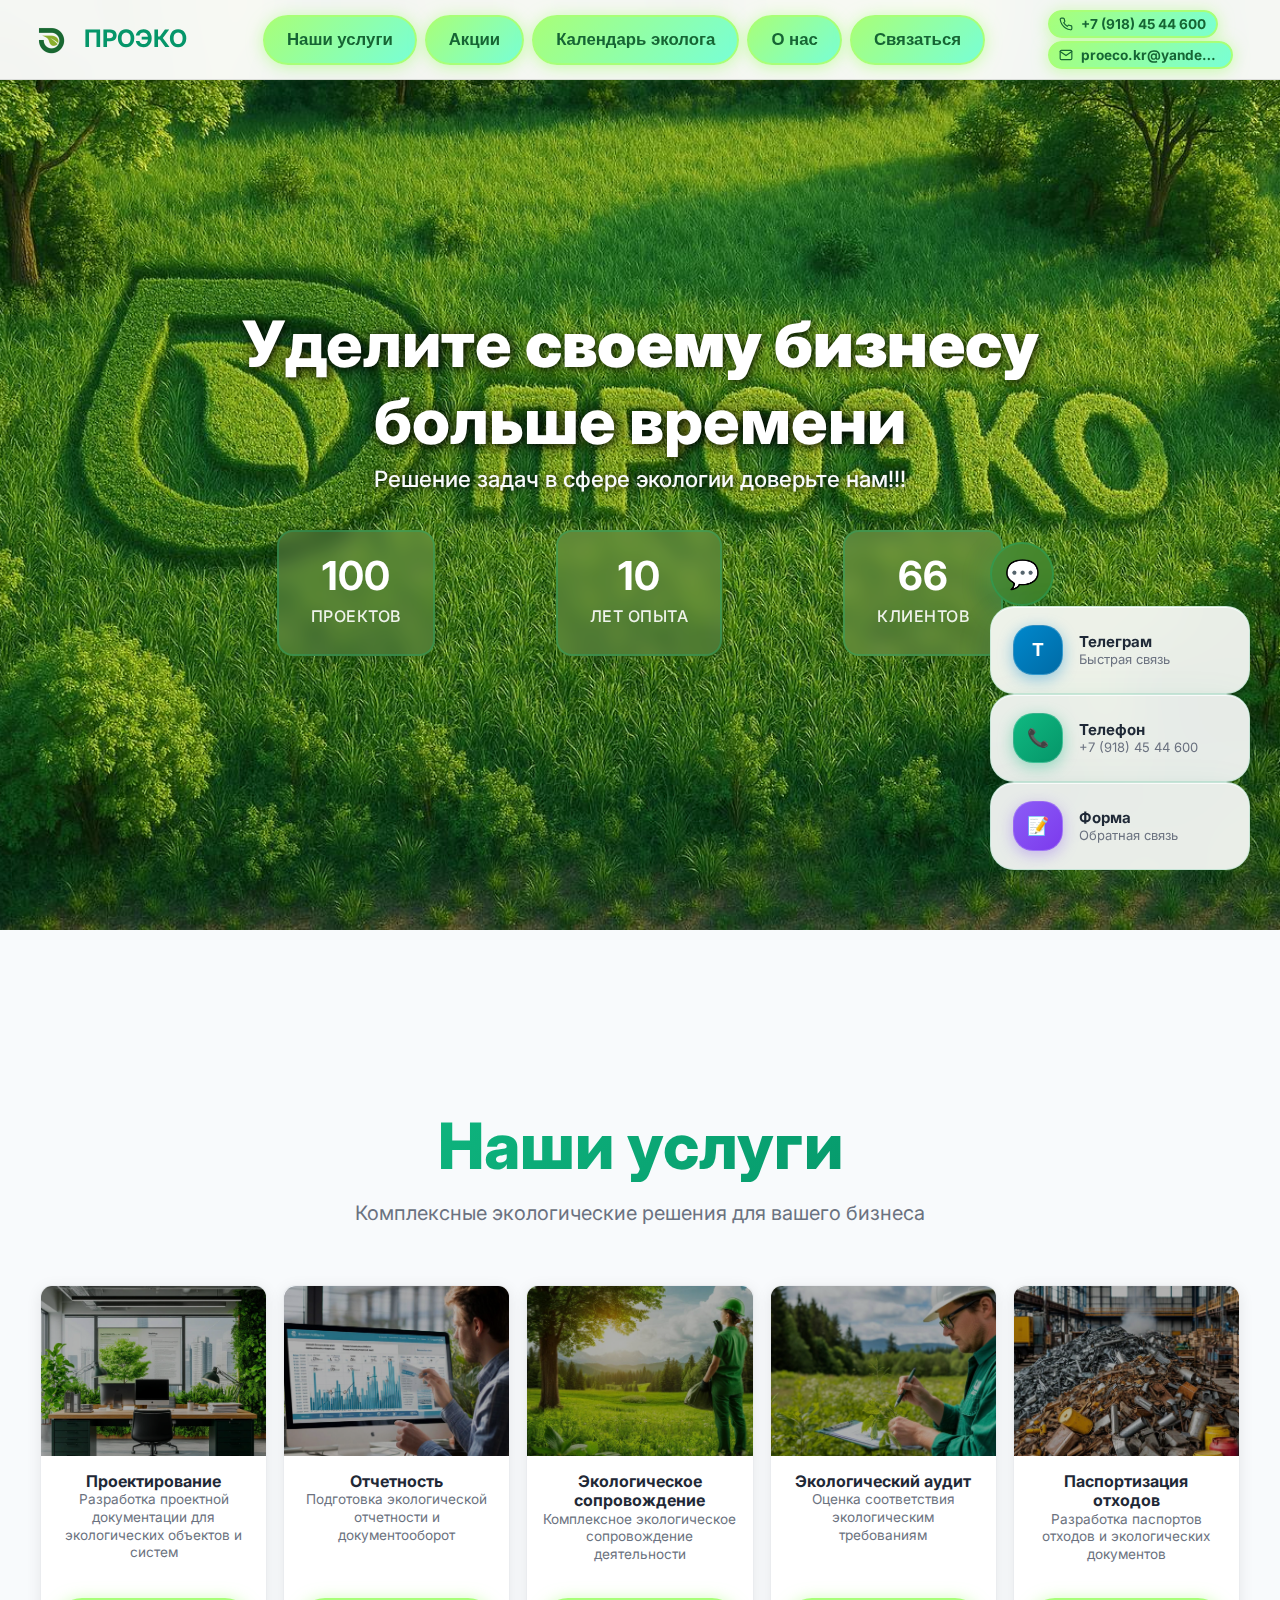
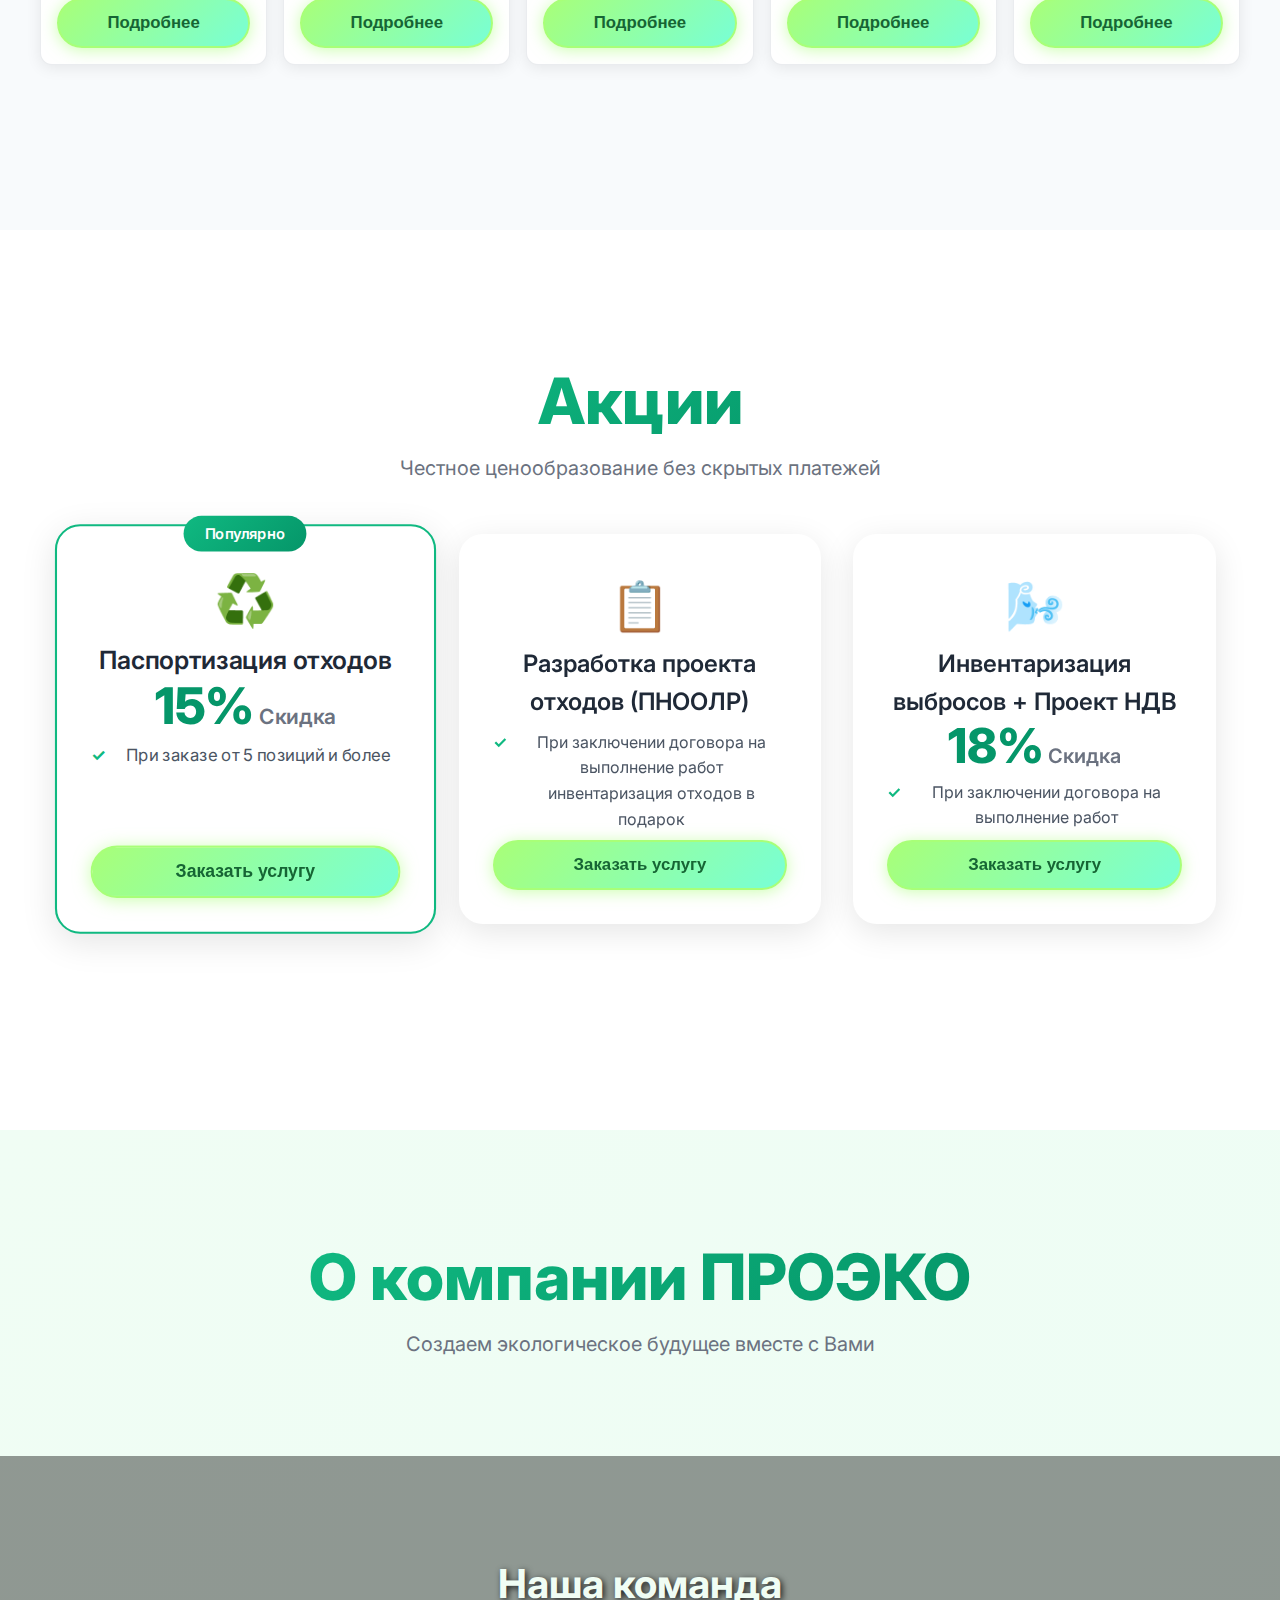
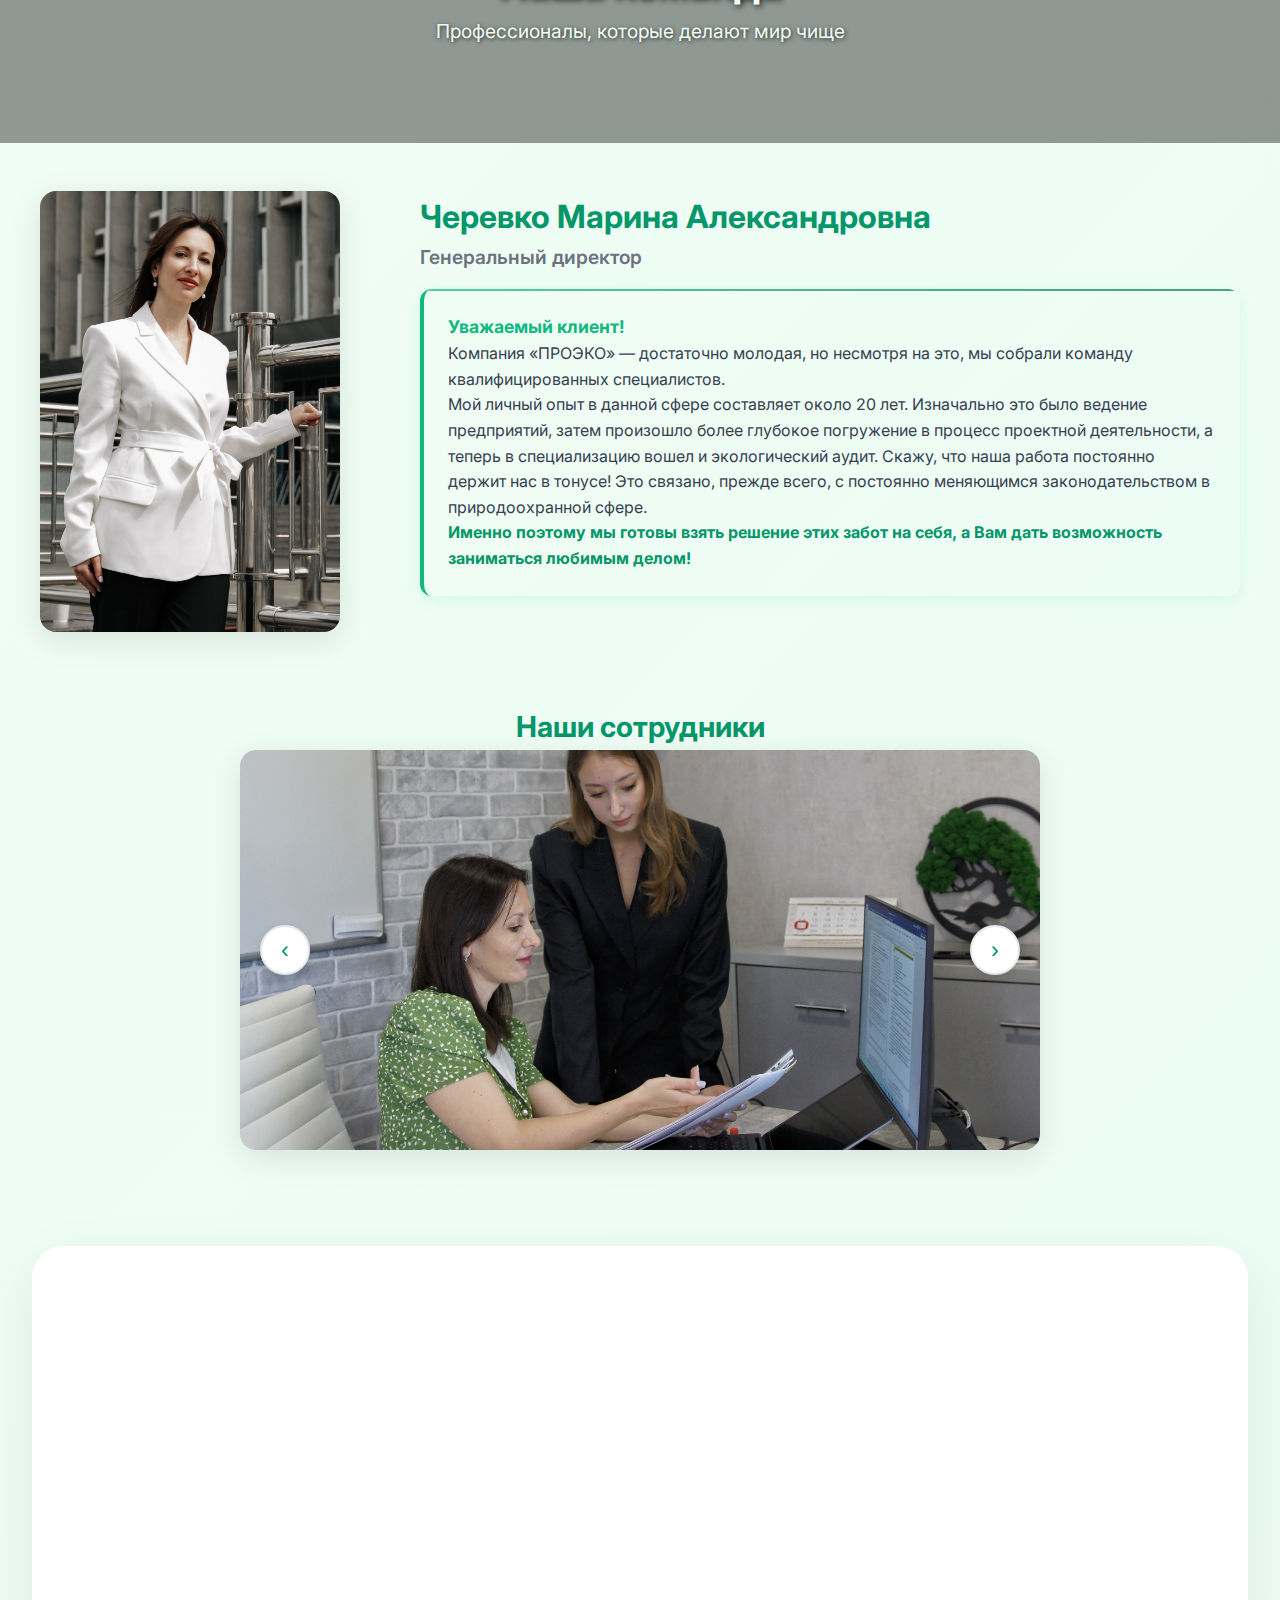
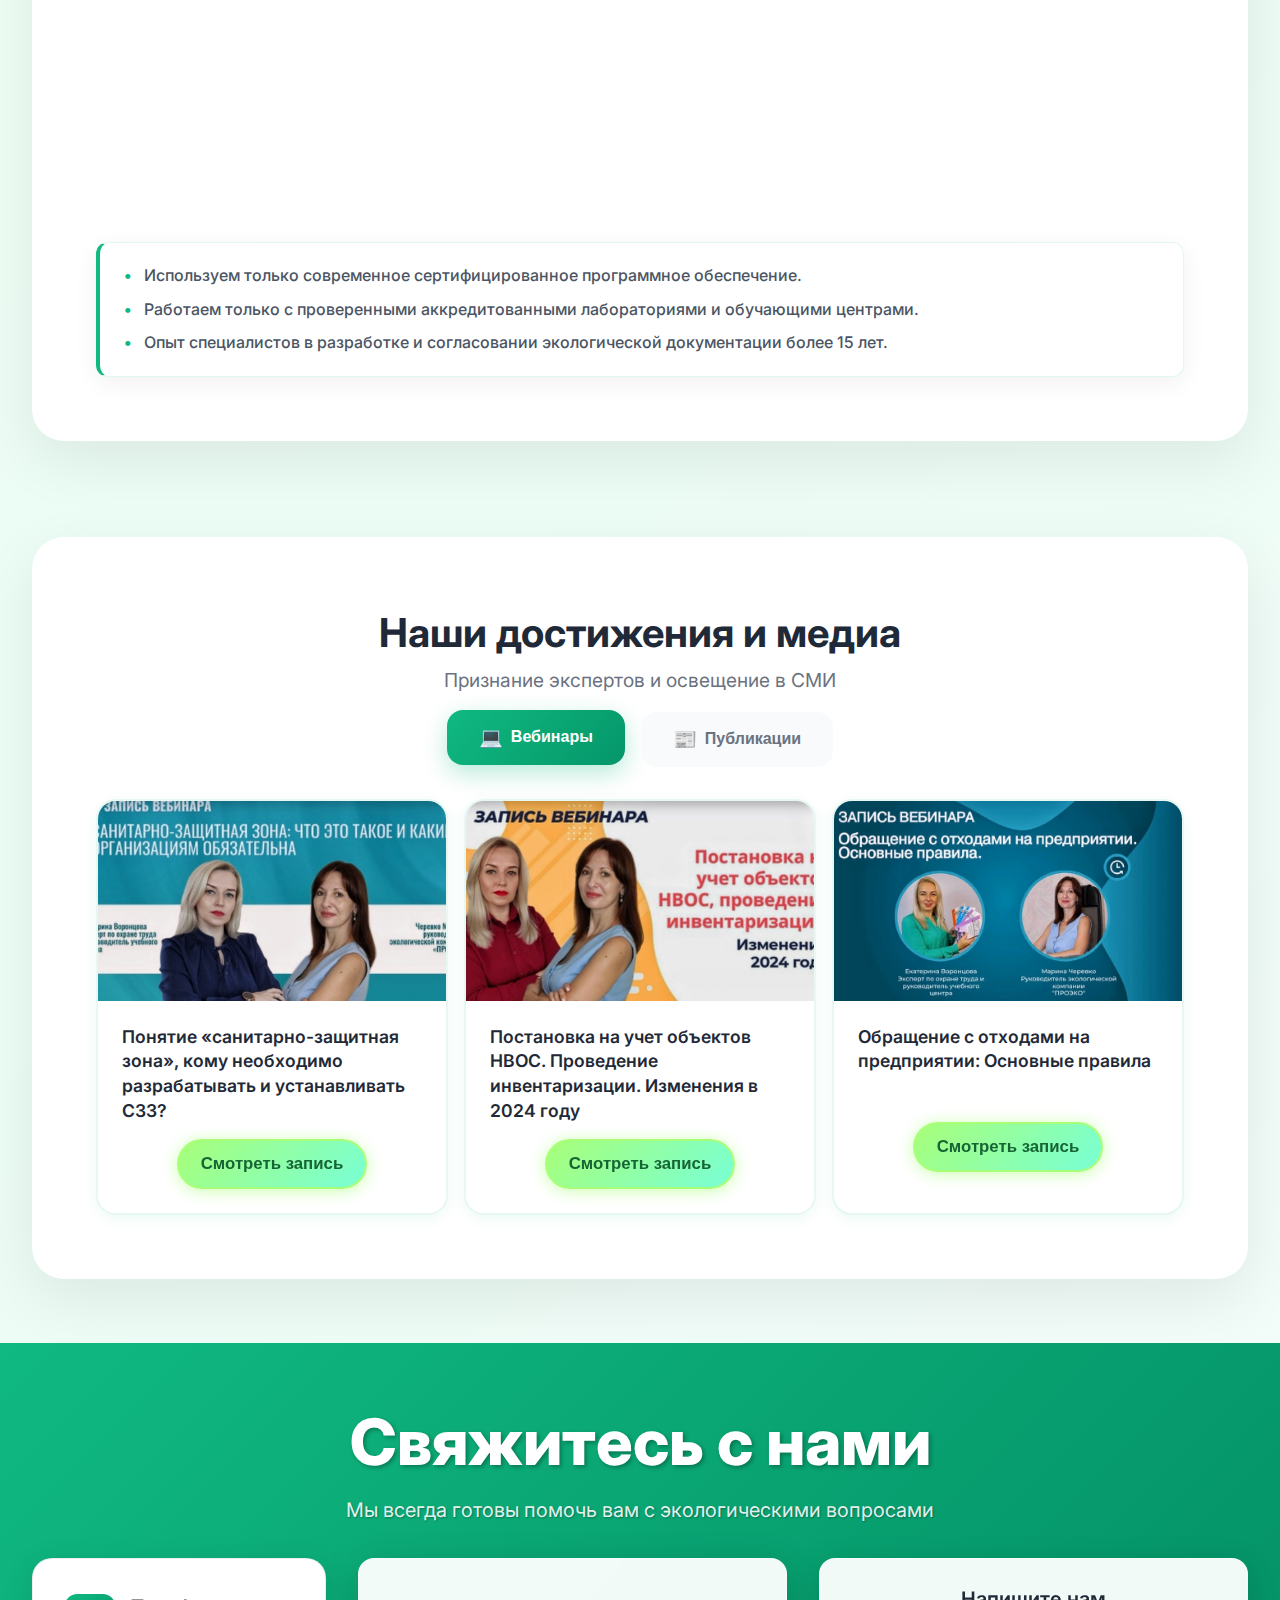
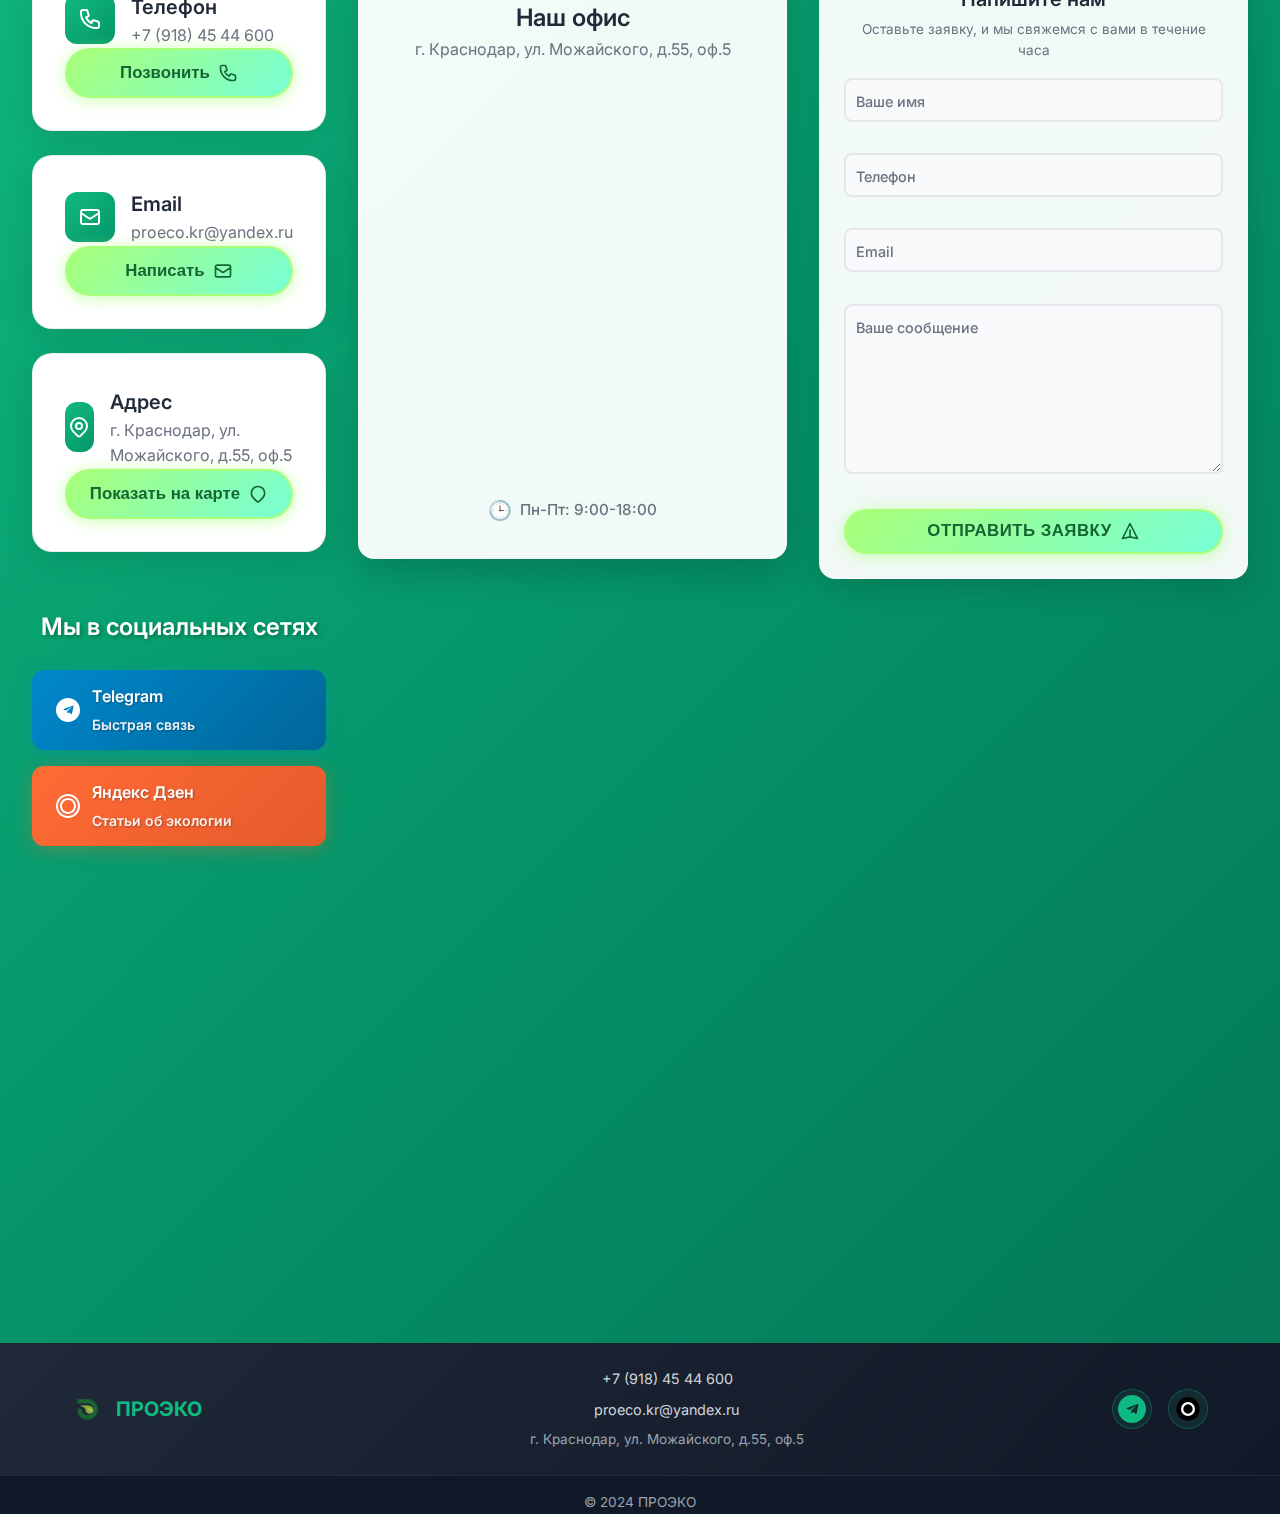
<file: index.html>
<!DOCTYPE html>
<html lang="ru">

<head>
    <meta charset="UTF-8">
    <meta name="viewport" content="width=device-width, initial-scale=1.0">
    <meta http-equiv="Cache-Control" content="no-cache, no-store, must-revalidate">
    <meta http-equiv="Pragma" content="no-cache">
    <meta http-equiv="Expires" content="0">
    <title>ПРОЭКО — Экологическая компания</title>
    <link rel="stylesheet" href="style.css?v=17">
    <link rel="stylesheet" href="services-cards.css">
    <link rel="stylesheet" href="mobile-background-control.css">
    <link rel="stylesheet" href="stats-horizontal.css">
    <link rel="stylesheet" href="mobile-hero-height.css">
    <link rel="stylesheet" href="mobile-stats-fix.css">
    <link rel="stylesheet" href="mobile-text-fix.css">
    <link rel="stylesheet" href="floating-contact.css">
    <link rel="stylesheet" href="buttons.css">
    <link rel="stylesheet" href="mobile-menu-fix.css">
    <link rel="stylesheet" href="contacts.css">
    <link rel="stylesheet" href="about.css">
    <link rel="stylesheet" href="nav-contacts.css">
    <link rel="stylesheet" href="prices-carousel.css">
    <link rel="stylesheet" href="mobile-modal-fix.css">
    <link rel="stylesheet" href="emergency-close-fix.css">
    <link rel="stylesheet" href="mobile-sections-spacing.css">
    <link rel="stylesheet" href="modal-fix-aggressive.css">
    <link rel="stylesheet" href="pricing-grid-fix.css">
    <link rel="stylesheet" href="mobile-prices-carousel.css">
    <link rel="stylesheet" href="mobile-team-carousel.css">
    <link rel="stylesheet" href="mobile-services-grid.css">
    <link rel="stylesheet" href="mobile-media-section.css">
    <link rel="stylesheet" href="mobile-contacts-fix.css">
    <link rel="preconnect" href="https://fonts.googleapis.com">
    <link rel="preconnect" href="https://fonts.gstatic.com" crossorigin>
    <link href="https://fonts.googleapis.com/css2?family=Inter:wght@300;400;500;600;700&display=swap" rel="stylesheet">

    <!-- СТИЛИ ДЛЯ СКРЫТИЯ НАВИГАЦИИ -->
    <style>
        .modern-nav {
            transition: transform 0.3s ease !important;
        }

        .modern-nav.nav-hidden {
            transform: translateY(-100%) !important;
        }

        /* ПРИНУДИТЕЛЬНЫЕ МОБИЛЬНЫЕ СТИЛИ ДЛЯ КАРТОЧЕК СТАТИСТИКИ */
        @media (max-width: 768px) {

            .stat-item,
            div.stat-item,
            .stats-grid .stat-item,
            .stats-container .stat-item {
                margin-top: 3rem !important;
                width: 48% !important;
                min-width: 160px !important;
                max-width: 200px !important;
                padding: 2rem 1.5rem !important;
                margin-bottom: 2rem !important;
                font-size: 1.1rem !important;
            }

            .stats-container,
            .stats-grid,
            div.stats-container,
            div.stats-grid {
                gap: 2rem !important;
                margin-top: 4rem !important;
                justify-content: center !important;
                display: flex !important;
                flex-wrap: wrap !important;
            }

            .stat-number {
                font-size: 2.5rem !important;
            }

            .stat-label {
                font-size: 1rem !important;
                margin-top: 0.5rem !important;
            }
        }

        /* ПРОЗРАЧНЫЙ ФОН ТОЛЬКО ДЛЯ КОНТЕЙНЕРА МОБИЛЬНОГО МЕНЮ */
        .mobile-menu {
            background: rgba(255, 255, 255, 0.1) !important;
            backdrop-filter: blur(20px) !important;
        }

        /* СТИЛИ КНОПОК СВЯЗИ И ПОЧТЫ КАК У КНОПОК НАВИГАЦИИ */
        .modern-nav .nav-contact .btn-compact,
        .nav-contact .btn-compact {
            background: linear-gradient(135deg, #10b981, #059669) !important;
            color: white !important;
            box-shadow: 0 4px 20px rgba(16, 185, 129, 0.3) !important;
        }

        .modern-nav .nav-contact .btn-compact:hover,
        .nav-contact .btn-compact:hover {
            background: linear-gradient(135deg, #059669, #047857) !important;
            color: white !important;
            transform: translateY(-2px) !important;
            box-shadow: 0 8px 30px rgba(16, 185, 129, 0.4) !important;
        }

        /* ПРИНУДИТЕЛЬНОЕ УПРАВЛЕНИЕ МОБИЛЬНЫМ МЕНЮ */
        .mobile-menu {
            display: none !important;
        }

        .mobile-menu.open {
            display: block !important;
            transform: translateY(0) !important;
            opacity: 1 !important;
            visibility: visible !important;
        }

        /* ИСПРАВЛЕНИЕ БЕЛОЙ ПОЛОСЫ СПРАВА НА МОБИЛЬНОЙ ВЕРСИИ */
        @media (max-width: 768px) {

            html,
            body {
                width: 100% !important;
                max-width: 100% !important;
                overflow-x: hidden !important;
                margin: 0 !important;
                padding: 0 !important;
            }

            .modern-nav {
                width: 100% !important;
                max-width: 100% !important;
                left: 0 !important;
                right: 0 !important;
                padding: 0 1rem !important;
                box-sizing: border-box !important;
            }

            .nav-brand {
                flex-shrink: 0 !important;
            }

            .hero-actions {
                flex: 1 !important;
                justify-content: center !important;
                gap: 0.5rem !important;
                flex-wrap: wrap !important;
            }

            .mobile-nav-contact {
                display: flex !important;
                flex-direction: row !important;
                gap: 0.5rem !important;
                align-items: center !important;
                justify-content: center !important;
                margin-right: 0.5rem !important;
                z-index: 1001 !important;
                position: relative !important;
            }

            /* Стили для кнопок в мобильных контактах */
            .mobile-nav-contact .btn.primary.btn-compact {
                background: linear-gradient(135deg, #a8ff78, #78ffd6) !important;
                color: #166534 !important;
                border: 2px solid #a8ff78 !important;
                box-shadow: 0 2px 16px #a8ff7899 !important;
                border-radius: 50px !important;
                font-weight: 700 !important;
                transition: all 0.3s cubic-bezier(0.4, 0, 0.2, 1) !important;
            }

            .mobile-nav-contact .btn.primary.btn-compact:hover {
                background: linear-gradient(135deg, #78ffd6, #a8ff78) !important;
                color: #166534 !important;
                border-color: #78ffd6 !important;
                box-shadow: 0 4px 32px #a8ff7855, 0 8px 25px #78ffd655 !important;
                transform: translateY(-2px) scale(1.05) !important;
            }

            /* ПРИНУДИТЕЛЬНОЕ ОТОБРАЖЕНИЕ МОБИЛЬНЫХ КОНТАКТОВ */
            @media (max-width: 768px) {
                .mobile-nav-contact {
                    display: flex !important;
                    visibility: visible !important;
                    opacity: 1 !important;
                }

                .mobile-nav-contact .btn.primary.btn-compact {
                    display: flex !important;
                    visibility: visible !important;
                    opacity: 1 !important;
                }
            }

            .mobile-nav-right {
                flex-shrink: 0 !important;
                margin-left: auto !important;
            }

            .nav-toggle {
                width: 30px !important;
                height: 30px !important;
                display: flex !important;
                flex-direction: column !important;
                justify-content: center !important;
                align-items: center !important;
                gap: 4px !important;
                cursor: pointer !important;
            }

            .nav-toggle span {
                width: 25px !important;
                height: 3px !important;
                background: #059669 !important;
                border-radius: 2px !important;
                transition: all 0.3s ease !important;
                display: block !important;
            }

            /* Анимация гамбургера в крестик */
            .nav-toggle.active span:nth-child(1) {
                transform: rotate(45deg) translate(5px, 5px) !important;
            }

            .nav-toggle.active span:nth-child(2) {
                opacity: 0 !important;
            }

            .nav-toggle.active span:nth-child(3) {
                transform: rotate(-45deg) translate(7px, -6px) !important;
            }

            /* Стили мобильного меню перенесены в mobile-menu-fix.css */

            /* ИСПРАВЛЕНИЕ КНОПОК "ЗАКАЗАТЬ УСЛУГУ" НА МОБИЛЬНОЙ ВЕРСИИ */
            .btn.primary.full-width {
                background: linear-gradient(135deg, #a8ff78, #78ffd6) !important;
                color: #166534 !important;
                border: 2px solid #a8ff78 !important;
                box-shadow: 0 2px 16px #a8ff7899 !important;
                border-radius: 50px !important;
                font-weight: 700 !important;
                transition: all 0.3s cubic-bezier(0.4, 0, 0.2, 1) !important;
            }

            .btn.primary.full-width:hover {
                background: linear-gradient(135deg, #78ffd6, #a8ff78) !important;
                color: #166534 !important;
                border-color: #78ffd6 !important;
                box-shadow: 0 4px 32px #a8ff7855, 0 8px 25px #78ffd655 !important;
                transform: translateY(-2px) scale(1.05) !important;
            }
        }
    </style>

    <!-- Принудительные стили для растягивания секции контактов -->
    <style>
        /* Растягиваем секцию контактов до футера */
        .contacts-section {
            background: linear-gradient(135deg, #10b981 0%, #059669 50%, #047857 100%) !important;
            background-image: linear-gradient(135deg, #10b981 0%, #059669 50%, #047857 100%) !important;
            background-color: #10b981 !important;
            min-height: calc(100vh - 200px) !important;
            margin-bottom: 0 !important;
            padding-bottom: 2rem !important;
            display: flex !important;
            flex-direction: column !important;
        }

        /* Убираем отступы у футера */
        .modern-footer {
            margin-top: 0 !important;
            padding-top: 0 !important;
            margin-bottom: 0 !important;
            padding-bottom: 0 !important;
        }

        /* Убираем отступы у всех элементов футера */
        .footer {
            margin: 0 !important;
            padding: 0 !important;
        }

        .footer-row {
            margin: 0 !important;
            padding: 1.5rem !important;
        }

        .footer-bottom-mini {
            margin: 0 !important;
            padding: 1rem 1.5rem !important;
        }

        /* Убираем отступы у всех элементов внутри футера */
        .footer * {
            margin-bottom: 0 !important;
        }

        /* Убираем отступы у последнего элемента футера */
        .footer>*:last-child {
            margin-bottom: 0 !important;
            padding-bottom: 0 !important;
        }

        /* Убираем все возможные отступы у последнего элемента */
        .contacts-container {
            margin-bottom: 0 !important;
        }

        /* Принудительно убираем все отступы */
        body .contacts-section,
        html .contacts-section,
        .section.contacts-section {
            margin-bottom: 0 !important;
            padding-bottom: 2rem !important;
            min-height: calc(200vh - 200px) !important;
        }

        /* Убираем отступы у всех элементов внутри секции */
        .contacts-section * {
            margin-bottom: 0 !important;
        }

        /* Убираем отступы у последнего элемента */
        .contacts-section>*:last-child {
            margin-bottom: 0 !important;
            padding-bottom: 0 !important;
        }

        /* Настраиваем body и main для flexbox */
        body {
            display: flex !important;
            flex-direction: column !important;
        }

        /* Принудительные стили для подвала */
        .footer-contacts-mini {
            text-align: center !important;
            margin-left: 0 !important;
            align-items: center !important;
            justify-content: center !important;
            transform: translateX(0) !important;
            flex: 1 !important;
        }

        .footer-social {
            margin-left: auto !important;
            margin-right: 0 !important;
            transform: translateX(0) !important;
        }

        /* Дополнительные принудительные стили */
        footer .footer-contacts-mini {
            text-align: center !important;
            margin-left: 25% !important;
            align-items: center !important;
            justify-content: center !important;
            transform: translateX(25%) !important;
        }

        footer .footer-social {
            margin-left: auto !important;
            margin-right: 20px !important;
            transform: translateX(20px) !important;
        }

        .modern-footer .footer-contacts-mini {
            text-align: center !important;
            margin-left: 25% !important;
            align-items: center !important;
            justify-content: center !important;
            transform: translateX(25%) !important;
        }

        .modern-footer .footer-social {
            margin-left: auto !important;
            margin-right: 20px !important;
            transform: translateX(20px) !important;
        }

        /* Максимальный приоритет для подвала */
        html body .modern-footer .footer-contacts-mini {
            text-align: center !important;
            margin-left: 25% !important;
            align-items: center !important;
            justify-content: center !important;
            transform: translateX(25%) !important;
            position: relative !important;
            left: 25% !important;
        }

        html body .modern-footer .footer-social {
            margin-left: auto !important;
            margin-right: 20px !important;
            transform: translateX(20px) !important;
            position: relative !important;
            right: 20px !important;
        }

        body {
            min-height: 100vh !important;
        }

        main {
            flex: 1 !important;
            display: flex !important;
            flex-direction: column !important;
        }

        /* Принудительно растягиваем секцию контактов */
        .contacts-section {
            flex: 1 !important;
            display: flex !important;
            flex-direction: column !important;
            justify-content: flex-start !important;
        }

        /* Убираем все возможные отступы между секцией и футером */
        main {
            margin-bottom: 0 !important;
            padding-bottom: 0 !important;
        }

        /* Убираем отступы у всех секций */
        .section {
            margin-bottom: 0 !important;
            padding-bottom: 0 !important;
        }

        /* Убираем отступы у всех элементов внутри main */
        main * {
            margin-bottom: 0 !important;
        }

        /* Убираем отступы у последнего элемента в main */
        main>*:last-child {
            margin-bottom: 0 !important;
            padding-bottom: 0 !important;
        }

        /* Принудительно убираем все отступы */
        body * {
            margin-bottom: 0 !important;
        }

        /* Убираем отступы у всех элементов */
        * {
            margin-bottom: 0 !important;
        }

        /* Позиция копирайта - настраивается здесь для мобильной версии */
        @media (max-width: 768px) {
            .footer-bottom-mini {
                display: flex !important;
                justify-content: center !important;
                align-items: center !important;
                text-align: center !important;
                width: 100% !important;
                padding: 1rem 2rem !important;
            }

            .footer-bottom-mini span {
                text-align: center !important;
                /* ← ЗДЕСЬ МЕНЯЙТЕ: left/center/right */
                margin: 0 auto !important;
                display: block !important;
                width: 100% !important;
                padding-left: 0 !important;
                /* ← ЗДЕСЬ МЕНЯЙТЕ: сдвиг вправо */
                transform: translateX(0) !important;
                /* ← ЗДЕСЬ МЕНЯЙТЕ: точная настройка */
            }
        }

        /* Принудительное центрирование контактов в подвале */
        .footer-contacts-center {
            margin-left: 0 !important;
            margin-right: 0 !important;
            align-items: center !important;
            text-align: center !important;
            display: flex !important;
            flex-direction: column !important;
            justify-content: center !important;
            flex: 1 !important;
        }

        /* Центрируем весь footer-row с помощью flexbox */
        .footer-row {
            display: flex !important;
            justify-content: space-between !important;
            align-items: center !important;
        }

        /* Логотип остается слева */
        .footer-logo-block {
            flex: 0 0 auto !important;
        }

        /* Контакты по центру */
        .footer-contacts-center {
            flex: 1 !important;
            display: flex !important;
            flex-direction: column !important;
            align-items: center !important;
            text-align: center !important;
        }

        /* Соцсети справа */
        .footer-social-right {
            flex: 0 0 auto !important;
        }
    </style>

    <!-- ПРИНУДИТЕЛЬНЫЕ СТИЛИ ДЛЯ МОБИЛЬНЫХ МОДАЛЬНЫХ ОКОН -->
    <style>
        @media (max-width: 600px) {

            /* МАКСИМАЛЬНЫЙ ПРИОРИТЕТ ДЛЯ КРЕСТИКА - ПОДНИМАЕМ ВЫШЕ */
            html body .service-modal .service-modal-content .service-modal-header .modal-close,
            html body .service-modal-header .modal-close.modal-header-btn.modal-close-btn,
            html body .service-modal-header .modal-close.modal-header-btn,
            html body .service-modal_header .modal-close,
            .service-modal .service-modal-content .service-modal-header .modal-close,
            .service-modal-header .modal-close.modal-header-btn.modal-close-btn,
            .service-modal-header .modal-close.modal-header-btn,
            .service-modal-header .modal-close {
                top: -5px !important;
                position: absolute !important;
                right: 20px !important;
                z-index: 25 !important;
                width: 50px !important;
                height: 50px !important;
                border-radius: 50% !important;
                color: #ef4444 !important;
                border: 1px solid rgba(239, 68, 68, 0.3) !important;
                background: rgba(255, 255, 255, 0.95) !important;
                display: flex !important;
                align-items: center !important;
                justify-content: center !important;
                font-size: 20px !important;
                font-weight: 600 !important;
                cursor: pointer !important;
                transition: all 0.3s ease !important;
                backdrop-filter: blur(10px) !important;
                box-shadow: 0 4px 12px rgba(0, 0, 0, 0.15) !important;
            }

            /* МАКСИМАЛЬНЫЙ ПРИОРИТЕТ ДЛЯ КНОПКИ НАЗАД - ПОДНИМАЕМ НА 10px */
            html body .service-modal .service-modal-content .service-modal-header #subserviceBackToListBtn,
            html body .service-modal_header #subserviceBackToListBtn.modal-header-btn,
            html body .service-modal_header #subserviceBackToListBtn,
            .service-modal .service-modal-content .service-modal-header #subserviceBackToListBtn,
            .service-modal-header #subserviceBackToListBtn.modal-header-btn,
            .service-modal-header #subserviceBackToListBtn,
            #subserviceBackToListBtn {
                top: 10px !important;
                position: absolute !important;
                right: 20px !important;
                z-index: 25 !important;
                width: 75px !important;
                height: 50px !important;
                border-radius: 25px !important;
                color: #10b981 !important;
                border: 1px solid rgba(16, 185, 129, 0.3) !important;
                background: rgba(255, 255, 255, 0.95) !important;
                display: flex !important;
                align-items: center !important;
                justify-content: center !important;
                font-size: 13px !important;
                font-weight: 600 !important;
                cursor: pointer !important;
                transition: all 0.3s ease !important;
                backdrop-filter: blur(10px) !important;
                box-shadow: 0 4px 12px rgba(0, 0, 0, 0.15) !important;
                padding: 0 10px !important;
                min-width: 75px !important;
                max-width: 75px !important;
            }
        }

        /* ИСПРАВЛЕНИЕ БЕЛОЙ ПОЛОСЫ МЕЖДУ HERO И SERVICES */
        #hero-container {
            margin: 0 !important;
            padding: 0 !important;
            margin-bottom: 0 !important;
            padding-bottom: 0 !important;
        }

        .hero-section {
            margin-bottom: 0 !important;
            padding-bottom: 0 !important;
        }

        #services,
        .services-section {
            margin-top: 0 !important;
            padding-top: 2rem !important;
        }

        .main-content {
            margin: 0 !important;
            padding: 0 !important;
        }

        /* Для мобильной версии - УСИЛЕННЫЕ СТИЛИ */
        @media (max-width: 768px) {

            /* Убираем ВСЕ отступы у hero контейнера на мобильных */
            #hero-container,
            div#hero-container {
                margin: 0 !important;
                padding: 0 !important;
                margin-bottom: 0 !important;
                padding-bottom: 0 !important;
                border-bottom: none !important;
            }

            /* Убираем отступы у hero секции внутри контейнера */
            #hero-container .hero-section,
            #hero-container section,
            .hero-section {
                margin: 0 !important;
                padding: 0 !important;
                margin-bottom: 0 !important;
                padding-bottom: 0 !important;
                border-bottom: none !important;
            }

            /* Принудительно убираем отступы у services */
            #services,
            .services-section,
            section#services,
            section.services-section {
                margin-top: 0 !important;
                padding-top: 3rem !important;
                border-top: none !important;
            }

            /* Дополнительный отступ для заголовка секции услуг */
            #services .section-header,
            .services-section .section-header {
                padding-top: 1rem !important;
                margin-top: 1rem !important;
            }

            /* КОНТЕЙНЕР ДЛЯ КАРУСЕЛИ УСЛУГ С НАВИГАЦИЕЙ */
            #services .services-carousel-container {
                position: relative !important;
                width: 100% !important;
                margin: 1.5rem 0 !important;
            }

            /* ГОРИЗОНТАЛЬНАЯ ПРОКРУТКА КАРТОЧЕК УСЛУГ С ПРАВИЛЬНЫМ ЦЕНТРИРОВАНИЕМ */
            #services div[style*="grid-template-columns"] {
                display: flex !important;
                overflow-x: auto !important;
                scroll-snap-type: x mandatory !important;
                gap: 1.5rem !important;
                padding: 1rem calc(50vw - 140px) !important;
                /* Центрирование первой карточки */
                margin: 0 !important;
                -webkit-overflow-scrolling: touch !important;
                scrollbar-width: none !important;
                -ms-overflow-style: none !important;
                scroll-behavior: smooth !important;
            }

            /* Скрываем скроллбар в WebKit браузерах */
            #services div[style*="grid-template-columns"]::-webkit-scrollbar {
                display: none !important;
            }

            /* Карточки услуг - фиксированная ширина с центрированием */
            #services .service-card-animated {
                flex: 0 0 280px !important;
                scroll-snap-align: center !important;
                margin: 0 !important;
            }

            /* СТРЕЛОЧКИ НАВИГАЦИИ - СТИЛЬ КАК У КАРУСЕЛИ КОМАНДЫ С ЗЕЛЕНЫМ КОНТУРОМ */
            .services-nav-arrow {
                position: absolute !important;
                top: 50% !important;
                transform: translateY(-50%) !important;
                background: rgba(255, 255, 255, 0.9) !important;
                border: 1px solid #059669 !important;
                /* Тонкий зеленый контур */
                width: 50px !important;
                height: 50px !important;
                border-radius: 50% !important;
                font-size: 1.5rem !important;
                color: #059669 !important;
                cursor: pointer !important;
                transition: all 0.3s ease !important;
                z-index: 10 !important;
                display: flex !important;
                align-items: center !important;
                justify-content: center !important;
            }

            .services-nav-arrow:hover {
                background: rgba(255, 255, 255, 1) !important;
                transform: translateY(-50%) scale(1.1) !important;
            }

            .services-nav-arrow.prev {
                left: 20px !important;
            }

            .services-nav-arrow.next {
                right: 20px !important;
            }

            /* Скрытие стрелок */
            .services-nav-arrow.hidden {
                opacity: 0 !important;
                pointer-events: none !important;
                transform: translateY(-50%) scale(0.8) !important;
            }

            /* Показываем стрелочки только на мобильной версии */
            .services-nav-arrow {
                display: flex !important;
            }

            /* Скрытие стрелок услуг */
            .services-nav-arrow.hidden {
                opacity: 0 !important;
                pointer-events: none !important;
                transform: translateY(-50%) scale(0.8) !important;
            }
        }

        /* Скрываем стрелочки на десктопе */
        @media (min-width: 769px) {
            .services-nav-arrow {
                display: none !important;
            }

            /* Убираем отступы у main-content */
            .main-content,
            main.main-content {
                margin: 0 !important;
                padding: 0 !important;
                gap: 0 !important;
            }

            /* Убираем отступы у всех дочерних элементов main */
            .main-content>*,
            main.main-content>* {
                margin-top: 0 !important;
                margin-bottom: 0 !important;
            }
        }
    </style>
</head>

<body>
    <!-- Якоря для навигации удалены для избежания конфликтов ID -->

    <!-- Навигация -->
    <!-- Современная навигация -->
    <nav class="modern-nav" id="modernNav">
        <div class="nav-brand" onclick="scrollToTop()" style="cursor: pointer;">
            <img src="images/log.png" alt="ПРОЭКО" class="nav-logo">
            <span class="nav-title">ПРОЭКО</span>
        </div>
        <div class="hero-actions animate-slide-up">
            <button class="btn primary" onclick="scrollToSection('services')">Наши услуги</button>
            <button class="btn primary" onclick="scrollToSection('prices')">Акции</button>
            <button class="btn primary" id="calendarBtn" type="button"
                onclick="scrollToSection('hero-container')">Календарь
                эколога</button>
            <button class="btn primary" onclick="scrollToSection('about')">О нас</button>
            <button class="btn primary" onclick="scrollToSection('contacts')">Связаться</button>
        </div>
        <div class="nav-right">
            <div class="nav-contact nav-contact-compact"
                style="display: flex !important; flex-direction: column !important; gap: 0.15rem !important; align-items: flex-start !important; margin-left: 2rem !important; justify-content: center !important; height: 100% !important;">
                <!-- Телефон -->
                <a href="tel:7 (918) 45 44 600" class="btn primary btn-compact"
                    style="white-space: nowrap; min-width: 0; padding: 0.25rem 0.6rem; font-size: 0.75rem; height: 28px; display: flex; align-items: center;">
                    <svg width="14" height="14" viewBox="0 0 24 24" fill="none" stroke="currentColor" stroke-width="2"
                        stroke-linecap="round" stroke-linejoin="round">
                        <path
                            d="M22 16.92v3a2 2 0 0 1-2.18 2 19.79 19.79 0 0 1-8.63-3.07 19.5 19.5 0 0 1-6-6 19.79 19.79 0 0 1-3.07-8.67A2 2 0 0 1 4.11 2h3a2 2 0 0 1 2 1.72 12.84 12.84 0 0 0 .7 2.81 2 2 0 0 1-.45 2.11L8.09 9.91a16 16 0 0 0 6 6l1.27-1.27a2 2 0 0 1 2.11-.45 12.84 12.84 0 0 0 2.81.7A2 2 0 0 1 22 16.92z">
                        </path>
                    </svg>
                    <span class="contact-text">+7 (918) 45 44 600</span>
                </a>

                <!-- Email -->
                <a href="mailto:proeco.kr@yandex.ru" class="btn primary btn-compact"
                    style="white-space: nowrap; min-width: 0; padding: 0.25rem 0.6rem; font-size: 0.75rem; height: 28px; display: flex; align-items: center;">
                    <svg width="14" height="14" viewBox="0 0 24 24" fill="none" stroke="currentColor" stroke-width="2"
                        stroke-linecap="round" stroke-linejoin="round">
                        <path d="M4 4h16c1.1 0 2 .9 2 2v12c0 1.1-.9 2-2 2H4c-1.1 0-2-.9-2-2V6c0-1.1.9-2 2-2z">
                        </path>
                        <polyline points="22,6 12,13 2,6"></polyline>
                    </svg>
                    <span class="contact-text">proeco.kr@yandex.ru</span>
                </a>
            </div>

        </div>

        <!-- Контактные кнопки в центре мобильной шапки -->
        <div class="mobile-nav-contact">
            <!-- Телефон -->
            <a href="tel:7 (918) 45 44 600" class="btn primary btn-compact"
                style="white-space: nowrap; min-width: 0; padding: 0.25rem 0.6rem; font-size: 0.75rem; height: 28px; display: flex; align-items: center;">
                <svg width="14" height="14" viewBox="0 0 24 24" fill="none" stroke="currentColor" stroke-width="2"
                    stroke-linecap="round" stroke-linejoin="round">
                    <path
                        d="M22 16.92v3a2 2 0 0 1-2.18 2 19.79 19.79 0 0 1-8.63-3.07 19.5 19.5 0 0 1-6-6 19.79 19.79 0 0 1-3.07-8.67A2 2 0 0 1 4.11 2h3a2 2 0 0 1 2 1.72 12.84 12.84 0 0 0 .7 2.81 2 2 0 0 1-.45 2.11L8.09 9.91a16 16 0 0 0 6 6l1.27-1.27a2 2 0 0 1 2.11-.45 12.84 12.84 0 0 0 2.81.7A2 2 0 0 1 22 16.92z">
                    </path>
                </svg>
                <span class="contact-text">+7 (918) 45 44 600</span>
            </a>

            <!-- Email -->
            <a href="mailto:proeco.kr@yandex.ru" class="btn primary btn-compact"
                style="white-space: nowrap; min-width: 0; padding: 0.25rem 0.6rem; font-size: 0.75rem; height: 28px; display: flex; align-items: center;">
                <svg width="14" height="14" viewBox="0 0 24 24" fill="none" stroke="currentColor" stroke-width="2"
                    stroke-linecap="round" stroke-linejoin="round">
                    <path d="M4 4h16c1.1 0 2 .9 2 2v12c0 1.1-.9 2-2 2H4c-1.1 0-2-.9-2-2V6c0-1.1.9-2 2-2z">
                    </path>
                    <polyline points="22,6 12,13 2,6"></polyline>
                </svg>
                <span class="contact-text">info@proeco.ru</span>
            </a>
        </div>

        <!-- Гамбургер меню справа -->
        <div class="mobile-nav-right">
            <div class="nav-toggle" id="navToggle">
                <span></span>
                <span></span>
                <span></span>
            </div>
        </div>
    </nav>

    <!-- Мобильное меню для дополнительных опций -->
    <div class="mobile-menu" id="mobileMenu">
        <div class="mobile-menu-items">
            <a href="#" class="mobile-menu-item" onclick="scrollToSection('services'); closeMobileMenu();">Наши
                услуги</a>
            <a href="#" class="mobile-menu-item" onclick="scrollToSection('prices'); closeMobileMenu();">Акции</a>
            <a href="#" class="mobile-menu-item"
                onclick="scrollToSection('hero-container'); closeMobileMenu();">Календарь эколога</a>
            <a href="#" class="mobile-menu-item" onclick="scrollToSection('about'); closeMobileMenu();">О компании</a>
            <a href="#" class="mobile-menu-item" onclick="scrollToSection('contacts'); closeMobileMenu();">Связаться</a>
        </div>
    </div>

    <!-- Индикатор прогресса прокрутки -->
    <div class="scroll-progress" id="scrollProgress"></div>

    <!-- Основной контент -->
    <main class="main-content">
        <!-- Главная секция -->
        <div id="hero-container"></div>

        <!-- Секция услуг -->
        <section id="services" class="section services-section">
            <div class="section-header">
                <h2 class="section-title">Наши услуги</h2>
                <p class="section-subtitle">Комплексные экологические решения для вашего бизнеса</p>
            </div>

            <!-- Контейнер карусели с навигацией (только для мобильной версии) -->
            <div class="services-carousel-container" style="position: relative;">
                <!-- Стрелочки навигации (скрыты на десктопе) -->
                <button class="services-nav-arrow prev" onclick="scrollServicesCarousel('prev')"
                    style="display: none;">‹</button>
                <button class="services-nav-arrow next" onclick="scrollServicesCarousel('next')"
                    style="display: none;">›</button>

                <div id="services-grid"
                    style="display: grid; grid-template-columns: repeat(5, 1fr); gap: 1rem; margin: 1.5rem 0; width: 100%; padding: 0; box-sizing: border-box;">
                    <!-- 1. Проектирование -->
                    <div class="service-card-animated"
                        style="background: white; border-radius: 12px; padding: 0; text-align: center; box-shadow: 0 3px 15px rgba(0, 0, 0, 0.08); transition: all 0.4s cubic-bezier(0.4, 0, 0.2, 1); border: 1px solid rgba(229, 231, 235, 0.8); height: 320px; display: flex; flex-direction: column; overflow: hidden; cursor: pointer;"
                        onmouseover="this.style.transform='translateY(-8px) scale(1.02)'; this.style.boxShadow='0 20px 40px rgba(16, 185, 129, 0.2)'; this.style.borderColor='rgba(16, 185, 129, 0.3)'; this.querySelector('.image-overlay').style.background='rgba(0, 0, 0, 0.1)'; this.querySelector('.service-button').style.background='linear-gradient(135deg, #059669, #047857)'; this.querySelector('.service-button').style.transform='translateY(-2px)';"
                        onmouseout="this.style.transform='translateY(0) scale(1)'; this.style.boxShadow='0 3px 15px rgba(0, 0, 0, 0.08)'; this.style.borderColor='rgba(229, 231, 235, 0.8)'; this.querySelector('.image-overlay').style.background='rgba(0, 0, 0, 0.3)'; this.querySelector('.service-button').style.background='linear-gradient(135deg, #10b981, #059669)'; this.querySelector('.service-button').style.transform='translateY(0)';"
                        onclick="openServiceModal('design')">
                        <!-- Верхняя часть с фоновым изображением -->
                        <div
                            style="height: 50%; background: url('images/1.jpg') center/cover no-repeat; position: relative; transition: all 0.3s ease;">
                            <div class="image-overlay"
                                style="position: absolute; top: 0; left: 0; right: 0; bottom: 0; background: rgba(0, 0, 0, 0.3); border-radius: 12px 12px 0 0; transition: all 0.3s ease;">
                            </div>
                        </div>
                        <!-- Нижняя часть с текстом -->
                        <div style="height: 50%; padding: 1rem; display: flex; flex-direction: column;">
                            <div style="flex: 1; display: flex; flex-direction: column;">
                                <h3
                                    style="font-size: 1rem; font-weight: 700; color: #1f2937; margin-bottom: 0.5rem; line-height: 1.2; transition: color 0.3s ease;">
                                    Проектирование</h3>
                                <p
                                    style="color: #6b7280; font-size: 0.85rem; line-height: 1.3; margin-bottom: 0.8rem; transition: color 0.3s ease; flex: 1;">
                                    Разработка проектной документации для экологических объектов и систем</p>
                            </div>
                            <button class="service-button"
                                style="background: linear-gradient(135deg, #10b981, #059669); color: white; border: none; padding: 0.6rem 1rem; border-radius: 8px; font-size: 0.8rem; font-weight: 600; cursor: pointer; width: 100%; transition: all 0.3s ease; margin-top: auto;">
                                Подробнее</button>
                        </div>
                    </div>

                    <!-- 2. Отчетность -->
                    <div class="service-card-animated"
                        style="background: white; border-radius: 12px; padding: 0; text-align: center; box-shadow: 0 3px 15px rgba(0, 0, 0, 0.08); transition: all 0.4s cubic-bezier(0.4, 0, 0.2, 1); border: 1px solid rgba(229, 231, 235, 0.8); height: 320px; display: flex; flex-direction: column; overflow: hidden; cursor: pointer;"
                        onmouseover="this.style.transform='translateY(-8px) scale(1.02)'; this.style.boxShadow='0 20px 40px rgba(16, 185, 129, 0.2)'; this.style.borderColor='rgba(16, 185, 129, 0.3)'; this.querySelector('.image-overlay').style.background='rgba(0, 0, 0, 0.1)'; this.querySelector('.service-button').style.background='linear-gradient(135deg, #059669, #047857)'; this.querySelector('.service-button').style.transform='translateY(-2px)';"
                        onmouseout="this.style.transform='translateY(0) scale(1)'; this.style.boxShadow='0 3px 15px rgba(0, 0, 0, 0.08)'; this.style.borderColor='rgba(229, 231, 235, 0.8)'; this.querySelector('.image-overlay').style.background='rgba(0, 0, 0, 0.3)'; this.querySelector('.service-button').style.background='linear-gradient(135deg, #10b981, #059669)'; this.querySelector('.service-button').style.transform='translateY(0)';"
                        onclick="openServiceModal('reporting')">
                        <!-- Верхняя часть с фоновым изображением -->
                        <div
                            style="height: 50%; background: url('images/2.jpg') center/cover no-repeat; position: relative; transition: all 0.3s ease;">
                            <div class="image-overlay"
                                style="position: absolute; top: 0; left: 0; right: 0; bottom: 0; background: rgba(0, 0, 0, 0.3); border-radius: 12px 12px 0 0; transition: all 0.3s ease;">
                            </div>
                        </div>
                        <!-- Нижняя часть с текстом -->
                        <div style="height: 50%; padding: 1rem; display: flex; flex-direction: column;">
                            <div style="flex: 1; display: flex; flex-direction: column;">
                                <h3
                                    style="font-size: 1rem; font-weight: 700; color: #1f2937; margin-bottom: 0.5rem; line-height: 1.2; transition: color 0.3s ease;">
                                    Отчетность</h3>
                                <p
                                    style="color: #6b7280; font-size: 0.85rem; line-height: 1.3; margin-bottom: 0.8rem; transition: color 0.3s ease; flex: 1;">
                                    Подготовка экологической отчетности и документооборот</p>
                            </div>
                            <button class="service-button"
                                style="background: linear-gradient(135deg, #10b981, #059669); color: white; border: none; padding: 0.6rem 1rem; border-radius: 8px; font-size: 0.8rem; font-weight: 600; cursor: pointer; width: 100%; transition: all 0.3s ease; margin-top: auto;">
                                Подробнее</button>
                        </div>
                    </div>

                    <!-- 3. Экологическое сопровождение -->
                    <div class="service-card-animated"
                        style="background: white; border-radius: 12px; padding: 0; text-align: center; box-shadow: 0 3px 15px rgba(0, 0, 0, 0.08); transition: all 0.4s cubic-bezier(0.4, 0, 0.2, 1); border: 1px solid rgba(229, 231, 235, 0.8); height: 320px; display: flex; flex-direction: column; overflow: hidden; cursor: pointer;"
                        onmouseover="this.style.transform='translateY(-8px) scale(1.02)'; this.style.boxShadow='0 20px 40px rgba(16, 185, 129, 0.2)'; this.style.borderColor='rgba(16, 185, 129, 0.3)'; this.querySelector('.image-overlay').style.background='rgba(0, 0, 0, 0.1)'; this.querySelector('.service-button').style.background='linear-gradient(135deg, #059669, #047857)'; this.querySelector('.service-button').style.transform='translateY(-2px)';"
                        onmouseout="this.style.transform='translateY(0) scale(1)'; this.style.boxShadow='0 3px 15px rgba(0, 0, 0, 0.08)'; this.style.borderColor='rgba(229, 231, 235, 0.8)'; this.querySelector('.image-overlay').style.background='rgba(0, 0, 0, 0.3)'; this.querySelector('.service-button').style.background='linear-gradient(135deg, #10b981, #059669)'; this.querySelector('.service-button').style.transform='translateY(0)';"
                        onclick="openServiceModal('support')">
                        <!-- Верхняя часть с фоновым изображением -->
                        <div
                            style="height: 50%; background: url('images/3.jpg') center/cover no-repeat; position: relative; transition: all 0.3s ease;">
                            <div class="image-overlay"
                                style="position: absolute; top: 0; left: 0; right: 0; bottom: 0; background: rgba(0, 0, 0, 0.3); border-radius: 12px 12px 0 0; transition: all 0.3s ease;">
                            </div>
                        </div>
                        <!-- Нижняя часть с текстом -->
                        <div style="height: 50%; padding: 1rem; display: flex; flex-direction: column;">
                            <div style="flex: 1; display: flex; flex-direction: column;">
                                <h3
                                    style="font-size: 1rem; font-weight: 700; color: #1f2937; margin-bottom: 0.5rem; line-height: 1.2; transition: color 0.3s ease;">
                                    Экологическое сопровождение</h3>
                                <p
                                    style="color: #6b7280; font-size: 0.85rem; line-height: 1.3; margin-bottom: 0.8rem; transition: color 0.3s ease; flex: 1;">
                                    Комплексное экологическое сопровождение деятельности</p>
                            </div>
                            <button class="service-button"
                                style="background: linear-gradient(135deg, #10b981, #059669); color: white; border: none; padding: 0.6rem 1rem; border-radius: 8px; font-size: 0.8rem; font-weight: 600; cursor: pointer; width: 100%; transition: all 0.3s ease; margin-top: auto;">
                                Подробнее</button>
                        </div>
                    </div>

                    <!-- 4. Экологический аудит -->
                    <div class="service-card-animated"
                        style="background: white; border-radius: 12px; padding: 0; text-align: center; box-shadow: 0 3px 15px rgba(0, 0, 0, 0.08); transition: all 0.4s cubic-bezier(0.4, 0, 0.2, 1); border: 1px solid rgba(229, 231, 235, 0.8); height: 320px; display: flex; flex-direction: column; overflow: hidden; cursor: pointer;"
                        onmouseover="this.style.transform='translateY(-8px) scale(1.02)'; this.style.boxShadow='0 20px 40px rgba(16, 185, 129, 0.2)'; this.style.borderColor='rgba(16, 185, 129, 0.3)'; this.querySelector('.image-overlay').style.background='rgba(0, 0, 0, 0.1)'; this.querySelector('.service-button').style.background='linear-gradient(135deg, #059669, #047857)'; this.querySelector('.service-button').style.transform='translateY(-2px)';"
                        onmouseout="this.style.transform='translateY(0) scale(1)'; this.style.boxShadow='0 3px 15px rgba(0, 0, 0, 0.08)'; this.style.borderColor='rgba(229, 231, 235, 0.8)'; this.querySelector('.image-overlay').style.background='rgba(0, 0, 0, 0.3)'; this.querySelector('.service-button').style.background='linear-gradient(135deg, #10b981, #059669)'; this.querySelector('.service-button').style.transform='translateY(0)';"
                        onclick="openServiceModal('audit')">
                        <!-- Верхняя часть с фоновым изображением -->
                        <div
                            style="height: 50%; background: url('images/4.jpg') center/cover no-repeat; position: relative; transition: all 0.3s ease;">
                            <div class="image-overlay"
                                style="position: absolute; top: 0; left: 0; right: 0; bottom: 0; background: rgba(0, 0, 0, 0.3); border-radius: 12px 12px 0 0; transition: all 0.3s ease;">
                            </div>
                        </div>
                        <!-- Нижняя часть с текстом -->
                        <div style="height: 50%; padding: 1rem; display: flex; flex-direction: column;">
                            <div style="flex: 1; display: flex; flex-direction: column;">
                                <h3
                                    style="font-size: 1rem; font-weight: 700; color: #1f2937; margin-bottom: 0.5rem; line-height: 1.2; transition: color 0.3s ease;">
                                    Экологический аудит</h3>
                                <p
                                    style="color: #6b7280; font-size: 0.85rem; line-height: 1.3; margin-bottom: 0.8rem; transition: color 0.3s ease; flex: 1;">
                                    Оценка соответствия экологическим требованиям</p>
                            </div>
                            <button class="service-button"
                                style="background: linear-gradient(135deg, #10b981, #059669); color: white; border: none; padding: 0.6rem 1rem; border-radius: 8px; font-size: 0.8rem; font-weight: 600; cursor: pointer; width: 100%; transition: all 0.3s ease; margin-top: auto;">
                                Подробнее</button>
                        </div>
                    </div>

                    <!-- 5. Паспортизация отходов -->
                    <div class="service-card-animated"
                        style="background: white; border-radius: 12px; padding: 0; text-align: center; box-shadow: 0 3px 15px rgba(0, 0, 0, 0.08); transition: all 0.4s cubic-bezier(0.4, 0, 0.2, 1); border: 1px solid rgba(229, 231, 235, 0.8); height: 320px; display: flex; flex-direction: column; overflow: hidden; cursor: pointer;"
                        onmouseover="this.style.transform='translateY(-8px) scale(1.02)'; this.style.boxShadow='0 20px 40px rgba(16, 185, 129, 0.2)'; this.style.borderColor='rgba(16, 185, 129, 0.3)'; this.querySelector('.image-overlay').style.background='rgba(0, 0, 0, 0.1)'; this.querySelector('.service-button').style.background='linear-gradient(135deg, #059669, #047857)'; this.querySelector('.service-button').style.transform='translateY(-2px)';"
                        onmouseout="this.style.transform='translateY(0) scale(1)'; this.style.boxShadow='0 3px 15px rgba(0, 0, 0, 0.08)'; this.style.borderColor='rgba(229, 231, 235, 0.8)'; this.querySelector('.image-overlay').style.background='rgba(0, 0, 0, 0.3)'; this.querySelector('.service-button').style.background='linear-gradient(135deg, #10b981, #059669)'; this.querySelector('.service-button').style.transform='translateY(0)';"
                        onclick="openServiceModal('passportization')">
                        <!-- Верхняя часть с фоновым изображением -->
                        <div
                            style="height: 50%; background: url('images/5.jpg') center/cover no-repeat; position: relative; transition: all 0.3s ease;">
                            <div class="image-overlay"
                                style="position: absolute; top: 0; left: 0; right: 0; bottom: 0; background: rgba(0, 0, 0, 0.3); border-radius: 12px 12px 0 0; transition: all 0.3s ease;">
                            </div>
                        </div>
                        <!-- Нижняя часть с текстом -->
                        <div style="height: 50%; padding: 1rem; display: flex; flex-direction: column;">
                            <div style="flex: 1; display: flex; flex-direction: column;">
                                <h3
                                    style="font-size: 1rem; font-weight: 700; color: #1f2937; margin-bottom: 0.5rem; line-height: 1.2; transition: color 0.3s ease;">
                                    Паспортизация отходов</h3>
                                <p
                                    style="color: #6b7280; font-size: 0.85rem; line-height: 1.3; margin-bottom: 0.8rem; transition: color 0.3s ease; flex: 1;">
                                    Разработка паспортов отходов и экологических документов</p>
                            </div>
                            <button class="service-button"
                                style="background: linear-gradient(135deg, #10b981, #059669); color: white; border: none; padding: 0.6rem 1rem; border-radius: 8px; font-size: 0.8rem; font-weight: 600; cursor: pointer; width: 100%; transition: all 0.3s ease; margin-top: auto;">
                                Подробнее</button>
                        </div>
                    </div>
                </div>
        </section>

        <!-- Модальные окна услуг -->
        <div id="serviceModal" class="service-modal">
            <div class="service-modal-content">
                <div class="service-modal-header">
                    <div class="modal-header-content">
                        <div class="modal-icon" id="modalIcon">🏭</div>
                        <h3 id="modalTitle">Название услуги</h3>
                    </div>
                    <div class="modal-header-controls">
                        <button id="serviceBackBtn" class="modal-header-btn modal-back-btn" style="display: none;"
                            onclick="closeServiceModal()">
                            ←
                        </button>
                        <button class="modal-header-btn modal-close-btn" onclick="window.location.reload()">
                            ×
                        </button>
                    </div>
                </div>

                <div class="service-modal-body">
                    <div class="modal-description" id="modalDescription">
                        Описание услуги будет здесь
                    </div>

                    <div class="subservices-grid" id="subservicesGrid">
                        <!-- Подуслуги будут добавлены динамически -->
                    </div>
                </div>
            </div>
        </div>

        <!-- Модальное окно для заказа подуслуги -->
        <div id="subserviceOrderModal" class="service-modal">
            <div class="service-modal-content">
                <div class="service-modal-header">
                    <div class="modal-header-content">
                        <div class="modal-icon" id="subserviceModalIcon">📋</div>
                        <h3 id="subserviceModalTitle">Название подуслуги</h3>
                    </div>
                    <div class="modal-header-controls">
                        <button id="subserviceBackToListBtn" class="modal-header-btn modal-back-btn"
                            onclick="backToServiceList()">
                            Назад
                        </button>
                        <button class="modal-header-btn modal-close-btn" onclick="window.location.reload()">
                            ×
                        </button>
                    </div>
                </div>

                <div class="service-modal-body">
                    <div class="modal-description" id="subserviceModalDescription"
                        style="margin-bottom: 1rem !important; padding-bottom: 2rem !important;">
                        Описание подуслуги
                    </div>

                    <div class="modal-info-grid"
                        style="margin-top: 1rem !important; position: relative !important; z-index: 1 !important; clear: both !important;">
                        <div class="modal-price" id="subserviceModalPrice">
                            <div class="info-icon">💰</div>
                            <div class="info-content">
                                <span class="price-label">Стоимость</span>
                                <span class="price-value">от 5 000 ₽</span>
                            </div>
                        </div>
                        <div class="modal-duration">
                            <div class="info-icon">⏱️</div>
                            <div class="info-content">
                                <span class="duration-label">Срок выполнения</span>
                                <span class="duration-value" id="subserviceModalDuration">5-7 рабочих дней</span>
                            </div>
                        </div>
                    </div>

                    <!-- Дополнительная информация -->
                    <div class="modal-detailed-info">
                        <div class="info-section" id="subserviceModalWhoNeeds" style="display: none;">
                            <h4>Кому нужно разрабатывать эту документацию?</h4>
                            <p class="info-text"></p>
                        </div>

                        <div class="info-section" id="subserviceModalValidity" style="display: none;">
                            <h4>Срок действия:</h4>
                            <p class="info-text"></p>
                        </div>



                        <div class="info-section" id="subserviceModalApproval" style="display: none;">
                            <h4>Согласование:</h4>
                            <p class="info-text"></p>
                        </div>

                        <div class="info-section" id="subserviceModalBonus" style="display: none;">
                            <h4>Специальное предложение:</h4>
                            <p class="info-text bonus-text"></p>
                        </div>

                        <div class="info-section" id="subserviceModalDiscount" style="display: none;">
                            <h4>Скидка:</h4>
                            <p class="info-text discount-text"></p>
                        </div>

                        <div class="info-section" id="subserviceModalNecessaryFor" style="display: none;">
                            <h4>Необходимо для:</h4>
                            <p class="info-text"></p>
                        </div>

                        <div class="info-section" id="subserviceModalAdditionalInfo" style="display: none;">
                            <h4>Дополнительная информация:</h4>
                            <p class="info-text"></p>
                        </div>

                        <div class="info-section" id="subserviceModalNec" style="display: none;">
                            <h4>Необходимо произвести корректировку, если произошло:</h4>
                            <p class="info-text"></p>
                        </div>
                    </div>

                    <div class="modal-features" id="subserviceModalFeatures">
                        <h4>Что входит в услугу:</h4>
                        <ul id="subserviceModalFeaturesList">
                            <!-- Список особенностей -->
                        </ul>
                    </div>
                </div>

                <div class="service-modal-footer">
                    <div class="modal-form-section">
                        <h4>Заказать услугу</h4>
                        <form class="modal-order-form" onsubmit="submitSubserviceOrder(event)">
                            <div class="form-row">
                                <div class="form-group">
                                    <input type="text" name="name" placeholder="Ваше имя *" required>
                                </div>
                                <div class="form-group">
                                    <input type="tel" name="phone" placeholder="Телефон *" required>
                                </div>
                            </div>
                            <div class="form-group">
                                <input type="email" name="email" placeholder="Email">
                            </div>
                            <div class="form-group">
                                <input type="text" name="company" placeholder="Название компании">
                            </div>
                            <div class="form-group">
                                <textarea name="message"
                                    placeholder="Дополнительная информация о проекте, особые требования..."
                                    rows="4"></textarea>
                            </div>
                            <div class="form-actions">
                                <button type="submit" class="btn primary form-submit-btn">
                                    Отправить заявку
                                </button>
                                <button type="button" class="btn secondary modal-call-btn"
                                    onclick="window.open('tel:+79123456789')">
                                    Позвонить
                                </button>
                            </div>
                        </form>
                    </div>
                </div>
            </div>
        </div>
        <!-- Общее модальное окно заказа услуги (используется кнопками в секции Акции) -->
        <div id="orderModal" class="service-modal" style="display: none;">
            <div class="service-modal-content">
                <div class="service-modal-header">
                    <div class="modal-header-content">
                        <div class="modal-icon">✉️</div>
                        <h3 id="orderServiceName">Напишите нам</h3>
                    </div>
                    <div class="modal-header-controls">
                        <button class="modal-header-btn modal-close-btn" onclick="closeOrderModal()">×</button>
                    </div>
                </div>

                <div class="service-modal-body">
                    <div class="modal-description" style="margin-bottom: 1rem !important;">
                        Оставьте заявку, и мы свяжемся с вами в течение часа
                    </div>

                    <div class="modal-features" style="display:none"></div>
                </div>

                <div class="service-modal-footer">
                    <div class="modal-form-section">
                        <form class="modal-order-form" onsubmit="submitSubserviceOrder(event)">
                            <div class="form-row">
                                <div class="form-group">
                                    <input type="text" name="name" placeholder="Ваше имя *" required>
                                </div>
                                <div class="form-group">
                                    <input type="tel" name="phone" placeholder="Телефон *" required>
                                </div>
                            </div>
                            <div class="form-group">
                                <input type="email" name="email" placeholder="Email">
                            </div>
                            <div class="form-group">
                                <input type="text" name="company" placeholder="Название компании">
                            </div>
                            <div class="form-group">
                                <textarea name="message" placeholder="Дополнительная информация о проекте, особые требования..." rows="4"></textarea>
                            </div>
                            <div class="form-actions">
                                <button type="submit" class="btn primary form-submit-btn">Отправить заявку</button>
                                <button type="button" class="btn secondary modal-call-btn" onclick="window.open('tel:+79123456789')">Позвонить</button>
                            </div>
                        </form>
                    </div>
                </div>
            </div>
        </div>
        <!-- Секция цен -->
        <section id="prices" class="section prices-section">
            <div class="section-header" style="margin-top: -100px; position: relative; top: -50px;">
                <h2 class="section-title">Акции</h2>
                <p class="section-subtitle">Честное ценообразование без скрытых платежей</p>
            </div>

            <!-- Контейнер карусели с навигацией (только для мобильной версии) -->
            <div class="prices-carousel-container" style="position: relative;">
                <!-- Стрелочки навигации (скрыты на десктопе) -->
                <button class="prices-nav-arrow prev" onclick="scrollPricesCarousel('prev')"
                    style="display: none;">‹</button>
                <button class="prices-nav-arrow next" onclick="scrollPricesCarousel('next')"
                    style="display: none;">›</button>

                <div id="pricing-grid" class="pricing-grid">
                    <div class="pricing-card featured">
                        <div class="pricing-badge">Популярно</div>
                        <div class="pricing-icon">♻️</div>
                        <h3>Паспортизация отходов</h3>
                        <div class="pricing-price">
                            <span class="price-amount">15% </span>
                            <span class="price-currency">Скидка</span>
                        </div>
                        <ul class="pricing-features">
                            <li>При заказе от 5 позиций и более</li>
                        </ul>
                        <button class="btn primary full-width" onclick="openOrderModal('Утилизация отходов', '2 000 ₽/т')">
                            Заказать услугу
                        </button>
                    </div>

                    <div class="pricing-card">
                        <div class="pricing-icon">📋</div>
                        <h3>Разработка проекта отходов (ПНООЛР)</h3>
                        <div class="pricing-price">
                        </div>
                        <ul class="pricing-features">
                            <li>При заключении договора на выполнение работ инвентаризация отходов в подарок</li>
                        </ul>
                        <button class="btn primary full-width" onclick="openOrderModal('Экологический аудит', '15 000 ₽')">
                            Заказать услугу
                        </button>
                    </div>

                    <div class="pricing-card">
                        <div class="pricing-icon">🌬️</div>
                        <h3>Инвентаризация выбросов + Проект НДВ</h3>
                        <div class="pricing-price">
                            <span class="price-amount">18%</span>
                            <span class="price-currency">Скидка</span>
                        </div>
                        <ul class="pricing-features">
                            <li>При заключении договора на выполнение работ </li>
                        </ul>
                        <button class="btn primary full-width" onclick="openOrderModal('Консалтинг и обучение', '5 000 ₽')">
                            Заказать услугу
                        </button>
                    </div>
                </div>
            </div>
        </section>

        <!-- Секция О нас - Современная и интерактивная -->
        <!-- Секция О нас - Современная и интерактивная -->
        <section id="about" class="section about-section">
            <!-- Заголовок секции -->
            <div class="section-header">
                <h2 class="section-title">О компании ПРОЭКО</h2>
                <p class="section-subtitle">Создаем экологическое будущее вместе с Вами</p>
            </div>

            <!-- Наша команда -->
            <div class="team-section">
                <div class="team-header">
                    <h3>Наша команда</h3>
                    <p>Профессионалы, которые делают мир чище</p>
                </div>

                <!-- Генеральный директор -->
                <div class="director-section">
                    <div class="director-photo">
                        <img src="images/gen_dir.jpg" alt="Черевко Марина Александровна- Генеральный директор"
                            loading="lazy">
                    </div>
                    <div class="director-info">
                        <h4>Черевко Марина Александровна</h4>
                        <p class="director-position">Генеральный директор</p>
                        <div class="director-message">
                            <p><strong>Уважаемый клиент!</strong></p>
                            <p>Компания «ПРОЭКО» — достаточно молодая, но несмотря на это, мы собрали команду
                                квалифицированных специалистов.</p>
                            <p>Мой личный опыт в данной сфере составляет около 20 лет. Изначально это было ведение
                                предприятий, затем произошло более глубокое погружение в процесс проектной деятельности,
                                а теперь в специализацию вошел и экологический аудит. Скажу, что наша работа постоянно
                                держит нас в тонусе! Это связано, прежде всего, с постоянно меняющимся законодательством
                                в природоохранной сфере.</p>
                            <p><strong>Именно поэтому мы готовы взять решение этих забот на себя, а Вам дать возможность
                                    заниматься любимым делом!</strong></p>
                        </div>
                    </div>
                </div>

                <!-- Описание команды -->
                <div class="team-description">
                    <h4>Наша команда экспертов</h4>
                    <p>В ПРОЭКО работают высококвалифицированные специалисты с многолетним опытом в области экологии.
                        Каждый член нашей команды - это профессионал своего дела, который вносит уникальный вклад в
                        развитие экологической отрасли.</p>
                    <p>Мы объединены общей целью - создание устойчивого экологического будущего. Наша команда включает
                        экологов, инженеров, консультантов.</p>
                </div>

                <!-- Карусель с фотографиями команды -->
                <div class="team-carousel">
                    <h4>Наши сотрудники</h4>
                    <div class="carousel-container">
                        <div class="carousel-track" id="teamCarousel">
                            <div class="carousel-slide">
                                <img src="images/team/IMG_8920.jpg" alt="Команда ПРОЭКО" loading="lazy">
                            </div>
                            <div class="carousel-slide">
                                <img src="images/team/IMG_8921.jpg" alt="Команда ПРОЭКО" loading="lazy">
                            </div>
                            <div class="carousel-slide">
                                <img src="images/team/IMG_8922.jpg" alt="Команда ПРОЭКО" loading="lazy">
                            </div>
                        </div>
                        <button class="carousel-btn prev" onclick="moveCarousel(-1)">‹</button>
                        <button class="carousel-btn next" onclick="moveCarousel(1)">›</button>
                    </div>
                </div>
            </div>

            <!-- Наши ценности и миссия -->
            <div class="values-section">
                <div class="values-container">
                    <div class="values-content">
                        <div class="values-text">
                            <div class="why-choose-us-section">
                                <h3 class="why-choose-title">Почему выбирают нас</h3>
                                <p class="why-choose-subtitle">Профессиональный подход и качественный результат</p>
                            </div>

                            <div class="services-list-horizontal">
                                <div class="service-row">
                                    <div class="service-icon-large">
                                        🤝
                                    </div>
                                    <div class="service-content">
                                        <h4>Индивидуальный подход к каждому клиенту</h4>
                                    </div>
                                </div>

                                <div class="service-row">
                                    <div class="service-icon-large">
                                        ⚡
                                    </div>
                                    <div class="service-content">
                                        <h4>Выполняем поставленные задачи в среднем на 30% быстрее, чем конкуренты</h4>
                                    </div>
                                </div>

                                <div class="service-row">
                                    <div class="service-icon-large">
                                        🏛️
                                    </div>
                                    <div class="service-content">
                                        <h4>Самостоятельно сдаем и получаем документы в государственных органах</h4>
                                    </div>
                                </div>

                                <div class="service-row">
                                    <div class="service-icon-large">
                                        ⚖️
                                    </div>
                                    <div class="service-content">
                                        <h4>Справедливая цена</h4>
                                    </div>
                                </div>

                                <div class="service-row">
                                    <div class="service-icon-large">
                                        🔍
                                    </div>
                                    <div class="service-content">
                                         <h4>Полностью прозрачный процесс</h4>
                                    </div>
                                </div>
                            </div>
                        </div>
                        <div class="why-choose-note">
                            <ul class="why-choose-note-list">
                                <li>Используем только современное сертифицированное программное обеспечение.</li>
                                <li>Работаем только с проверенными аккредитованными лабораториями и обучающими центрами.</li>
                                <li>Опыт специалистов в разработке и согласовании экологической документации более 15 лет.</li>
                            </ul>
                        </div>
                    </div>
                </div>
            </div>



            <!-- Интерактивная секция достижений и медиа -->
            <div class="media-achievements-section">
                <div class="media-header">
                    <h3>Наши достижения и медиа</h3>
                    <p>Признание экспертов и освещение в СМИ</p>
                </div>

                <!-- Интерактивные вкладки -->
                <div class="media-tabs">
                    <button class="media-tab active" data-tab="webinars" onclick="switchMediaTab('webinars')">
                        <span class="tab-icon">💻</span>
                        <span>Вебинары</span>
                    </button>
                    <button class="media-tab" data-tab="publications" onclick="switchMediaTab('publications')">
                        <span class="tab-icon">📰</span>
                        <span>Публикации</span>
                    </button>
                </div>

                <!-- Контент вкладок -->
                <div class="media-content">
                    <!-- Публикации -->
                    <div class="media-panel" id="publications-panel">
                        <div class="publications-grid">
                            <div class="publication-card">
                                <h4 class="publication-title">9 обязательных экологических документов для транспортной
                                    компании</h4>
                                <p class="publication-excerpt">Подборка ключевых документов, которые обязательны для
                                    транспортных компаний.</p>
                                <a href="https://cargonomica.com/eco-docs/?amp&amp&amp" target="_blank"
                                    class="publication-link">Читать статью</a>
                            </div>
                            <div class="publication-card">
                                <h4 class="publication-title">"Инвентаризация отходов: кому и зачем она нужна?"</h4>
                                <p class="publication-excerpt">Подробный разбор процедуры инвентаризации отходов и её
                                    значения для предприятий...</p>
                                <a href="https://dzen.ru/proecology" target="_blank"
                                    class="publication-link">Читать статью</a>
                            </div>
                            <div class="publication-card">
                                <h4 class="publication-title">"Отчет по форме 2-ТП (воздух)"</h4>
                                <p class="publication-excerpt">Руководство по заполнению и сдаче отчетности по выбросам
                                    загрязняющих веществ в атмосферу...</p>
                                <a href="https://dzen.ru/proecology" target="_blank"
                                    class="publication-link">Читать статью</a>
                            </div>
                            <div class="publication-card">
                                <h4 class="publication-title">"Обращение с отходами на предприятии. С чего начать?"</h4>
                                <p class="publication-excerpt">Подробное руководство по организации системы обращения с
                                    отходами на предприятии...</p>
                                <a href="Обращение_с_отходами_на_предприятии_.pdf" target="_blank"
                                    class="publication-link">Читать статью</a>
                            </div>
                        </div>
                    </div>

                    <!-- Вебинары -->
                    <div class="media-panel active" id="webinars-panel">
                        <div class="webinars-grid">
                            <div class="webinar-card webinar-szz">
                                <div class="webinar-header"></div>
                                <div class="webinar-info">
                                    <h4>Понятие «санитарно-защитная зона», кому необходимо разрабатывать и устанавливать
                                        СЗЗ?</h4>
                                    <button class="btn primary webinar-watch"
                                        onclick="window.open('https://dzen.ru/video/watch/66f6604b95b87a0c55988ebd', '_blank')">Смотреть
                                        запись</button>
                                </div>
                            </div>
                            <div class="webinar-card webinar-nvos">
                                <div class="webinar-header"></div>
                                <div class="webinar-info">
                                    <h4>Постановка на учет объектов НВОС. Проведение инвентаризации. Изменения в 2024
                                        году</h4>
                                    <button class="btn primary webinar-watch"
                                        onclick="window.open('https://dzen.ru/video/watch/66cdd059a7f764086d90d192', '_blank')">Смотреть
                                        запись</button>
                                </div>
                            </div>
                            <div class="webinar-card webinar-waste">
                                <div class="webinar-header"></div>
                                <div class="webinar-info">
                                    <h4>Обращение с отходами на предприятии: Основные правила</h4>
                                    <p></p>
                                    <p></p>
                                    <button class="btn primary webinar-watch"
                                        onclick="window.open('https://vkvideo.ru/video-208129092_456239098', '_blank')">Смотреть
                                        запись</button>
                                </div>
                            </div>
                        </div>
                    </div>
                </div>
            </div>



            <!-- Секция Контакты -->
            <section id="contacts" class="section contacts-section">
                <div class="section-header">
                    <h2 class="section-title">Свяжитесь с нами</h2>
                    <p class="section-subtitle">Мы всегда готовы помочь вам с экологическими вопросами</p>
                </div>

                <div class="contacts-container">
                    <!-- Левая часть: Контактная информация и социальные сети -->
                    <div class="contacts-info">
                        <div class="contact-cards">
                            <!-- Телефон -->
                            <div class="contact-info-card">
                                <div class="contact-info-header">
                                    <div class="contact-info-icon">
                                        <svg width="24" height="24" fill="none" stroke="currentColor"
                                            viewBox="0 0 24 24">
                                            <path stroke-linecap="round" stroke-linejoin="round" stroke-width="2"
                                                d="M3 5a2 2 0 012-2h3.28a1 1 0 01.948.684l1.498 4.493a1 1 0 01-.502 1.21l-2.257 1.13a11.042 11.042 0 005.516 5.516l1.13-2.257a1 1 0 011.21-.502l4.493 1.498a1 1 0 01.684.949V19a2 2 0 01-2 2h-1C9.716 21 3 14.284 3 6V5z" />
                                        </svg>
                                    </div>
                                    <div class="contact-info-content">
                                        <h4>Телефон</h4>
                                        <p>+7 (918) 45 44 600</p>
                                    </div>
                                </div>
                                <button class="btn primary contact-action-btn"
                                    onclick="window.location.href='tel:+7 (918) 45 44 600'">
                                    <span>Позвонить</span>
                                    <svg width="20" height="20" fill="none" stroke="currentColor" viewBox="0 0 24 24">
                                        <path stroke-linecap="round" stroke-linejoin="round" stroke-width="2"
                                            d="M3 5a2 2 0 012-2h3.28a1 1 0 01.948.684l1.498 4.493a1 1 0 01-.502 1.21l-2.257 1.13a11.042 11.042 0 005.516 5.516l1.13-2.257a1 1 0 011.21-.502l4.493 1.498a1 1 0 01.684.949V19a2 2 0 01-2 2h-1C9.716 21 3 14.284 3 6V5z" />
                                    </svg>
                                </button>
                            </div>

                            <!-- Email -->
                            <div class="contact-info-card">
                                <div class="contact-info-header">
                                    <div class="contact-info-icon">
                                        <svg width="24" height="24" fill="none" stroke="currentColor"
                                            viewBox="0 0 24 24">
                                            <path stroke-linecap="round" stroke-linejoin="round" stroke-width="2"
                                                d="M3 8l7.89 5.26a2 2 0 002.22 0L21 8M5 19h14a2 2 0 002-2V7a2 2 0 00-2-2H5a2 2 0 00-2 2v10a2 2 0 002 2z" />
                                        </svg>
                                    </div>
                                    <div class="contact-info-content">
                                        <h4>Email</h4>
                                        <p>proeco.kr@yandex.ru</p>
                                    </div>
                                </div>
                                <button class="btn primary contact-action-btn"
                                    onclick="window.location.href='mailto:proeco.kr@yandex.ru'">
                                    <span>Написать</span>
                                    <svg width="20" height="20" fill="none" stroke="currentColor" viewBox="0 0 24 24">
                                        <path stroke-linecap="round" stroke-linejoin="round" stroke-width="2"
                                            d="M3 8l7.89 5.26a2 2 0 002.22 0L21 8M5 19h14a2 2 0 002-2V7a2 2 0 00-2-2H5a2 2 0 00-2 2v10a2 2 0 002 2z" />
                                    </svg>
                                </button>
                            </div>

                            <!-- Адрес -->
                            <div class="contact-info-card">
                                <div class="contact-info-header">
                                    <div class="contact-info-icon">
                                        <svg width="24" height="24" fill="none" stroke="currentColor"
                                            viewBox="0 0 24 24">
                                            <path stroke-linecap="round" stroke-linejoin="round" stroke-width="2"
                                                d="M17.657 16.657L13.414 20.9a1.998 1.998 0 01-2.827 0l-4.244-4.243a8 8 0 1111.314 0z" />
                                            <path stroke-linecap="round" stroke-linejoin="round" stroke-width="2"
                                                d="M15 11a3 3 0 11-6 0 3 3 0 016 0z" />
                                        </svg>
                                    </div>
                                    <div class="contact-info-content">
                                        <h4>Адрес</h4>
                                        <p> г. Краснодар, ул. Можайского, д.55, оф.5</p>
                                    </div>
                                </div>
                                <button class="btn primary contact-action-btn"
                                    onclick="window.open('https://yandex.ru/maps/?text=Краснодар%20ул.%20Можайского%2055%20оф.5', '_blank')">
                                    <span>Показать на карте</span>
                                    <svg width="20" height="20" fill="none" stroke="currentColor" viewBox="0 0 24 24">
                                        <path stroke-linecap="round" stroke-linejoin="round" stroke-width="2"
                                            d="M17.657 16.657L13.414 20.9a1.998 1.998 0 01-2.827 0l-4.244-4.243a8 8 0 1111.314 0z" />
                                    </svg>
                                </button>
                            </div>
                        </div>

                        <!-- Социальные сети -->
                        <div class="social-networks">
                            <h3>Мы в социальных сетях</h3>
                            <div class="social-grid">
                                <a href="https://t.me/proeco2" class="social-card telegram-card" target="_blank">
                                    <div class="social-icon">
                                        <svg width="24" height="24" viewBox="0 0 24 24" fill="currentColor">
                                            <path
                                                d="M12 0C5.373 0 0 5.373 0 12s5.373 12 12 12 12-5.373 12-12S18.627 0 12 0zm5.568 8.16l-1.58 7.44c-.12.539-.432.672-.864.42l-2.388-1.764-1.152 1.116c-.128.128-.236.236-.48.236l.168-2.388 4.332-3.912c.192-.168-.036-.264-.3-.096l-5.364 3.372-2.304-.72c-.504-.156-.516-.504.108-.744l8.988-3.456c.42-.156.792.096.636.744z" />
                                        </svg>
                                    </div>
                                    <div class="social-content">
                                        <h4>Telegram</h4>
                                        <p>Быстрая связь</p>
                                    </div>
                                </a>

                                <a href="https://zen.yandex.ru/proeco" class="social-card zen-card" target="_blank">
                                    <div class="social-icon">
                                        <svg width="24" height="24" viewBox="0 0 24 24" fill="currentColor">
                                            <path
                                                d="M12 0C5.373 0 0 5.373 0 12s5.373 12 12 12 12-5.373 12-12S18.627 0 12 0zm0 22C6.486 22 2 17.514 2 12S6.486 2 12 2s10 4.486 10 10-4.486 10-10 10zm0-18C7.589 4 4 7.589 4 12s3.589 8 8 8 8-3.589 8-8-3.589-8-8-8zm0 14c-3.309 0-6-2.691-6-6s2.691-6 6-6 6 2.691 6 6-2.691 6-6 6z" />
                                        </svg>
                                    </div>
                                    <div class="social-content">
                                        <h4>Яндекс Дзен</h4>
                                        <p>Статьи об экологии</p>
                                    </div>
                                </a>
                            </div>
                        </div>
                    </div>

                    <!-- Правая часть: Карта -->
                    <div class="contacts-map" id="map">
                        <div class="map-container">
                            <div class="map-header">
                                <h3>Наш офис</h3>
                                <p>г. Краснодар, ул. Можайского, д.55, оф.5</p>
                            </div>
                            <div class="map-frame">
                                <iframe
                                    src="https://yandex.ru/map-widget/v1/?ll=38.976858%2C45.081198&z=16&pt=38.976858,45.081198,pm2rdm"
                                    width="100%" height="300" frameborder="0" style="border-radius: 16px;">
                                </iframe>
                            </div>
                            <div class="map-info">
                                <div class="map-contact">
                                    <div class="map-contact-item">
                                        <span class="map-icon">🕒</span>
                                        <span>Пн-Пт: 9:00-18:00</span>
                                    </div>
                                </div>
                            </div>
                        </div>
                    </div>

                    <!-- Третья часть: Форма обратной связи -->
                    <div class="contacts-form">
                        <div class="contact-form-container">
                            <div class="form-header">
                                <h3>Напишите нам</h3>
                                <p>Оставьте заявку, и мы свяжемся с вами в течение часа</p>
                            </div>
                            <form class="contact-form" id="contactForm">
                                <div class="form-group">
                                    <input type="text" id="name" name="name" required>
                                    <label for="name">Ваше имя</label>
                                </div>
                                <div class="form-group">
                                    <input type="tel" id="phone" name="phone" required>
                                    <label for="phone">Телефон</label>
                                </div>
                                <div class="form-group">
                                    <input type="email" id="email" name="email" required>
                                    <label for="email">Email</label>
                                </div>
                                <div class="form-group">
                                    <textarea id="message" name="message" rows="3" required></textarea>
                                    <label for="message">Ваше сообщение</label>
                                </div>
                                <button type="submit" class="btn primary form-submit-btn">
                                    <span>Отправить заявку</span>
                                    <svg width="20" height="20" fill="none" stroke="currentColor" viewBox="0 0 24 24">
                                        <path stroke-linecap="round" stroke-linejoin="round" stroke-width="2"
                                            d="M12 19l9 2-9-18-9 18 9-2zm0 0v-8" />
                                    </svg>
                                </button>
                            </form>
                        </div>
                    </div>
                </div>
            </section>
    </main>

    <!-- Подвал сайта -->
    <footer class="footer modern-footer">
        <div class="footer-row">
            <div class="footer-logo-block">
                <img src="images/log.png" alt="ПРОЭКО" class="footer-logo-img">
                <span class="footer-logo-text">ПРОЭКО</span>
            </div>
            <div class="footer-contacts-center">
                <a href="tel:7 (918) 45 44 600" class="footer-mini-link">+7 (918) 45 44 600</a>
                <a href="mailto:proeco.kr@yandex.ru" class="footer-mini-link">proeco.kr@yandex.ru</a>
                <span class="footer-mini-address">г. Краснодар, ул. Можайского, д.55, оф.5</span>
            </div>
            <div class="footer-social-right">
                <a href="https://t.me/proeco2" class="social-link" target="_blank" aria-label="Telegram">
                    <svg width="28" height="28" viewBox="0 0 24 24" fill="currentColor">
                        <path
                            d="M12 0C5.373 0 0 5.373 0 12s5.373 12 12 12 12-5.373 12-12S18.627 0 12 0zm5.568 8.16l-1.58 7.44c-.12.539-.432.672-.864.42l-2.388-1.764-1.152 1.116c-.128.128-.236.236-.48.236l.168-2.388 4.332-3.912c.192-.168-.036-.264-.3-.096l-5.364 3.372-2.304-.72c-.504-.156-.516-.504.108-.744l8.988-3.456c.42-.156.792.096.636.744z" />
                    </svg>
                </a>
                <a href="https://zen.yandex.ru/proeco" class="social-link" target="_blank" aria-label="Яндекс Дзен">
                    <svg width="28" height="28" viewBox="0 0 24 24" fill="currentColor">
                        <circle cx="12" cy="12" r="10" fill="#000" />
                        <path d="M12 6a6 6 0 100 12 6 6 0 000-12zm0 10a4 4 0 110-8 4 4 0 010 8z" fill="#fff" />
                    </svg>
                </a>
            </div>
        </div>
        <div class="footer-bottom-mini">
            <span>&copy; 2024 ПРОЭКО</span>
        </div>
    </footer>

    <!-- Плавающая кнопка связи -->
    <div class="floating-contact-btn" id="floatingContactBtn">
        <div class="floating-btn-main">💬</div>
        <div class="floating-contact-cards" id="floatingContactCards">
            </div>
            <div class="floating-contact-card" onclick="window.open('https://t.me/proeco2', '_blank')">
                <div class="contact-card-icon telegram">T</div>
                <div class="contact-card-content">
                    <div class="contact-card-title">Телеграм</div>
                    <div class="contact-card-subtitle">Быстрая связь</div>
                </div>
            </div>
            <div class="floating-contact-card" onclick="window.location.href='tel:7 (918) 45 44 600'">
                <div class="contact-card-icon phone">📞</div>
                <div class="contact-card-content">
                    <div class="contact-card-title">Телефон</div>
                    <div class="contact-card-subtitle">+7 (918) 45 44 600</div>
                </div>
            </div>
            <div class="floating-contact-card" onclick="scrollToSection('contacts')">
                <div class="contact-card-icon form">📝</div>
                <div class="contact-card-content">
                    <div class="contact-card-title">Форма</div>
                    <div class="contact-card-subtitle">Обратная связь</div>
                </div>
            </div>
        </div>
    </div>

    <script src="script.js"></script>
    <script>
        window.addEventListener('load', function () {
            window.testServiceModal = function (serviceId) {
                if (typeof openServiceModal === 'function') {
                    openServiceModal(serviceId);
                }
            };
        });

        // ФУНКЦИЯ ПРОКРУТКИ КАРУСЕЛИ УСЛУГ С УПРАВЛЕНИЕМ СТРЕЛКАМИ (УЛУЧШЕННАЯ)
        function scrollServicesCarousel(direction) {
            const carousel = document.getElementById('services-grid');
            if (!carousel) return;

            const cardWidth = 280; // Ширина карточки
            const gap = 24; // Расстояние между карточками (1.5rem = 24px)
            const scrollDistance = cardWidth + gap;

            if (direction === 'next') {
                carousel.scrollBy({
                    left: scrollDistance,
                    behavior: 'smooth'
                });
            } else if (direction === 'prev') {
                carousel.scrollBy({
                    left: -scrollDistance,
                    behavior: 'smooth'
                });
            }

            // Обновляем видимость стрелок после прокрутки с увеличенной задержкой
            setTimeout(() => updateServicesArrowsFixed(), 500);
        }

        // ФУНКЦИЯ ОБНОВЛЕНИЯ ВИДИМОСТИ СТРЕЛОК УСЛУГ (УЛУЧШЕННАЯ ЛОГИКА)
        function updateServicesArrowsFixed() {
            const carousel = document.getElementById('services-grid');
            const prevArrow = document.querySelector('.services-nav-arrow.prev');
            const nextArrow = document.querySelector('.services-nav-arrow.next');

            if (!carousel || !prevArrow || !nextArrow) return;

            const scrollLeft = carousel.scrollLeft;
            const cardWidth = 280;
            const gap = 24;
            const cardWithGap = cardWidth + gap;
            const totalCards = carousel.children.length;

            // Вычисляем текущую позицию карточки с учетом центрирования
            const initialPadding = window.innerWidth <= 768 ? (window.innerWidth / 2 - 140) : 0;
            const adjustedScrollLeft = scrollLeft + initialPadding;
            const currentCardIndex = Math.round(adjustedScrollLeft / cardWithGap);

            // Скрываем левую стрелку если на первой карточке (индекс 0)
            if (currentCardIndex <= 0) {
                prevArrow.classList.add('hidden');
            } else {
                prevArrow.classList.remove('hidden');
            }

            // Скрываем правую стрелку если на последней карточке
            if (currentCardIndex >= totalCards - 1) {
                nextArrow.classList.add('hidden');
            } else {
                nextArrow.classList.remove('hidden');
            }
        }

        // ФУНКЦИЯ ПРОКРУТКИ КАРУСЕЛИ ЦЕН С УПРАВЛЕНИЕМ СТРЕЛКАМИ
        function scrollPricesCarousel(direction) {
            const carousel = document.getElementById('pricing-grid');
            if (!carousel) return;

            const cardWidth = 280; // Ширина карточки
            const gap = 24; // Расстояние между карточками (1.5rem = 24px)
            const scrollDistance = cardWidth + gap;

            if (direction === 'next') {
                carousel.scrollBy({
                    left: scrollDistance,
                    behavior: 'smooth'
                });
            } else if (direction === 'prev') {
                carousel.scrollBy({
                    left: -scrollDistance,
                    behavior: 'smooth'
                });
            }

            // Обновляем видимость стрелок после прокрутки
            setTimeout(() => updatePricesArrowsVisibility(), 300);
        }

        // ФУНКЦИЯ ОБНОВЛЕНИЯ ВИДИМОСТИ СТРЕЛОК ЦЕН
        function updatePricesArrowsVisibility() {
            const carousel = document.getElementById('pricing-grid');
            const prevArrow = document.querySelector('.prices-nav-arrow.prev');
            const nextArrow = document.querySelector('.prices-nav-arrow.next');

            if (!carousel || !prevArrow || !nextArrow) return;

            const scrollLeft = carousel.scrollLeft;
            const maxScroll = carousel.scrollWidth - carousel.clientWidth;

            // Скрываем левую стрелку если в начале
            if (scrollLeft <= 10) {
                prevArrow.classList.add('hidden');
            } else {
                prevArrow.classList.remove('hidden');
            }

            // Скрываем правую стрелку если в конце
            if (scrollLeft >= maxScroll - 10) {
                nextArrow.classList.add('hidden');
            } else {
                nextArrow.classList.remove('hidden');
            }
        }

        // ИНИЦИАЛИЗАЦИЯ СТРЕЛОК ПРИ ЗАГРУЗКЕ
        document.addEventListener('DOMContentLoaded', function () {
            setTimeout(() => {
                // Инициализируем видимость стрелок для услуг с улучшенной логикой
                updateServicesArrowsFixed();

                // Добавляем слушатель прокрутки для обновления стрелок услуг с debounce
                const servicesCarousel = document.getElementById('services-grid');
                if (servicesCarousel) {
                    servicesCarousel.addEventListener('scroll', () => {
                        clearTimeout(window.servicesScrollTimeout);
                        window.servicesScrollTimeout = setTimeout(updateServicesArrowsFixed, 100);
                    });
                }

                // Инициализируем видимость стрелок для цен
                updatePricesArrowsVisibility();

                // Добавляем слушатель прокрутки для обновления стрелок цен
                const pricesCarousel = document.getElementById('pricing-grid');
                if (pricesCarousel) {
                    pricesCarousel.addEventListener('scroll', updatePricesArrowsVisibility);
                }
            }, 1500); // Увеличиваем задержку для надежности
        });

        // Загрузка секций
        document.addEventListener('DOMContentLoaded', function () {
            loadAllSections();
            initFloatingButtonFooterInteraction();
            // initMobileNavScroll удалена - используем новый код в конце файла
            initMobileMenu();

            // Принудительное применение стилей подвала
            setTimeout(function () {
                const footerContacts = document.querySelector('.footer-contacts-center');
                const footerSocial = document.querySelector('.footer-social-right');
                const footerRow = document.querySelector('.footer-row');

                if (footerContacts) {
                    footerContacts.style.display = 'flex';
                    footerContacts.style.flexDirection = 'column';
                    footerContacts.style.alignItems = 'center';
                    footerContacts.style.gap = '0.5rem';
                    footerContacts.style.flex = '1';
                    footerContacts.style.justifyContent = 'center';
                    footerContacts.style.textAlign = 'center';
                    footerContacts.style.margin = '0 auto';
                    footerContacts.style.padding = '0';
                }

                if (footerSocial) {
                    footerSocial.style.display = 'flex';
                    footerSocial.style.gap = '1rem';
                    footerSocial.style.alignItems = 'center';
                    footerSocial.style.flexShrink = '0';
                    footerSocial.style.margin = '0';
                    footerSocial.style.padding = '0';
                }

                if (footerRow) {
                    footerRow.style.display = 'flex';
                    footerRow.style.alignItems = 'center';
                    footerRow.style.justifyContent = 'space-between';
                    footerRow.style.padding = '1.5rem 2rem';
                    footerRow.style.maxWidth = '1200px';
                    footerRow.style.margin = '0 auto';
                    footerRow.style.gap = '2rem';
                    footerRow.style.flexWrap = 'wrap';
                }
            }, 100);
        });

        async function loadAllSections() {
            try {
                // Проверяем, есть ли контейнер для hero
                const heroContainer = document.getElementById('hero-container');
                if (heroContainer) {
                    await loadSection('sections/hero.html', 'hero-container');
                }



                setTimeout(() => {
                    // Проверяем существование функций перед вызовом
                    if (typeof initNavigation === 'function') initNavigation();
                    if (typeof initScrollProgress === 'function') initScrollProgress();
                    if (typeof initScrollAnimations === 'function') initScrollAnimations();
                    if (typeof initCounterAnimations === 'function') initCounterAnimations();
                    if (typeof initMobileMenu === 'function') initMobileMenu();
                    if (typeof initFloatingContactBtn === 'function') initFloatingContactBtn();

                    const calendarBtn = document.getElementById('calendarBtn');
                    if (calendarBtn) {
                        calendarBtn.addEventListener('click', function (e) {
                            e.preventDefault();
                            e.stopPropagation();
                            if (typeof openCalendarModal === 'function') {
                                openCalendarModal();
                            }
                        });
                    }
                }, 300);

            } catch (error) {
                console.error('Ошибка загрузки секций:', error);
            }
        }

        function loadSection(url, containerId) {
            return fetch(url)
                .then(response => response.text())
                .then(html => {
                    document.getElementById(containerId).innerHTML = html;
                })
                .catch(error => {
                    console.error('Ошибка загрузки секции:', error);
                    throw error;
                });
        }

        window.addEventListener('load', function () {
            setTimeout(() => {
                if (typeof initCounterAnimations === 'function') {
                    initCounterAnimations();
                }
            }, 1000); // задержка, чтобы секции точно подгрузились
        });
    </script>

    <!-- Принудительные стили для подвала -->
    <style>
        /* Максимальный приоритет для подвала */
        html body .modern-footer .footer-contacts-mini {
            text-align: center !important;
            margin-left: 0 !important;
            align-items: center !important;
            justify-content: center !important;
            transform: translateX(0) !important;
            position: relative !important;
            left: 0 !important;
            flex: 1 !important;
        }

        html body .modern-footer .footer-social {
            margin-left: auto !important;
            margin-right: 0 !important;
            transform: translateX(0) !important;
            position: relative !important;
            right: 0 !important;
        }

        /* Дополнительные стили для гарантии */
        .footer-contacts-mini {
            text-align: center !important;
            margin-left: 0 !important;
            align-items: center !important;
            justify-content: center !important;
            transform: translateX(0) !important;
            position: relative !important;
            left: 0 !important;
            flex: 1 !important;
        }

        .footer-social {
            margin-left: auto !important;
            margin-right: 0 !important;
            transform: translateX(0) !important;
            position: relative !important;
            right: 0 !important;
        }

        /* ===== СКРЫТИЕ ОПИСАНИЯ В МОДАЛЬНЫХ ОКНАХ ===== */
        /* Полностью скрываем описание услуг */
        html body .modal-description,
        html body .service-modal .modal-description,
        html body .service-modal-body .modal-description,
        .modal-description {
            display: none !important;
        }

        html body .subservices-grid,
        html body .service-modal .subservices-grid,
        html body .service-modal-body .subservices-grid,
        .subservices-grid {
            margin: 0 !important;
            padding-top: 0 !important;
            margin-top: 0 !important;
            margin-bottom: 0 !important;
        }

        /* Убираем отступы у всех элементов в теле модального окна */
        html body .service-modal-body>*,
        .service-modal-body>* {
            margin-top: 0 !important;
            margin-bottom: 0 !important;
        }

        /* Компактные отступы для тела модального окна */
        html body .service-modal-body,
        .service-modal-body {
            padding: 10px 20px !important;
        }

        /* ПРИНУДИТЕЛЬНЫЕ СТИЛИ ДЛЯ ПОДВАЛА */
        .footer-contacts-center {
            display: flex !important;
            flex-direction: column !important;
            align-items: center !important;
            gap: 0.5rem !important;
            flex: 1 !important;
            justify-content: center !important;
            text-align: center !important;
            margin: 0 auto !important;
            padding: 0 !important;
        }

        .footer-social-right {
            display: flex !important;
            gap: 1rem !important;
            align-items: center !important;
            flex-shrink: 0 !important;
            margin: 0 !important;
            padding: 0 !important;
        }

        .footer-row {
            display: flex !important;
            align-items: center !important;
            justify-content: space-between !important;
            padding: 1.5rem 2rem !important;
            max-width: 1200px !important;
            margin: 0 auto !important;
            gap: 2rem !important;
            flex-wrap: wrap !important;
        }

        @media (min-width: 1201px) {
            .modern-nav .hero-actions {
                justify-content: flex-start !important;
                margin-left: -2rem !important;
            }
        }
    </style>
    <script>
        // ПРАВИЛЬНАЯ ЛОГИКА ДЛЯ МОБИЛЬНОГО МЕНЮ И НАВИГАЦИИ
        document.addEventListener('DOMContentLoaded', function () {
            let lastScrollTop = 0;
            const nav = document.querySelector('.modern-nav');

            if (nav) {
                window.addEventListener('scroll', function () {
                    const scrollTop = window.pageYOffset || document.documentElement.scrollTop;

                    // ПРОВЕРЯЕМ РАЗМЕР ЭКРАНА - СКРЫТИЕ ТОЛЬКО НА МОБИЛЬНЫХ
                    if (window.innerWidth <= 1200) {
                        // МОБИЛЬНАЯ ВЕРСИЯ - скрываем/показываем навигацию
                        if (scrollTop > lastScrollTop && scrollTop > 100) {
                            // Скролл вниз - скрываем навигацию
                            nav.classList.add('nav-hidden');

                            if (typeof closeMobileMenu === 'function') closeMobileMenu();
                        } else {
                            // Скролл вверх - показываем навигацию
                            nav.classList.remove('nav-hidden');
                        }
                    } else {
                        // ДЕСКТОПНАЯ ВЕРСИЯ - навигация всегда видна
                        nav.classList.remove('nav-hidden');

                    }

                    lastScrollTop = scrollTop <= 0 ? 0 : scrollTop;
                });
            }
        });
    </script>
    <script src="modal-spacing-fix.js"></script>
    <script src="mobile-navigation-fix.js"></script>
    <script src="calendar-fix-aggressive.js"></script>
    <script>
        (function () {
            function initTeamHeaderMobileScroll() {
                if (window.innerWidth > 768) return;
                var header = document.querySelector('.team-header');
                if (!header) return;

                header.classList.add('scroll-active');

                var ticking = false;

                function update() {
                    var rect = header.getBoundingClientRect();
                    var windowHeight = window.innerHeight || document.documentElement.clientHeight;

                    // Увеличиваем зону прокрутки в 2.5 раза для более медленного эффекта
                    var total = (windowHeight + rect.height) * 2.5;
                    var progress = (windowHeight - rect.top) / total;

                    // Добавляем плавное замедление в начале и конце
                    if (progress < 0) progress = 0;
                    if (progress > 1) progress = 1;

                    // Применяем easing функцию для более плавного перехода
                    progress = progress * progress * (3 - 2 * progress); // smoothstep функция

                    var offset = 100 - Math.round(progress * 100);
                    header.style.setProperty('--scroll-offset', offset + '%');
                    ticking = false;
                }

                function onScroll() {
                    if (!ticking) {
                        window.requestAnimationFrame(update);
                        ticking = true;
                    }
                }

                update();
                window.addEventListener('scroll', onScroll, { passive: true });
                window.addEventListener('resize', function () {
                    if (window.innerWidth <= 768) {
                        update();
                    }
                });
            }

            document.addEventListener('DOMContentLoaded', initTeamHeaderMobileScroll);
        })();
    </script>
    <style>
        /* Гарантированно показывать только активную панель вкладок */
        .media-panel {
            display: none;
            opacity: 0;
            pointer-events: none;
            transition: opacity .18s ease-in-out;
        }

        .media-panel.active {
            display: block !important;
            opacity: 1 !important;
            pointer-events: auto !important;
        }

        /* Убедиться, что сетки внутри панелей отображаются корректно */
        .publications-grid,
        .webinars-grid {
            display: grid;
            grid-template-columns: repeat(auto-fit, minmax(260px, 1fr));
            gap: 1rem;
        }

        /* На всякий случай — явно показываем карточки */
        .publication-card,
        .webinar-card {
            display: block !important;
            opacity: 1 !important;
            visibility: visible !important;
        }
    </style>
</body>

</html>
</file>
<file: style.css>
/* ===== СБРОС И БАЗОВЫЕ СТИЛИ ===== */
* {
  margin: 0;
  padding: 0;
  box-sizing: border-box;
}

/* НОВЫЙ ПОДВАЛ С ПРАВИЛЬНЫМ ПОЗИЦИОНИРОВАНИЕМ */
.modern-footer {
  background: linear-gradient(135deg, #1f2937 0%, #111827 100%);
  color: #e5e7eb;
  padding: 0;
  margin: 0;
  width: 100%;
}

.footer-row {
  display: flex;
  align-items: center;
  justify-content: space-between;
  padding: 1.5rem 2rem;
  max-width: 1200px;
  margin: 0 auto;
  gap: 2rem;
  flex-wrap: wrap;
}

.footer-logo-block {
  display: flex;
  align-items: center;
  gap: 0.75rem;
  flex-shrink: 0;
}

.footer-logo-img {
  width: 50px;
  height: 50px;
  object-fit: contain;
}

.footer-logo-text {
  font-size: 1.5rem;
  font-weight: 700;
  color: #10b981;
}

.footer-contacts-center {
  margin-left: 0 !important;
  align-items: center !important;
  text-align: center !important;
  display: flex !important;
  flex-direction: column !important;
  justify-content: center !important;
  flex: 1 !important;
}

@media (min-width: 769px) {
  .footer-contacts-center {
    margin-left: -100px !important;
    transform: translateX(10px) !important;
  }
}

.footer-mini-link {
  color: #d1d5db;
  font-size: 0.9rem;
  text-decoration: none;
  transition: color 0.3s ease;
  display: flex;
  align-items: center;
  gap: 0.5rem;
}

.footer-mini-link:hover {
  color: #10b981;
}

.footer-mini-address {
  color: #9ca3af;
  font-size: 0.85rem;
}

.footer-social-right {
  display: flex;
  gap: 1rem;
  align-items: center;
  flex-shrink: 0;
}

.social-link {
  width: 40px;
  height: 40px;
  border-radius: 50%;
  background: #374151;
  display: flex;
  align-items: center;
  justify-content: center;
  color: #9ca3af;
  text-decoration: none;
  transition: all 0.3s ease;
  font-size: 1.2rem;
}

.social-link:hover {
  background: #10b981;
  color: white;
  transform: translateY(-2px);
}

.social-icon {
  font-weight: bold;
}

.social-icon.vk {
  font-family: Arial, sans-serif;
}

.social-icon.telegram {
  font-family: Arial, sans-serif;
}

.social-icon.whatsapp {
  font-family: Arial, sans-serif;
}

.social-icon.instagram {
  font-family: Arial, sans-serif;
}

.footer-bottom-mini {
  background: #111827;
  text-align: center !important;
  padding: 1rem 2rem;
  border-top: 1px solid #374151;
  color: #9ca3af;
  font-size: 0.875rem;
  margin: 0 !important;
  display: flex !important;
  justify-content: center !important;
  align-items: center !important;
}

.footer-bottom-mini span {
  text-align: center !important;
  margin: 0 auto !important;
}

/* Адаптивность подвала */
@media (max-width: 768px) {
  .footer-row {
    flex-direction: column;
    text-align: center;
    gap: 1.5rem;
    padding: 1.5rem 1rem;
  }

  .footer-contacts-center {
    order: 2;
  }

  .footer-social-right {
    order: 3;
    justify-content: center;
  }

  .footer-logo-block {
    order: 1;
    justify-content: center;
  }
}

@media (max-width: 480px) {
  .footer-contacts-center {
    gap: 0.75rem;
  }

  .footer-mini-link {
    font-size: 0.85rem;
  }

  .social-link {
    width: 36px;
    height: 36px;
    font-size: 1rem;
  }
}

/* Убираем все возможные отступы и границы */




html {
  scroll-behavior: smooth;
  font-size: 16px;
  scroll-padding-top: 80px;
  border: none !important;
  outline: none !important;
}

body {
  font-family: 'Inter', -apple-system, BlinkMacSystemFont, 'Segoe UI', Roboto, sans-serif;
  line-height: 1.6;
  color: #1f2937;
  background: #ffffff;
  overflow-x: hidden;
  min-height: 100vh;
  position: relative;
  border: none !important;
  outline: none !important;
}

/* ===== СОВРЕМЕННАЯ НАВИГАЦИЯ ===== */
.modern-nav {
  position: fixed;
  top: 0;
  left: 0;
  right: 0;
  background: rgba(255, 255, 255, 0.9);
  backdrop-filter: blur(10px);
  border-bottom: 1px solid rgba(229, 231, 235, 0.8);
  box-shadow: 0 4px 20px rgba(0, 0, 0, 0.1);
  z-index: 1000;
  padding: 0 2rem;
  display: flex;
  align-items: center;
  justify-content: space-between;
  height: 80px !important;
  justify-content: space-between;
  transition: all 0.4s cubic-bezier(0.25, 0.46, 0.45, 0.94), opacity 0.4s cubic-bezier(0.25, 0.46, 0.45, 0.94), transform 0.4s cubic-bezier(0.25, 0.46, 0.45, 0.94);
  will-change: transform, opacity;
}

.modern-nav.nav-hidden {
  transform: translateY(-100%);
  opacity: 0;
  pointer-events: none;
}

.modern-nav.nav-visible {
  transform: translateY(0);
  opacity: 1;
  pointer-events: auto;
}

.nav-brand {
  display: flex;
  align-items: center;
  gap: 12px;
  font-weight: 700;
  font-size: 1.5rem;
  color: #059669;
}

.nav-logo {
  width: 40px;
  height: 40px;
  object-fit: contain;
}

.nav-menu {
  display: flex;
  gap: 2rem;
  align-items: center;
}

.nav-link {
  display: flex;
  flex-direction: column;
  align-items: center;
  gap: 4px;
  text-decoration: none;
  color: #6b7280;
  transition: all 0.3s ease;
  padding: 8px 16px;
  border-radius: 12px;
  position: relative;
  overflow: hidden;
}

.nav-link::before {
  content: '';
  position: absolute;
  top: 0;
  left: 0;
  right: 0;
  bottom: 0;
  background: linear-gradient(135deg, #10b981, #059669);
  opacity: 0;
  transition: opacity 0.3s ease;
  z-index: -1;
}

.nav-link:hover::before,
.nav-link.active::before {
  opacity: 0.1;
}

.nav-link:hover,
.nav-link.active {
  color: #059669;
  transform: translateY(-2px);
}

.nav-icon {
  font-size: 1.2rem;
}

.nav-text {
  font-size: 0.875rem;
  font-weight: 500;
}

.nav-toggle {
  display: none;
  flex-direction: column;
  cursor: pointer;
  gap: 4px;
}

.nav-toggle span {
  width: 25px;
  height: 3px;
  background: #059669;
  border-radius: 2px;
  transition: all 0.3s ease;
}

/* Стили для контактов перенесены в nav-contacts.css */

.email-icon {
  display: flex;
  align-items: center;
}

.email-text {
  font-size: 0.9rem;
}

/* Стили для кнопок навигации в шапке */
.modern-nav .hero-actions {
  display: flex;
  gap: 0.5rem;
  justify-content: flex-start;
  align-items: center;
  flex-wrap: wrap;
  margin: 0;
  flex: 1;
  margin-left: 2rem;
}

.modern-nav .hero-actions .btn {
  padding: 8px 16px;
  font-size: 0.9rem;
  border-radius: 8px;
  white-space: nowrap;
}

/* Базовые стили для кнопок */
.btn {
  display: inline-flex;
  align-items: center;
  gap: 8px;
  padding: 12px 24px;
  border: none;
  border-radius: 8px;
  font-size: 1rem;
  font-weight: 600;
  text-decoration: none;
  cursor: pointer;
  transition: all 0.3s ease;
  background: transparent;
}

.btn.primary {
  background: linear-gradient(90deg, #38bdf8 0%, #0ea5e9 100%);
  color: #fff;
  box-shadow: 0 2px 16px rgba(186, 230, 253, 0.5);
}

.btn.primary:hover {
  background: linear-gradient(90deg, #0ea5e9 0%, #38bdf8 100%);
  box-shadow: 0 4px 32px rgba(56, 189, 248, 0.5);
  transform: translateY(-2px);
}

/* ===== ИНДИКАТОР ПРОГРЕССА ===== */
.scroll-progress {
  position: fixed;
  top: 80px;
  left: 0;
  height: 3px;
  background: linear-gradient(90deg, #10b981, #059669);
  z-index: 999;
  transition: width 0.1s ease;
  width: 0%;
}

/* ===== ОСНОВНЫЕ СЕКЦИИ ===== */
.main-content {
  margin-top: 80px;
  min-height: calc(100vh - 80px);
  display: flex;
  flex-direction: column;
}

.section {
  min-height: 100vh;
  padding: 4rem 2rem;
  display: flex;
  flex-direction: column;
  justify-content: center;
  position: relative;
}

.section-header {
  text-align: center;
  margin-bottom: 4rem;
  max-width: 800px;
  margin-left: auto;
  margin-right: auto;
}

/* Поднимаем заголовок секции цен */
.prices-section .section-header {
  margin-top: -50px;
}

.section-title {
  font-size: clamp(2.5rem, 5vw, 4rem);
  font-weight: 800;
  margin-bottom: 1rem;
  background: linear-gradient(135deg, #10b981, #059669);
  -webkit-background-clip: text;
  -webkit-text-fill-color: transparent;
  background-clip: text;
}

.section-subtitle {
  font-size: 1.25rem;
  color: #6b7280;
  max-width: 600px;
  margin: 0 auto;
}

/* ===== HERO СЕКЦИЯ ===== */
.hero-section {
  background: url('images/photo_2025-07-17_18-25-04.jpg') center center/cover no-repeat;
  min-height: 100vh;
  display: flex;
  align-items: center;
  justify-content: center;
  position: relative;
  overflow: hidden;
}

.hero-section::before {
  content: '';
  position: absolute;
  top: 0;
  left: 0;
  right: 0;
  bottom: 0;
  background: linear-gradient(120deg, rgba(255, 255, 255, 0.75) 0%, rgba(186, 230, 253, 0.45) 100%);
  opacity: 0.45;
  mix-blend-mode: lighten;
  z-index: 1;
  pointer-events: none;
}

.hero-content {
  position: relative;
  z-index: 2;
  text-align: center;
  max-width: 900px;
  margin: 0 auto;
  background: none;
  border: none;
  box-shadow: none;
  border-radius: 0;
  padding: 48px 32px 40px 32px;
}

.hero-title,
.gradient-text,
.hero-subtitle,
.stat-number,
.stat-label {
  color: #1f2937 !important;
  text-shadow: 0 2px 12px #fff, 0 0 24px #bae6fd;
}

.hero-content>* {
  position: relative;
  z-index: 1;
}

.hero-btn,
.btn-primary {
  background: linear-gradient(90deg, #38bdf8 0%, #0ea5e9 100%);
  color: #fff;
  box-shadow: 0 2px 16px #bae6fd88;
  border: none;
  border-radius: 8px;
  padding: 14px 36px;
  font-size: 1.15rem;
  font-weight: 600;
  transition: background 0.2s, box-shadow 0.2s;
}

.hero-btn:hover,
.btn-primary:hover {
  background: linear-gradient(90deg, #0ea5e9 0%, #38bdf8 100%);
  box-shadow: 0 4px 32px #38bdf888;
}

.hero-title {
  font-size: clamp(3rem, 6vw, 5rem);
  font-weight: 900;
  line-height: 1.1;
  margin-bottom: 1.5rem;
}

.gradient-text {
  background: linear-gradient(135deg, #10b981, #059669, #047857);
  -webkit-background-clip: text;
  -webkit-text-fill-color: transparent;
  background-clip: text;
}

.hero-subtitle {
  font-size: 1.5rem;
  color: #6b7280;
  margin-bottom: 3rem;
  max-width: 700px;
  margin-left: auto;
  margin-right: auto;
}

.hero-stats {
  display: flex;
  justify-content: center;
  gap: 4rem;
  margin-bottom: 3rem;
  flex-wrap: wrap;
}

.stat-item {
  text-align: center;
}

.stat-number {
  font-size: 3rem;
  font-weight: 800;
  color: #059669;
  line-height: 1;
  margin-bottom: 0.5rem;
}

.stat-label {
  font-size: 1rem;
  color: #6b7280;
  text-transform: uppercase;
  letter-spacing: 0.5px;
  font-weight: 600;
}

.hero-actions {
  display: flex;
  gap: 1rem;
  justify-content: center;
  flex-wrap: wrap;
  margin-bottom: 4rem;
}

.scroll-indicator {
  position: absolute;
  bottom: 2rem;
  left: 50%;
  transform: translateX(-50%);
  display: flex;
  flex-direction: column;
  align-items: center;
  gap: 8px;
  color: #6b7280;
  font-size: 0.875rem;
}

.scroll-arrow {
  width: 24px;
  height: 24px;
  border: 2px solid #10b981;
  border-top: none;
  border-left: none;
  transform: rotate(45deg);
  animation: bounce 2s infinite;
}

@keyframes bounce {

  0%,
  20%,
  50%,
  80%,
  100% {
    transform: rotate(45deg) translateY(0);
  }

  40% {
    transform: rotate(45deg) translateY(-10px);
  }

  60% {
    transform: rotate(45deg) translateY(-5px);
  }
}

/* ===== УЛУЧШЕННАЯ АДАПТИВНОСТЬ ===== */
@media (max-width: 768px) {
  .hero-stats {
    gap: 2rem;
  }

  .hero-actions {
    flex-direction: column;
    align-items: center;
  }

  .services-grid,
  .pricing-grid {
    grid-template-columns: 1fr;
  }

  .about-content,
  .contacts-content {
    grid-template-columns: 1fr;
    gap: 2rem;
  }

  .footer-content {
    flex-direction: column;
    text-align: center;
  }
}

@media (max-width: 480px) {
  .hero-stats {
    flex-direction: column;
    gap: 1rem;
  }

  .stat-number {
    font-size: 2rem;
  }
}

/* ===== СЕКЦИЯ УСЛУГ ===== */
.services-section {
  background: #f8fafc;
}

.services-grid {
  display: grid;
  grid-template-columns: repeat(auto-fit, minmax(300px, 1fr));
  gap: 2rem;
  max-width: 1200px;
  margin: 0 auto;
}

.service-card {
  background: white;
  border-radius: 24px;
  box-shadow: 0 8px 32px rgba(0, 0, 0, 0.1);
  padding: 2rem;
  text-align: center;
  transition: all 0.4s cubic-bezier(0.4, 0, 0.2, 1);
  position: relative;
  border: 2px solid transparent;
}

.service-card:hover {
  transform: translateY(-8px) scale(1.02);
  box-shadow: 0 20px 40px rgba(0, 0, 0, 0.15);
  border-color: #10b981;
}

.service-icon {
  width: 80px;
  height: 80px;
  margin: 0 auto 1.5rem;
  display: flex;
  align-items: center;
  justify-content: center;
  background: linear-gradient(135deg, #10b981, #059669);
  border-radius: 20px;
  color: white;
  font-size: 2rem;
}

.service-card h3 {
  font-size: 1.5rem;
  font-weight: 600;
  margin-bottom: 1rem;
  color: #1f2937;
}

.service-card p {
  color: #6b7280;
  margin-bottom: 1.5rem;
  line-height: 1.6;
}

.subservice-btn {
  background: #f0fdf4;
  color: #059669;
  border: 2px solid #bbf7d0;
  border-radius: 18px;
  padding: 0.7em 1.3em;
  font-weight: 600;
  font-size: 1.05em;
  box-shadow: 0 2px 12px #bbf7d033;
  transition: background 0.18s, color 0.18s, box-shadow 0.18s, transform 0.15s;
  cursor: pointer;
  outline: none;
  margin: 0 0.3em 0.5em 0.3em;
}

.subservice-btn:hover,
.subservice-btn:focus {
  background: #bbf7d0;
  color: #065f46;
  box-shadow: 0 4px 24px #10b98133;
  transform: scale(1.08) translateY(-2px);
}

.footer-contact-link,
.footer-contact-link:visited,
.footer-contact-link:active {
  font-style: normal !important;
  color: #059669 !important;
  background: none !important;
  border: none !important;
  box-shadow: none !important;
  padding: 0 !important;
  margin: 0 !important;
  text-decoration: underline !important;
  font-weight: 600 !important;
  display: inline !important;
}

.footer-contact-item {
  margin-bottom: 0.5rem;
}

.footer-socials {
  display: flex;
  gap: 1rem;
  justify-content: center;
  flex-wrap: wrap;
  margin-top: 1rem;
}

.footer-socials a {
  display: flex;
  align-items: center;
  justify-content: center;
  width: 40px;
  height: 40px;
  border-radius: 50%;
  background: linear-gradient(135deg, #10b981, #059669);
  color: #fff;
  font-size: 1.3rem;
  text-decoration: none;
  transition: background 0.2s, color 0.2s, transform 0.2s;
}

.footer-socials a:hover {
  background: linear-gradient(135deg, #059669, #10b981);
  color: #fff;
  transform: scale(1.08);
}

.btn.calendar-btn {
  background: linear-gradient(135deg, #10b981, #059669) !important;
  color: #fff !important;
  border: none !important;
  border-radius: 50px !important;
  padding: 13px 22px !important;
  font-weight: 600 !important;
  font-size: 1.13rem !important;
  box-shadow: 0 2px 16px #6ee7b7aa !important;
  transition: background 0.2s, box-shadow 0.2s, transform 0.15s !important;
  display: flex !important;
  align-items: center !important;
  gap: 8px !important;
}

.btn.calendar-btn:hover {
  background: linear-gradient(135deg, #059669, #10b981) !important;
  box-shadow: 0 4px 32px #10b98155 !important;
  transform: scale(1.07) translateY(-2px) !important;
}

/* ===== СЕКЦИЯ ЦЕН ===== */
.pricing-grid {
  display: grid;
  grid-template-columns: repeat(auto-fit, minmax(300px, 1fr));
  gap: 2rem;
  max-width: 1000px;
  margin: 0 auto;
}

.pricing-card {
  background: white;
  border-radius: 24px;
  padding: 2rem;
  text-align: center;
  box-shadow: 0 8px 32px rgba(0, 0, 0, 0.1);
  transition: all 0.4s cubic-bezier(0.4, 0, 0.2, 1);
  position: relative;
  border: 2px solid transparent;
  display: flex;
  flex-direction: column;
}

.pricing-card.featured {
  border-color: #10b981;
  transform: scale(1.05);
}

.pricing-card:hover {
  transform: translateY(-8px) scale(1.02);
  box-shadow: 0 20px 40px rgba(0, 0, 0, 0.15);
}

.pricing-card.featured:hover {
  transform: translateY(-8px) scale(1.07);
}

.pricing-badge {
  position: absolute;
  top: -10px;
  left: 50%;
  transform: translateX(-50%);
  background: linear-gradient(135deg, #10b981, #059669);
  color: white;
  padding: 6px 20px;
  border-radius: 20px;
  font-size: 0.875rem;
  font-weight: 600;
}

.pricing-icon {
  font-size: 3rem;
  margin-bottom: 1rem;
}

.pricing-card h3 {
  font-size: 1.5rem;
  font-weight: 600;
  margin-bottom: 1rem;
  color: #1f2937;
}

.pricing-price {
  display: flex;
  align-items: baseline;
  justify-content: center;
  gap: 4px;
  margin-bottom: 1.5rem;
}

.price-amount {
  font-size: 3rem;
  font-weight: 800;
  color: #059669;
  line-height: 1;
}

.price-currency {
  font-size: 1.25rem;
  color: #6b7280;
  font-weight: 600;
}

.pricing-features {
  list-style: none;
  margin-bottom: 2rem;
  flex: 1;
}

.pricing-features li {
  padding: 8px 0;
  color: #4b5563;
  position: relative;
  padding-left: 24px;
}

.pricing-features li::before {
  content: '✓';
  position: absolute;
  left: 0;
  color: #10b981;
  font-weight: bold;
}
.pricing-card .btn {
  margin-top: auto;
  width: 100%;
}
/* ===== СЕКЦИЯ О КОМПАНИИ ===== */
.about-section {
  background: linear-gradient(135deg, #f0fdf4 0%, #dcfce7 100%);
}

.about-content {
  display: grid;
  grid-template-columns: 1fr 1fr;
  gap: 4rem;
  max-width: 1200px;
  margin: 0 auto;
  align-items: start;
}

.mission-card {
  background: white;
  padding: 2rem;
  border-radius: 20px;
  box-shadow: 0 8px 32px rgba(0, 0, 0, 0.1);
  margin-bottom: 2rem;
}

.mission-card h3 {
  font-size: 1.5rem;
  font-weight: 600;
  margin-bottom: 1rem;
  color: #059669;
}

.timeline {
  position: relative;
  padding-left: 2rem;
}

.timeline::before {
  content: '';
  position: absolute;
  left: 1rem;
  top: 0;
  bottom: 0;
  width: 2px;
  background: linear-gradient(to bottom, #10b981, #059669);
}

.timeline-item {
  position: relative;
  margin-bottom: 2rem;
  opacity: 0;
  transform: translateX(-20px);
  transition: all 0.6s ease;
}

.timeline-item.visible {
  opacity: 1;
  transform: translateX(0);
}

.timeline-dot {
  position: absolute;
  left: -1.75rem;
  top: 0.5rem;
  width: 12px;
  height: 12px;
  background: #10b981;
  border-radius: 50%;
  border: 3px solid white;
  box-shadow: 0 0 0 3px #10b981;
}

.timeline-content {
  background: white;
  padding: 1.5rem;
  border-radius: 12px;
  box-shadow: 0 4px 16px rgba(0, 0, 0, 0.1);
}

.timeline-content h4 {
  font-size: 1.25rem;
  font-weight: 600;
  color: #059669;
  margin-bottom: 0.5rem;
}

.team-section h3 {
  font-size: 1.5rem;
  font-weight: 600;
  margin-bottom: 2rem;
  text-align: center;
  color: #059669;
}

.team-grid {
  display: grid;
  grid-template-columns: repeat(auto-fit, minmax(200px, 1fr));
  gap: 1.5rem;
}

.team-card {
  background: white;
  padding: 2rem 1rem;
  border-radius: 20px;
  text-align: center;
  box-shadow: 0 8px 32px rgba(0, 0, 0, 0.1);
  transition: all 0.3s ease;
  cursor: pointer;
}

.team-card:hover {
  transform: translateY(-8px);
  box-shadow: 0 20px 40px rgba(0, 0, 0, 0.15);
}

.team-avatar {
  font-size: 3rem;
  margin-bottom: 1rem;
}

.team-card h4 {
  font-size: 1.125rem;
  font-weight: 600;
  margin-bottom: 0.5rem;
  color: #1f2937;
}

.team-card p {
  color: #6b7280;
  font-size: 0.875rem;
}

/* ===== СЕКЦИЯ КОНТАКТОВ ===== */
/* Старые стили удалены - используются новые стили ниже */

/* Старые стили контента контактов удалены - используются новые стили ниже */

/* Базовые стили для форм */
.form-group input,
.form-group textarea {
  width: 100%;
  padding: 12px 16px;
  border: 2px solid #e5e7eb;
  border-radius: 12px;
  font-size: 1rem;
  transition: all 0.3s ease;
  background: #f9fafb;
}

.form-group input:focus,
.form-group textarea:focus {
  outline: none;
  border-color: #10b981;
  background: white;
  box-shadow: 0 0 0 3px rgba(16, 185, 129, 0.1);
}

.form-message {
  margin-top: 1rem;
  text-align: center;
  font-weight: 500;
  opacity: 0;
  transition: opacity 0.3s ease;
}

.form-message.visible {
  opacity: 1;
}

.form-message.success {
  color: #059669;
}

.form-message.error {
  color: #ef4444;
}

/* ===== ФУТЕР ===== */
.modern-footer {
  background: linear-gradient(135deg, #1f2937 0%, #374151 100%);
  color: white;
  padding: 2rem;
  text-align: center;
}

.footer-content {
  max-width: 1200px;
  margin: 0 auto;
  display: flex;
  justify-content: space-between;
  align-items: center;
  flex-wrap: wrap;
  gap: 2rem;
}

.footer-brand {
  display: flex;
  align-items: center;
  gap: 12px;
  font-weight: 700;
  font-size: 1.25rem;
}

.footer-logo {
  width: 32px;
  height: 32px;
  object-fit: contain;
}

.footer-socials {
  display: flex;
  gap: 1rem;
}

.footer-socials a {
  display: flex;
  align-items: center;
  justify-content: center;
  width: 40px;
  height: 40px;
  background: rgba(255, 255, 255, 0.1);
  border-radius: 50%;
  text-decoration: none;
  font-size: 1.25rem;
  transition: all 0.3s ease;
}

.footer-socials a:hover {
  background: rgba(16, 185, 129, 0.2);
  transform: translateY(-2px);
}

/* ===== АНИМАЦИИ ===== */
.animate-fade-in {
  animation: fadeIn 1s ease-out;
}

.animate-slide-up {
  animation: slideUp 1s ease-out;
}

@keyframes fadeIn {
  from {
    opacity: 0;
  }

  to {
    opacity: 1;
  }
}

@keyframes slideUp {
  from {
    opacity: 0;
    transform: translateY(30px);
  }

  to {
    opacity: 1;
    transform: translateY(0);
  }
}

/* ===== АДАПТИВНОСТЬ ===== */
@media (max-width: 1200px) {
  .nav-menu {
    position: fixed;
    top: 70px;
    left: 0;
    right: 0;
    background: rgba(255, 255, 255, 0.95);
    backdrop-filter: blur(20px);
    flex-direction: column;
    padding: 2rem;
    transform: translateY(-100%);
    transition: transform 0.3s ease;
    border-bottom: 1px solid rgba(0, 0, 0, 0.1);
  }

  .nav-menu.open {
    transform: translateY(0);
  }

  .nav-toggle {
    display: flex;
  }

  .nav-toggle.active span:nth-child(1) {
    transform: rotate(45deg) translate(5px, 5px);
  }

  .nav-toggle.active span:nth-child(2) {
    opacity: 0;
  }

  .nav-toggle.active span:nth-child(3) {
    transform: rotate(-45deg) translate(7px, -6px);
  }
@media (max-width: 768px) {
  .section {
    padding: 2rem 1rem;
  }
}
  .hero-stats {
    gap: 2rem;
  }

  .hero-actions {
    flex-direction: column;
    align-items: center;
  }

  .services-grid,
  .pricing-grid {
    grid-template-columns: 1fr;
  }

  .about-content,
  .contacts-content {
    grid-template-columns: 1fr;
    gap: 2rem;
  }

  .footer-content {
    flex-direction: column;
    text-align: center;
  }

  .mobile-menu-item {
    /* ТОЧНОЕ КОПИРОВАНИЕ стилей .btn.primary и .btn-compact */
    background: linear-gradient(135deg, #a8ff78, #78ffd6) !important;
    color: #166534 !important;
    border: 2px solid #a8ff78 !important;
    box-shadow: 0 2px 16px #a8ff7899 !important;
    border-radius: 50px !important;
    font-weight: 700 !important;
    font-size: 0.5rem !important;
    text-shadow: none !important;
    text-decoration: none !important;
    transition: all 0.3s ease !important;
    padding: 13px 22px !important;
    min-width: 180px;
  }

  .mobile-menu-item:hover {
    background: linear-gradient(135deg, #78ffd6, #a8ff78) !important;
    color: #166534 !important;
    border-color: #78ffd6 !important;
    box-shadow: 0 4px 32px #a8ff7855, 0 8px 25px #78ffd655 !important;
    transform: translateY(-2px) scale(1.05) !important;
    text-decoration: none !important;
  }
}

@media (max-width: 480px) {
  .modern-nav {
    padding: 0 1rem;
  }

  .section {
    padding: 2rem 0.5rem;
  }

  .hero-stats {
    flex-direction: column;
    gap: 1rem;
  }

  .stat-number {
    font-size: 2rem;
  }
}

/* =
==== МОДАЛЬНЫЕ ОКНА ===== */
.modal {
  position: fixed;
  top: 0;
  left: 0;
  width: 100%;
  height: 100vh;
  z-index: 2000;
  display: none;
  align-items: center;
  justify-content: center;
  opacity: 0;
  transition: opacity 0.3s ease;
}

.modal.active {
  opacity: 1;
}

.modal-overlay {
  position: absolute;
  inset: 0;
  background: rgba(0, 0, 0, 0.6);
  backdrop-filter: blur(8px);
}

.modal-content {
  position: relative;
  background: white;
  border-radius: 24px;
  max-width: 600px;
  width: 90vw;
  max-height: 90vh;
  overflow-y: auto;
  box-shadow: 0 20px 60px rgba(0, 0, 0, 0.3);
  transform: scale(0.9) translateY(20px);
  transition: transform 0.3s cubic-bezier(0.4, 0, 0.2, 1);
}

.modal.active .modal-content {
  transform: scale(1) translateY(0);
}

.modal-close {
  position: absolute;
  top: 20px;
  right: 20px;
  background: rgba(0, 0, 0, 0.1);
  border: none;
  border-radius: 50%;
  width: 40px;
  height: 40px;
  display: flex;
  align-items: center;
  justify-content: center;
  cursor: pointer;
  font-size: 1.5rem;
  color: #6b7280;
  transition: all 0.3s ease;
  z-index: 1;
}

.modal-close:hover {
  background: rgba(0, 0, 0, 0.2);
  transform: scale(1.1);
}

.modal-header {
  padding: 40px 40px 20px;
  text-align: center;
  border-bottom: 1px solid #f3f4f6;
}

.modal-icon {
  font-size: 4rem;
  margin-bottom: 1rem;
}

.team-modal-avatar {
  font-size: 4rem;
  margin-bottom: 1rem;
}

.modal-header h2 {
  font-size: 1.75rem;
  font-weight: 700;
  color: #1f2937;
  margin-bottom: 0.5rem;
}

.modal-header p {
  color: #6b7280;
  font-size: 1.125rem;
}

.team-modal-role {
  color: #059669 !important;
  font-weight: 600 !important;
}

.modal-body {
  padding: 20px 40px;
}

.modal-features h3,
.modal-benefits h3 {
  font-size: 1.25rem;
  font-weight: 600;
  color: #1f2937;
  margin-bottom: 1rem;
}

.modal-features ul {
  list-style: none;
  margin-bottom: 2rem;
}

.modal-features li {
  padding: 8px 0;
  color: #4b5563;
  position: relative;
  padding-left: 24px;
}

.modal-features li::before {
  content: '•';
  position: absolute;
  left: 0;
  color: #10b981;
  font-weight: bold;
  font-size: 1.2rem;
}

.benefits-grid {
  display: grid;
  grid-template-columns: repeat(auto-fit, minmax(200px, 1fr));
  gap: 12px;
  margin-bottom: 2rem;
}

.benefit-item {
  display: flex;
  align-items: center;
  gap: 8px;
  padding: 8px 12px;
  background: #f0fdf4;
  border-radius: 8px;
  border: 1px solid #bbf7d0;
}

.benefit-icon {
  color: #10b981;
  font-weight: bold;
  flex-shrink: 0;
}

.team-contact {
  text-align: center;
  margin-top: 2rem;
}

.modal-footer {
  padding: 20px 40px 40px;
  display: flex;
  gap: 1rem;
  justify-content: center;
  flex-wrap: wrap;
  border-top: 1px solid #f3f4f6;
}

/* Форма заказа в модальном окне */
.order-form .form-grid {
  display: grid;
  grid-template-columns: repeat(auto-fit, minmax(200px, 1fr));
  gap: 1rem;
  margin-bottom: 1rem;
}

.order-success {
  text-align: center;
  padding: 2rem;
}

.success-icon {
  font-size: 4rem;
  margin-bottom: 1rem;
}

.order-success h3 {
  font-size: 1.5rem;
  font-weight: 700;
  color: #1f2937;
  margin-bottom: 1rem;
}

.order-success p {
  color: #6b7280;
  margin-bottom: 2rem;
  line-height: 1.6;
}

/* ===== ЭФФЕКТ RIPPLE ===== */
.btn {
  position: relative;
  overflow: hidden;
}

.ripple {
  position: absolute;
  border-radius: 50%;
  transform: scale(0);
  animation: ripple-animation 0.6s linear;
  background-color: rgba(255, 255, 255, 0.5);
  pointer-events: none;
}

@keyframes ripple-animation {
  to {
    transform: scale(4);
    opacity: 0;
  }
}

/* ===== TILT ЭФФЕКТ ===== */
[data-tilt] {
  transform-style: preserve-3d;
  transition: transform 0.3s ease;
}

[data-tilt]:hover {
  transform: perspective(1000px) rotateX(5deg) rotateY(5deg) scale3d(1.05, 1.05, 1.05);
}

/* ===== ДОПОЛНИТЕЛЬНЫЕ АНИМАЦИИ ===== */
.visible {
  animation: slideInUp 0.6s ease-out;
}

@keyframes slideInUp {
  from {
    opacity: 0;
    transform: translateY(30px);
  }

  to {
    opacity: 1;
    transform: translateY(0);
  }
}

/* Анимация для timeline */
.timeline-item {
  transition: all 0.6s ease;
}

.timeline-item:nth-child(1) {
  transition-delay: 0.1s;
}

.timeline-item:nth-child(2) {
  transition-delay: 0.2s;
}

.timeline-item:nth-child(3) {
  transition-delay: 0.3s;
}

.timeline-item:nth-child(4) {
  transition-delay: 0.4s;
}

/* ===== УЛУЧШЕННАЯ АДАПТИВНОСТЬ ===== */
@media (max-width: 768px) {
  .modal-content {
    width: 95vw;
    margin: 1rem;
  }

  .modal-header,
  .modal-body,
  .modal-footer {
    padding-left: 20px;
    padding-right: 20px;
  }

  .modal-header {
    padding-top: 30px;
    padding-bottom: 15px;
  }

  .modal-body {
    padding-top: 15px;
    padding-bottom: 15px;
  }

  .modal-footer {
    padding-top: 15px;
    padding-bottom: 30px;
    flex-direction: column;
  }

  .benefits-grid {
    grid-template-columns: 1fr;
  }

  .order-form .form-grid {
    grid-template-columns: 1fr;
  }
}

@media (max-width: 480px) {

  .modal-icon,
  .team-modal-avatar {
    font-size: 3rem;
  }

  .modal-header h2 {
    font-size: 1.5rem;
  }

  .success-icon {
    font-size: 3rem;
  }
}

/* ===== СКРЫТИЕ СКРОЛЛБАРА ДЛЯ WEBKIT ===== */
.modal-content::-webkit-scrollbar {
  width: 6px;
}

.modal-content::-webkit-scrollbar-track {
  background: #f1f5f9;
}

.modal-content::-webkit-scrollbar-thumb {
  background: #10b981;
  border-radius: 3px;
}

.modal-content::-webkit-scrollbar-thumb:hover {
  background: #059669;
}

/* ===== ДОПОЛНИТЕЛЬНЫЕ ЭФФЕКТЫ ДЛЯ ЛИСТИКОВ ===== */
.floating-particles {
  transition: transform 0.3s ease;
}

/* Эффект при наведении на hero секцию */
.hero-section:hover .floating-particles::before {
  animation-duration: 20s;
}

.hero-section:hover .floating-particles::after {
  animation-duration: 25s;
}

/* ===== УЛУЧШЕНИЯ ДЛЯ ДОСТУПНОСТИ ===== */
.nav-link:focus,
.btn:focus,
.modal-close:focus {
  outline: 2px solid #10b981;
  outline-offset: 2px;
}

/* Уменьшение анимаций для пользователей с предпочтением */
@media (prefers-reduced-motion: reduce) {

  *,
  *::before,
  *::after {
    animation-duration: 0.01ms !important;
    animation-iteration-count: 1 !important;
    transition-duration: 0.01ms !important;
  }

  .floating-particles::before,
  .floating-particles::after {
    animation: none;
  }
}

/* ===== ИН
ТЕРАКТИВНЫЕ ЭФФЕКТЫ ДЛЯ ЛИСТЬЕВ ===== */

/* Аура вокруг листика при наведении */
.leaf-aura {
  position: absolute;
  width: 60px;
  height: 60px;
  border-radius: 50%;
  pointer-events: none;
  animation: auraGlow 2s ease-out forwards;
  z-index: 0;
}

@keyframes auraGlow {
  0% {
    transform: scale(0);
    opacity: 0.8;
  }

  50% {
    transform: scale(1);
    opacity: 0.6;
  }

  100% {
    transform: scale(1.5);
    opacity: 0;
  }
}

/* Частицы взрыва при клике */
.explosion-particle {
  position: absolute;
  width: 6px;
  height: 6px;
  border-radius: 50%;
  pointer-events: none;
  animation: explode 1s ease-out forwards;
  z-index: 5;
}

@keyframes explode {
  0% {
    transform: translate(0, 0) scale(1);
    opacity: 1;
  }

  100% {
    transform: translate(var(--end-x), var(--end-y)) scale(0);
    opacity: 0;
  }
}

/* Волна от клика */
.click-wave {
  position: absolute;
  width: 50px;
  height: 50px;
  border: 2px solid #10b981;
  border-radius: 50%;
  pointer-events: none;
  animation: waveExpand 0.8s ease-out forwards;
  z-index: 5;
}

@keyframes waveExpand {
  0% {
    transform: scale(0);
    opacity: 1;
  }

  100% {
    transform: scale(3);
    opacity: 0;
  }
}

/* Радужные частицы для специального эффекта */
.rainbow-particle {
  position: absolute;
  width: 8px;
  height: 8px;
  border-radius: 50%;
  pointer-events: none;
  animation: rainbowExplode 1.5s ease-out forwards;
  z-index: 5;
}

@keyframes rainbowExplode {
  0% {
    transform: translate(0, 0) scale(1) rotate(0deg);
    opacity: 1;
  }

  50% {
    transform: translate(calc(var(--end-x) * 0.5), calc(var(--end-y) * 0.5)) scale(1.2) rotate(180deg);
    opacity: 0.8;
  }

  100% {
    transform: translate(var(--end-x), var(--end-y)) scale(0) rotate(360deg);
    opacity: 0;
  }
}

/* Пульсирующие кольца для двойного клика */
.pulse-ring {
  position: absolute;
  width: 60px;
  height: 60px;
  border: 3px solid #10b981;
  border-radius: 50%;
  pointer-events: none;
  animation: pulseRing 1.2s ease-out forwards;
  z-index: 5;
}

@keyframes pulseRing {
  0% {
    transform: scale(0);
    opacity: 1;
  }

  50% {
    transform: scale(1);
    opacity: 0.7;
  }

  100% {
    transform: scale(2);
    opacity: 0;
  }
}

/* Анимация для звукового индикатора */
@keyframes soundPop {
  0% {
    transform: translateY(-20px) scale(0);
    opacity: 0;
  }

  20% {
    transform: translateY(0) scale(1.1);
    opacity: 1;
  }

  80% {
    transform: translateY(0) scale(1);
    opacity: 1;
  }

  100% {
    transform: translateY(-10px) scale(0.9);
    opacity: 0;
  }
}

/* Анимация для достижения */
@keyframes achievementPop {
  0% {
    transform: translate(-50%, -50%) scale(0) rotate(-180deg);
    opacity: 0;
  }

  20% {
    transform: translate(-50%, -50%) scale(1.2) rotate(0deg);
    opacity: 1;
  }

  80% {
    transform: translate(-50%, -50%) scale(1) rotate(0deg);
    opacity: 1;
  }

  100% {
    transform: translate(-50%, -50%) scale(0.8) rotate(0deg);
    opacity: 0;
  }
}

/* Улучшенные стили для листьев */
.floating-leaf {
  cursor: pointer;
  pointer-events: auto;
  user-select: none;
  transition: all 0.3s cubic-bezier(0.34, 1.56, 0.64, 1);
  position: relative;
  z-index: 1;
}

.floating-leaf:hover {
  cursor: pointer;
  animation-play-state: paused;
}

.floating-leaf:active {
  transform: scale(0.9) rotate(45deg) !important;
  transition: all 0.1s ease;
}

/* Эффект свечения при наведении */
.floating-leaf::before {
  content: '';
  position: absolute;
  top: -5px;
  left: -5px;
  right: -5px;
  bottom: -5px;
  background: radial-gradient(circle, var(--leaf-color, #10b981)20 0%, transparent 70%);
  border-radius: 50%;
  opacity: 0;
  transition: opacity 0.3s ease;
  z-index: -1;
}

.floating-leaf:hover::before {
  opacity: 1;
}

/* Адаптивность для мобильных устройств */
@media (max-width: 768px) {
  .floating-leaf {
    font-size: 1rem;
  }

  .leaf-aura {
    width: 40px;
    height: 40px;
  }

  .click-wave {
    width: 30px;
    height: 30px;
  }

  .pulse-ring {
    width: 40px;
    height: 40px;
  }
}

/* Улучшение производительности */
.explosion-particle,
.rainbow-particle,
.leaf-aura,
.click-wave,
.pulse-ring {
  will-change: transform, opacity;
  backface-visibility: hidden;
}

/*
 ===== ИНТЕРАКТИВНЫЕ ЭФФЕКТЫ ДЛЯ ЛИСТЬЕВ ===== */

/* Аура вокруг листика */
.leaf-aura {
  position: absolute;
  pointer-events: none;
  z-index: 5;
}

@keyframes auraGlow {
  0% {
    transform: scale(0);
    opacity: 0;
  }

  50% {
    transform: scale(1);
    opacity: 0.8;
  }

  100% {
    transform: scale(1.5);
    opacity: 0;
  }
}

/* Частицы взрыва */
.explosion-particle {
  position: absolute;
  width: 6px;
  height: 6px;
  border-radius: 50%;
  pointer-events: none;
  z-index: 8;
  animation: explode 1s ease-out forwards;
}

@keyframes explode {
  0% {
    transform: translate(0, 0) scale(1);
    opacity: 1;
  }

  100% {
    transform: translate(var(--end-x), var(--end-y)) scale(0);
    opacity: 0;
  }
}

/* Волна от клика */
.click-wave {
  position: absolute;
  width: 50px;
  height: 50px;
  border: 2px solid;
  border-radius: 50%;
  pointer-events: none;
  z-index: 7;
  animation: waveExpand 0.8s ease-out forwards;
}

@keyframes waveExpand {
  0% {
    transform: scale(0);
    opacity: 1;
  }

  100% {
    transform: scale(3);
    opacity: 0;
  }
}

/* Радужные частицы */
.rainbow-particle {
  position: absolute;
  width: 8px;
  height: 8px;
  border-radius: 50%;
  pointer-events: none;
  z-index: 9;
  animation: rainbowFloat 2s ease-out forwards;
}

@keyframes rainbowFloat {
  0% {
    transform: translate(0, 0) scale(1);
    opacity: 1;
  }

  50% {
    transform: translate(0, -30px) scale(1.2);
    opacity: 0.8;
  }

  100% {
    transform: translate(0, -60px) scale(0);
    opacity: 0;
  }
}

/* Радужная пульсация */
@keyframes rainbowPulse {

  0%,
  100% {
    filter: hue-rotate(0deg) brightness(1.5) saturate(2);
    transform: scale(1);
  }

  25% {
    filter: hue-rotate(90deg) brightness(1.8) saturate(2.5);
    transform: scale(1.3);
  }

  50% {
    filter: hue-rotate(180deg) brightness(2) saturate(3);
    transform: scale(1.1);
  }

  75% {
    filter: hue-rotate(270deg) brightness(1.8) saturate(2.5);
    transform: scale(1.2);
  }
}

/* Кольца телепортации */
.teleport-ring {
  position: absolute;
  width: 50px;
  height: 50px;
  border: 3px solid #4ecdc4;
  border-radius: 50%;
  pointer-events: none;
  z-index: 8;
  animation: teleportRing 1s ease-out forwards;
}

@keyframes teleportRing {
  0% {
    transform: scale(0) rotate(0deg);
    opacity: 1;
    border-color: #4ecdc4;
  }

  50% {
    transform: scale(1.5) rotate(180deg);
    opacity: 0.6;
    border-color: #45b7d1;
  }

  100% {
    transform: scale(3) rotate(360deg);
    opacity: 0;
    border-color: #96ceb4;
  }
}

/* Плавающие сообщения */
.floating-message {
  pointer-events: none;
  user-select: none;
}

@keyframes messageFloat {
  0% {
    transform: translateX(-50%) translateY(0) scale(0);
    opacity: 0;
  }

  20% {
    transform: translateX(-50%) translateY(-10px) scale(1.2);
    opacity: 1;
  }

  80% {
    transform: translateX(-50%) translateY(-30px) scale(1);
    opacity: 1;
  }

  100% {
    transform: translateX(-50%) translateY(-50px) scale(0.8);
    opacity: 0;
  }
}

/* Звуковые индикаторы */
.sound-indicator {
  pointer-events: none;
  user-select: none;
}

@keyframes soundPop {
  0% {
    transform: scale(0) rotate(-10deg);
    opacity: 0;
  }

  20% {
    transform: scale(1.2) rotate(5deg);
    opacity: 1;
  }

  40% {
    transform: scale(1) rotate(0deg);
    opacity: 1;
  }

  100% {
    transform: scale(0.8) translateY(-20px);
    opacity: 0;
  }
}

/* Улучшенные переходы для листьев */
.floating-leaf {
  cursor: pointer;
  transition: all 0.3s cubic-bezier(0.34, 1.56, 0.64, 1);
  position: relative;
}

.floating-leaf:hover {
  cursor: pointer;
  z-index: 10;
}

/* Эффект при клике на листик */
.floating-leaf:active {
  transform: scale(0.9) rotate(10deg) !important;
}

/* Улучшенная анимация появления новых листьев */
.leaf-new {
  animation: leafSpawn 1.5s cubic-bezier(0.68, -0.55, 0.265, 1.55) forwards,
    leafFloat 10s ease-in-out infinite 1.5s;
}

@keyframes leafSpawn {
  0% {
    transform: scale(0) rotate(0deg);
    opacity: 0;
    filter: brightness(2) hue-rotate(180deg);
  }

  50% {
    transform: scale(1.3) rotate(180deg);
    opacity: 0.9;
    filter: brightness(1.5) hue-rotate(90deg);
  }

  100% {
    transform: scale(1) rotate(360deg);
    opacity: 0.7;
    filter: brightness(1) hue-rotate(0deg);
  }
}

/* Эффекты для мобильных устройств */
@media (max-width: 768px) {
  .floating-leaf {
    font-size: 1rem;
    transition: all 0.2s ease;
  }

  .leaf-aura,
  .explosion-particle,
  .rainbow-particle {
    display: none;
    /* Отключаем сложные эффекты на мобильных */
  }

  .floating-message {
    font-size: 1rem;
    top: 80px;
  }

  .sound-indicator {
    font-size: 0.8rem;
    padding: 6px 12px;
  }
}

/* Эффект ripple для листьев */
.floating-leaf::after {
  content: '';
  position: absolute;
  top: 50%;
  left: 50%;
  width: 0;
  height: 0;
  border-radius: 50%;
  background: rgba(16, 185, 129, 0.3);
  transform: translate(-50%, -50%);
  transition: width 0.3s ease, height 0.3s ease;
  pointer-events: none;
  z-index: -1;
}

.floating-leaf:hover::after {
  width: 40px;
  height: 40px;
}

/* Улучшение производительности */
.floating-leaf,
.leaf-aura,
.explosion-particle,
.rainbow-particle,
.teleport-ring,
.click-wave {
  will-change: transform, opacity;
  backface-visibility: hidden;
  perspective: 1000px;
}

/* Дополнительные визуальные улучшения */
.floating-particles {
  filter: drop-shadow(0 2px 4px rgba(0, 0, 0, 0.1));
}

.floating-leaf:nth-child(odd) {
  animation-direction: alternate;
}

.floating-leaf:nth-child(even) {
  animation-direction: alternate-reverse;
}


.snake-container {
  pointer-events: none;
  user-select: none;
}

.snake-head {
  pointer-events: none;
  user-select: none;
  text-shadow: 0 2px 4px rgba(0, 0, 0, 0.3);
  animation: snakeHeadBob 0.5s ease-in-out infinite alternate;
}

@keyframes snakeHeadBob {
  0% {
    transform: translateY(0px) scale(1);
  }

  100% {
    transform: translateY(-2px) scale(1.05);
  }
}

.snake-segment {
  pointer-events: none;
  user-select: none;
  text-shadow: 0 2px 4px rgba(0, 0, 0, 0.2);
}

/* Эффекты поедания */
.eating-particle {
  pointer-events: none;
  user-select: none;
}

@keyframes eatingParticle {
  0% {
    transform: translate(0, 0) scale(1) rotate(0deg);
    opacity: 1;
  }

  50% {
    transform: translate(calc(var(--end-x) * 0.5), calc(var(--end-y) * 0.5)) scale(1.5) rotate(180deg);
    opacity: 0.8;
  }

  100% {
    transform: translate(var(--end-x), var(--end-y)) scale(0) rotate(360deg);
    opacity: 0;
  }
}

/* Анимация сообщения о поедании */
@keyframes eatingMessage {
  0% {
    transform: translateX(100px) scale(0);
    opacity: 0;
  }

  20% {
    transform: translateX(0) scale(1.2);
    opacity: 1;
  }

  80% {
    transform: translateX(0) scale(1);
    opacity: 1;
  }

  100% {
    transform: translateX(100px) scale(0.8);
    opacity: 0;
  }
}

/* Анимация достижений */
@keyframes achievementPop {
  0% {
    transform: translate(-50%, -50%) scale(0) rotate(-180deg);
    opacity: 0;
  }

  20% {
    transform: translate(-50%, -50%) scale(1.3) rotate(0deg);
    opacity: 1;
  }

  25% {
    transform: translate(-50%, -50%) scale(1.1) rotate(5deg);
  }

  30% {
    transform: translate(-50%, -50%) scale(1.2) rotate(-5deg);
  }

  35% {
    transform: translate(-50%, -50%) scale(1) rotate(0deg);
  }

  85% {
    transform: translate(-50%, -50%) scale(1) rotate(0deg);
    opacity: 1;
  }

  100% {
    transform: translate(-50%, -50%) scale(0.8) rotate(0deg);
    opacity: 0;
  }
}

/* Улучшенные стили для листьев */
.enhanced-leaf {
  transition: all 0.3s cubic-bezier(0.34, 1.56, 0.64, 1);
  filter: drop-shadow(0 2px 4px rgba(0, 0, 0, 0.1));
}

.enhanced-leaf:hover {
  filter: brightness(1.3) drop-shadow(0 4px 8px rgba(0, 0, 0, 0.2));
}

/* Замещающие листья */
.replacement-leaf {
  animation: replacementSpawn 2s cubic-bezier(0.68, -0.55, 0.265, 1.55) forwards,
    leafFloat 10s ease-in-out infinite 2s;
}

@keyframes replacementSpawn {
  0% {
    transform: scale(0) rotate(0deg);
    opacity: 0;
    filter: brightness(3) hue-rotate(180deg) saturate(2);
  }

  30% {
    transform: scale(0.5) rotate(90deg);
    opacity: 0.5;
    filter: brightness(2) hue-rotate(90deg) saturate(1.5);
  }

  60% {
    transform: scale(1.3) rotate(270deg);
    opacity: 0.8;
    filter: brightness(1.5) hue-rotate(45deg) saturate(1.2);
  }

  100% {
    transform: scale(1) rotate(360deg);
    opacity: 0.7;
    filter: brightness(1) hue-rotate(0deg) saturate(1);
  }
}

/* Плавающие световые точки */
.floating-light {
  position: absolute;
  width: 4px;
  height: 4px;
  background: radial-gradient(circle, #fbbf24, transparent);
  border-radius: 50%;
  pointer-events: none;
  animation: floatingLight 12s ease-in-out infinite;
  opacity: 0.6;
}

@keyframes floatingLight {

  0%,
  100% {
    transform: translateY(0px) translateX(0px) scale(1);
    opacity: 0.3;
  }

  25% {
    transform: translateY(-20px) translateX(10px) scale(1.2);
    opacity: 0.8;
  }

  50% {
    transform: translateY(-10px) translateX(-15px) scale(0.8);
    opacity: 0.5;
  }

  75% {
    transform: translateY(-30px) translateX(5px) scale(1.1);
    opacity: 0.7;
  }
}

/* Улучшенные эффекты частиц */
.enhanced-aura {
  position: absolute;
  border-radius: 50%;
  pointer-events: none;
  animation: enhancedAuraGlow 3s ease-out forwards;
  z-index: 5;
}

@keyframes enhancedAuraGlow {
  0% {
    transform: scale(0);
    opacity: 0;
  }

  30% {
    transform: scale(0.8);
    opacity: 0.9;
  }

  60% {
    transform: scale(1.2);
    opacity: 0.6;
  }

  100% {
    transform: scale(2);
    opacity: 0;
  }
}

.pulse-ring-enhanced {
  position: absolute;
  width: 60px;
  height: 60px;
  border: 3px solid;
  border-radius: 50%;
  pointer-events: none;
  animation: pulseRingEnhanced 2s ease-out forwards;
  z-index: 7;
}

@keyframes pulseRingEnhanced {
  0% {
    transform: scale(0);
    opacity: 1;
    border-width: 3px;
  }

  50% {
    transform: scale(1.5);
    opacity: 0.7;
    border-width: 2px;
  }

  100% {
    transform: scale(3);
    opacity: 0;
    border-width: 1px;
  }
}

/* Мега частицы */
.mega-particle {
  position: absolute;
  width: 12px;
  height: 12px;
  border-radius: 50%;
  pointer-events: none;
  animation: megaExplode 2s ease-out forwards;
  z-index: 10;
}

@keyframes megaExplode {
  0% {
    transform: translate(0, 0) scale(1) rotate(0deg);
    opacity: 1;
  }

  30% {
    transform: translate(calc(var(--end-x) * 0.3), calc(var(--end-y) * 0.3)) scale(1.5) rotate(180deg);
    opacity: 0.9;
  }

  70% {
    transform: translate(calc(var(--end-x) * 0.8), calc(var(--end-y) * 0.8)) scale(1.2) rotate(360deg);
    opacity: 0.5;
  }

  100% {
    transform: translate(var(--end-x), var(--end-y)) scale(0) rotate(540deg);
    opacity: 0;
  }
}

/* Ударная волна */
.shockwave {
  position: absolute;
  width: 100px;
  height: 100px;
  border: 4px solid #4ecdc4;
  border-radius: 50%;
  pointer-events: none;
  animation: shockwaveExpand 1.5s ease-out forwards;
  z-index: 8;
}

@keyframes shockwaveExpand {
  0% {
    transform: scale(0);
    opacity: 1;
    border-width: 4px;
  }

  50% {
    transform: scale(2);
    opacity: 0.6;
    border-width: 2px;
  }

  100% {
    transform: scale(5);
    opacity: 0;
    border-width: 1px;
  }
}

/* Световые лучи */
.light-ray {
  position: absolute;
  width: 100px;
  height: 4px;
  pointer-events: none;
  animation: lightRayExpand 1s ease-out forwards;
  z-index: 9;
  transform-origin: left center;
}

@keyframes lightRayExpand {
  0% {
    width: 0;
    opacity: 1;
  }

  50% {
    width: 150px;
    opacity: 0.8;
  }

  100% {
    width: 200px;
    opacity: 0;
  }
}

/* Огненные частицы для комбо */
.fire-particle {
  position: absolute;
  width: 8px;
  height: 8px;
  background: radial-gradient(circle, #ff6b6b, #ff4757);
  border-radius: 50%;
  pointer-events: none;
  animation: fireParticleFloat 1.5s ease-out forwards;
  z-index: 11;
  box-shadow: 0 0 10px #ff6b6b;
}

@keyframes fireParticleFloat {
  0% {
    transform: translate(0, 0) scale(1);
    opacity: 1;
  }

  50% {
    transform: translate(0, -40px) scale(1.3);
    opacity: 0.8;
  }

  100% {
    transform: translate(0, -80px) scale(0);
    opacity: 0;
  }
}

/* Ультимативные частицы */
.ultimate-particle {
  position: absolute;
  width: 16px;
  height: 16px;
  border-radius: 50%;
  pointer-events: none;
  animation: ultimateExplode 3s ease-out forwards;
  z-index: 12;
}

@keyframes ultimateExplode {
  0% {
    transform: translate(0, 0) scale(1) rotate(0deg);
    opacity: 1;
  }

  20% {
    transform: translate(calc(var(--end-x) * 0.2), calc(var(--end-y) * 0.2)) scale(1.8) rotate(72deg);
    opacity: 0.9;
  }

  40% {
    transform: translate(calc(var(--end-x) * 0.5), calc(var(--end-y) * 0.5)) scale(1.5) rotate(180deg);
    opacity: 0.7;
  }

  70% {
    transform: translate(calc(var(--end-x) * 0.8), calc(var(--end-y) * 0.8)) scale(1.2) rotate(360deg);
    opacity: 0.4;
  }

  100% {
    transform: translate(var(--end-x), var(--end-y)) scale(0) rotate(720deg);
    opacity: 0;
  }
}

/* Порталы телепортации */
.teleport-portal {
  position: absolute;
  width: 100px;
  height: 100px;
  border: 5px solid #4ecdc4;
  border-radius: 50%;
  pointer-events: none;
  animation: portalSpin 1s ease-in-out forwards;
  z-index: 13;
  background: radial-gradient(circle, rgba(78, 205, 196, 0.3), transparent);
}

@keyframes portalSpin {
  0% {
    transform: scale(0) rotate(0deg);
    opacity: 0;
    border-color: #4ecdc4;
  }

  50% {
    transform: scale(1.2) rotate(180deg);
    opacity: 1;
    border-color: #45b7d1;
  }

  100% {
    transform: scale(0.8) rotate(360deg);
    opacity: 0;
    border-color: #96ceb4;
  }
}

/* Большие сообщения */
.big-floating-message {
  pointer-events: none;
  user-select: none;
  text-align: center;
}

@keyframes bigMessageFloat {
  0% {
    transform: translate(-50%, -50%) scale(0) rotate(-10deg);
    opacity: 0;
  }

  15% {
    transform: translate(-50%, -50%) scale(1.3) rotate(5deg);
    opacity: 1;
  }

  20% {
    transform: translate(-50%, -50%) scale(1.1) rotate(-2deg);
    opacity: 1;
  }

  25% {
    transform: translate(-50%, -50%) scale(1) rotate(0deg);
    opacity: 1;
  }

  85% {
    transform: translate(-50%, -50%) scale(1) rotate(0deg);
    opacity: 1;
  }

  100% {
    transform: translate(-50%, -50%) scale(0.7) rotate(0deg);
    opacity: 0;
  }
}

/* Улучшенные звуковые индикаторы */
.enhanced-sound-indicator {
  pointer-events: none;
  user-select: none;
}

@keyframes enhancedSoundPop {
  0% {
    transform: scale(0) rotate(-15deg);
    opacity: 0;
  }

  25% {
    transform: scale(1.3) rotate(10deg);
    opacity: 1;
  }

  30% {
    transform: scale(1.1) rotate(-5deg);
    opacity: 1;
  }

  35% {
    transform: scale(1) rotate(0deg);
    opacity: 1;
  }

  85% {
    transform: scale(1) rotate(0deg);
    opacity: 1;
  }

  100% {
    transform: scale(0.8) translateY(-20px);
    opacity: 0;
  }
}

/* Эффект замедления времени */
@keyframes slowMotion {

  0%,
  100% {
    filter: none;
  }

  50% {
    filter: blur(1px) brightness(1.2) saturate(1.5);
  }
}

/* Адаптивность */
@media (max-width: 768px) {
  .snake-head {
    font-size: 1.5rem;
  }

  .snake-segment {
    font-size: 1.2rem;
  }

  .big-floating-message {
    font-size: 1.5rem;
    padding: 15px 30px;
  }

  .eaten-counter {
    font-size: 1rem;
    padding: 8px 16px;
  }
}



/* ===== ЛЕТАЮЩИЕ ФОТОГРАФИИ НА ФОНЕ HERO ===== */
.floating-photo {
  position: absolute;
  will-change: transform, opacity;
  pointer-events: auto;
  border-radius: 18%;
  box-shadow: 0 4px 24px 0 rgba(16, 185, 129, 0.10);
  transition: filter 0.3s, box-shadow 0.3s, opacity 0.5s, transform 0.5s;
  z-index: 1;
  user-select: none;
  object-fit: cover;
  animation: photoFloat 12s ease-in-out infinite alternate;
}

.floating-photo:hover {
  filter: brightness(1.2) drop-shadow(0 0 24px #10b981cc);
  box-shadow: 0 8px 32px 0 #10b98133;
  z-index: 10;
}

.floating-photo:active {
  filter: brightness(1.4) drop-shadow(0 0 32px #059669cc);
  opacity: 0.7;
  transform: scale(1.1) rotate(8deg);
}

@keyframes photoFloat {
  0% {
    transform: translateY(0) scale(1) rotate(-6deg);
  }

  20% {
    transform: translateY(-18px) scale(1.04) rotate(2deg);
  }

  40% {
    transform: translateY(12px) scale(0.98) rotate(-4deg);
  }

  60% {
    transform: translateY(-10px) scale(1.03) rotate(8deg);
  }

  80% {
    transform: translateY(8px) scale(1.01) rotate(-2deg);
  }

  100% {
    transform: translateY(0) scale(1) rotate(4deg);
  }
}

@media (max-width: 768px) {
  .floating-photo {
    width: 48px !important;
    height: 48px !important;
    min-width: 32px;
    min-height: 32px;
    max-width: 80px;
    max-height: 80px;
    opacity: 0.33 !important;
  }
}

/* =====
 ПЛАВАЮЩИЕ ЛОГОТИПЫ ===== */

.floating-logos-container {
  pointer-events: none;
  user-select: none;
  overflow: hidden;
}

.floating-logo {
  pointer-events: none;
  user-select: none;
  object-fit: contain;
  transition: all 0.6s cubic-bezier(0.25, 0.46, 0.45, 0.94);
  will-change: transform, opacity, filter;
  backface-visibility: hidden;
}

/* Полностью убираем анимацию плавания логотипов */
.floating-logo {
  animation: none !important;
}

/* Плавающие световые точки */
.floating-light-dot {
  position: absolute;
  width: 6px;
  height: 6px;
  background: radial-gradient(circle, rgba(16, 185, 129, 0.8), rgba(16, 185, 129, 0.2), transparent);
  border-radius: 50%;
  pointer-events: none;
  animation: lightDotFloat 12s ease-in-out infinite;
  opacity: 0.7;
  box-shadow: 0 0 10px rgba(16, 185, 129, 0.3);
}

@keyframes lightDotFloat {

  0%,
  100% {
    transform: translateY(0px) translateX(0px) scale(1);
    opacity: 0.4;
  }

  25% {
    transform: translateY(-30px) translateX(15px) scale(1.3);
    opacity: 0.8;
  }

  50% {
    transform: translateY(-15px) translateX(-20px) scale(0.9);
    opacity: 0.6;
  }

  75% {
    transform: translateY(-40px) translateX(10px) scale(1.1);
    opacity: 0.9;
  }
}

/* Фоновые волны */
.background-wave {
  position: absolute;
  top: 0;
  left: -100%;
  width: 200%;
  height: 100%;
  background: linear-gradient(90deg,
      transparent 0%,
      rgba(16, 185, 129, 0.03) 25%,
      rgba(16, 185, 129, 0.05) 50%,
      rgba(16, 185, 129, 0.03) 75%,
      transparent 100%);
  animation: waveMove 20s linear infinite;
  pointer-events: none;
  z-index: 1;
}

@keyframes waveMove {
  0% {
    transform: translateX(-100%);
  }

  100% {
    transform: translateX(100%);
  }
}

/* Улучшенный фон hero секции */
.hero-section {
  background: linear-gradient(135deg,
      #f0fdf4 0%,
      #ecfdf5 25%,
      #f0f9ff 50%,
      #f0fdf4 75%,
      #ecfdf5 100%);
  background-size: 400% 400%;
  animation: gradientShift 20s ease infinite;
  position: relative;
  overflow: hidden;
}

@keyframes gradientShift {

  0%,
  100% {
    background-position: 0% 50%;
  }

  25% {
    background-position: 100% 50%;
  }

  50% {
    background-position: 100% 100%;
  }

  75% {
    background-position: 0% 100%;
  }
}

/* Дополнительные декоративные элементы */
.hero-section::before {
  content: '';
  position: absolute;
  top: 0;
  left: 0;
  right: 0;
  bottom: 0;
  background:
    radial-gradient(circle at 20% 30%, rgba(16, 185, 129, 0.1) 0%, transparent 50%),
    radial-gradient(circle at 80% 70%, rgba(34, 197, 94, 0.08) 0%, transparent 50%),
    radial-gradient(circle at 60% 20%, rgba(5, 150, 105, 0.06) 0%, transparent 50%);
  pointer-events: none;
  z-index: 1;
}

/* Эффекты при наведении на логотипы */
.floating-logo:hover {
  animation-play-state: paused;
  transform: scale(1.2) rotate(0deg) !important;
  opacity: 0.8 !important;
  filter: brightness(1.5) drop-shadow(0 0 20px rgba(16, 185, 129, 0.6)) !important;
}

/* Пульсирующий эффект для некоторых логотипов */
.floating-logo:nth-child(odd) {
  animation: logoFloat 15s ease-in-out infinite alternate, logoPulse 8s ease-in-out infinite;
}

@keyframes logoPulse {

  0%,
  100% {
    opacity: var(--original-opacity);
  }

  50% {
    opacity: calc(var(--original-opacity) * 1.5);
  }
}

/* Специальные эффекты для разных логотипов */
.floating-logo:nth-child(2n) {
  filter: blur(0.5px) brightness(1.2) hue-rotate(10deg);
}

.floating-logo:nth-child(3n) {
  filter: blur(0.3px) brightness(1.3) saturate(1.2);
}

.floating-logo:nth-child(4n) {
  filter: blur(0.7px) brightness(1.1) contrast(1.1);
}

/* Адаптивность для мобильных устройств */
@media (max-width: 768px) {
  .floating-logo {
    width: 60px !important;
    height: 60px !important;
    opacity: 0.1 !important;
  }

  .floating-light-dot {
    width: 4px;
    height: 4px;
  }

  .background-wave {
    opacity: 0.5;
  }

  .hero-section {
    background-size: 200% 200%;
  }
}

/* Улучшение производительности */
.floating-logo,
.floating-light-dot,
.background-wave {
  will-change: transform, opacity;
  backface-visibility: hidden;
  perspective: 1000px;
}

/* Дополнительные декоративные частицы */
.hero-section::after {
  content: '';
  position: absolute;
  top: 0;
  left: 0;
  right: 0;
  bottom: 0;
  background-image:
    radial-gradient(2px 2px at 20px 30px, rgba(16, 185, 129, 0.3), transparent),
    radial-gradient(2px 2px at 40px 70px, rgba(34, 197, 94, 0.2), transparent),
    radial-gradient(1px 1px at 90px 40px, rgba(5, 150, 105, 0.4), transparent),
    radial-gradient(1px 1px at 130px 80px, rgba(16, 185, 129, 0.2), transparent);
  background-repeat: repeat;
  background-size: 150px 100px;
  animation: particleMove 25s linear infinite;
  pointer-events: none;
  z-index: 1;
  opacity: 0.6;
}

@keyframes particleMove {
  0% {
    transform: translate(0, 0);
  }

  100% {
    transform: translate(-150px, -100px);
  }
}

/* Восстановление курсора */
.hero-section {
  cursor: default;
}

.hero-section * {
  cursor: default;
}

/* ===
== ПЛАВАЮЩИЕ ФОТОГРАФИИ ЛОГОТИПОВ ===== */

.floating-photo {
  pointer-events: auto;
  user-select: none;
  object-fit: contain;
  transition: all 0.4s cubic-bezier(0.25, 0.46, 0.45, 0.94);
  will-change: transform, opacity, filter;
  backface-visibility: hidden;
  cursor: pointer;
  border: 2px solid rgba(16, 185, 129, 0.2);
  filter: grayscale(20%) brightness(1.1);
}

.floating-photo:hover {
  transform: scale(1.15) rotate(0deg) !important;
  opacity: 0.9 !important;
  filter: brightness(1.3) drop-shadow(0 0 20px rgba(16, 185, 129, 0.6)) grayscale(0%) !important;
  border-color: rgba(16, 185, 129, 0.6);
  z-index: 15 !important;
}

.floating-photo:active {
  transform: scale(0.95) !important;
  transition: all 0.1s ease;
}

/* Анимация плавания фотографий */
@keyframes photoFloat {
  0% {
    transform: translateY(0px) translateX(0px) rotate(0deg);
  }

  25% {
    transform: translateY(-25px) translateX(12px) rotate(3deg);
  }

  50% {
    transform: translateY(-15px) translateX(-18px) rotate(-2deg);
  }

  75% {
    transform: translateY(-30px) translateX(10px) rotate(4deg);
  }

  100% {
    transform: translateY(-8px) translateX(-8px) rotate(-1deg);
  }
}

/* Различные стили для разных фотографий */
.floating-photo:nth-child(3n+1) {
  border-radius: 20%;
  filter: grayscale(30%) brightness(1.05) sepia(10%);
}

.floating-photo:nth-child(3n+2) {
  border-radius: 15%;
  filter: grayscale(10%) brightness(1.15) saturate(1.1);
}

.floating-photo:nth-child(3n+3) {
  border-radius: 25%;
  filter: grayscale(25%) brightness(1.08) contrast(1.05);
}

/* Пульсирующий эффект для некоторых фотографий */
.floating-photo:nth-child(odd) {
  animation: photoFloat 12s ease-in-out infinite alternate, photoPulse 6s ease-in-out infinite;
}

@keyframes photoPulse {

  0%,
  100% {
    box-shadow: 0 4px 24px rgba(16, 185, 129, 0.1);
  }

  50% {
    box-shadow: 0 8px 32px rgba(16, 185, 129, 0.25);
  }
}

/* Эффект исчезновения при клике */
.floating-photo.clicked {
  animation: photoDisappear 0.5s cubic-bezier(0.4, 2, 0.6, 1) forwards;
}

@keyframes photoDisappear {
  0% {
    transform: scale(1) rotate(0deg);
    opacity: 1;
    filter: brightness(1);
  }

  50% {
    transform: scale(1.3) rotate(180deg);
    opacity: 0.8;
    filter: brightness(2) hue-rotate(60deg);
  }

  100% {
    transform: scale(1.8) rotate(360deg);
    opacity: 0;
    filter: brightness(3) hue-rotate(120deg);
  }
}

/* Улучшенный фон hero секции с градиентами */
.hero-section {
  background:
    linear-gradient(135deg, rgba(240, 253, 244, 0.9) 0%, rgba(236, 253, 245, 0.8) 25%, rgba(240, 249, 255, 0.9) 50%, rgba(240, 253, 244, 0.8) 75%, rgba(236, 253, 245, 0.9) 100%),
    radial-gradient(circle at 30% 20%, rgba(16, 185, 129, 0.05) 0%, transparent 50%),
    radial-gradient(circle at 70% 80%, rgba(34, 197, 94, 0.04) 0%, transparent 50%);
  background-size: 400% 400%, 100% 100%, 100% 100%;
  animation: gradientShift 25s ease infinite;
  position: relative;
  overflow: hidden;
}

@keyframes gradientShift {

  0%,
  100% {
    background-position: 0% 50%, 0% 0%, 0% 0%;
  }

  25% {
    background-position: 100% 50%, 0% 0%, 0% 0%;
  }

  50% {
    background-position: 100% 100%, 0% 0%, 0% 0%;
  }

  75% {
    background-position: 0% 100%, 0% 0%, 0% 0%;
  }
}

/* Дополнительные декоративные элементы */
.hero-section::before {
  content: '';
  position: absolute;
  top: 0;
  left: 0;
  right: 0;
  bottom: 0;
  background:
    radial-gradient(circle at 15% 25%, rgba(16, 185, 129, 0.08) 0%, transparent 40%),
    radial-gradient(circle at 85% 75%, rgba(34, 197, 94, 0.06) 0%, transparent 40%),
    radial-gradient(circle at 50% 50%, rgba(5, 150, 105, 0.04) 0%, transparent 60%);
  pointer-events: none;
  z-index: 1;
  animation: decorativeMove 30s linear infinite;
}

@keyframes decorativeMove {
  0% {
    transform: translate(0, 0) rotate(0deg);
  }

  33% {
    transform: translate(10px, -5px) rotate(1deg);
  }

  66% {
    transform: translate(-5px, 10px) rotate(-1deg);
  }

  100% {
    transform: translate(0, 0) rotate(0deg);
  }
}

/* Плавающие частицы света */
.hero-section::after {
  content: '';
  position: absolute;
  top: 0;
  left: 0;
  right: 0;
  bottom: 0;
  background-image:
    radial-gradient(3px 3px at 25px 35px, rgba(16, 185, 129, 0.4), transparent),
    radial-gradient(2px 2px at 45px 75px, rgba(34, 197, 94, 0.3), transparent),
    radial-gradient(1px 1px at 95px 45px, rgba(5, 150, 105, 0.5), transparent),
    radial-gradient(2px 2px at 135px 85px, rgba(16, 185, 129, 0.3), transparent),
    radial-gradient(1px 1px at 175px 25px, rgba(34, 197, 94, 0.4), transparent);
  background-repeat: repeat;
  background-size: 200px 120px;
  animation: particleFloat 35s linear infinite;
  pointer-events: none;
  z-index: 1;
  opacity: 0.7;
}

@keyframes particleFloat {
  0% {
    transform: translate(0, 0);
  }

  100% {
    transform: translate(-200px, -120px);
  }
}

/* Адаптивность для мобильных устройств */
@media (max-width: 768px) {
  .floating-photo {
    width: 50px !important;
    height: 50px !important;
    opacity: 0.3 !important;
    border-width: 1px;
  }

  .floating-photo:hover {
    transform: scale(1.1) !important;
    opacity: 0.6 !important;
  }

  .hero-section {
    background-size: 200% 200%, 100% 100%, 100% 100%;
  }

  .hero-section::after {
    background-size: 100px 60px;
    animation-duration: 20s;
  }
}

/* Улучшение производительности */
.floating-photo,
.hero-section::before,
.hero-section::after {
  will-change: transform, opacity;
  backface-visibility: hidden;
  perspective: 1000px;
}

/* Специальные эффекты при загрузке */
.floating-photo {
  animation-delay: calc(var(--photo-index, 0) * 0.2s);
}

/* Эффект появления фотографий */
@keyframes photoAppear {
  0% {
    transform: scale(0) rotate(180deg);
    opacity: 0;
    filter: brightness(3) blur(10px);
  }

  50% {
    transform: scale(1.2) rotate(90deg);
    opacity: 0.7;
    filter: brightness(1.5) blur(2px);
  }

  100% {
    transform: scale(1) rotate(0deg);
    opacity: 0.6;
    filter: brightness(1.1) blur(0px);
  }
}

/* Применяем анимацию появления к новым фотографиям */
.floating-photo:nth-child(-n+8) {
  animation: photoAppear 1s ease-out forwards, photoFloat 10s ease-in-out infinite 1s;
}

/* Дополнительные визуальные улучшения */
.floating-particles {
  filter: drop-shadow(0 2px 8px rgba(0, 0, 0, 0.05));
}

/* Интерактивные эффекты при наведении на hero секцию */
.hero-section:hover .floating-photo {
  animation-play-state: paused;
}

.hero-section:hover .floating-photo:hover {
  animation-play-state: running;
}

/*
 ===== ФОНОВОЕ ИЗОБРАЖЕНИЕ ДЛЯ HERO СЕКЦИИ ===== */

/* Переопределяем фон hero-section - четкое фото без наложений */
.hero-section {
  background: url('images/photo_2025-07-17_18-25-04.jpg') !important;
  background-size: cover !important;
  background-position: center !important;
  background-repeat: no-repeat !important;
  background-attachment: fixed !important;
  position: relative;
  min-height: 100vh;
  display: flex;
  align-items: center;
  justify-content: center;
  overflow: hidden;
}

/* Полностью убираем все наложения */
.hero-section::before,
.hero-section::after {
  display: none !important;
}

/* Убираем старые градиенты и анимации */
.hero-section {
  animation: none !important;
}

/* Стили для hero-content - убираем белые наложения */
.hero-content {
  position: relative;
  z-index: 1;
  text-align: center;
  max-width: 800px;
  padding: 2rem;
  background: none;
  backdrop-filter: none;
  border-radius: 0;
  border: none;
  box-shadow: none;
}

/* Улучшаем читаемость заголовка на фоне фото */
.hero-title {
  color: #ffffff;
  text-shadow: 2px 2px 8px rgba(0, 0, 0, 0.8), 0 0 20px rgba(0, 0, 0, 0.5);
  font-weight: 700;
  margin-bottom: 1.5rem;
  font-size: clamp(2.5rem, 5vw, 4rem);
}

.gradient-text {
  color: #22c55e;
  text-shadow: 2px 2px 8px rgba(0, 0, 0, 0.8), 0 0 20px rgba(0, 0, 0, 0.5);
  font-weight: 800;
}

/* Улучшаем читаемость подзаголовка на фоне фото */
.hero-subtitle {
  color: #ffffff;
  text-shadow: 1px 1px 6px rgba(0, 0, 0, 0.8), 0 0 15px rgba(0, 0, 0, 0.4);
  font-size: 1.3rem;
  line-height: 1.6;
  margin-bottom: 2rem;
  font-weight: 500;
}

/* Стили для статистики */
.hero-stats {
  display: flex;
  justify-content: center;
  gap: 2rem;
  margin: 2rem 0;
  flex-wrap: wrap;
}

.stat-item {
  text-align: center;
  background: rgba(255, 255, 255, 0.2);
  padding: 1rem 1.5rem;
  border-radius: 15px;
  backdrop-filter: blur(5px);
  border: 1px solid rgba(255, 255, 255, 0.3);
}

.stat-number {
  font-size: 2rem;
  font-weight: bold;
  color: #059669;
  text-shadow: 0 1px 2px rgba(255, 255, 255, 0.8);
}

.stat-label {
  color: #374151;
  font-size: 0.9rem;
  text-shadow: 0 1px 2px rgba(255, 255, 255, 0.8);
}

/* Стили для кнопок */
.hero-actions {
  display: flex;
  gap: 1rem;
  justify-content: center;
  flex-wrap: wrap;
  margin-top: 2rem;
}

.btn {
  background: rgba(16, 185, 129, 0.9);
  color: white;
  border: none;
  padding: 12px 24px;
  border-radius: 25px;
  font-weight: 600;
  cursor: pointer;
  transition: all 0.3s ease;
  display: flex;
  align-items: center;
  gap: 8px;
  backdrop-filter: blur(10px);
  border: 1px solid rgba(255, 255, 255, 0.2);
}

.btn:hover {
  background: rgba(5, 150, 105, 0.9);
  transform: translateY(-2px);
  box-shadow: 0 8px 25px rgba(16, 185, 129, 0.3);
}



/* Адаптивность */
@media (max-width: 768px) {
  .hero-section {
    background-attachment: scroll !important;
    min-height: 80vh;
  }

  .hero-content {
    margin: 1rem;
    padding: 1.5rem;
  }

  .hero-stats {
    gap: 1rem;
  }

  .stat-item {
    padding: 0.8rem 1rem;
  }

  .hero-actions {
    flex-direction: column;
    align-items: center;
  }

  .btn {
    width: 100%;
    max-width: 250px;
    justify-content: center;
  }
}

/* Анимации */
.animate-slide-up {
  animation: slideUp 1s ease-out forwards;
}

.animate-fade-in {
  animation: fadeIn 1.5s ease-out forwards;
}

@keyframes slideUp {
  0% {
    opacity: 0;
    transform: translateY(30px);
  }

  100% {
    opacity: 1;
    transform: translateY(0);
  }
}

@keyframes fadeIn {
  0% {
    opacity: 0;
  }

  100% {
    opacity: 1;
  }
}

/* Убираем конфликтующие стили плавающих логотипов в hero секции */
.hero-section .floating-logos-container {
  opacity: 0.3;
  z-index: 0;
}

.hero-section .floating-particles {
  opacity: 0.5;
  z-index: 0;
}

/* 
===== ФИНАЛЬНЫЕ СТИЛИ ДЛЯ ЧЕТКОГО ФОНА ===== */

/* Полностью убираем анимации с плавающих логотипов */
.floating-logo {
  animation: none !important;
  opacity: 0.2 !important;
  filter: grayscale(20%) brightness(1.1) !important;
}

.floating-logo:hover {
  animation: none !important;
  opacity: 0.4 !important;
}

/* Убираем все анимации с плавающих частиц */
.floating-light-dot {
  animation: none !important;
  opacity: 0.3 !important;
}

.background-wave {
  animation: none !important;
  opacity: 0.1 !important;
}

/* Четкий фон с легким затемнением */
.hero-section {
  background:
    linear-gradient(rgba(0, 0, 0, 0.4), rgba(0, 0, 0, 0.4)),
    url('images/photo_2025-07-17_18-25-04.jpg') !important;
  background-size: cover !important;
  background-position: center !important;
  background-repeat: no-repeat !important;
  background-attachment: fixed !important;
  filter: none !important;
  opacity: 1 !important;
}

/* Убираем все псевдоэлементы с наложениями */
.hero-section::before,
.hero-section::after {
  content: none !important;
  display: none !important;
  background: none !important;
  opacity: 0 !important;
}

/* Улучшаем читаемость текста на фоне фото */
.hero-title {
  color: #ffffff !important;
  text-shadow: 3px 3px 10px rgba(0, 0, 0, 0.9), 0 0 25px rgba(0, 0, 0, 0.6) !important;
  font-weight: 800 !important;
  font-size: clamp(2.5rem, 5vw, 4.5rem) !important;
}

.gradient-text {
  color: #22c55e !important;
  text-shadow: 3px 3px 10px rgba(0, 0, 0, 0.9), 0 0 25px rgba(0, 0, 0, 0.6) !important;
  font-weight: 900 !important;
}

.hero-subtitle {
  color: #ffffff !important;
  text-shadow: 2px 2px 8px rgba(0, 0, 0, 0.9), 0 0 20px rgba(0, 0, 0, 0.5) !important;
  font-size: 1.4rem !important;
  font-weight: 600 !important;
}

/* Стили для статистики с лучшей читаемостью */
.stat-number {
  color: #ffffff !important;
  text-shadow: 2px 2px 8px rgba(0, 0, 0, 0.9), 0 0 20px rgba(0, 0, 0, 0.5) !important;
  font-weight: 800 !important;
}

.stat-label {
  color: #f3f4f6 !important;
  text-shadow: 1px 1px 6px rgba(0, 0, 0, 0.8) !important;
  font-weight: 600 !important;
}

/* Улучшенные кнопки на фоне фото */
.btn.primary {
  background: linear-gradient(135deg, #f1f5f9, #bae6fd) !important;
  color: #059669 !important;
  border: 2px solid #059669 !important;
  display: flex;
  align-items: center;
  gap: 8px;
  font-weight: 600;
  transition: background 0.2s, color 0.2s, border 0.2s, box-shadow 0.2s !important;
  box-shadow: 0 2px 16px #6ee7b7aa !important;
  border-radius: 50px !important;
  padding: 13px 22px 13px 18px !important;
}

.btn.primary:hover {
  background: linear-gradient(135deg, #bbf7d0, #67e8f9) !important;
  color: #047857 !important;
  border-color: #047857 !important;
  box-shadow: 0 4px 32px #10b98155, 0 8px 25px rgba(16, 185, 129, 0.3) !important;
  transform: translateY(-2px) !important;
}

@media (max-width: 700px) {
  .btn.primary {
    padding: 10px 14px 10px 10px !important;
    font-size: 0.98rem !important;
    min-width: 70px !important;
    border-radius: 36px !important;
    margin-left: 0.5rem !important;
  }
}



/* Убираем конфликтующие градиенты */
.hero-section {
  background-image: url('images/photo_2025-07-17_18-25-04.jpg') !important;
  background-color: transparent !important;
  background-blend-mode: normal !important;
}

/* Полностью отключаем все анимации фона */
@keyframes gradientShift {

  0%,
  100% {
    background-position: 0% 50%;
  }
}

@keyframes decorativeMove {

  0%,
  100% {
    transform: translate(0, 0);
  }
}

@keyframes particleFloat {

  0%,
  100% {
    transform: translate(0, 0);
  }
}

/* Убираем плавающие элементы в hero секции */
.hero-section .floating-logos-container {
  opacity: 0.15 !important;
  z-index: 0 !important;
}

.hero-section .floating-particles {
  opacity: 0.3 !important;
  z-index: 0 !important;
}

/* Адаптивность для мобильных */
@media (max-width: 768px) {
  .hero-section {
    background-attachment: scroll !important;
  }

  .floating-logo {
    opacity: 0.1 !important;
  }

  .hero-title {
    font-size: clamp(2rem, 4vw, 3rem) !important;
  }

  .hero-subtitle {
    font-size: 1.2rem !important;
  }
}

/*
 ===== ГАРМОНИЧНЫЙ ДИЗАЙН HERO СЕКЦИИ ===== */

/* Основной фон с цветовой гармонией */
.hero-section {
  background:
    linear-gradient(135deg,
      rgba(16, 185, 129, 0.85) 0%,
      rgba(5, 150, 105, 0.75) 30%,
      rgba(34, 197, 94, 0.65) 60%,
      rgba(22, 163, 74, 0.8) 100%),
    url('images/photo_2025-07-17_18-25-04.jpg') !important;
  background-size: cover !important;
  background-position: center !important;
  background-repeat: no-repeat !important;
  background-attachment: fixed !important;
  background-blend-mode: overlay !important;
  position: relative;
  min-height: 100vh;
  display: flex;
  align-items: center;
  justify-content: center;
  overflow: hidden;
}

/* Дополнительный слой для единства стиля */
.hero-section::before {
  content: '';
  position: absolute;
  top: 0;
  left: 0;
  right: 0;
  bottom: 0;
  background:
    radial-gradient(circle at 30% 20%, rgba(255, 255, 255, 0.1) 0%, transparent 50%),
    radial-gradient(circle at 70% 80%, rgba(16, 185, 129, 0.2) 0%, transparent 50%);
  pointer-events: none;
  z-index: 1;
}

/* Контейнер контента без рамки */
.hero-content {
  position: relative;
  z-index: 10;
  text-align: center;
  max-width: 900px;
  padding: 3rem 2rem;
  background: none;
  backdrop-filter: none;
  border-radius: 0;
  border: none;
  box-shadow: none;
  margin: 2rem;
}

/* Стилизованный заголовок */
.hero-title {
  color: #1f2937 !important;
  text-shadow: none !important;
  font-weight: 800 !important;
  font-size: clamp(2.5rem, 5vw, 4.5rem) !important;
  margin-bottom: 1.5rem;
  line-height: 1.2;
}

.gradient-text {
  background: linear-gradient(135deg, #059669, #10b981, #22c55e, #16a34a) !important;
  -webkit-background-clip: text !important;
  -webkit-text-fill-color: transparent !important;
  background-clip: text !important;
  font-weight: 900 !important;
  text-shadow: none !important;
}

/* Подзаголовок */
.hero-subtitle {
  color: #4b5563 !important;
  text-shadow: none !important;
  font-size: 1.4rem !important;
  line-height: 1.7;
  margin-bottom: 2.5rem;
  font-weight: 500 !important;
  max-width: 700px;
  margin-left: auto;
  margin-right: auto;
}

/* Статистика с новым дизайном */
.hero-stats {
  display: flex;
  justify-content: center;
  gap: 2rem;
  margin: 3rem 0;
  flex-wrap: wrap;
}

.stat-item {
  text-align: center;
  background: linear-gradient(135deg, #f0fdf4, #ecfdf5);
  padding: 1.5rem 2rem;
  border-radius: 20px;
  border: 2px solid rgba(16, 185, 129, 0.2);
  box-shadow: 0 8px 25px rgba(16, 185, 129, 0.1);
  transition: all 0.3s ease;
  min-width: 120px;
}

.stat-item:hover {
  transform: translateY(-5px);
  box-shadow: 0 15px 35px rgba(16, 185, 129, 0.2);
  border-color: rgba(16, 185, 129, 0.4);
}

.stat-number {
  font-size: 2.5rem;
  font-weight: 900;
  color: #059669 !important;
  text-shadow: none !important;
  margin-bottom: 0.5rem;
}

.stat-label {
  color: #374151 !important;
  font-size: 1rem;
  text-shadow: none !important;
  font-weight: 600;
  text-transform: uppercase;
  letter-spacing: 0.5px;
}

/* Кнопки в новом стиле */
.hero-actions {
  display: flex;
  gap: 1.5rem;
  justify-content: center;
  flex-wrap: wrap;
  margin-top: 3rem;
}

.btn {
  background: linear-gradient(135deg, #10b981, #059669);
  color: white;
  border: none;
  padding: 15px 30px;
  border-radius: 50px;
  font-weight: 700;
  font-size: 1.1rem;
  cursor: pointer;
  transition: all 0.3s ease;
  display: flex;
  align-items: center;
  gap: 10px;
  text-shadow: none;
  box-shadow: 0 8px 25px rgba(16, 185, 129, 0.3);
  border: 2px solid transparent;
  text-decoration: none;
}

.btn:hover {
  background: linear-gradient(135deg, #059669, #047857);
  transform: translateY(-3px);
  box-shadow: 0 15px 35px rgba(16, 185, 129, 0.4);
}



/* Убираем конфликтующие элементы */
.hero-section .floating-logos-container,
.hero-section .floating-particles {
  display: none !important;
}

/* Анимации появления */
.animate-slide-up {
  animation: slideUpNew 1s ease-out forwards;
}

.animate-fade-in {
  animation: fadeInNew 1.2s ease-out forwards;
}

@keyframes slideUpNew {
  0% {
    opacity: 0;
    transform: translateY(40px);
  }

  100% {
    opacity: 1;
    transform: translateY(0);
  }
}

@keyframes fadeInNew {
  0% {
    opacity: 0;
    transform: scale(0.95);
  }

  100% {
    opacity: 1;
    transform: scale(1);
  }
}

/* Адаптивность */
@media (max-width: 768px) {
  .hero-section {
    background-attachment: scroll !important;
    min-height: 90vh;
  }

  .hero-content {
    margin: 1rem;
    padding: 2rem 1.5rem;
    border-radius: 20px;
  }

  .hero-stats {
    gap: 1rem;
    margin: 2rem 0;
  }

  .stat-item {
    padding: 1rem 1.5rem;
    min-width: 100px;
  }

  .stat-number {
    font-size: 2rem;
  }

  .hero-actions {
    flex-direction: column;
    align-items: center;
    gap: 1rem;
  }

  .btn {
    width: 100%;
    max-width: 280px;
    justify-content: center;
    padding: 12px 24px;
    font-size: 1rem;
  }

  .hero-title {
    font-size: clamp(2rem, 4vw, 3rem) !important;
  }

  .hero-subtitle {
    font-size: 1.2rem !important;
  }
}

@media (max-width: 480px) {
  .hero-content {
    padding: 1.5rem 1rem;
    margin: 0.5rem;
  }

  .hero-stats {
    flex-direction: column;
    align-items: center;
  }

  .stat-item {
    width: 100%;
    max-width: 200px;
  }
}

/* ===== УБ
ИРАЕМ РАМКУ ВОКРУГ ТЕКСТА ===== */

/* Убираем рамку у hero-content */
.hero-content {
  background: none !important;
  backdrop-filter: none !important;
  border-radius: 0 !important;
  border: none !important;
  box-shadow: none !important;
  padding: 3rem 2rem !important;
}

/* Делаем текст белым для читаемости на фоне */
.hero-title {
  color: #ffffff !important;
  text-shadow: 2px 2px 8px rgba(0, 0, 0, 0.8), 0 0 20px rgba(0, 0, 0, 0.6) !important;
  font-weight: 800 !important;
  font-size: clamp(2.5rem, 5vw, 4.5rem) !important;
  margin-bottom: 1.5rem;
  line-height: 1.2;
}

.gradient-text {
  color: #fbbf24 !important;
  text-shadow: 2px 2px 8px rgba(0, 0, 0, 0.9), 0 0 25px rgba(251, 191, 36, 0.6) !important;
  font-weight: 900 !important;
}

.hero-subtitle {
  color: #f8fafc !important;
  text-shadow: 1px 1px 6px rgba(0, 0, 0, 0.8), 0 0 15px rgba(0, 0, 0, 0.4) !important;
  font-size: 1.4rem !important;
  line-height: 1.7;
  margin-bottom: 2.5rem;
  font-weight: 500 !important;
  max-width: 700px;
  margin-left: auto;
  margin-right: auto;
}

/* Оставляем рамки только у статистики */
.stat-item {
  text-align: center;
  background: rgba(255, 255, 255, 0.95) !important;
  backdrop-filter: blur(20px) !important;
  padding: 1.5rem 2rem;
  border-radius: 20px !important;
  border: 2px solid rgba(16, 185, 129, 0.3) !important;
  box-shadow:
    0 15px 35px rgba(0, 0, 0, 0.15),
    0 0 0 1px rgba(255, 255, 255, 0.5),
    inset 0 1px 0 rgba(255, 255, 255, 0.8) !important;
  transition: all 0.3s ease;
  min-width: 120px;
}

.stat-item:hover {
  transform: translateY(-5px);
  box-shadow: 0 20px 40px rgba(16, 185, 129, 0.2) !important;
  border-color: rgba(16, 185, 129, 0.5) !important;
}

.stat-number {
  font-size: 2.5rem;
  font-weight: 900;
  color: #059669 !important;
  text-shadow: none !important;
  margin-bottom: 0.5rem;
}

.stat-label {
  color: #374151 !important;
  font-size: 1rem;
  text-shadow: none !important;
  font-weight: 600;
  text-transform: uppercase;
  letter-spacing: 0.5px;
}

/* Кнопки остаются стильными */
.btn {
  background: linear-gradient(135deg, #10b981, #059669) !important;
  color: white !important;
  border: none !important;
  padding: 15px 30px;
  border-radius: 50px;
  font-weight: 700;
  font-size: 1.1rem;
  cursor: pointer;
  transition: all 0.3s ease;
  display: flex;
  align-items: center;
  gap: 10px;
  text-shadow: 1px 1px 2px rgba(0, 0, 0, 0.3) !important;
  box-shadow: 0 8px 25px rgba(16, 185, 129, 0.4) !important;
  text-decoration: none;
}

.btn:hover {
  background: linear-gradient(135deg, #059669, #047857) !important;
  transform: translateY(-3px);
  box-shadow: 0 15px 35px rgba(16, 185, 129, 0.5) !important;
}


/* =====
 ИСПРАВЛЕНИЕ ЦВЕТА "ЭКОЛОГИЧЕСКОЕ БУДУЩЕЕ" ===== */

.gradient-text {
  color: #fbbf24 !important;
  text-shadow:
    2px 2px 8px rgba(0, 0, 0, 0.9),
    0 0 25px rgba(251, 191, 36, 0.6),
    0 0 40px rgba(251, 191, 36, 0.3) !important;
  font-weight: 900 !important;
  filter: drop-shadow(0 0 10px rgba(251, 191, 36, 0.5)) !important;
}

/*
 ===== КРАСИВОЕ ОФОРМЛЕНИЕ ТЕКСТА "ЭКОЛОГИЧЕСКОЕ БУДУЩЕЕ" ===== */

/* Переопределяем стили для gradient-text */
.gradient-text {
  position: relative !important;
  display: inline-block !important;
  color: #ffffff !important;
  font-weight: 900 !important;
  text-shadow: 2px 2px 8px rgba(0, 0, 0, 0.8) !important;
  z-index: 2 !important;
  padding: 10px 25px !important;
  margin: 0 5px !important;
}

/* Красивая зеленая подложка за текстом */
.gradient-text::before {
  content: '';
  position: absolute;
  top: -8px;
  left: -15px;
  right: -15px;
  bottom: -8px;
  background: linear-gradient(135deg,
      rgba(16, 185, 129, 0.95) 0%,
      rgba(5, 150, 105, 0.9) 50%,
      rgba(34, 197, 94, 0.95) 100%);
  border-radius: 12px;
  z-index: -1;
  transform: skew(-3deg);
  box-shadow:
    0 8px 25px rgba(16, 185, 129, 0.4),
    inset 0 1px 0 rgba(255, 255, 255, 0.3),
    0 0 0 2px rgba(255, 255, 255, 0.1);
  animation: subtlePulse 4s ease-in-out infinite alternate;
}

/* Декоративный листик */
.gradient-text::after {
  content: '🌱';
  position: absolute;
  top: -12px;
  right: -25px;
  font-size: 1.2rem;
  animation: leafFloat 3s ease-in-out infinite;
  filter: drop-shadow(0 2px 4px rgba(0, 0, 0, 0.3));
  z-index: 3;
}

/* Плавные анимации */
@keyframes subtlePulse {
  0% {
    box-shadow:
      0 8px 25px rgba(16, 185, 129, 0.4),
      inset 0 1px 0 rgba(255, 255, 255, 0.3),
      0 0 0 2px rgba(255, 255, 255, 0.1);
    transform: skew(-3deg) scale(1);
  }

  100% {
    box-shadow:
      0 12px 35px rgba(16, 185, 129, 0.5),
      inset 0 1px 0 rgba(255, 255, 255, 0.4),
      0 0 0 2px rgba(255, 255, 255, 0.2);
    transform: skew(-3deg) scale(1.01);
  }
}

@keyframes leafFloat {

  0%,
  100% {
    transform: translateY(0px) rotate(0deg);
    opacity: 0.8;
  }

  33% {
    transform: translateY(-5px) rotate(5deg);
    opacity: 1;
  }

  66% {
    transform: translateY(-2px) rotate(-3deg);
    opacity: 0.9;
  }
}

/* Дополнительные варианты оформления */

/* Вариант 1: Рамка вокруг текста */
.hero-title.style-bordered .gradient-text {
  background: rgba(255, 255, 255, 0.95) !important;
  color: #059669 !important;
  padding: 12px 25px !important;
  border-radius: 25px !important;
  border: 3px solid #10b981 !important;
  box-shadow:
    0 8px 25px rgba(16, 185, 129, 0.3),
    inset 0 1px 0 rgba(255, 255, 255, 0.8) !important;
  text-shadow: none !important;
  backdrop-filter: blur(10px) !important;
}

.hero-title.style-bordered .gradient-text::before {
  display: none;
}

/* Вариант 2: Неоновый эффект */
.hero-title.style-neon .gradient-text {
  color: #00ff88 !important;
  text-shadow:
    0 0 5px #00ff88,
    0 0 10px #00ff88,
    0 0 15px #00ff88,
    0 0 20px #00ff88,
    2px 2px 8px rgba(0, 0, 0, 0.8) !important;
  animation: neonGlow 2s ease-in-out infinite alternate !important;
  padding: 8px 20px !important;
}

.hero-title.style-neon .gradient-text::before {
  background: rgba(0, 255, 136, 0.1) !important;
  border: 2px solid rgba(0, 255, 136, 0.3) !important;
}

@keyframes neonGlow {
  0% {
    text-shadow:
      0 0 5px #00ff88,
      0 0 10px #00ff88,
      0 0 15px #00ff88,
      0 0 20px #00ff88,
      2px 2px 8px rgba(0, 0, 0, 0.8);
  }

  100% {
    text-shadow:
      0 0 8px #00ff88,
      0 0 15px #00ff88,
      0 0 25px #00ff88,
      0 0 35px #00ff88,
      2px 2px 8px rgba(0, 0, 0, 0.8);
  }
}

/* Вариант 3: Градиентная подложка */
.hero-title.style-gradient .gradient-text::before {
  background: linear-gradient(45deg,
      #ff6b6b 0%,
      #4ecdc4 25%,
      #45b7d1 50%,
      #96ceb4 75%,
      #feca57 100%) !important;
  animation: gradientShift 3s ease infinite !important;
}

@keyframes gradientShift {

  0%,
  100% {
    filter: hue-rotate(0deg);
  }

  50% {
    filter: hue-rotate(90deg);
  }
}

/* Адаптивность */
@media (max-width: 768px) {
  .gradient-text {
    padding: 8px 20px !important;
    margin: 0 3px !important;
  }

  .gradient-text::before {
    top: -6px;
    left: -12px;
    right: -12px;
    bottom: -6px;
  }

  .gradient-text::after {
    font-size: 1rem;
    top: -10px;
    right: -20px;
  }
}

/* ==
=== ПРОСТОЙ БЕЛЫЙ ТЕКСТ БЕЗ ЭФФЕКТОВ ===== */

.gradient-text {
  color: #ffffff !important;
  font-weight: 900 !important;
  text-shadow: 2px 2px 8px rgba(0, 0, 0, 0.8) !important;
  background: none !important;
  -webkit-background-clip: unset !important;
  -webkit-text-fill-color: unset !important;
  background-clip: unset !important;
  position: static !important;
  display: inline !important;
  padding: 0 !important;
  margin: 0 !important;
  z-index: auto !important;
  border: none !important;
  border-radius: 0 !important;
  box-shadow: none !important;
  backdrop-filter: none !important;
  filter: none !important;
  animation: none !important;
  transform: none !important;
}

/* Полностью убираем все псевдоэлементы */
.gradient-text::before,
.gradient-text::after {
  display: none !important;
  content: none !important;
  background: none !important;
  border: none !important;
  box-shadow: none !important;
  animation: none !important;
}

/* ==
=== УВЕЛИЧЕННЫЕ ЛОГОТИПЫ ===== */

/* Увеличиваем логотип в навигации */
.nav-logo {
  width: 60px !important;
  height: 60px !important;
  object-fit: contain;
  transition: all 0.3s ease;
}

.nav-logo:hover {
  transform: scale(1.1);
}

/* Увеличиваем логотип в футере */
.footer-logo {
  width: 80px !important;
  height: 80px !important;
  object-fit: contain;
  transition: all 0.3s ease;
}

.footer-logo:hover {
  transform: scale(1.05);
}

/* Обновляем стили nav-brand для нового размера логотипа */
.nav-brand {
  display: flex;
  align-items: center;
  gap: 15px !important;
  font-weight: 700;
  font-size: 1.5rem;
  color: #059669;
}

/* Обновляем стили footer-brand для нового размера логотипа */
.footer-brand {
  display: flex;
  align-items: center;
  gap: 20px !important;
  font-weight: 700;
  font-size: 1.8rem !important;
  color: #059669;
}

/* Адаптивность для мобильных устройств */
@media (max-width: 768px) {
  .nav-logo {
    width: 45px !important;
    height: 45px !important;
  }

  .footer-logo {
    width: 60px !important;
    height: 60px !important;
  }

  .nav-brand {
    gap: 12px !important;
    font-size: 1.3rem;
  }

  .footer-brand {
    gap: 15px !important;
    font-size: 1.5rem !important;
  }
}

@media (max-width: 480px) {
  .nav-logo {
    width: 40px !important;
    height: 40px !important;
  }

  .footer-logo {
    width: 50px !important;
    height: 50px !important;
  }

  .nav-brand {
    gap: 10px !important;
    font-size: 1.2rem;
  }

  .footer-brand {
    gap: 12px !important;
    font-size: 1.3rem !important;
  }
}

/* ===== ПЛАВАЮЩАЯ КНОПКА СВЯЗИ ===== */
.floating-contact-btn {
  position: fixed;
  bottom: 30px;
  right: 30px;
  z-index: 1000;
  display: flex;
  flex-direction: column;
  align-items: center;
  gap: 12px;
}

.floating-main-btn {
  width: 60px;
  height: 60px;
  background: linear-gradient(135deg, #10b981, #059669);
  border-radius: 50%;
  display: flex;
  align-items: center;
  justify-content: center;
  color: #fff;
  cursor: pointer;
  box-shadow: 0 8px 32px rgba(16, 185, 129, 0.3);
  transition: all 0.3s cubic-bezier(0.4, 0, 0.2, 1);
  border: none;
  font-size: 2rem;
}

.floating-main-btn:hover {
  transform: scale(1.08);
  box-shadow: 0 12px 40px rgba(16, 185, 129, 0.4);
}

.floating-options {
  display: flex;
  flex-direction: column;
  gap: 8px;
  opacity: 0;
  visibility: hidden;
  transform: translateY(20px);
  transition: all 0.3s cubic-bezier(0.4, 0, 0.2, 1);
}

.floating-contact-btn:hover .floating-options,
.floating-contact-btn.active .floating-options {
  opacity: 1;
  visibility: visible;
  transform: translateY(0);
}

.floating-option {
  width: 50px;
  height: 50px;
  border-radius: 50%;
  display: flex;
  align-items: center;
  justify-content: center;
  text-decoration: none;
  color: #fff;
  transition: all 0.3s ease;
  box-shadow: 0 4px 16px rgba(0, 0, 0, 0.2);
  font-size: 1.3rem;
}

.floating-option.vk {
  background: #4680C2;
}

.floating-option.telegram {
  background: #0088cc;
}

.floating-option.phone {
  background: #34d399;
}

.floating-option.form {
  background: #6366f1;
}

.floating-option:hover {
  transform: scale(1.1);
  box-shadow: 0 6px 24px rgba(0, 0, 0, 0.3);
}

@media (max-width: 768px) {
  .floating-contact-btn {
    bottom: 20px;
    right: 20px;
  }

  .floating-main-btn {
    width: 55px;
    height: 55px;
    font-size: 1.7rem;
  }

  .floating-option {
    width: 45px;
    height: 45px;
    font-size: 1.1rem;
  }
}

#floatingContactBtn {
  position: fixed;
  bottom: 30px;
  right: 30px;
  z-index: 99999;
  display: block;
  background: none;
  border: none;
  padding: 0;
}

#floatingContactBtn .contact-btn-main {
  background: linear-gradient(135deg, #10b981, #059669);
  color: white;
  border: none;
  border-radius: 50px;
  padding: 15px 25px;
  cursor: pointer;
  display: flex;
  align-items: center;
  gap: 8px;
  font-weight: 600;
  font-size: 14px;
  box-shadow: 0 4px 20px rgba(16, 185, 129, 0.3);
  transition: all 0.3s ease;
  white-space: nowrap;
}

#floatingContactBtn .contact-btn-main:hover {
  transform: translateY(-3px);
  box-shadow: 0 6px 25px rgba(16, 185, 129, 0.4);
}

#floatingContactBtn .contact-icon {
  font-size: 18px;
}

#floatingContactBtn .contact-text {
  font-size: 14px;
  font-weight: 600;
}

#contactOptions {
  position: absolute;
  bottom: 65px;
  right: 0;
  background: white;
  border-radius: 15px;
  box-shadow: 0 10px 40px rgba(0, 0, 0, 0.15);
  padding: 15px;
  min-width: 200px;
  opacity: 0;
  visibility: hidden;
  transform: translateY(10px);
  transition: all 0.3s ease;
  pointer-events: none;
}

#contactOptions.active {
  opacity: 1;
  visibility: visible;
  transform: translateY(0);
  pointer-events: auto;
}

#contactOptions .contact-option {
  display: flex;
  align-items: center;
  gap: 12px;
  padding: 12px;
  text-decoration: none;
  color: #374151;
  border-radius: 10px;
  transition: all 0.3s ease;
  margin-bottom: 8px;
}

#contactOptions .contact-option:last-child {
  margin-bottom: 0;
}

#contactOptions .contact-option:hover {
  background: #f3f4f6;
  color: #10b981;
  transform: translateX(5px);
}

#contactOptions .option-icon {
  font-size: 16px;
  flex-shrink: 0;
}

#contactOptions .option-text {
  font-weight: 500;
  font-size: 14px;
}

/* Скрываем на мобильных */
@media (max-width: 768px) {
  #floatingContactBtn {
    display: none;
  }
}

/* 
===== СТИЛИ КНОПОК ===== */
.btn {
  display: inline-flex;
  align-items: center;
  gap: 0.5rem;
  padding: 0.875rem 1.5rem;
  border: none;
  border-radius: 12px;
  font-size: 1rem;
  font-weight: 600;
  text-decoration: none;
  cursor: pointer;
  transition: all 0.3s cubic-bezier(0.4, 0, 0.2, 1);
  position: relative;
  overflow: hidden;
}

.btn.primary {
  background: linear-gradient(135deg, #10b981, #059669);
  color: white;
  box-shadow: 0 4px 20px rgba(16, 185, 129, 0.3);
}

.btn.primary:hover {
  background: linear-gradient(135deg, #059669, #047857);
  transform: translateY(-2px);
  box-shadow: 0 8px 30px rgba(16, 185, 129, 0.4);
}



.btn.calendar-btn {
  background: linear-gradient(135deg, #8b5cf6, #7c3aed);
  color: white;
  box-shadow: 0 4px 20px rgba(139, 92, 246, 0.3);
}

.btn.calendar-btn:hover {
  background: linear-gradient(135deg, #7c3aed, #6d28d9);
  transform: translateY(-2px);
  box-shadow: 0 8px 30px rgba(139, 92, 246, 0.4);
}

.btn svg {
  transition: transform 0.3s ease;
}

.btn:hover svg {
  transform: translateX(2px);
}

.btn.full-width {
  width: 100%;
  justify-content: center;
}

/* Адаптивность для кнопок */
@media (max-width: 768px) {
  .hero-actions {
    flex-direction: column;
    align-items: center;
    gap: 0.75rem;
  }

  .btn {
    min-width: 200px;
    justify-content: center;
  }
}

/* ==
=== СТИЛИ ДЛЯ ТЕЛЕФОНА В НАВИГАЦИИ ===== */
.nav-phone {
  display: flex;
  align-items: center;
}

.phone-link {
  display: flex;
  align-items: center;
  gap: 8px;
  text-decoration: none;
  color: #1f2937;
  font-weight: 600;
  font-size: 1.1rem;
  padding: 8px 16px;
  border-radius: 12px;
  transition: all 0.3s ease;
  border: 2px solid transparent;
}

.phone-link:hover {
  color: #10b981;
  background: rgba(16, 185, 129, 0.1);
  border-color: rgba(16, 185, 129, 0.2);
  transform: translateY(-1px);
}

.phone-icon {
  display: flex;
  align-items: center;
  justify-content: center;
  width: 32px;
  height: 32px;
  background: linear-gradient(135deg, #10b981, #059669);
  border-radius: 50%;
  color: white;
}

.phone-icon svg {
  stroke: white !important;
}

.phone-number {
  font-family: 'Inter', sans-serif;
  letter-spacing: 0.5px;
}

/* Адаптивность для телефона */
@media (max-width: 768px) {
  .phone-number {
    display: none;
  }

  .phone-link {
    padding: 8px;
  }
}

/* --- КРАСИВАЯ ФОРМА "НАПИШИТЕ НАМ" --- */
.contact-form-section {
  margin-top: 4rem;
  display: flex;
  justify-content: center;
}

.contact-form-container {
  max-width: 500px;
  width: 100%;
  background: linear-gradient(135deg, #f8fff8 0%, #e6f9f0 100%);
  border-radius: 24px;
  box-shadow: 0 8px 32px rgba(39, 174, 96, 0.10);
  padding: 2.5rem 2rem 2rem 2rem;
  border: 1px solid #e0f2e9;
  position: relative;
}

.contact-form-container .form-title {
  text-align: center;
  font-size: 1.7rem;
  font-weight: 700;
  color: #229d6e;
  margin-bottom: 0.5rem;
}

.contact-form-container .form-subtitle {
  text-align: center;
  color: #6b8e7c;
  font-size: 1rem;
  margin-bottom: 1.5rem;
}

.contact-form {
  display: flex;
  flex-direction: column;
  gap: 1.2rem;
}

.contact-form .form-row {
  display: flex;
  gap: 1rem;
}

.contact-form .form-group {
  flex: 1;
  display: flex;
  flex-direction: column;
}

.contact-form label {
  font-size: 0.97rem;
  color: #229d6e;
  margin-bottom: 0.3rem;
  font-weight: 500;
}

.contact-form input,
.contact-form textarea,
.contact-form select {
  border: 2px solid #e0f2e9;
  border-radius: 10px;
  padding: 0.9rem 1rem;
  font-size: 1rem;
  background: #fff;
  color: #1f2937;
  transition: border 0.2s, box-shadow 0.2s;
  margin-bottom: 0.1rem;
}

.contact-form input:focus,
.contact-form textarea:focus,
.contact-form select:focus {
  border-color: #27ae60;
  box-shadow: 0 0 0 2px #baf5d0;
  outline: none;
}

.contact-form textarea {
  min-height: 90px;
  resize: vertical;
}

.contact-form .submit-btn {
  background: linear-gradient(90deg, #27ae60 0%, #2ecc71 100%);
  color: #fff;
  border: none;
  border-radius: 10px;
  padding: 1rem 0;
  font-size: 1.1rem;
  font-weight: 600;
  cursor: pointer;
  margin-top: 0.5rem;
  box-shadow: 0 4px 16px rgba(39, 174, 96, 0.08);
  transition: background 0.2s, transform 0.2s, box-shadow 0.2s;
  text-transform: uppercase;
  letter-spacing: 0.5px;
}

.contact-form .submit-btn:hover {
  background: linear-gradient(90deg, #229d6e 0%, #27ae60 100%);
  transform: translateY(-2px) scale(1.03);
  box-shadow: 0 8px 24px rgba(39, 174, 96, 0.15);
}

/* Стили для заголовка формы */
.form-header {
  text-align: center;
  margin-bottom: 2rem;
}

.form-header h3 {
  font-size: 1.7rem;
  font-weight: 700;
  color: #229d6e;
  margin-bottom: 0.5rem;
}

.form-header p {
  color: #6b8e7c;
  font-size: 1rem;
}

/* Стили для кнопки отправки формы */
.form-submit-btn {
  background: linear-gradient(90deg, #27ae60 0%, #2ecc71 100%);
  color: #fff;
  border: none;
  border-radius: 10px;
  padding: 1rem 2rem;
  font-size: 1.1rem;
  font-weight: 600;
  cursor: pointer;
  margin-top: 0.5rem;
  box-shadow: 0 4px 16px rgba(39, 174, 96, 0.08);
  transition: background 0.2s, transform 0.2s, box-shadow 0.2s;
  text-transform: uppercase;
  letter-spacing: 0.5px;
  display: flex;
  align-items: center;
  justify-content: center;
  gap: 0.5rem;
  width: 100%;
}

.form-submit-btn:hover {
  background: linear-gradient(90deg, #229d6e 0%, #27ae60 100%);
  transform: translateY(-2px) scale(1.03);
  box-shadow: 0 8px 24px rgba(39, 174, 96, 0.15);
}

@media (max-width: 600px) {
  .contact-form-container {
    max-width: 98vw;
    padding: 1.2rem 0.5rem 1.5rem 0.5rem;
  }

  .contact-form .form-row {
    flex-direction: column;
    gap: 0.5rem;
  }
}

/*
 Переопределение стилей для email-link чтобы соответствовать phone-link */
.nav-contact .email-link {
  gap: 8px !important;
  font-weight: 600 !important;
}

.nav-contact .email-text {
  font-size: 1rem !important;
}

/* Общие стили для контактных кнопок */
.contact-btn {
  display: flex;
  align-items: center;
  padding: 10px 15px;
  margin: 5px 0;
  background: rgba(255, 255, 255, 0.1);
  border-radius: 25px;
  color: white;
  text-decoration: none;
  transition: all 0.3s ease;
  font-size: 14px;
}

.contact-btn:hover {
  background: rgba(255, 255, 255, 0.2);
  transform: translateY(-2px);
}

.contact-icon {
  margin-right: 8px;
  display: flex;
  align-items: center;
}

.contact-text {
  white-space: nowrap;
}

/* Специфичные стили для email */
.email-btn {
  margin-top: 8px;
}

/* Адаптация для мобильных */
@media (max-width: 768px) {
  .contact-btn {
    padding: 8px 12px;
    font-size: 13px;
  }
}

/* С
тили для кнопок контактов в навигации */
.contact-btn {
  display: flex;
  align-items: center;
  padding: 6px 12px;
  margin: 2px 0;
  background: rgba(16, 185, 129, 0.1);
  border-radius: 20px;
  color: #059669;
  text-decoration: none;
  transition: all 0.3s ease;
  font-size: 13px;
  font-weight: 600;
}

.contact-btn:hover {
  background: rgba(16, 185, 129, 0.2);
  transform: translateY(-1px);
  color: #047857;
}

.contact-icon {
  margin-right: 6px;
  display: flex;
  align-items: center;
}

.contact-text {
  white-space: nowrap;
}

/* Специфичные стили для email */
.email-btn {
  margin-top: 4px;
}

/* Адаптация для мобильных */
@media (max-width: 768px) {
  .contact-btn {
    padding: 5px 10px;
    font-size: 12px;
  }
}

/* 
Обновленные стили для контейнера контактов */
.nav-contact {
  display: flex;
  flex-direction: column;
  gap: 2px;
  align-items: flex-end;
}

.nav-right {
  display: flex;
  align-items: center;
  gap: 1rem;
  min-width: 200px;
}

/* Оче
нь компактные стили для кнопок контактов */
.contact-btn {
  display: flex !important;
  align-items: center !important;
  padding: 4px 8px !important;
  margin: 1px 0 !important;
  background: transparent !important;
  border-radius: 15px !important;
  color: #059669 !important;
  text-decoration: none !important;
  transition: all 0.3s ease !important;
  font-size: 11px !important;
  font-weight: 500 !important;
  border: 1px solid rgba(16, 185, 129, 0.3) !important;
}

.contact-btn:hover {
  background: rgba(16, 185, 129, 0.1) !important;
  transform: translateY(-1px) !important;
  color: #047857 !important;
}

.contact-icon {
  margin-right: 4px !important;
  display: flex !important;
  align-items: center !important;
}

.contact-icon svg {
  width: 14px !important;
  height: 14px !important;
}

.contact-text {
  white-space: nowrap !important;
  font-size: 11px !important;
}

/* Еще более компактный контейнер */
.nav-contact {
  display: flex !important;
  flex-direction: column !important;
  gap: 1px !important;
  align-items: flex-end !important;
}

/* Альтернативный вариант - только иконки */
@media (max-width: 1200px) {
  .contact-text {
    display: none !important;
  }

  .contact-btn {
    padding: 6px !important;
    border-radius: 50% !important;
    width: 32px !important;
    height: 32px !important;
    justify-content: center !important;
  }

  .contact-icon {
    margin-right: 0 !important;
  }
}

/* Сдви
гаем кнопки контактов еще правее */
.nav-right {
  display: flex !important;
  align-items: center !important;
  gap: 1rem !important;
  min-width: 200px !important;
  justify-content: flex-end !important;
  margin-left: auto !important;
}

.nav-contact {
  display: flex !important;
  flex-direction: column !important;
  gap: 1px !important;
  align-items: flex-end !important;
  margin-right: 10px !important;
}

.nav-contact {
  margin-right: 20px !important;
  position: relative !important;
  right: 0 !important;
}

.modern-nav {
  padding-right: 1rem !important;
}

/* Дополнительный сдвиг вправо */
.nav-right {
  margin-left: 20px !important;
  padding-right: 0 !important;
}

/*
 ВАРИАНТ 1: Горизонтальное расположение кнопок в одну линию */
.nav-contact-horizontal {
  display: flex !important;
  flex-direction: row !important;
  gap: 8px !important;
  align-items: center !important;
}

/* ВАРИАНТ 2: Плавающие кнопки справа от навигации */
.nav-contact-floating {
  position: absolute !important;
  right: 20px !important;
  top: 50% !important;
  transform: translateY(-50%) !important;
  display: flex !important;
  flex-direction: column !important;
  gap: 2px !important;
}

/* ВАРИАНТ 3: Кнопки как часть логотипа (слева) */
.nav-contact-left {
  position: absolute !important;
  left: 200px !important;
  top: 50% !important;
  transform: translateY(-50%) !important;
  display: flex !important;
  gap: 5px !important;
}

/* ВАРИАНТ 4: Мини-кнопки в углу */
.nav-contact-corner {
  position: fixed !important;
  top: 10px !important;
  right: 10px !important;
  display: flex !important;
  gap: 3px !important;
  z-index: 1001 !important;
}

.nav-contact-corner .contact-btn {
  width: 24px !important;
  height: 24px !important;
  padding: 0 !important;
  border-radius: 50% !important;
  justify-content: center !important;
  font-size: 10px !important;
}

/* ВАРИАНТ 5: Выдвижная панель */
.nav-contact-slide {
  position: absolute !important;
  right: -150px !important;
  top: 50% !important;
  transform: translateY(-50%) !important;
  transition: right 0.3s ease !important;
  background: rgba(255, 255, 255, 0.95) !important;
  padding: 5px !important;
  border-radius: 10px 0 0 10px !important;
  box-shadow: -2px 0 10px rgba(0, 0, 0, 0.1) !important;
}

.modern-nav:hover .nav-contact-slide {
  right: 0 !important;
}

/* Активируем нужный вариант */
.nav-contact {
  /* Раскомментируйте нужный вариант: */
  /* Вариант 1 - горизонтально */
  display: flex !important;
  flex-direction: row !important;
  gap: 6px !important;
  align-items: center !important;
  margin-right: 15px !important;
}



/* Приме
няем единый стиль кнопок к контактам справа */
.contact-btn {
  background: transparent !important;
  color: #059669 !important;
  border: 2px solid transparent !important;
  display: flex !important;
  align-items: center !important;
  gap: 6px !important;
  font-weight: 600 !important;
  text-decoration: none !important;
  transition: background 0.2s, color 0.2s, border-color 0.2s, box-shadow 0.2s, transform 0.2s !important;
  border-radius: 50px !important;
  padding: 6px 12px !important;
  font-size: 11px !important;
  white-space: nowrap !important;
}

.contact-btn:hover {
  background: linear-gradient(135deg, #f1f5f9, #bae6fd) !important;
  color: #059669 !important;
  border-color: #059669 !important;
  box-shadow: 0 2px 16px #6ee7b7aa !important;
  transform: translateY(-2px) !important;
}

/* Убираем все предыдущие стили contact-btn */
.nav-contact .contact-btn,
.nav-right .contact-btn,
a.contact-btn {
  all: unset !important;
  background: transparent !important;
  color: #059669 !important;
  border: 2px solid transparent !important;
  display: flex !important;
  align-items: center !important;
  gap: 6px !important;
  font-weight: 600 !important;
  text-decoration: none !important;
  transition: background 0.2s, color 0.2s, border-color 0.2s, box-shadow 0.2s, transform 0.2s !important;
  border-radius: 50px !important;
  padding: 6px 12px !important;
  font-size: 11px !important;
  white-space: nowrap !important;
  cursor: pointer !important;
}

.nav-contact .contact-btn:hover,
.nav-right .contact-btn:hover,
a.contact-btn:hover {
  background: linear-gradient(135deg, #f1f5f9, #bae6fd) !important;
  color: #059669 !important;
  border-color: #059669 !important;
  box-shadow: 0 2px 16px #6ee7b7aa !important;
  transform: translateY(-2px) !important;
}

/* Вы
равниваем иконки на один уровень с текстом */
.contact-icon {
  display: flex !important;
  align-items: center !important;
  justify-content: center !important;
  margin-right: 6px !important;
  height: 1em !important;
  /* Высота равна высоте текста */
  line-height: 1 !important;
}

.contact-icon svg {
  width: 14px !important;
  height: 14px !important;
  display: block !important;
}

.contact-text {
  display: flex !important;
  align-items: center !important;
  line-height: 1 !important;
  font-size: 11px !important;
}

/* Дополнительное выравнивание для контейнера */
.contact-btn {
  align-items: center !important;
  line-height: 1 !important;
}

/* Прин
удительное выравнивание иконок с текстом */
.contact-btn {
  display: flex !important;
  align-items: baseline !important;
  /* Выравнивание по базовой линии текста */
  gap: 4px !important;
}

.contact-icon {
  display: inline-flex !important;
  align-items: center !important;
  margin: 0 !important;
  padding: 0 !important;
  vertical-align: baseline !important;
  transform: translateY(1px) !important;
  /* Опускаем иконку на 1px */
}

.contact-icon svg {
  width: 12px !important;
  height: 12px !important;
  vertical-align: baseline !important;
  margin: 0 !important;
  padding: 0 !important;
}

.contact-text {
  display: inline !important;
  vertical-align: baseline !important;
  line-height: normal !important;
  margin: 0 !important;
  padding: 0 !important;
}

/* С
тили для новой секции команды */

/* Секция генерального директора */
.director-section {
  display: flex;
  gap: 3rem;
  margin: 3rem 0;
  align-items: flex-start;
  max-width: 1200px;
  margin-left: auto;
  margin-right: auto;
}

.director-photo {
  flex: 0 0 300px;
}

.director-photo img {
  width: 100%;
  height: auto;
  object-fit: contain;
  border-radius: 16px;
  box-shadow: 0 8px 32px rgba(0, 0, 0, 0.1);
}

.director-info {
  flex: 1;
  padding-left: 2rem;
}

.director-info h4 {
  font-size: 2rem;
  color: #059669;
  margin-bottom: 0.5rem;
}

.director-position {
  font-size: 1.2rem;
  color: #6b7280;
  margin-bottom: 1.5rem;
  font-weight: 600;
}

.director-experience {
  margin-bottom: 2rem;
}

.director-experience p {
  margin-bottom: 0.8rem;
  line-height: 1.6;
}

.director-experience strong {
  color: #059669;
}

.director-skills {
  display: flex;
  flex-wrap: wrap;
  gap: 0.5rem;
}

/* Описание команды */
.team-description {
  max-width: 800px;
  margin: 4rem auto;
  text-align: center;
}

.team-description h4 {
  font-size: 1.8rem;
  color: #059669;
  margin-bottom: 1.5rem;
}

.team-description p {
  font-size: 1.1rem;
  line-height: 1.7;
  color: #4b5563;
  margin-bottom: 1rem;
}

/* Карусель команды */
.team-carousel {
  margin: 4rem 0;
}

.team-carousel h4 {
  text-align: center;
  font-size: 1.8rem;
  color: #059669;
  margin-bottom: 2rem;
}

.carousel-container {
  position: relative;
  max-width: 800px;
  margin: 0 auto;
  overflow: hidden;
  border-radius: 16px;
  box-shadow: 0 8px 32px rgba(0, 0, 0, 0.1);
}

.carousel-track {
  display: flex;
  transition: transform 0.5s ease;
}

.carousel-slide {
  min-width: 100%;
  height: 400px;
}

.carousel-slide img {
  width: 100%;
  height: 100%;
  object-fit: cover;
}

.carousel-btn {
  position: absolute;
  top: 50%;
  transform: translateY(-50%);
  background: rgba(255, 255, 255, 0.9);
  border: none;
  width: 50px;
  height: 50px;
  border-radius: 50%;
  font-size: 1.5rem;
  color: #059669;
  cursor: pointer;
  transition: all 0.3s ease;
  z-index: 10;
}

.carousel-btn:hover {
  background: rgba(255, 255, 255, 1);
  transform: translateY(-50%) scale(1.1);
}

.carousel-btn.prev {
  left: 20px;
}

.carousel-btn.next {
  right: 20px;
}

.carousel-dots {
  display: flex;
  justify-content: center;
  gap: 0.5rem;
  margin-top: 1rem;
}

.dot {
  width: 12px;
  height: 12px;
  border-radius: 50%;
  background: #d1d5db;
  cursor: pointer;
  transition: all 0.3s ease;
}

.dot.active,
.dot:hover {
  background: #059669;
  transform: scale(1.2);
}

/* Адаптивность */
@media (max-width: 768px) {
  .director-section {
    flex-direction: column;
    gap: 2rem;
  }

  .director-photo {
    flex: none;
    max-width: 250px;
    margin: 0 auto;
  }

  .director-info {
    padding-left: 0;
    text-align: center;
  }

  .carousel-btn {
    width: 40px;
    height: 40px;
    font-size: 1.2rem;
  }

  .carousel-btn.prev {
    left: 10px;
  }

  .carousel-btn.next {
    right: 10px;
  }
}

/* Фоно
вое изображение для заголовка команды с эффектом параллакса */
.team-header {
  position: relative;
  background-image: url('images/photo_2025-07-23_12-46-42.jpg');
  background-size: cover;
  background-position: center;
  background-attachment: fixed;
  /* Эффект параллакса */
  background-repeat: no-repeat;
  width: 100vw;
  margin-left: calc(-50vw + 50%);
  padding: 6rem 2rem;
  text-align: center;
  overflow: hidden;
}

/* Темный оверлей для лучшей читаемости текста */
.team-header::before {
  content: '';
  position: absolute;
  top: 0;
  left: 0;
  right: 0;
  bottom: 0;
  background: rgba(0, 0, 0, 0.4);
  z-index: 1;
}

/* Текст поверх фона */
.team-header h3,
.team-header p {
  position: relative;
  z-index: 2;
  color: white;
  text-shadow: 2px 2px 4px rgba(0, 0, 0, 0.5);
}

.team-header h3 {
  font-size: 2.5rem;
  font-weight: 600;
  margin-bottom: 1.5rem;
  text-transform: none;
  letter-spacing: normal;
  font-family: 'Inter', -apple-system, BlinkMacSystemFont, 'Segoe UI', Roboto, sans-serif;
}

.team-header p {
  font-size: 1.2rem;
  font-weight: 400;
  max-width: 700px;
  margin: 0 auto;
  line-height: 1.6;
  font-family: 'Inter', -apple-system, BlinkMacSystemFont, 'Segoe UI', Roboto, sans-serif;
}

/* Адаптивность для мобильных */
@media (max-width: 768px) {
  .team-header {
    padding: 4rem 1rem;
    background-attachment: scroll;
    /* Отключаем параллакс на мобильных */
  }

  .team-header h3 {
    font-size: 2rem;
  }

  .team-header p {
    font-size: 1.1rem;
  }
}

/*
 Прин
удительное изменение цвета заголовка команды */
.team-header h3 {
  color: white !important;
  text-shadow: 2px 2px 4px rgba(0, 0, 0, 0.7) !important;
}

.team-header p {
  color: white !important;
  text-shadow: 1px 1px 3px rgba(0, 0, 0, 0.6) !important;
}

.team-section .team-header h3 {
  color: #f0fdf4 !important;
  text-shadow: 2px 2px 6px rgba(0, 0, 0, 0.8) !important;
}

.team-section .team-header p {
  color: #f0fdf4 !important;
  text-shadow: 1px 1px 4px rgba(0, 0, 0, 0.7) !important;
}

/* Уб
ираем стили для точек карусели */
.carousel-dots {
  display: none !important;
}

.dot {
  display: none !important;
}

.services-grid {
  display: grid;
  grid-template-columns: repeat(auto-fit, minmax(280px, 1fr));
  gap: 2rem;
  margin-top: 3rem;
}

.service-card {
  background: white;
  border-radius: 20px;
  padding: 2rem;
  text-align: center;
  box-shadow: 0 4px 20px rgba(0, 0, 0, 0.08);
  transition: all 0.3s ease;
  border: 1px solid rgba(229, 231, 235, 0.8);
  position: relative;
  overflow: hidden;
}

.service-card:hover {
  transform: translateY(-8px);
  box-shadow: 0 20px 40px rgba(0, 0, 0, 0.15);
  border-color: #10b981;
}

.service-card::before {
  content: '';
  position: absolute;
  top: 0;
  left: 0;
  width: 100%;
  height: 4px;
  background: linear-gradient(90deg, #10b981, #059669);
  transform: scaleX(0);
  transition: transform 0.3s ease;
}

.service-card:hover::before {
  transform: scaleX(1);
}

.service-icon {
  width: 80px;
  height: 80px;
  margin: 0 auto 1.5rem;
  display: flex;
  align-items: center;
  justify-content: center;
  background: linear-gradient(135deg, #f0fdf4, #dcfce7);
  border-radius: 20px;
  font-size: 2.5rem;
  transition: all 0.3s ease;
}

.service-card:hover .service-icon {
  background: linear-gradient(135deg, #10b981, #059669);
  transform: scale(1.1);
}

.service-card h3 {
  font-size: 1.5rem;
  font-weight: 700;
  color: #1f2937;
  margin-bottom: 1rem;
  transition: color 0.3s ease;
}

.service-card:hover h3 {
  color: #10b981;
}

.service-card p {
  color: #6b7280;
  font-size: 1rem;
  line-height: 1.6;
  margin-bottom: 2rem;
}

.service-btn {
  background: linear-gradient(135deg, #10b981, #059669);
  color: white;
  border: none;
  padding: 1rem 2rem;
  border-radius: 12px;
  font-size: 1rem;
  font-weight: 600;
  cursor: pointer;
  transition: all 0.3s ease;
  width: 100%;
  position: relative;
  overflow: hidden;
}

.service-btn:hover {
  background: linear-gradient(135deg, #059669, #047857);
  transform: translateY(-2px);
  box-shadow: 0 8px 25px rgba(16, 185, 129, 0.3);
}

.service-btn:active {
  transform: translateY(0);
}

/* Адаптивность */
@media (max-width: 768px) {
  .services-grid {
    grid-template-columns: 1fr;
    gap: 1.5rem;
    margin-top: 2rem;
  }

  .service-card {
    padding: 1.5rem;
  }

  .service-icon {
    width: 60px;
    height: 60px;
    font-size: 2rem;
  }

  .service-card h3 {
    font-size: 1.25rem;
  }

  .service-btn {
    padding: 0.875rem 1.5rem;
    font-size: 0.9rem;
  }
}

@media (max-width: 480px) {
  .service-card {
    padding: 1.25rem;
  }

  .service-icon {
    width: 50px;
    height: 50px;
    font-size: 1.5rem;
    margin-bottom: 1rem;
  }

  .service-card h3 {
    font-size: 1.125rem;
    margin-bottom: 0.75rem;
  }

  .service-card p {
    font-size: 0.9rem;
    margin-bottom: 1.5rem;
  }
}

/* =====
 АКТИВНАЯ НАВИГАЦИЯ ===== */

.hero-actions .btn.primary.nav-active {
  background: linear-gradient(135deg, #059669, #047857) !important;
  transform: translateY(-2px);
  box-shadow: 0 8px 25px rgba(16, 185, 129, 0.4);
  border: 2px solid rgba(255, 255, 255, 0.3);
}

.hero-actions .btn.primary.nav-active::before {
  content: '';
  position: absolute;
  top: -2px;
  left: -2px;
  right: -2px;
  bottom: -2px;
  background: linear-gradient(45deg, #10b981, #34d399, #10b981);
  border-radius: inherit;
  z-index: -1;
  animation: activeNavGlow 2s ease-in-out infinite alternate;
}

@keyframes activeNavGlow {
  0% {
    opacity: 0.5;
    transform: scale(1);
  }

  100% {
    opacity: 0.8;
    transform: scale(1.02);
  }
}

.hero-actions .btn.primary.nav-active:hover {
  transform: translateY(-3px);
  box-shadow: 0 12px 35px rgba(16, 185, 129, 0.5);
}

/* Плавный переход для всех кнопок навигации */
.hero-actions .btn.primary {
  position: relative;
  transition: all 0.3s cubic-bezier(0.4, 0, 0.2, 1);
  overflow: hidden;
}

.hero-actions .btn.primary:not(.nav-active):hover {
  transform: translateY(-1px);
  box-shadow: 0 6px 20px rgba(16, 185, 129, 0.2);
}

/* Дополнительный эффект пульсации для активной кнопки */
.hero-actions .btn.primary.nav-active::after {
  content: '';
  position: absolute;
  top: 50%;
  left: 50%;
  width: 0;
  height: 0;
  background: rgba(255, 255, 255, 0.2);
  border-radius: 50%;
  transform: translate(-50%, -50%);
  animation: activePulse 3s ease-in-out infinite;
}

@keyframes activePulse {
  0% {
    width: 0;
    height: 0;
    opacity: 1;
  }

  50% {
    width: 100%;
    height: 100%;
    opacity: 0.3;
  }

  100% {
    width: 120%;
    height: 120%;
    opacity: 0;
  }
}

/* Адаптивность для мобильных устройств */
@media (max-width: 768px) {
  .hero-actions .btn.primary.nav-active {
    transform: translateY(-1px);
    box-shadow: 0 4px 15px rgba(16, 185, 129, 0.3);
  }

  .hero-actions .btn.primary.nav-active:hover {
    transform: translateY(-2px);
    box-shadow: 0 6px 20px rgba(16, 185, 129, 0.4);
  }
}

/*
 ===== КАРУСЕЛЬ УСЛУГ ===== */

.services-carousel-container {
  position: relative;
  max-width: 1200px;
  margin: 0 auto;
  padding: 2rem 0;
}

.services-carousel {
  display: flex;
  gap: 1.5rem;
  overflow-x: auto;
  scroll-behavior: smooth;
  padding: 1rem 0;
  scrollbar-width: none;
  /* Firefox */
  -ms-overflow-style: none;
  /* IE/Edge */
}

.services-carousel::-webkit-scrollbar {
  display: none;
  /* Chrome/Safari */
}

/* Компактные карточки услуг */
.services-carousel .service-card {
  flex: 0 0 220px;
  /* Фиксированная ширина для всех карточек */
  height: 280px;
  /* Фиксированная высота */
  background: white;
  border-radius: 16px;
  padding: 1.5rem;
  text-align: center;
  box-shadow: 0 4px 20px rgba(0, 0, 0, 0.08);
  transition: all 0.3s ease;
  border: 1px solid rgba(229, 231, 235, 0.8);
  position: relative;
  overflow: hidden;
  display: flex;
  flex-direction: column;
  justify-content: space-between;
}

.services-carousel .service-card:hover {
  transform: translateY(-8px);
  box-shadow: 0 20px 40px rgba(16, 185, 129, 0.15);
  border-color: #10b981;
}

.services-carousel .service-card::before {
  content: '';
  position: absolute;
  top: 0;
  left: 0;
  width: 100%;
  height: 3px;
  background: linear-gradient(90deg, #10b981, #059669);
  transform: scaleX(0);
  transition: transform 0.3s ease;
}

.services-carousel .service-card:hover::before {
  transform: scaleX(1);
}

.services-carousel .service-icon {
  width: 60px;
  height: 60px;
  margin: 0 auto 1rem;
  display: flex;
  align-items: center;
  justify-content: center;
  background: linear-gradient(135deg, #f0fdf4, #dcfce7);
  border-radius: 16px;
  font-size: 2rem;
  transition: all 0.3s ease;
}

.services-carousel .service-card:hover .service-icon {
  background: linear-gradient(135deg, #10b981, #059669);
  transform: scale(1.1);
}

.services-carousel .service-card h3 {
  font-size: 1.1rem;
  font-weight: 700;
  color: #1f2937;
  margin-bottom: 0.75rem;
  line-height: 1.3;
  transition: color 0.3s ease;
}

.services-carousel .service-card:hover h3 {
  color: #10b981;
}

.services-carousel .service-card p {
  color: #6b7280;
  font-size: 0.9rem;
  line-height: 1.4;
  margin-bottom: 1.5rem;
  flex-grow: 1;
}

.services-carousel .service-btn {
  background: linear-gradient(135deg, #10b981, #059669);
  color: white;
  border: none;
  padding: 0.75rem 1.5rem;
  border-radius: 10px;
  font-size: 0.9rem;
  font-weight: 600;
  cursor: pointer;
  transition: all 0.3s ease;
  width: 100%;
}

.services-carousel .service-btn:hover {
  background: linear-gradient(135deg, #059669, #047857);
  transform: translateY(-2px);
  box-shadow: 0 6px 20px rgba(16, 185, 129, 0.3);
}

/* Кнопки навигации карусели */
.carousel-btn {
  position: absolute;
  top: 50%;
  transform: translateY(-50%);
  width: 50px;
  height: 50px;
  background: white;
  border: 2px solid #e5e7eb;
  border-radius: 50%;
  display: flex;
  align-items: center;
  justify-content: center;
  cursor: pointer;
  transition: all 0.3s ease;
  z-index: 10;
  box-shadow: 0 4px 12px rgba(0, 0, 0, 0.1);
}

.carousel-btn:hover {
  border-color: #10b981;
  background: #10b981;
  color: white;
  transform: translateY(-50%) scale(1.1);
}

.carousel-prev {
  left: -25px;
}

.carousel-next {
  right: -25px;
}

/* Индикаторы карусели */
.carousel-indicators {
  display: flex;
  justify-content: center;
  gap: 0.5rem;
  margin-top: 2rem;
}

.indicator {
  width: 12px;
  height: 12px;
  border-radius: 50%;
  background: #d1d5db;
  cursor: pointer;
  transition: all 0.3s ease;
}

.indicator.active {
  background: #10b981;
  transform: scale(1.2);
}

.indicator:hover {
  background: #6b7280;
}

/* Адаптивность */
@media (max-width: 1024px) {
  .services-carousel .service-card {
    flex: 0 0 200px;
    height: 260px;
  }

  .carousel-prev {
    left: -20px;
  }

  .carousel-next {
    right: -20px;
  }
}

@media (max-width: 768px) {
  .services-carousel-container {
    padding: 1rem;
  }

  .services-carousel {
    gap: 1rem;
    padding: 0.5rem 0;
  }

  .services-carousel .service-card {
    flex: 0 0 180px;
    height: 240px;
    padding: 1.25rem;
  }

  .services-carousel .service-icon {
    width: 50px;
    height: 50px;
    font-size: 1.5rem;
  }

  .services-carousel .service-card h3 {
    font-size: 1rem;
  }

  .services-carousel .service-card p {
    font-size: 0.85rem;
  }

  .carousel-btn {
    width: 40px;
    height: 40px;
  }

  .carousel-prev {
    left: -15px;
  }

  .carousel-next {
    right: -15px;
  }
}

@media (max-width: 480px) {
  .services-carousel .service-card {
    flex: 0 0 160px;
    height: 220px;
    padding: 1rem;
  }

  .services-carousel .service-icon {
    width: 40px;
    height: 40px;
    font-size: 1.25rem;
    margin-bottom: 0.75rem;
  }

  .services-carousel .service-card h3 {
    font-size: 0.9rem;
    margin-bottom: 0.5rem;
  }

  .services-carousel .service-card p {
    font-size: 0.8rem;
    margin-bottom: 1rem;
  }

  .services-carousel .service-btn {
    padding: 0.6rem 1rem;
    font-size: 0.8rem;
  }
}

/* 
===== КОМПАКТНЫЕ КАРТОЧКИ УСЛУГ В РЯД (ОБНОВЛЕННЫЕ) ===== */

.services-grid {
  display: grid !important;
  grid-template-columns: repeat(5, 1fr) !important;
  gap: 1.5rem !important;
  margin-top: 2rem !important;
  max-width: 1200px !important;
  margin-left: auto !important;
  margin-right: auto !important;
}

.services-grid .service-card {
  background: white !important;
  border-radius: 16px !important;
  padding: 1.5rem !important;
  text-align: center !important;
  box-shadow: 0 4px 20px rgba(0, 0, 0, 0.08) !important;
  transition: all 0.3s ease !important;
  border: 1px solid rgba(229, 231, 235, 0.8) !important;
  position: relative !important;
  overflow: hidden !important;
  height: 220px !important;
  /* Фиксированная компактная высота */
  display: flex !important;
  flex-direction: column !important;
  justify-content: space-between !important;
}

.services-grid .service-card:hover {
  transform: translateY(-6px) !important;
  box-shadow: 0 15px 35px rgba(16, 185, 129, 0.15) !important;
  border-color: #10b981 !important;
}

.services-grid .service-card::before {
  content: '' !important;
  position: absolute !important;
  top: 0 !important;
  left: 0 !important;
  width: 100% !important;
  height: 3px !important;
  background: linear-gradient(90deg, #10b981, #059669) !important;
  transform: scaleX(0) !important;
  transition: transform 0.3s ease !important;
}

.services-grid .service-card:hover::before {
  transform: scaleX(1) !important;
}

.services-grid .service-icon {
  width: 60px !important;
  height: 60px !important;
  margin: 0 auto 1rem !important;
  display: flex !important;
  align-items: center !important;
  justify-content: center !important;
  background: linear-gradient(135deg, #f0fdf4, #dcfce7) !important;
  border-radius: 16px !important;
  font-size: 2rem !important;
  transition: all 0.3s ease !important;
}

.services-grid .service-card:hover .service-icon {
  background: linear-gradient(135deg, #10b981, #059669) !important;
  transform: scale(1.05) !important;
}

.services-grid .service-card h3 {
  font-size: 1.1rem !important;
  font-weight: 700 !important;
  color: #1f2937 !important;
  margin-bottom: 0.75rem !important;
  line-height: 1.3 !important;
  transition: color 0.3s ease !important;
}

.services-grid .service-card:hover h3 {
  color: #10b981 !important;
}

.services-grid .service-card p {
  color: #6b7280 !important;
  font-size: 0.9rem !important;
  line-height: 1.4 !important;
  margin-bottom: 1rem !important;
  flex-grow: 1 !important;
}

.services-grid .service-btn {
  background: linear-gradient(135deg, #10b981, #059669) !important;
  color: white !important;
  border: none !important;
  padding: 0.75rem 1.5rem !important;
  border-radius: 10px !important;
  font-size: 0.9rem !important;
  font-weight: 600 !important;
  cursor: pointer !important;
  transition: all 0.3s ease !important;
  width: 100% !important;
}

.services-grid .service-btn:hover {
  background: linear-gradient(135deg, #059669, #047857) !important;
  transform: translateY(-2px) !important;
  box-shadow: 0 6px 20px rgba(16, 185, 129, 0.3) !important;
}

/* Адаптивность для новых карточек */
@media (max-width: 1200px) {
  .services-grid {
    grid-template-columns: repeat(3, 1fr) !important;
    gap: 1.25rem !important;
  }

  .services-grid .service-card {
    height: 200px !important;
  }
}

@media (max-width: 768px) {
  .services-grid {
    grid-template-columns: repeat(2, 1fr) !important;
    gap: 1rem !important;
    margin-top: 1.5rem !important;
  }

  .services-grid .service-card {
    padding: 1.25rem !important;
    height: 180px !important;
  }

  .services-grid .service-icon {
    width: 50px !important;
    height: 50px !important;
    font-size: 1.5rem !important;
    margin-bottom: 0.75rem !important;
  }

  .services-grid .service-card h3 {
    font-size: 1rem !important;
    margin-bottom: 0.5rem !important;
  }

  .services-grid .service-card p {
    font-size: 0.85rem !important;
    margin-bottom: 0.75rem !important;
  }

  .services-grid .service-btn {
    padding: 0.6rem 1.25rem !important;
    font-size: 0.85rem !important;
  }
}

@media (max-width: 480px) {
  .services-grid {
    grid-template-columns: 1fr !important;
    gap: 1rem !important;
  }

  .services-grid .service-card {
    padding: 1rem !important;
    height: 160px !important;
  }

  .services-grid .service-icon {
    width: 40px !important;
    height: 40px !important;
    font-size: 1.25rem !important;
    margin-bottom: 0.5rem !important;
  }

  .services-grid .service-card h3 {
    font-size: 0.95rem !important;
    margin-bottom: 0.5rem !important;
  }

  .services-grid .service-card p {
    font-size: 0.8rem !important;
    margin-bottom: 0.75rem !important;
  }

  .services-grid .service-btn {
    padding: 0.6rem 1rem !important;
    font-size: 0.8rem !important;
  }
}

/*
 ===== КАРТОЧКИ УСЛУГ ПО ВСЕЙ ШИРИНЕ И МЕНЕЕ ВЫТЯНУТЫЕ ===== */

.services-section .services-grid {
  display: grid !important;
  grid-template-columns: repeat(5, 1fr) !important;
  gap: 2rem !important;
  margin-top: 2rem !important;
  width: 100% !important;
  padding: 0 3rem !important;
  /* Отступы только по краям */
  box-sizing: border-box !important;
}

.services-section .service-card {
  background: white !important;
  border-radius: 16px !important;
  padding: 1.25rem !important;
  text-align: center !important;
  box-shadow: 0 4px 20px rgba(0, 0, 0, 0.08) !important;
  transition: all 0.3s ease !important;
  border: 1px solid rgba(229, 231, 235, 0.8) !important;
  position: relative !important;
  overflow: hidden !important;
  height: 180px !important;
  /* Уменьшенная высота */
  display: flex !important;
  flex-direction: column !important;
  justify-content: space-between !important;
}

.services-section .service-card:hover {
  transform: translateY(-4px) !important;
  box-shadow: 0 12px 30px rgba(16, 185, 129, 0.15) !important;
  border-color: #10b981 !important;
}

.services-section .service-card::before {
  content: '' !important;
  position: absolute !important;
  top: 0 !important;
  left: 0 !important;
  width: 100% !important;
  height: 3px !important;
  background: linear-gradient(90deg, #10b981, #059669) !important;
  transform: scaleX(0) !important;
  transition: transform 0.3s ease !important;
}

.services-section .service-card:hover::before {
  transform: scaleX(1) !important;
}

.services-section .service-icon {
  width: 50px !important;
  height: 50px !important;
  margin: 0 auto 0.75rem !important;
  display: flex !important;
  align-items: center !important;
  justify-content: center !important;
  background: linear-gradient(135deg, #f0fdf4, #dcfce7) !important;
  border-radius: 12px !important;
  font-size: 1.5rem !important;
  transition: all 0.3s ease !important;
}

.services-section .service-card:hover .service-icon {
  background: linear-gradient(135deg, #10b981, #059669) !important;
  transform: scale(1.05) !important;
}

.services-section .service-card h3 {
  font-size: 1rem !important;
  font-weight: 700 !important;
  color: #1f2937 !important;
  margin-bottom: 0.5rem !important;
  line-height: 1.2 !important;
  transition: color 0.3s ease !important;
}

.services-section .service-card:hover h3 {
  color: #10b981 !important;
}

.services-section .service-card p {
  color: #6b7280 !important;
  font-size: 0.8rem !important;
  line-height: 1.3 !important;
  margin-bottom: 0.75rem !important;
  flex-grow: 1 !important;
}

.services-section .service-btn {
  background: linear-gradient(135deg, #10b981, #059669) !important;
  color: white !important;
  border: none !important;
  padding: 0.6rem 1.25rem !important;
  border-radius: 8px !important;
  font-size: 0.8rem !important;
  font-weight: 600 !important;
  cursor: pointer !important;
  transition: all 0.3s ease !important;
  width: 100% !important;
}

.services-section .service-btn:hover {
  background: linear-gradient(135deg, #059669, #047857) !important;
  transform: translateY(-1px) !important;
  box-shadow: 0 4px 15px rgba(16, 185, 129, 0.3) !important;
}

/* Адаптивность для полной ширины */
@media (max-width: 1400px) {
  .services-section .services-grid {
    padding: 0 2rem !important;
    gap: 1.5rem !important;
  }
}

@media (max-width: 1200px) {
  .services-section .services-grid {
    grid-template-columns: repeat(3, 1fr) !important;
    gap: 1.5rem !important;
    padding: 0 2rem !important;
  }

  .services-section .service-card {
    height: 170px !important;
  }
}

@media (max-width: 768px) {
  .services-section .services-grid {
    grid-template-columns: repeat(2, 1fr) !important;
    gap: 1rem !important;
    padding: 0 1rem !important;
  }

  .services-section .service-card {
    height: 160px !important;
    padding: 1rem !important;
  }

  .services-section .service-icon {
    width: 40px !important;
    height: 40px !important;
    font-size: 1.25rem !important;
    margin-bottom: 0.5rem !important;
  }

  .services-section .service-card h3 {
    font-size: 0.9rem !important;
    margin-bottom: 0.4rem !important;
  }

  .services-section .service-card p {
    font-size: 0.75rem !important;
    margin-bottom: 0.6rem !important;
  }

  .services-section .service-btn {
    padding: 0.5rem 1rem !important;
    font-size: 0.75rem !important;
  }
}

@media (max-width: 480px) {
  .services-section .services-grid {
    grid-template-columns: 1fr !important;
    gap: 1rem !important;
    padding: 0 1rem !important;
  }

  .services-section .service-card {
    height: 150px !important;
    padding: 1rem !important;
  }

  .services-section .service-icon {
    width: 35px !important;
    height: 35px !important;
    font-size: 1rem !important;
    margin-bottom: 0.5rem !important;
  }

  .services-section .service-card h3 {
    font-size: 0.85rem !important;
    margin-bottom: 0.4rem !important;
  }

  .services-section .service-card p {
    font-size: 0.7rem !important;
    margin-bottom: 0.6rem !important;
  }

  .services-section .service-btn {
    padding: 0.5rem 1rem !important;
    font-size: 0.7rem !important;
  }
}

/* ===== КО
НТАКТНАЯ ИНФОРМАЦИЯ В НАВИГАЦИИ ===== */
.nav-right {
  display: flex;
  align-items: center;
  gap: 1.5rem;
  margin-left: auto;
}

.nav-contact {
  display: flex;
  flex-direction: column;
  gap: 4px;
  margin-right: 1rem;
  align-items: flex-start;
}

.contact-btn {
  display: flex;
  align-items: center;
  gap: 10px;
  text-decoration: none;
  color: #6b7280;
  font-weight: 500;
  transition: all 0.3s cubic-bezier(0.4, 0, 0.2, 1);
  padding: 8px 16px;
  border-radius: 25px;
  background: transparent;
  border: 1px solid transparent;
  position: relative;
  overflow: hidden;
}

.contact-btn::before {
  content: '';
  position: absolute;
  top: 0;
  left: 0;
  right: 0;
  bottom: 0;
  background: linear-gradient(135deg, rgba(16, 185, 129, 0.1), rgba(5, 150, 105, 0.1));
  opacity: 0;
  transition: opacity 0.3s ease;
  border-radius: 25px;
}

.contact-btn:hover::before {
  opacity: 1;
}

.contact-btn:hover {
  color: #10b981;
  background: rgba(16, 185, 129, 0.05);
  border-color: rgba(16, 185, 129, 0.2);
  transform: translateY(-2px);
  box-shadow: 0 8px 25px rgba(16, 185, 129, 0.15);
}

.contact-icon {
  display: flex;
  align-items: center;
  justify-content: center;
  width: 20px;
  height: 20px;
  flex-shrink: 0;
  opacity: 0.7;
  transition: opacity 0.3s ease;
}

.contact-btn:hover .contact-icon {
  opacity: 1;
}

.contact-icon svg {
  width: 18px;
  height: 18px;
  stroke: currentColor;
  opacity: 0.8;
}

.contact-text {
  font-size: 0.9rem;
  font-weight: 500;
  white-space: nowrap;
}

.email-btn {
  font-size: 0.85rem;
}

.email-btn .contact-text {
  font-size: 0.85rem;
}

/* Адаптивность для контактов в навигации */
@media (max-width: 1200px) {
  .nav-contact {
    gap: 4px;
  }

  .contact-btn {
    padding: 6px 12px;
    gap: 8px;
  }

  .contact-text {
    font-size: 0.85rem;
  }

  .email-btn .contact-text {
    font-size: 0.8rem;
  }
}

@media (max-width: 768px) {
  .nav-contact {
    display: none;
  }
}

/* === ЕДИНЫЙ СТИЛЬ ДЛЯ ВСЕХ ОСНОВНЫХ КНОПОК === */
.btn.primary,
.btn-compact,
.service-btn,
.service-button,
.modern-nav .hero-actions .btn.primary,
.modern-nav .nav-contact .btn-compact {
  background: linear-gradient(135deg, #a8ff78, #78ffd6) !important;
  color: #166534 !important;
  border: 2px solid #a8ff78 !important;
  box-shadow: 0 2px 16px #a8ff7899 !important;
  border-radius: 50px !important;
  font-weight: 700 !important;
  font-size: 1.05rem !important;
  text-shadow: none !important;
  text-decoration: none !important;
  transition: all 0.3s ease !important;
  padding: 13px 22px !important;
}

.btn.primary:hover,
.btn-compact:hover,
.service-btn:hover,
.service-button:hover,
.modern-nav .hero-actions .btn.primary:hover,
.modern-nav .nav-contact .btn-compact:hover {
  background: linear-gradient(135deg, #78ffd6, #a8ff78) !important;
  color: #166534 !important;
  border-color: #78ffd6 !important;
  box-shadow: 0 4px 32px #a8ff7855, 0 8px 25px #78ffd655 !important;
  transform: translateY(-2px) scale(1.05) !important;
}

/* ПРИНУДИТЕЛЬНОЕ ВЕРТИКАЛЬНОЕ РАСПОЛОЖЕНИЕ КНОПОК СВЯЗИ */
.modern-nav .nav-right .nav-contact.nav-contact-compact {
  display: flex !important;
  flex-direction: column !important;
  gap: 0.15rem !important;
  align-items: flex-start !important;
  margin-left: 2rem !important;
  justify-content: center !important;
  height: 100% !important;
}

.modern-nav .nav-right .nav-contact.nav-contact-compact .btn.btn-compact {
  display: flex !important;
  align-items: center !important;
  width: auto !important;
  margin: 0 !important;
  padding: 0.25rem 0.6rem !important;
  font-size: 0.75rem !important;
  height: 28px !important;
  min-height: 28px !important;
  max-height: 28px !important;
}

.modern-nav .nav-right .nav-contact.nav-contact-compact .btn.btn-compact svg {
  width: 14px !important;
  height: 14px !important;
}

/* Увел
ичиваем высоту карточек услуг для лучшего выравнивания кнопок */
.service-card-animated {
  height: 380px !important;
}

/* Также можно настроить пропорции изображения и текста */
.service-card-animated>div:first-child {
  height: 45% !important;
}

.service-card-animated>div:last-child {
  height: 55% !important;
}

/* Доп
олнительные стили для выравнивания кнопок в карточках */
.service-card-animated .service-button {
  margin-top: auto !important;
  align-self: stretch !important;
}

/* Убеждаемся, что контейнер с текстом использует flexbox правильно */
.service-card-animated>div:last-child {
  display: flex !important;
  flex-direction: column !important;
  justify-content: flex-start !important;
}

/* Контейнер с заголовком и описанием должен расти */
.service-card-animated>div:last-child>div:first-child {
  flex: 1 !important;
  display: flex !important;
  flex-direction: column !important;
}

/* Описание должно занимать оставшееся место */
.service-card-animated p {
  flex: 1 !important;
  margin-bottom: 1rem !important;
}

.service-modal {
  display: none !important;
}

.service-modal.show {
  display: flex !important;
}

.glow-btn {
  transition: box-shadow 0.2s, color 0.2s;
}

.glow-btn:hover,
.glow-btn:focus {
  box-shadow: 0 0 12px 4px #10b981, 0 4px 16px rgba(0, 0, 0, 0.10) !important;
  color: #059669 !important;
}

/* ===== ПРОСТЫЕ СТИЛИ ДЛЯ ОБРАЩЕНИЯ ГЕНЕРАЛЬНОГО ДИРЕКТОРА ===== */

.director-message {
  background: linear-gradient(135deg, #f0fdf4 0%, #ecfdf5 100%);
  border-left: 4px solid #10b981;
  border-radius: 12px;
  padding: 1.5rem;
  margin-top: 1rem;
  box-shadow: 0 4px 16px rgba(16, 185, 129, 0.1);
  position: relative;
  overflow: hidden;
}

.director-message::before {
  content: '';
  position: absolute;
  top: 0;
  left: 0;
  right: 0;
  height: 2px;
  background: linear-gradient(90deg, #10b981, #059669, #047857);
  opacity: 0.7;
}

.director-message p {
  margin-bottom: 1rem;
  line-height: 1.6;
  color: #374151;
  font-size: 1rem;
}

.director-message p:last-child {
  margin-bottom: 0;
}

.director-message p strong {
  color: #10b981;
  font-weight: 700;
}

.director-message p:first-child strong {
  font-size: 1.1rem;
  display: block;
  margin-bottom: 0.5rem;
}

.director-message p:last-child strong {
  color: #059669;
  font-style: normal;
}

/* Адаптивность для обращения */
@media (max-width: 768px) {
  .director-message {
    padding: 1.25rem;
    margin-top: 1rem;
  }

  .director-message p {
    font-size: 0.95rem;
    line-height: 1.5;
  }

  .director-message p:first-child strong {
    font-size: 1.05rem;
  }
}

@media (max-width: 480px) {
  .director-message {
    padding: 1rem;
    border-left-width: 3px;
  }

  .director-message p {
    font-size: 0.9rem;
    margin-bottom: 0.8rem;
  }
}

/* ===== РАСТЯГИВАНИЕ ФОНА КОНТАКТОВ ДО ПОДВАЛА ===== */

/* Основные стили для секции контактов */
.contacts-section {
  background: linear-gradient(135deg, #10b981 0%, #059669 50%, #047857 100%) !important;
  position: relative;
  flex: 1;
  margin: 0 !important;
  padding: 3rem 0 2rem 0 !important;
  margin-top: 4rem !important;
  /* Добавляем отступ сверху от предыдущей секции */
  display: flex;
  flex-direction: column;
  justify-content: flex-start !important;
  width: 100vw !important;
  margin-left: calc(-50vw + 50%) !important;
  box-sizing: border-box !important;
  min-height: calc(100vh - 200px) !important;
  border: none !important;
  outline: none !important;
}

/* Псевдоэлемент удален - он создавал лишнее пространство */

/* Обертка для контента секции контактов */
.contacts-section>* {
  flex-shrink: 0;
  position: relative;
  z-index: 2;
}

/* Контейнеры внутри секции контактов */
.contacts-section .section-header {
  max-width: 1200px !important;
  margin: 0 auto 3rem auto !important;
  padding-left: 2rem !important;
  padding-right: 2rem !important;
  position: relative !important;
  z-index: 2 !important;
  margin-top: 0;
  border-top: none;
}

.contacts-section .contacts-container {
  max-width: 1400px !important;
  margin: 0 auto 0 auto !important;
  padding-left: 2rem !important;
  padding-right: 2rem !important;
  position: relative !important;
  z-index: 2 !important;
  display: grid !important;
  grid-template-columns: 0.8fr 1.2fr 1.2fr !important;
  gap: 2rem !important;
  width: 100% !important;
  box-sizing: border-box !important;
  align-items: start !important;
}

.contacts-section .contact-form-section {
  display: none !important;
}

/* Белые заголовки для зеленого фона */
.contacts-section .section-title {
  color: #ffffff;
  text-shadow: 2px 2px 4px rgba(0, 0, 0, 0.3);
  background: none;
  -webkit-text-fill-color: unset;
}

.contacts-section .section-subtitle {
  color: rgba(255, 255, 255, 0.9);
  text-shadow: 1px 1px 2px rgba(0, 0, 0, 0.3);
}

/* Убираем отступы между контактами и футером */
.contacts-section+.modern-footer,
.modern-footer {
  margin-top: 0 !important;
  background: linear-gradient(135deg, #1f2937 0%, #111827 100%) !important;
  backdrop-filter: blur(10px);
  position: relative;
  z-index: 10;
  width: 100vw;
  margin-left: calc(-50vw + 50%);
  color: #f9fafb !important;
  border-top: none !important;
  box-shadow: none !important;
  border: none !important;
  outline: none !important;
}

/* Стили для карточек контактов */
.contacts-map .map-container,
.contacts-form .contact-form-container {
  background: rgba(255, 255, 255, 0.95);
  backdrop-filter: blur(10px);
  border: 1px solid rgba(255, 255, 255, 0.3);
  box-shadow: 0 8px 32px rgba(0, 0, 0, 0.15);
  border-radius: 16px;
  padding: 2rem;
  height: 100%;
  /* Важно для выравнивания */
}

/* Удален дублирующийся стиль - управляется финальным блоком */

.contacts-section .contact-form-section {
  margin-top: 0 !important;
}

/* Адаптивность */
@media (max-width: 768px) {
  .contacts-section {
    padding: 3rem 0 0 0 !important;
    width: 100vw !important;
    margin-left: calc(-50vw + 50%) !important;
  }

  .contacts-section .section-header {
    padding-left: 1rem !important;
    padding-right: 1rem !important;
    margin-bottom: 2rem !important;
  }

  .contacts-section .contacts-container {
    padding-left: 1rem !important;
    padding-right: 1rem !important;
    grid-template-columns: 1fr !important;
    gap: 2rem !important;
    margin-bottom: 0 !important;
  }

  .contacts-section .contact-form-section {
    padding-left: 1rem !important;
    padding-right: 1rem !important;
    margin-bottom: 4rem !important;
  }
}

/* Доп
олнительные стили для секции контактов */
.contacts-section .contacts-info {
  display: flex;
  flex-direction: column;
  gap: 1.5rem;
}

.contacts-section .contact-cards {
  display: flex;
  flex-direction: column;
  gap: 1.5rem;
  margin-bottom: 2rem;
}

.contacts-section .contacts-map .map-container {
  background: rgba(255, 255, 255, 0.95) !important;
  backdrop-filter: blur(10px) !important;
  border: 1px solid rgba(255, 255, 255, 0.3) !important;
  box-shadow: 0 8px 32px rgba(0, 0, 0, 0.15) !important;
  border-radius: 16px !important;
  padding: 2rem !important;
  position: relative !important;
  z-index: 1002 !important;
  width: 100% !important;
  min-height: 450px !important;
  margin-bottom: 2rem !important;
}

.contacts-section .social-links {
  display: flex;
  gap: 1rem;
  justify-content: center;
  flex-wrap: wrap;
  margin-top: 2rem;
}

.contacts-section .social-links .social-link {
  background: rgba(255, 255, 255, 0.2) !important;
  backdrop-filter: blur(10px) !important;
  border: 1px solid rgba(255, 255, 255, 0.3) !important;
  color: #ffffff !important;
  transition: all 0.3s ease !important;
}

.contacts-section .social-links .social-link:hover {
  background: rgba(255, 255, 255, 0.3) !important;
  transform: translateY(-2px) !important;
}

.contacts-section .contacts-map .map-container {
  margin-top: 0 !important;
  box-shadow: 0 12px 40px rgba(0, 0, 0, 0.2) !important;
}

.contacts-section .map-header {
  position: relative !important;
  z-index: 1003 !important;
  padding-top: 0.5rem !important;
}

.contacts-section .map-frame {
  position: relative !important;
  z-index: 1003 !important;
}


.contacts-section .contacts-info {
  position: sticky !important;
  top: 150px !important;
  z-index: 1001 !important;
  height: fit-content !important;
  align-self: start !important;
}

.contacts-section .contact-cards {
  display: flex !important;
  flex-direction: column !important;
  gap: 1.5rem !important;
  margin-bottom: 2rem !important;
}

.contacts-section .social-links {
  position: relative !important;
  z-index: 2 !important;
  margin-top: 2rem !important;
}

/* Инт
егрированная форма в сетке контактов */
/* Удален дублирующийся стиль - управляется финальным блоком */

.contacts-section .contacts-form .contact-form-container {
  background: rgba(255, 255, 255, 0.95) !important;
  backdrop-filter: blur(10px) !important;
  border: 1px solid rgba(255, 255, 255, 0.3) !important;
  box-shadow: 0 8px 32px rgba(0, 0, 0, 0.15) !important;
  border-radius: 16px !important;
  padding: 2rem !important;
  margin: 0 !important;
  max-width: none !important;
  width: 100% !important;
}

.contacts-section .contacts-form .form-header h3 {
  color: #1f2937 !important;
  font-size: 1.5rem !important;
  font-weight: 600 !important;
  margin-bottom: 0.5rem !important;
  text-align: center !important;
}

.contacts-section .contacts-form .form-header p {
  color: #6b7280 !important;
  font-size: 0.9rem !important;
  text-align: center !important;
  margin-bottom: 1.5rem !important;
}

.contacts-section .contacts-form .form-group {
  margin-bottom: 1rem !important;
  position: relative !important;
}

.contacts-section .contacts-form .form-group input,
.contacts-section .contacts-form .form-group textarea {
  width: 100% !important;
  padding: 0.75rem !important;
  border: 2px solid #e5e7eb !important;
  border-radius: 8px !important;
  font-size: 0.9rem !important;
  background: #f9fafb !important;
  transition: all 0.3s ease !important;
}

.contacts-section .contacts-form .form-group input:focus,
.contacts-section .contacts-form .form-group textarea:focus {
  outline: none !important;
  border-color: #10b981 !important;
  background: white !important;
  box-shadow: 0 0 0 3px rgba(16, 185, 129, 0.1) !important;
}

.contacts-section .contacts-form .form-group label {
  position: absolute !important;
  top: 0.75rem !important;
  left: 0.75rem !important;
  color: #6b7280 !important;
  font-size: 0.9rem !important;
  pointer-events: none !important;
  transition: all 0.3s ease !important;
}

.contacts-section .contacts-form .form-group input:focus+label,
.contacts-section .contacts-form .form-group input:valid+label,
.contacts-section .contacts-form .form-group textarea:focus+label,
.contacts-section .contacts-form .form-group textarea:valid+label {
  top: -5.5rem !important;
  left: 0.5rem !important;
  font-size: 0.75rem !important;
  color: #10b981 !important;
  background: white !important;
  padding: 0 0.25rem !important;
}

.contacts-section .contacts-form .form-submit-btn {
  width: 100% !important;
  margin-top: 0.5rem !important;
}

.contacts-section .contacts-form .contact-form-container,
.contacts-section .contacts-map .map-container {
  min-height: 450px !important;
}

.contacts-section .contacts-form .contact-form-container {
  min-height: 600px !important;
}

.contacts-section .contacts-form .contact-form-container,
.contacts-section .contacts-map .map-container {
  min-height: unset !important;
}

.contacts-section .contacts-form .contact-form-container {
  height: 600px !important;
}

.contacts-section .contacts-form .contact-form-container {
  min-height: 450px !important;
}

.contacts-section .contacts-form .contact-form-container,
.contacts-section .contacts-map .map-container {
  height: unset !important;
  min-height: 550px !important;
}

.contacts-section .contacts-form .contact-form-container,
.contacts-section .contacts-map .map-container {
  min-height: unset !important;
  height: unset !important;
  flex-grow: 1 !important;
  align-self: stretch !important;
}

/* В конце блока: */
.contacts-section .contacts-form .contact-form-container,
.contacts-section .contacts-map .map-container {
  min-height: 100% !important;
  height: unset !important;
  max-height: unset !important;
}

.contacts-container {
  display: flex !important;
  align-items: stretch !important;
  gap: 4rem !important;
}

.contacts-map,
.contacts-form {
  flex: 1 1 0 !important;
  display: flex !important;
  flex-direction: column !important;
  height: 100% !important;
}

.contacts-section .contacts-map .map-container,
.contacts-section .contacts-form .contact-form-container {
  height: 100% !important;
  min-height: unset !important;
  max-height: unset !important;
}

.contacts-section .contacts-form .contact-form-container,
.contacts-section .contacts-map .map-container {
  min-height: 450px !important;
  height: auto !important;
  max-height: unset !important;
}

.contacts-map,
.contacts-form {
  height: 100% !important;
}

.contacts-section .contacts-map .map-container,
.contacts-section .contacts-form .contact-form-container {
  height: 100% !important;
}

.contacts-section .contacts-map .map-container {
  height: auto !important;
  max-height: 610px !important;
}

/* Stick
y позиционирование для формы */
.contacts-section .contacts-form {
  position: sticky !important;
  top: 150px !important;
  z-index: 1001 !important;
  height: fit-content !important;
  align-self: start !important;
}

/* ФИНАЛЬН
ОЕ ПЕРЕОПРЕДЕЛЕНИЕ ДЛЯ СИНХРОНИЗАЦИИ КАРТЫ И ФОРМЫ */
/* Удален дублирующийся стиль - управляется финальным блоком */

body .contacts-section .contacts-form,
html .contacts-section .contacts-form {
  position: sticky !important;
  top: 100px !important;
  z-index: 1001 !important;
}

/* Удален дублирующийся стиль - управляется финальным блоком */
/* =====
 ЕДИНСТВЕННЫЕ РАБОЧИЕ СТИЛИ ДЛЯ STICKY ПОЗИЦИЙ ===== */
/* Удалите все предыдущие дублирующиеся стили и используйте только эти */

.contacts-map {
  position: sticky !important;
  top: 120px !important;
  z-index: 1001 !important;
  height: fit-content !important;
}

.contacts-form {
  position: sticky !important;
  top: 120px !important;
  z-index: 1001 !important;
  height: fit-content !important;
}

.contacts-info {
  position: sticky !important;
  top: 170px !important;
  z-index: 1001 !important;
  height: fit-content !important;
}

/* Переопределение с максимальным приоритетом */
html body .contacts-map,
html body .contacts-form {
  position: sticky !important;
  top: 120px !important;
  z-index: 1001 !important;
}

html body .contacts-info {
  position: sticky !important;
  top: 170px !important;
  z-index: 1001 !important;
}

/* ===== ФИН
АЛЬНЫЕ STICKY СТИЛИ - ЕДИНСТВЕННОЕ МЕСТО УПРАВЛЕНИЯ ===== */
/* Все предыдущие стили удалены, используйте только эти */

/* Максимальный приоритет для переопределения всех конфликтов */
html body section#contacts .contacts-map,
html body .contacts-section .contacts-map,
html body div.contacts-map,
.contacts-map {
  position: sticky !important;
  top: 100px !important;
  z-index: 1001 !important;
  height: fit-content !important;
  margin-bottom: 2rem !important;
  margin-top: 0 !important;
}

html body section#contacts .contacts-form,
html body .contacts-section .contacts-form,
html body div.contacts-form,
.contacts-form {
  position: sticky !important;
  top: 100px !important;
  z-index: 1001 !important;
  height: fit-content !important;
  margin-bottom: 4rem !important;
  margin-top: 0 !important;
}

html body section#contacts .contacts-info,
html body .contacts-section .contacts-info,
html body div.contacts-info,
.contacts-info {
  position: sticky !important;
  top: 150px !important;
  z-index: 1001 !important;
  height: fit-content !important;
  margin-bottom: 4rem !important;
  margin-top: 0 !important;
}

/* ЗДЕСЬ МЕНЯЙТЕ ЗНАЧЕНИЯ TOP ДЛЯ УПРАВЛЕНИЯ СТЕПЕНЬЮ ПРОКРУТКИ */
/* Карта и форма: top: 100px */
/* Контакты: top: 150px */
/* ===== Ш
ИРИНА КАРТОЧЕК КАРТЫ И ФОРМЫ ===== */
.contacts-section .contacts-map,
.contacts-section .contacts-form {
  width: 100% !important;
  max-width: none !important;
}

.contacts-section .contacts-map .map-container,
.contacts-section .contacts-form .contact-form-container {
  width: 100% !important;
  max-width: none !important;
  min-width: 350px !important;
}

/* Карта должна быть больше */
.contacts-section .contacts-map .map-frame iframe {
  width: 100% !important;
  height: 425px !important;
  min-height: 350px !important;
}

/* Форма должна использовать всю ширину */
.contacts-section .contacts-form .contact-form-container {
  padding: 2.5rem !important;
}

.contacts-section .contacts-form .form-group input,
.contacts-section .contacts-form .form-group textarea {
  width: 100% !important;
  min-width: 280px !important;
}

.modern-footer {
  background: linear-gradient(135deg, #1f2937 0%, #111827 100%) !important;
  color: #f9fafb !important;
  padding: 2rem 0 !important;
  border-top: 1px solid rgba(16, 185, 129, 0.2) !important;
  box-shadow: 0 -4px 20px rgba(0, 0, 0, 0.1) !important;
  margin-top: 0 !important;
}

.footer-row {
  max-width: 1200px !important;
  margin: 0 auto !important;
  padding: 1.5rem !important;
  display: flex !important;
  align-items: center !important;
  justify-content: space-between !important;
  gap: 2rem !important;
  flex-wrap: wrap !important;
}

.footer-logo-block {
  display: flex !important;
  align-items: center !important;
  gap: 0.75rem !important;
}

.footer-logo-text {
  font-size: 1.25rem !important;
  font-weight: 700 !important;
  color: #10b981 !important;
}

.footer-logo-img {
  width: 32px !important;
  height: 32px !important;
  object-fit: contain !important;
}

.footer-social {
  display: flex !important;
  gap: 1rem !important;
  margin-left: auto !important;
  margin-right: 0 !important;
}

.social-link {
  display: flex !important;
  align-items: center !important;
  justify-content: center !important;
  width: 40px !important;
  height: 40px !important;
  background: rgba(16, 185, 129, 0.1) !important;
  border: 1px solid rgba(16, 185, 129, 0.3) !important;
  border-radius: 50% !important;
  color: #10b981 !important;
  text-decoration: none !important;
  font-size: 1.2rem !important;
  transition: all 0.3s ease !important;
}

.social-link:hover {
  background: rgba(16, 185, 129, 0.2) !important;
  border-color: #10b981 !important;
  transform: translateY(-2px) !important;
  box-shadow: 0 4px 12px rgba(16, 185, 129, 0.3) !important;
}

.footer-contacts-mini {
  display: flex !important;
  flex-direction: column !important;
  gap: 0.5rem !important;
  font-size: 0.9rem !important;
  text-align: center !important;
  margin-left: 0 !important;
  align-items: center !important;
  justify-content: center !important;
  flex: 1 !important;
}

.footer-mini-link {
  color: #d1d5db !important;
  text-decoration: none !important;
  transition: color 0.3s ease !important;
}

.footer-mini-link:hover {
  color: #10b981 !important;
}

.footer-mini-address {
  color: #9ca3af !important;
  font-size: 0.85rem !important;
}

.footer-mini-links {
  display: flex !important;
  flex-direction: column !important;
  gap: 0.5rem !important;
  font-size: 0.85rem !important;
}

.footer-bottom-mini {
  text-align: center !important;
  margin-top: 1rem !important;
  padding-top: 1rem !important;
  border-top: 1px solid rgba(75, 85, 99, 0.3) !important;
  color: #9ca3af !important;
  font-size: 0.85rem !important;
}

/* Адаптивность футера */
@media (max-width: 768px) {
  .footer-row {
    flex-direction: column !important;
    text-align: center !important;
    gap: 1.5rem !important;
  }

  .footer-contacts-mini,
  .footer-mini-links {
    align-items: center !important;
  }

  .footer-contacts-mini {
    text-align: center !important;
    margin-left: 0 !important;
    align-items: center !important;
    justify-content: center !important;
    flex: 1 !important;
  }

  .footer-social {
    margin-left: auto !important;
    margin-right: 0 !important;
  }
}

/* ===== Б
ЕЛАЯ НАДПИСЬ "МЫ В СОЦИАЛЬНЫХ СЕТЯХ" ===== */
.contacts-section .social-networks h3 {
  color: #ffffff !important;
  font-size: 1.5rem !important;
  font-weight: 600 !important;
  text-align: center !important;
  margin-bottom: 1.5rem !important;
  text-shadow: 2px 2px 4px rgba(0, 0, 0, 0.3) !important;
}

/* Также сделаем белыми заголовки социальных карточек */
.contacts-section .social-card h4 {
  color: #ffffff !important;
  text-shadow: 1px 1px 2px rgba(0, 0, 0, 0.3) !important;
}

.contacts-section .social-card p {
  color: rgba(255, 255, 255, 0.9) !important;
  text-shadow: 1px 1px 2px rgba(0, 0, 0, 0.3) !important;
}

.contacts-section .contacts-form .contact-form-container {
  min-height: auto !important;
  height: auto !important;
  max-height: none !important;
  padding: 1.5rem !important;
}

/* Уменьшаем отступы между полями формы */
.contacts-section .contacts-form .form-group {
  margin-bottom: 0.75rem !important;
}

/* Уменьшаем размер textarea */
.contacts-section .contacts-form .form-group textarea {
  min-height: 170px !important;
  resize: vertical !important;
}

/* Уменьшаем отступы заголовка формы */
.contacts-section .contacts-form .form-header {
  margin-bottom: 1rem !important;
}

.contacts-section .contacts-form .form-header h3 {
  margin-bottom: 0.25rem !important;
  font-size: 1.25rem !important;
}

.contacts-section .contacts-form .form-header p {
  margin-bottom: 0.75rem !important;
  font-size: 0.85rem !important;
}

/* Уменьшаем отступ кнопки */
.contacts-section .contacts-form .form-submit-btn {
  margin-top: 0.25rem !important;
  padding: 0.75rem 1.5rem !important;
}

/* Убираем все принудительные высоты */
.contacts-section .contacts-form {
  height: fit-content !important;
  min-height: auto !important;
}

/* =
==== УСТРАНЕНИЕ БЕЛОЙ ЩЕЛИ И УКОРАЧИВАНИЕ СЕКЦИИ ===== */

/* Укорачиваем секцию контактов */
.contacts-section {
  padding-bottom: 0 !important;
  margin-bottom: 0 !important;
}

/* Убираем все отступы у контейнеров */
.contacts-section .section-header {
  margin-bottom: 2rem !important;
}

.contacts-section .contacts-container {
  margin-bottom: 0 !important;
}

.contacts-section .contact-form-section {
  margin-bottom: 0 !important;
}

/* Футер должен примыкать без щели */
.modern-footer {
  margin-top: 0 !important;
  padding-top: 0 !important;
  position: relative !important;
  z-index: 10 !important;
  background: linear-gradient(135deg, #1f2937 0%, #111827 100%) !important;
  border-top: none !important;
  box-shadow: none !important;
}

/* Псевдоэлемент удален */

/* Основной контейнер страницы */
.main-content {
  display: block !important;
  min-height: auto !important;
  margin: 0 !important;
  padding: 0 !important;
  border: none !important;
  outline: none !important;
}

/* Секция контактов без растягивания */
.contacts-section {
  flex: 0 !important;
  min-height: auto !important;
  height: auto !important;
  margin-bottom: 0 !important;
  padding-bottom: 0 !important;
  border: none !important;
  outline: none !important;
  background: linear-gradient(135deg, #10b981 0%, #059669 50%, #047857 100%) !important;
}

/* Убираем лишние отступы */
body {

  height: 100%;
}

/* Убираем отступы между секцией и футером */
.contacts-section+.modern-footer {
  margin-top: 0 !important;
  border-top: none !important;
}

/* Принудительные стили для подвала */
.footer-contacts-mini {
  text-align: center !important;
  margin-left: 0 !important;
  align-items: center !important;
  justify-content: center !important;
  flex: 1 !important;
}

.footer-social {
  margin-left: auto !important;
  margin-right: 0 !important;
}

/* ===== НОВАЯ МОБИЛЬНАЯ НАВИГАЦИЯ ===== */
@media (max-width: 1200px) {
  .modern-nav {
    padding: 0 0.75rem !important;
    height: 60px !important;
    display: grid !important;
    grid-template-columns: auto 1fr auto !important;
    align-items: center !important;
    gap: 0.5rem !important;
  }

  /* Логотип слева без текста */
  .nav-brand {
    font-size: 0 !important;
    gap: 0 !important;
    flex-shrink: 0;
  }

  .nav-brand .nav-title {
    display: none !important;
  }

  .nav-logo {
    width: 36px !important;
    height: 36px !important;
  }

  /* Скрываем оригинальные элементы навигации на мобильных */
  .modern-nav .hero-actions {
    display: none !important;
  }

  .modern-nav .nav-contact {
    display: none !important;
  }

  .modern-nav .nav-right {
    display: none !important;
  }

  /* Мобильная навигация справа */
  .mobile-nav-right {
    display: flex !important;
    align-items: center !important;
    gap: 0.5rem !important;
    flex-shrink: 0;
  }

  /* Контейнер для мобильных контактов - центрируем */
  .mobile-nav-contact {
    display: flex !important;
    gap: 0.25rem !important;
    align-items: center !important;
    justify-content: center !important;
    flex: 1 !important;
  }

  /* Стили для мобильных контактных кнопок - точно как на главной */
  .mobile-nav-contact .btn.primary.btn-compact {
    white-space: nowrap !important;
    min-width: 0 !important;
    padding: 0.25rem 0.6rem !important;
    font-size: 0.75rem !important;
    height: 28px !important;
    display: flex !important;
    align-items: center !important;
    gap: 4px !important;
  }

  .mobile-nav-contact .btn.primary.btn-compact svg {
    width: 14px !important;
    height: 14px !important;
  }

  .mobile-nav-contact .btn.primary.btn-compact .contact-text {
    font-size: 0.75rem !important;
  }

  /* Показываем гамбургер меню для дополнительных опций */
  .nav-toggle {
    display: flex !important;
    flex-direction: column;
    cursor: pointer;
    gap: 3px;
    width: 24px;
    height: 24px;
    justify-content: center;
    align-items: center;
    margin-left: 0.5rem;
  }

  .nav-toggle span {
    width: 18px;
    height: 2px;
    background: #059669;
    border-radius: 1px;
    transition: all 0.3s ease;
  }

  .nav-toggle.active span:nth-child(1) {
    transform: rotate(45deg) translate(4px, 4px);
  }

  .nav-toggle.active span:nth-child(2) {
    opacity: 0;
  }

  .nav-toggle.active span:nth-child(3) {
    transform: rotate(-45deg) translate(4px, -4px);
  }

  /* Мобильное меню для дополнительных опций */
  .mobile-menu {
    display: block !important;
    position: fixed;
    top: 60px;
    left: 0;
    right: 0;
    background: rgba(255, 255, 255, 0.9);
    backdrop-filter: blur(20px);
    padding: 1rem;
    transform: translateY(-100%);
    transition: transform 0.3s ease;
    border-bottom: 1px solid rgba(0, 0, 0, 0.1);
    z-index: 999;
    box-shadow: 0 4px 20px rgba(0, 0, 0, 0.1);
  }

  .mobile-menu.open {
    transform: translateY(0);
  }

  .mobile-menu-items {
    display: flex;
    flex-direction: column;
    gap: 0.75rem;
  }

  .mobile-menu-item {
    /* ТОЧНОЕ КОПИРОВАНИЕ inline стилей кнопок телефона/почты */
    white-space: nowrap !important;
    min-width: 0 !important;
    padding: 0.25rem 0.6rem !important;
    font-size: 0.75rem !important;
    height: 28px !important;
    display: flex !important;
    align-items: center !important;
    gap: 0.5rem !important;
    border: none !important;
    border-radius: 12px !important;
    font-weight: 600 !important;
    text-decoration: none !important;
    cursor: pointer !important;
    transition: all 0.3s cubic-bezier(0.4, 0, 0.2, 1) !important;
    position: relative !important;
    overflow: hidden !important;
    visibility: visible !important;
    opacity: 1 !important;

    /* Стили .btn.primary */
    background: linear-gradient(135deg, #10b981, #059669) !important;
    color: white !important;
    box-shadow: 0 4px 20px rgba(16, 185, 129, 0.3) !important;

    /* Адаптация для мобильного меню */
    width: 100% !important;
    max-width: 100% !important;
    justify-content: flex-start !important;
    margin-bottom: 0.5rem !important;
  }

  .mobile-menu-item:hover {
    background: linear-gradient(135deg, #059669, #047857) !important;
    transform: translateY(-2px) !important;
    box-shadow: 0 8px 30px rgba(16, 185, 129, 0.4) !important;
    color: white !important;
    text-decoration: none !important;
  }
}

/* Скрываем мобильные элементы на десктопе */
/* Восстанавливаем оригинальную навигацию на десктопе */
@media (min-width: 1201px) {

  /* Скрываем все мобильные элементы */
  .mobile-nav-right,
  .mobile-nav-contact,
  .mobile-contact-btn,
  .mobile-nav-buttons,
  .mobile-nav-btn,
  .mobile-menu,
  .nav-toggle {
    display: none !important;
  }

  /* Восстанавливаем оригинальную структуру навигации */
  .modern-nav {
    position: fixed !important;
    top: 0 !important;
    left: 0 !important;
    right: 0 !important;
    z-index: 1000 !important;
    background: rgba(255, 255, 255, 0.95) !important;
    backdrop-filter: blur(20px) !important;
    border-bottom: 1px solid rgba(0, 0, 0, 0.1) !important;
    display: grid !important;
    grid-template-columns: 1fr auto 1fr !important;
    align-items: center !important;
    padding: 0 2rem !important;
    height: 80px !important;
    justify-content: space-between !important;
    transition: all 0.4s cubic-bezier(0.25, 0.46, 0.45, 0.94) !important;
    will-change: transform, opacity;
  }

  /* Скрытая навигация для десктопа */
  .modern-nav.nav-hidden {
    transform: translateY(-100%) !important;
    opacity: 0 !important;
    pointer-events: none !important;
  }

  /* Видимая навигация для десктопа */
  .modern-nav.nav-visible {
    transform: translateY(0) !important;
    opacity: 1 !important;
    pointer-events: auto !important;
  }

  /* Восстанавливаем логотип */
  .nav-brand {
    display: flex !important;
    align-items: center !important;
    gap: 12px !important;
    font-weight: 700 !important;
    font-size: 1.5rem !important;
    color: #059669 !important;
  }

  .nav-brand .nav-title {
    display: inline !important;
  }

  .nav-logo {
    width: 40px !important;
    height: 40px !important;
    object-fit: contain !important;
  }

  /* Восстанавливаем кнопки навигации */
  .modern-nav .hero-actions {
    display: flex !important;
    gap: 0.5rem !important;
    justify-content: flex-start !important;
    align-items: center !important;
    flex-wrap: wrap !important;
    margin: 0 !important;
    flex: 1 !important;
    margin-left: 2rem !important;
  }

  .modern-nav .hero-actions .btn {
    padding: 8px 16px !important;
    font-size: 0.9rem !important;
    border-radius: 8px !important;
    white-space: nowrap !important;
  }

  /* Восстанавливаем контакты */
  .modern-nav .nav-contact {
    display: flex !important;
  }

  .modern-nav .nav-right {
    display: flex !important;
  }

  /* Восстанавливаем отступы для основного контента */
  .main-content {
    margin-top: 80px !important;
  }

  /* Показываем полоску прогресса на десктопе */
  .scroll-progress {
    display: block !important;
  }
}

/* Исправл
ения для мобильной версии */
@media (max-width: 1200px) {

  /* Скрываем полоску прогресса на мобильных */
  .scroll-progress {
    display: none !important;
  }

  /* Исправляем позиционирование мобильного меню */
  .mobile-menu {
    top: 60px !important;
  }

  /* Убираем кнопку "Связаться" из основной навигации на мобильных */
  .modern-nav .hero-actions .btn:last-child {
    display: none !important;
  }

  /* Убираем любые плавающие кнопки на мобильных */
  .floating-contact-btn,
  #floatingContactBtn {
    display: none !important;
  }

  /* Исправляем отступы после скрытой навигации */
  .main-content {
    margin-top: 60px !important;
  }

  /* Убираем любые фиксированные элементы которые могут остаться */
  .nav-contact,
  .contact-btn {
    display: none !important;
  }
}

/*
 ДОПОЛНИТЕЛЬНАЯ ЗАЩИТА ОТ ВИДИМОСТИ МОБИЛЬНОГО МЕНЮ */
@media (max-width: 768px) {

  /* Принудительное скрытие мобильного меню при прокрутке */
  .mobile-menu[style*="display: none"] {
    visibility: hidden !important;
    opacity: 0 !important;
    transform: translateY(-400px) !important;
    z-index: -999 !important;
    pointer-events: none !important;
    height: 0 !important;
    overflow: hidden !important;
  }

  /* Скрытие всех дочерних элементов мобильного меню */
  .mobile-menu[style*="display: none"] * {
    display: none !important;
    visibility: hidden !important;
    opacity: 0 !important;
  }

  /* Дополнительная защита через z-index */
  .mobile-menu[style*="z-index: -999"] {
    position: absolute !important;
    top: -1000px !important;
    left: -1000px !important;
  }

  /* Убираем любые остатки при скрытии навигации */
  .modern-nav[style*="translateY(-100%)"]+.mobile-menu,
  .modern-nav[style*="translateY(-100%)"]~.mobile-menu {
    display: none !important;
    visibility: hidden !important;
    opacity: 0 !important;
    transform: translateY(-500px) !important;
  }
}

@media (max-width: 768px) {

  /* Когда навигация скрыта - принудительно скрываем все элементы мобильного меню */
  .modern-nav[style*="transform: translateY(-100%)"]~* .mobile-menu,
  .modern-nav[style*="transform: translateY(-100%)"]+* .mobile-menu,
  body:has(.modern-nav[style*="transform: translateY(-100%)"]) .mobile-menu {
    display: none !important;
    visibility: hidden !important;
    opacity: 0 !important;
    transform: translateY(-1000px) !important;
    z-index: -9999 !important;
    pointer-events: none !important;
    position: absolute !important;
    top: -2000px !important;
    left: -2000px !important;
    width: 0 !important;
    height: 0 !important;
    overflow: hidden !important;
  }

  /* Скрытие всех кнопок и элементов внутри мобильного меню */
  .mobile-menu[style*="visibility: hidden"] .mobile-menu-item,
  .mobile-menu[style*="opacity: 0"] .mobile-menu-item,
  .mobile-menu[style*="display: none"] .mobile-menu-item {
    display: none !important;
    visibility: hidden !important;
    opacity: 0 !important;
    transform: translateY(-1000px) !important;
    z-index: -9999 !important;
    pointer-events: none !important;
    position: absolute !important;
    top: -3000px !important;
    left: -3000px !important;
  }
}

/* УЛ
УЧШЕННАЯ АНИМАЦИЯ НАВИГАЦИИ */
@media (max-width: 768px) {

  /* Плавная анимация для навигации */
  .modern-nav {
    transition: transform 0.4s cubic-bezier(0.4, 0, 0.2, 1), opacity 0.4s cubic-bezier(0.4, 0, 0.2, 1) !important;
    will-change: transform, opacity;
  }

  /* Убираем резкие переходы */
  .modern-nav * {
    transition: inherit;
  }

  /* Удалено - используем основной стиль */

  .modern-nav.nav-visible {
    transform: translateY(0) !important;
    opacity: 1 !important;
  }
}

/* И
СПРАВЛЕННАЯ АНИМАЦИЯ НАВИГАЦИИ */
@media (max-width: 768px) {

  /* Плавная анимация для навигации */
  .modern-nav {
    transition: all 0.4s cubic-bezier(0.25, 0.46, 0.45, 0.94), opacity 0.4s cubic-bezier(0.25, 0.46, 0.45, 0.94), transform 0.4s cubic-bezier(0.25, 0.46, 0.45, 0.94) !important;
    will-change: transform, opacity;
  }

  /* Скрытая навигация */
  .modern-nav.nav-hidden {
    transform: translateY(-100%) !important;
    opacity: 0 !important;
    pointer-events: none !important;
  }

  /* Видимая навигация */
  .modern-nav.nav-visible {
    transform: translateY(0) !important;
    opacity: 1 !important;
    pointer-events: auto !important;
  }

  /* Убираем конфликтующие переходы у дочерних элементов */
  .modern-nav * {
    transition: none !important;
  }

  /* Дополнительная плавность для мобильного меню */
  .mobile-menu {
    transition: transform 0.3s cubic-bezier(0.25, 0.46, 0.45, 0.94), opacity 0.3s ease !important;
  }
}

/* Контейнер мобильного меню */
.mobile-menu {
  position: fixed;
  top: 70px;
  /* Под навигацией */
  left: 0;
  right: 0;
  background: rgba(255, 255, 255, 0.9);
  backdrop-filter: blur(10px);
  border-bottom: 1px solid rgba(229, 231, 235, 0.8);
  box-shadow: 0 4px 20px rgba(0, 0, 0, 0.1);
  z-index: 999;
  transform: translateY(-100%);
  opacity: 0;
  visibility: hidden;
  transition: all 0.3s cubic-bezier(0.25, 0.46, 0.45, 0.94);
}

/* Открытое состояние мобильного меню */
.mobile-menu.open {
  transform: translateY(0);
  opacity: 1;
  visibility: visible;
}

/* Контейнер для элементов меню */
.mobile-menu-items {
  display: flex;
  flex-direction: column;
  padding: 1rem;
  gap: 0.75rem;
  max-width: 400px;
  margin: 0 auto;
}

/* Стили для кнопок мобильного меню - ТОЧНО КАК КНОПКИ ТЕЛЕФОНА/ПОЧТЫ */
.mobile-menu-item {
  /* ТОЧНОЕ КОПИРОВАНИЕ стилей .btn.primary и .btn-compact */
  background: linear-gradient(135deg, #a8ff78, #78ffd6) !important;
  color: #166534 !important;
  border: 2px solid #a8ff78 !important;
  box-shadow: 0 2px 16px #a8ff7899 !important;
  border-radius: 50px !important;
  font-weight: 700 !important;
  font-size: 1.05rem !important;
  text-shadow: none !important;
  text-decoration: none !important;
  transition: all 0.3s ease !important;
  padding: 13px 22px !important;
  min-width: 180px;
}

/* Эффект при наведении - как у .btn.primary:hover */
.mobile-menu-item:hover {
  background: linear-gradient(135deg, #78ffd6, #a8ff78) !important;
  color: #166534 !important;
  border-color: #78ffd6 !important;
  box-shadow: 0 4px 32px #a8ff7855, 0 8px 25px #78ffd655 !important;
  transform: translateY(-2px) scale(1.05) !important;
  text-decoration: none !important;
}

/* Дополнительные стили для иконок в мобильном меню */
.mobile-menu-item svg {
  transition: transform 0.3s ease;
  width: 14px;
  height: 14px;
}

.mobile-menu-item:hover svg {
  transform: translateX(2px);
}

/* Активное состояние */
.mobile-menu-item:active {
  transform: translateY(0);
  box-shadow: 0 4px 20px rgba(16, 185, 129, 0.3);
}

/* Адаптивность для мобильного меню */
@media (max-width: 480px) {
  .mobile-menu-item {
    min-width: 180px;
    padding: 0.75rem 1.25rem;
    font-size: 0.9rem;
  }

  .mobile-menu-items {
    padding: 0.75rem;
    gap: 0.5rem;
  }
}

/* Дополнительные стили для плавности */
.mobile-menu-item * {
  pointer-events: none;
  /* Предотвращаем конфликты с дочерними элементами */
}

/* Убираем стандартные стили ссылок */
.mobile-menu-item:visited {
  color: white;
}

.mobile-menu-item:focus {
  outline: 2px solid rgba(16, 185, 129, 0.5);
  outline-offset: 2px;
}

/* 
ЦЕНТРИРОВАНИЕ ТЕКСТА В КНОПКАХ МОБИЛЬНОГО МЕНЮ */
.mobile-menu-item {
  justify-content: center !important;
  text-align: center !important;
}

.mobile-menu-items .mobile-menu-item {
  justify-content: center !important;
  text-align: center !important;
}

/* Стили для кнопок контактов - ТОЧНО КАК КНОПКИ МОБИЛЬНОГО МЕНЮ */
.nav-contact .btn.primary.btn-compact,
.mobile-nav-contact .btn.primary.btn-compact {
  /* ТОЧНОЕ КОПИРОВАНИЕ стилей .mobile-menu-item */
  background: linear-gradient(135deg, #a8ff78, #78ffd6) !important;
  color: #166534 !important;
  border: 2px solid #a8ff78 !important;
  box-shadow: 0 2px 16px #a8ff7899 !important;
  border-radius: 50px !important;
  font-weight: 700 !important;
  font-size: 0.85rem !important;
  text-shadow: none !important;
  text-decoration: none !important;
  transition: all 0.3s ease !important;
  padding: 10px 18px !important;
  min-width: 160px;
  justify-content: center !important;
  text-align: center !important;
  display: flex !important;
  align-items: center !important;
  gap: 0.5rem !important;
}

/* ПРИНУДИТЕЛЬНО устанавливаем цвет текста для contact-text внутри кнопок */
.nav-contact .btn.primary.btn-compact .contact-text,
.mobile-nav-contact .btn.primary.btn-compact .contact-text {
  color: #166534 !important;
  font-weight: 700 !important;
  font-size: 0.85rem !important;
}

/* ПРИНУДИТЕЛЬНО устанавливаем цвет для SVG иконок */
.nav-contact .btn.primary.btn-compact svg,
.mobile-nav-contact .btn.primary.btn-compact svg {
  color: #166534 !important;
  stroke: #166534 !important;
}

/* Эффект при наведении - как у .mobile-menu-item:hover */
.nav-contact .btn.primary.btn-compact:hover,
.mobile-nav-contact .btn.primary.btn-compact:hover {
  background: linear-gradient(135deg, #78ffd6, #a8ff78) !important;
  color: #166534 !important;
  border-color: #78ffd6 !important;
  box-shadow: 0 4px 32px #a8ff7855, 0 8px 25px #78ffd655 !important;
  transform: translateY(-2px) scale(1.05) !important;
  text-decoration: none !important;
}

/* ПРИНУДИТЕЛЬНО устанавливаем цвет текста при наведении */
.nav-contact .btn.primary.btn-compact:hover .contact-text,
.mobile-nav-contact .btn.primary.btn-compact:hover .contact-text {
  color: #166534 !important;
}

/* ПРИНУДИТЕЛЬНО устанавливаем цвет для SVG иконок при наведении */
.nav-contact .btn.primary.btn-compact:hover svg,
.mobile-nav-contact .btn.primary.btn-compact:hover svg {
  color: #166534 !important;
  stroke: #166534 !important;
}

/* Дополнительные стили для иконок в кнопках контактов */
.nav-contact .btn.primary.btn-compact svg,
.mobile-nav-contact .btn.primary.btn-compact svg {
  transition: transform 0.3s ease;
  width: 14px;
  height: 14px;
}

.nav-contact .btn.primary.btn-compact:hover svg,
.mobile-nav-contact .btn.primary.btn-compact:hover svg {
  transform: translateX(2px);
}

/* Активное состояние */
.nav-contact .btn.primary.btn-compact:active,
.mobile-nav-contact .btn.primary.btn-compact:active {
  transform: translateY(0);
  box-shadow: 0 4px 20px rgba(16, 185, 129, 0.3);
}

/* ПРИНУДИТЕЛЬНО устанавливаем цвет текста в активном состоянии */
.nav-contact .btn.primary.btn-compact:active .contact-text,
.mobile-nav-contact .btn.primary.btn-compact:active .contact-text {
  color: #166534 !important;
}

/* ПРИНУДИТЕЛЬНО устанавливаем цвет для SVG иконок в активном состоянии */
.nav-contact .btn.primary.btn-compact:active svg,
.mobile-nav-contact .btn.primary.btn-compact:active svg {
  color: #166534 !important;
  stroke: #166534 !important;
}

/* Адаптивность для кнопок контактов */
@media (max-width: 480px) {

  .nav-contact .btn.primary.btn-compact,
  .mobile-nav-contact .btn.primary.btn-compact {
    min-width: 140px;
    padding: 8px 14px;
    font-size: 0.75rem;
  }
}

/* Дополнительные стили для плавности */
.nav-contact .btn.primary.btn-compact *,
.mobile-nav-contact .btn.primary.btn-compact * {
  pointer-events: none;
  /* Предотвращаем конфликты с дочерними элементами */
}

/* Убираем стандартные стили ссылок */
.nav-contact .btn.primary.btn-compact:visited,
.mobile-nav-contact .btn.primary.btn-compact:visited {
  color: #166534;
}

.nav-contact .btn.primary.btn-compact:focus,
.mobile-nav-contact .btn.primary.btn-compact:focus {
  outline: 2px solid rgba(16, 185, 129, 0.5);
  outline-offset: 2px;
}

/* 
Стили для шапки модального окна */
.service-modal-header {
  background: linear-gradient(90deg, #a8ff7e 0%, #7fffd4 100%) !important;
  color: white !important;
  padding: 1.5rem 2rem !important;
  border-radius: 20px 20px 0 0 !important;
}

.modal-header-content h3,
#modalTitle {
  color: #10b981 !important;
  font-size: 1.5rem !important;
  font-weight: 600 !important;
}

.modal-icon {
  display: none !important;
}

.modal-header-btn {
  background: rgba(255, 255, 255, 0.2) !important;
  color: white !important;
  border: 1px solid rgba(255, 255, 255, 0.3) !important;
}

.modal-header-btn:hover {
  background: rgba(255, 255, 255, 0.3) !important;
}

/* Сти
ли для кнопки закрытия модального окна - белый фон, зеленый крестик */
.modal-header-btn {
  background: white !important;
  color: #10b981 !important;
  border: 1px solid rgba(16, 185, 129, 0.3) !important;
  border-radius: 8px !important;
  padding: 8px 12px !important;
  font-size: 18px !important;
  font-weight: bold !important;
  box-shadow: 0 2px 8px rgba(0, 0, 0, 0.1) !important;
}

.modal-header-btn:hover {
  background: rgba(16, 185, 129, 0.1) !important;
  color: #10b981 !important;
  border-color: rgba(16, 185, 129, 0.5) !important;
  transform: scale(1.05) !important;
  box-shadow: 0 4px 12px rgba(16, 185, 129, 0.2) !important;
}

/* Стили
 для кнопки "Позвонить сейчас" в модальном окне */
.modal-call-btn {
  background: linear-gradient(135deg, #a8ff78, #78ffd6) !important;
  color: #166534 !important;
  border: 2px solid #a8ff78 !important;
  border-radius: 50px !important;
  padding: 9px 22px !important;
  font-size: 1.05rem !important;
  font-weight: 700 !important;
  text-transform: uppercase !important;
  letter-spacing: 0.5px !important;
  box-shadow: 0 2px 16px #a8ff7899 !important;
  transition: all 0.3s ease !important;
}

.modal-call-btn:hover {
  background: linear-gradient(90deg, #229d6e 0%, #27ae60 100%) !important;
  transform: translateY(-2px) !important;
  box-shadow: 0 8px 24px rgba(39, 174, 96, 0.4) !important;
}
/* Порядок и расположение кнопок в модальном окне заказа (Акции) */
@media (max-width: 768px) {
  #orderModal .form-actions {
    display: flex;
    flex-direction: column;
    gap: 12px;
    align-items: stretch;
  }
  #orderModal .form-actions .form-submit-btn { order: 1; }
  #orderModal .form-actions .modal-call-btn { order: 2; }
  #orderModal .form-actions .btn {
    width: 100%;
    min-height: 50px;
    padding: 14px 18px;
    align-items: center;
    justify-content: center;
    align-self: stretch;
    box-sizing: border-box;
    margin: 0;
    position: static;
    left: auto;
    right: auto;
    text-align: center;
  }
}

@media (min-width: 769px) {
  #orderModal .form-actions {
    display: flex;
    flex-direction: row;
    gap: 12px;
  }
  #orderModal .form-actions .btn {
    width: auto;
    min-height: 0;
    padding: 14px 20px;
  }
}
/*
 Стили для горизонтальных карточек услуг */
.services-list-horizontal {
  display: flex;
  flex-direction: row;
  gap: 1rem;
  width: 100%;
  max-width: none;
  margin: 0;
  padding: 0 2rem;
  justify-content: space-between;
  align-items: stretch;
}

.service-row {
  display: flex;
  flex-direction: column;
  align-items: center;
  text-align: center;
  background: white;
  border-radius: 16px;
  padding: 1.5rem 1rem;
  box-shadow: 0 4px 20px rgba(0, 0, 0, 0.08);
  border: 1px solid rgba(229, 231, 235, 0.8);
  transition: all 0.3s ease;
  flex: 1;
  min-height: 280px;
  opacity: 0;
  transform: translateY(30px);
  animation: slideInUp 0.6s ease forwards;
}

.service-row:nth-child(1) {
  animation-delay: 0.1s;
}

.service-row:nth-child(2) {
  animation-delay: 0.2s;
}

.service-row:nth-child(3) {
  animation-delay: 0.3s;
}

.service-row:nth-child(4) {
  animation-delay: 0.4s;
}

.service-row:nth-child(5) {
  animation-delay: 0.5s;
}

@keyframes slideInUp {
  to {
    opacity: 1;
    transform: translateY(0);
  }
}

.service-row:hover {
  transform: translateY(-4px);
  box-shadow: 0 12px 40px rgba(16, 185, 129, 0.15);
  border-color: rgba(16, 185, 129, 0.3);
}

.service-icon-large {
  font-size: 2.5rem;
  width: 60px;
  height: 60px;
  display: flex;
  align-items: center;
  justify-content: center;
  background: linear-gradient(135deg, #10b981, #059669);
  border-radius: 16px;
  margin-bottom: 1rem;
  box-shadow: 0 6px 20px rgba(16, 185, 129, 0.3);
  flex-shrink: 0;
  box-shadow: 0 8px 25px rgba(16, 185, 129, 0.3);
}

.service-content {
  flex: 1;
}

.service-content h4 {
  font-size: 1.25rem;
  font-weight: 600;
  color: #1f2937;
  margin-bottom: 0.5rem;
  line-height: 1.3;
}

.service-content p {
  color: #6b7280;
  font-size: 1rem;
  line-height: 1.5;
  margin: 0;
}

/* Адаптивность для мобильных */
@media (max-width: 768px) {
  .service-row {
    flex-direction: column;
    text-align: center;
    gap: 1rem;
    padding: 1.5rem;
  }

  .service-icon-large {
    width: 60px;
    height: 60px;
    font-size: 2rem;
  }

  .service-content h4 {
    font-size: 1.1rem;
  }

  .service-content p {
    font-size: 0.9rem;
  }
}

/* Ст
или для секции "Почему выбирают нас" */
.why-choose-us-section {
  text-align: center;
  margin-bottom: 4rem;
  padding-bottom: 2rem;
}

.why-choose-title {
  font-size: 2rem;
  font-weight: 700;
  color: #1f2937;
  margin-bottom: 1rem;
  background: linear-gradient(135deg, #10b981, #059669);
  -webkit-background-clip: text;
  -webkit-text-fill-color: transparent;
  background-clip: text;
}

.why-choose-subtitle {
  font-size: 1.1rem;
  color: #6b7280;
  margin: 0;
}
/* Примечание под карточками в блоке "Почему выбирают нас" */
.why-choose-note {
  margin-top: 3rem;
  width: 100%;
  background: #ffffff;
  border: 1px solid rgba(16, 185, 129, 0.12);
  border-left: 4px solid #10b981;
  border-radius: 12px;
  padding: 1.25rem 1.5rem;
  box-shadow: 0 6px 24px rgba(0, 0, 0, 0.06);
  text-align: justify;
}

.why-choose-note-list {
  list-style: none;
  margin: 0;
  padding: 0;
}

.why-choose-note-list li {
  position: relative;
  padding-left: 1.25rem;
  color: #4b5563;
  font-size: 1rem;
  font-weight: 500;
  line-height: 1.6;
  hyphens: auto;
  text-align: justify;
}

.why-choose-note-list li + li {
  margin-top: 0.5rem;
}

.why-choose-note-list li::before {
  content: '•';
  position: absolute;
  left: 0;
  top: 0;
  color: #10b981;
  font-weight: 700;
  line-height: 1.6;
}

.why-choose-note p:last-child {
  margin-bottom: 0;
}
/* Улучшенные стили для горизонтальных карточек услуг с цветным фоном */
.values-section {
  background: linear-gradient(135deg, #f8fafc 0%, #e2e8f0 100%);
  padding: 4rem 2rem;
  border-radius: 24px;
  margin: 2rem 0;
}



.service-row {
  display: flex;
  align-items: center;
  gap: 2rem;
  background: white;
  border-radius: 16px;
  padding: 2rem;
  box-shadow: 0 8px 32px rgba(0, 0, 0, 0.1);
  border: 1px solid rgba(16, 185, 129, 0.1);
  transition: all 0.3s ease;
  position: relative;
  overflow: hidden;
}

.service-row::before {
  content: '';
  position: absolute;
  top: 0;
  left: 0;
  right: 0;
  height: 4px;
  background: linear-gradient(135deg, #10b981, #059669);
  transform: scaleX(0);
  transition: transform 0.3s ease;
}

.service-row:hover {
  transform: translateY(-8px);
  box-shadow: 0 20px 60px rgba(16, 185, 129, 0.2);
  border-color: rgba(16, 185, 129, 0.3);
}

.service-row:hover::before {
  transform: scaleX(1);
}

.service-icon-large {
  font-size: 3rem;
  width: 80px;
  height: 80px;
  display: flex;
  align-items: center;
  justify-content: center;
  background: linear-gradient(135deg, #10b981, #059669);
  border-radius: 20px;
  flex-shrink: 0;
  box-shadow: 0 8px 25px rgba(16, 185, 129, 0.3);
  transition: all 0.3s ease;
}

.service-row:hover .service-icon-large {
  transform: scale(1.1) rotate(5deg);
  box-shadow: 0 12px 35px rgba(16, 185, 129, 0.4);
}

/* Адаптивность для мобильных */
@media (max-width: 768px) {
  .values-section {
    padding: 2rem 1rem;
    margin: 1rem 0;
  }

  .why-choose-title {
    font-size: 1.5rem;
  }

  .why-choose-subtitle {
    font-size: 1rem;
  }

  .services-list-horizontal {
    flex-direction: column !important;
    gap: 1.2rem !important;
    padding: 0 1rem !important;
  }

  .service-row {
    flex-direction: column !important;
    text-align: center !important;
    align-items: center !important;
    padding: 1.5rem 1rem !important;
    min-height: auto !important;
    max-width: none !important;
    gap: 1rem !important;
  }

  .service-icon-large {
    margin-bottom: 1rem !important;
    width: 50px !important;
    height: 50px !important;
    font-size: 2rem !important;
  }

  .service-content {
    text-align: center !important;
  }

  .service-content h4 {
    font-size: 1rem !important;
    margin-bottom: 0.5rem !important;
  }

  .service-content p {
    font-size: 0.85rem !important;
    line-height: 1.4 !important;
  }
}



.service-row {
  opacity: 0;
  transform: translateX(-100px) scale(0.8);
  transition: all 0.8s cubic-bezier(0.4, 0, 0.2, 1);
}

.service-row:nth-child(even) {
  transform: translateX(100px) scale(0.8);
}

.service-row.animate-in {
  opacity: 1;
  transform: translateX(0) scale(1);
}

/* Анимация заголовка */
.why-choose-title {
  opacity: 0;
  transform: translateY(-30px);
  transition: all 0.8s ease;
}

.why-choose-subtitle {
  opacity: 0;
  transform: translateY(30px);
  transition: all 0.8s ease 0.2s;
}

.why-choose-title.animate-in {
  opacity: 1;
  transform: translateY(0);
}

.why-choose-subtitle.animate-in {
  opacity: 1;
  transform: translateY(0);
}

/* Анимация иконок как растущее дерево */
.service-icon-large {
  transform: scale(0) rotate(-180deg);
  transition: all 0.6s cubic-bezier(0.68, -0.55, 0.265, 1.55);
}

.service-row.animate-in .service-icon-large {
  transform: scale(1) rotate(0deg);
}

/* Задержки для эффекта дерева */
.service-row:nth-child(1) {
  transition-delay: 0.1s;
}

.service-row:nth-child(1) .service-icon-large {
  transition-delay: 0.3s;
}

.service-row:nth-child(2) {
  transition-delay: 0.2s;
}

.service-row:nth-child(2) .service-icon-large {
  transition-delay: 0.4s;
}

.service-row:nth-child(3) {
  transition-delay: 0.3s;
}

.service-row:nth-child(3) .service-icon-large {
  transition-delay: 0.5s;
}

.service-row:nth-child(4) {
  transition-delay: 0.4s;
}

.service-row:nth-child(4) .service-icon-large {
  transition-delay: 0.6s;
}

.service-row:nth-child(5) {
  transition-delay: 0.5s;
}

.service-row:nth-child(5) .service-icon-large {
  transition-delay: 0.7s;
}

/*
 Стили для карточек вебинаров - исправление отступов кнопок */
.webinar-info {
  padding: 1.5rem;
  display: flex;
  flex-direction: column;
  gap: 1rem;
}

.webinar-info h4 {
  font-size: 1.1rem;
  font-weight: 600;
  color: #1f2937;
  line-height: 1.4;
  margin-bottom: 1rem;
  min-height: 3rem;
}

.webinar-watch {
  margin-top: auto;
  align-self: flex-start;
}
/* === FINAL HERO BACKGROUND FIX (prevents green bands on mid-width desktop) === */
.hero-section {
  background-image: url('images/photo_2025-07-17_18-25-04.jpg') !important;
  background-size: cover !important;
  background-position: center center !important;
  background-repeat: no-repeat !important;
  background-attachment: scroll !important;
  background-blend-mode: normal !important;
}

.hero-section::before,
.hero-section::after {
  content: none !important;
  display: none !important;
}
</file>
<file: services-cards.css>
/* ===== КАРТОЧКИ УСЛУГ ===== */
.services-grid {
  display: grid;
  grid-template-columns: repeat(4, 1fr);
  gap: 1.5rem;
  max-width: 1400px;
  margin: 0 auto;
  padding: 0 1rem;
}

.service-card {
  background: #ffffff;
  border: 1px solid rgba(229, 231, 235, 0.8);
  border-radius: 24px;
  box-shadow: 0 4px 20px rgba(0, 0, 0, 0.08);
  padding: 2rem 1.5rem;
  text-align: center;
  transition: all 0.4s cubic-bezier(0.4, 0, 0.2, 1);
  position: relative;
  overflow: visible;
  display: flex;
  flex-direction: column;
  min-height: 500px;
  width: 100%;
}

.service-card::before {
  content: '';
  position: absolute;
  top: 0;
  left: 0;
  right: 0;
  height: 4px;
  background: linear-gradient(135deg, #10b981, #059669);
  transform: scaleX(0);
  transition: transform 0.3s ease;
}

.service-card:hover {
  transform: translateY(-12px);
  box-shadow: 0 25px 50px rgba(16, 185, 129, 0.15);
  border-color: rgba(16, 185, 129, 0.3);
}

.service-card:hover::before {
  transform: scaleX(1);
}

.service-icon {
  width: 80px;
  height: 80px;
  margin: 0 auto 1.5rem;
  display: flex;
  align-items: center;
  justify-content: center;
  background: linear-gradient(135deg, #10b981, #059669);
  border-radius: 20px;
  color: #fff;
  transition: all 0.3s ease;
}

.service-card:hover .service-icon {
  transform: scale(1.1) rotate(5deg);
}

.service-card h3 {
  font-size: 1.3rem;
  font-weight: 600;
  margin-bottom: 1rem;
  color: #1f2937;
  transition: color 0.3s ease;
  line-height: 1.3;
}

.service-card:hover h3 {
  color: #10b981;
}

.service-card p {
  color: #6b7280;
  margin-bottom: 1.5rem;
  line-height: 1.5;
  font-size: 0.9rem;
  flex-grow: 1;
}

/* ===== АНИМАЦИИ ДЛЯ 4-Й КАРТОЧКИ ===== */
.service-card-custom::before {
  content: '';
  position: absolute;
  top: 0;
  left: 0;
  right: 0;
  height: 4px;
  background: linear-gradient(135deg, #10b981, #059669);
  transform: scaleX(0);
  transition: transform 0.3s ease;
}

.service-card-custom:hover {
  transform: translateY(-12px);
  box-shadow: 0 25px 50px rgba(16, 185, 129, 0.15) !important;
  border-color: rgba(16, 185, 129, 0.3) !important;
}

.service-card-custom:hover::before {
  transform: scaleX(1);
}

.service-card-custom:hover .service-icon-custom {
  transform: scale(1.1) rotate(5deg);
}

.service-card-custom:hover .service-title-custom {
  color: #10b981 !important;
}

.subservice-btn-custom::before {
  content: '';
  position: absolute;
  top: 0;
  left: -100%;
  width: 100%;
  height: 100%;
  background: linear-gradient(90deg, transparent, rgba(16, 185, 129, 0.1), transparent);
  transition: left 0.4s ease;
}

.subservice-btn-custom:hover::before {
  left: 100%;
}

.subservice-btn-custom:hover {
  background: rgba(16, 185, 129, 0.15) !important;
  border-color: rgba(16, 185, 129, 0.4) !important;
  transform: translateY(-2px);
  box-shadow: 0 4px 12px rgba(16, 185, 129, 0.2);
  color: #10b981 !important;
}

.subservice-btn-custom:hover .subservice-icon-custom {
  transform: scale(1.2);
}







.service-features {
  list-style: none;
  margin: 1.5rem 0;
  padding: 0;
}

.service-features li {
  padding: 0.5rem 0;
  color: #6b7280;
  font-size: 0.9rem;
  position: relative;
  padding-left: 1.5rem;
}

.service-features li::before {
  content: '✓';
  position: absolute;
  left: 0;
  color: #10b981;
  font-weight: bold;
}

.service-btn {
  background: linear-gradient(135deg, #10b981, #059669);
  color: white;
  border: none;
  border-radius: 12px;
  padding: 0.75rem 1.5rem;
  font-weight: 600;
  font-size: 0.95rem;
  cursor: pointer;
  transition: all 0.3s ease;
  margin-top: 1rem;
  width: 100%;
}

.service-btn:hover {
  background: linear-gradient(135deg, #059669, #047857);
  transform: translateY(-2px);
  box-shadow: 0 8px 25px rgba(16, 185, 129, 0.3);
}

/* Адаптивность */
@media (max-width: 1200px) {
  .services-grid {
    grid-template-columns: repeat(2, 1fr);
    gap: 1.5rem;
  }
}

@media (max-width: 768px) {

  /* СДВИГАЕМ СЕКЦИЮ "АКЦИИ" НИЖЕ НА МОБИЛЬНЫХ */
  #prices.section.prices-section {
    margin-top: 6rem !important;
    padding-top: 4rem !important;
  }

  /* ПРЕВРАЩАЕМ GRID УСЛУГ В ГОРИЗОНТАЛЬНУЮ ПРОКРУТКУ */
  .services-section div[style*="grid-template-columns"] {
    display: flex !important;
    overflow-x: auto !important;
    scroll-snap-type: x mandatory !important;
    gap: 1rem !important;
    padding: 1rem 0.5rem !important;
    -webkit-overflow-scrolling: touch !important;
    grid-template-columns: none !important;
  }

  .services-section .service-card-animated {
    flex: 0 0 280px !important;
    min-width: 280px !important;
    scroll-snap-align: start !important;
    margin-right: 1rem !important;
  }

  /* КРАСИВЫЙ СКРОЛЛБАР */
  .services-section div[style*="grid-template-columns"]::-webkit-scrollbar {
    height: 8px;
  }

  .services-section div[style*="grid-template-columns"]::-webkit-scrollbar-track {
    background: rgba(0, 0, 0, 0.1);
    border-radius: 4px;
  }

  .services-section div[style*="grid-template-columns"]::-webkit-scrollbar-thumb {
    background: rgba(16, 185, 129, 0.6);
    border-radius: 4px;
  }

  .services-section div[style*="grid-template-columns"]::-webkit-scrollbar-thumb:hover {
    background: rgba(16, 185, 129, 0.8);
  }

  .services-grid {
    grid-template-columns: 1fr;
    gap: 1.5rem;
    padding: 0 0.5rem;
  }

  .service-card {
    padding: 2rem 1.5rem;
  }

  .service-icon {
    width: 70px;
    height: 70px;
  }

  .service-card h3 {
    font-size: 1.3rem;
  }
}

/* =====
 ИНТЕРАКТИВНЫЕ ПОДУСЛУГИ ===== */
.service-subservices {
  display: grid;
  grid-template-columns: 1fr 1fr;
  gap: 6px;
  margin: 1.5rem 0;
  max-height: 280px;
  overflow-y: auto;
  padding-right: 4px;
}

/* Стили для скроллбара */
.service-subservices::-webkit-scrollbar {
  width: 4px;
}

.service-subservices::-webkit-scrollbar-track {
  background: rgba(16, 185, 129, 0.1);
  border-radius: 2px;
}

.service-subservices::-webkit-scrollbar-thumb {
  background: rgba(16, 185, 129, 0.3);
  border-radius: 2px;
}

.service-subservices::-webkit-scrollbar-thumb:hover {
  background: rgba(16, 185, 129, 0.5);
}

.subservice-btn {
  background: rgba(16, 185, 129, 0.1);
  border: 1px solid rgba(16, 185, 129, 0.2);
  border-radius: 12px;
  padding: 8px 6px;
  display: flex;
  flex-direction: column;
  align-items: center;
  gap: 4px;
  cursor: pointer;
  transition: all 0.3s cubic-bezier(0.4, 0, 0.2, 1);
  font-size: 10px;
  font-weight: 500;
  color: #374151;
  text-align: center;
  position: relative;
  overflow: hidden;
  min-height: 70px;
  line-height: 1.2;
  word-wrap: break-word;
  hyphens: auto;
}

.subservice-btn::before {
  content: '';
  position: absolute;
  top: 0;
  left: -100%;
  width: 100%;
  height: 100%;
  background: linear-gradient(90deg, transparent, rgba(16, 185, 129, 0.1), transparent);
  transition: left 0.4s ease;
}

.subservice-btn:hover::before {
  left: 100%;
}

.subservice-btn:hover {
  background: rgba(16, 185, 129, 0.15);
  border-color: rgba(16, 185, 129, 0.4);
  transform: translateY(-2px);
  box-shadow: 0 4px 12px rgba(16, 185, 129, 0.2);
  color: #10b981;
}

.subservice-icon {
  font-size: 18px;
  transition: transform 0.3s ease;
  display: inline-block;
  width: 20px;
  height: 20px;
  text-align: center;
  line-height: 1;
}

.subservice-btn:hover .subservice-icon {
  transform: scale(1.2);
}

/* Исправление для иконок подуслуг */
.subservice-btn {
  word-wrap: break-word;
  hyphens: auto;
}

.subservice-btn span:last-child {
  display: block;
  text-align: center;
}

/* ===== СЕТКА ПОДУСЛУГ В МОДАЛЬНОМ ОКНЕ ===== */
.subservices-grid {
  display: grid;
  grid-template-columns: 1fr;
  gap: 12px;
  margin: 24px 0;
}

.subservice-button {
  background: white;
  border: 2px solid #e5e7eb;
  border-radius: 16px;
  padding: 20px;
  cursor: pointer;
  transition: all 0.3s cubic-bezier(0.4, 0, 0.2, 1);
  display: flex;
  align-items: center;
  justify-content: space-between;
  text-align: left;
  width: 100%;
  position: relative;
  overflow: hidden;
}

.subservice-button::before {
  content: '';
  position: absolute;
  top: 0;
  left: -100%;
  width: 100%;
  height: 100%;
  background: linear-gradient(90deg, transparent, rgba(16, 185, 129, 0.05), transparent);
  transition: left 0.4s ease;
}

.subservice-button:hover::before {
  left: 100%;
}

.subservice-button:hover {
  border-color: #10b981;
  background: linear-gradient(135deg, #f0fdf4, #ecfdf5);
  transform: translateY(-2px);
  box-shadow: 0 8px 25px rgba(16, 185, 129, 0.15);
}

.subservice-button-content {
  flex: 1;
  display: flex;
  flex-direction: column;
  gap: 8px;
}

.subservice-title {
  font-size: 1.1rem;
  font-weight: 600;
  color: #1f2937;
  line-height: 1.3;
  margin-bottom: 4px;
}

.subservice-brief {
  font-size: 0.9rem;
  color: #6b7280;
  line-height: 1.4;
  margin-bottom: 8px;
}

.subservice-info {
  display: flex;
  align-items: center;
  gap: 16px;
  flex-wrap: wrap;
}

.subservice-price {
  font-size: 0.9rem;
  font-weight: 600;
  color: #10b981;
  background: rgba(16, 185, 129, 0.1);
  padding: 4px 12px;
  border-radius: 20px;
  border: 1px solid rgba(16, 185, 129, 0.2);
}

.subservice-duration {
  font-size: 0.85rem;
  color: #6b7280;
  background: #f3f4f6;
  padding: 4px 12px;
  border-radius: 20px;
  display: flex;
  align-items: center;
  gap: 4px;
}

.subservice-duration::before {
  content: '⏱️';
  font-size: 12px;
}

.subservice-arrow {
  font-size: 1.5rem;
  color: #10b981;
  transition: transform 0.3s ease;
  margin-left: 16px;
  flex-shrink: 0;
}

.subservice-button:hover .subservice-arrow {
  transform: translateX(4px);
}

.subservice-button:hover .subservice-title {
  color: #10b981;
}

/* ===== МОДАЛЬНОЕ ОКНО УСЛУГ ===== */
.service-modal {
  display: none;
  position: fixed;
  z-index: 2000;
  left: 0;
  top: 0;
  width: 100%;
  height: 100%;
  background-color: rgba(0, 0, 0, 0.6);
  backdrop-filter: blur(5px);
  animation: fadeIn 0.3s ease;
}

.service-modal.show {
  display: flex;
  align-items: center;
  justify-content: center;
}

.service-modal-content {
  background: white;
  border-radius: 24px;
  max-width: 1200px;
  /* Увеличиваем ширину до 1200px */
  width: 95%;
  max-height: 90vh;
  /* Оптимальная высота для центрирования */
  overflow-y: auto;
  box-shadow: 0 20px 60px rgba(0, 0, 0, 0.3);
  animation: slideUp 0.4s cubic-bezier(0.4, 0, 0.2, 1);
  position: relative;
}

.service-modal-header {
  background: #e8f7ee;
  border-radius: 0;
  box-shadow: none;
  padding: 60px 32px 20px 32px !important;
  border-bottom: 1px solid #e0e0e0;
  position: relative;
  display: flex;
  justify-content: center;
  align-items: center;
  min-height: 80px;
}

.modal-header-content {
  margin: 0 auto;
  display: flex;
  align-items: center;
  gap: 12px;
  padding: 0 60px;
  text-align: center;
  min-height: 60px;
}

.modal-header-controls {
  display: flex;
  align-items: center;
  gap: 12px;
  margin-left: 20px;
}

.modal-header-btn {
  background: rgba(255, 255, 255, 0.95);
  border: 1px solid rgba(0, 0, 0, 0.1);
  border-radius: 50%;
  width: 40px;
  height: 40px;
  display: flex;
  align-items: center;
  justify-content: center;
  cursor: pointer;
  transition: all 0.3s ease;
  font-size: 18px;
  font-weight: 600;
  backdrop-filter: blur(10px);
  box-shadow: 0 2px 8px rgba(0, 0, 0, 0.1);
}

.modal-header-btn.modal-back-btn {
  color: #10b981;
  border-color: rgba(16, 185, 129, 0.3);
}

.modal-header-btn.modal-back-btn:hover {
  background: rgba(16, 185, 129, 0.1);
  border-color: rgba(16, 185, 129, 0.5);
  transform: scale(1.1);
  box-shadow: 0 4px 12px rgba(16, 185, 129, 0.2);
}

.modal-header-btn.modal-close-btn {
  color: #ef4444;
  border-color: rgba(239, 68, 68, 0.3);
  font-size: 20px;
  position: absolute !important;
  top: 24px !important;
  right: 32px !important;
  width: 50px !important;
  height: 50px !important;
  z-index: 11 !important;
}

.modal-header-btn.modal-close-btn:hover {
  background: rgba(239, 68, 68, 0.1);
  border-color: rgba(239, 68, 68, 0.5);
  transform: scale(1.1);
  box-shadow: 0 4px 12px rgba(239, 68, 68, 0.2);
}

.modal-header-content h3,
.modal-header-content #subserviceModalTitle {
  background: none;
  border-radius: 0;
  padding: 0;
  margin: 0 0 0 8px;
  font-weight: 700;
  font-size: 1.25rem;
  box-shadow: none;
  display: inline-block;
}

.modal-icon {
  font-size: 48px;
  width: 60px;
  height: 60px;
  display: flex;
  align-items: center;
  justify-content: center;
  background: linear-gradient(135deg, #10b981, #059669);
  border-radius: 16px;
  color: white;
  position: relative;
  z-index: 10;
}

.service-modal-header h3 {
  font-size: 1.4rem;
  font-weight: 700;
  color: #1f2937;
  margin: 0;
  line-height: 1.3;
  position: relative;
  z-index: 10;
}

.modal-close {
  position: absolute !important;
  top: 24px !important;
  right: 32px !important;
  z-index: 11 !important;
  background: rgba(255, 255, 255, 0.9) !important;
  border: 1px solid rgba(16, 185, 129, 0.3) !important;
  border-radius: 50% !important;
  width: 40px !important;
  height: 40px !important;
  display: flex !important;
  align-items: center !important;
  justify-content: center !important;
  font-size: 20px !important;
  color: #10b981 !important;
  cursor: pointer !important;
  transition: all 0.3s ease !important;
  backdrop-filter: blur(10px) !important;
  box-shadow: 0 2px 8px rgba(0, 0, 0, 0.1) !important;
}

.modal-close:hover {
  background: rgba(16, 185, 129, 0.1) !important;
  border-color: rgba(16, 185, 129, 0.5) !important;
  transform: scale(1.1) !important;
  box-shadow: 0 4px 12px rgba(16, 185, 129, 0.2) !important;
}

.service-modal-body {
  padding: 20px 24px;
}

.modal-description {
  font-size: 1rem;
  color: #4b5563;
  line-height: 1.6;
  margin-bottom: 24px;
  background: #f8fafc;
  padding: 16px;
  border-radius: 12px;
  border-left: 4px solid #10b981;
}

.modal-features h4 {
  font-size: 1.1rem;
  font-weight: 600;
  color: #1f2937;
  margin-bottom: 16px;
  display: flex;
  align-items: center;
  gap: 8px;
}

.modal-features h4::before {
  content: none;
}

.modal-features ul {
  list-style: none;
  padding: 0;
  margin: 0 0 24px 0;
  display: grid;
  gap: 8px;
}

.modal-features li {
  padding: 12px 16px;
  color: #4b5563;
  position: relative;
  padding-left: 40px;
  background: #f9fafb;
  border-radius: 8px;
  border: 1px solid #e5e7eb;
  transition: all 0.2s ease;
}

.modal-features li:hover {
  background: #f0fdf4;
  border-color: #10b981;
}

.modal-features li::before {
  content: '✓';
  position: absolute;
  left: 16px;
  top: 50%;
  transform: translateY(-50%);
  color: #10b981;
  font-weight: bold;
  font-size: 16px;
  width: 20px;
  height: 20px;
  background: rgba(16, 185, 129, 0.1);
  border-radius: 50%;
  display: flex;
  align-items: center;
  justify-content: center;
}

.modal-info-grid {
  display: grid;
  grid-template-columns: 1fr 1fr;
  gap: 16px;
  margin-bottom: 24px;
}

.modal-price,
.modal-duration {
  background: linear-gradient(135deg, #f0fdf4, #ecfdf5);
  border: 1px solid rgba(16, 185, 129, 0.2);
  border-radius: 16px;
  padding: 20px;
  display: flex;
  align-items: center;
  gap: 12px;
  transition: all 0.3s ease;
}

.modal-price:hover,
.modal-duration:hover {
  transform: translateY(-2px);
  box-shadow: 0 8px 25px rgba(16, 185, 129, 0.15);
}

.info-icon {
  font-size: 24px;
  width: 40px;
  height: 40px;
  background: #10b981;
  border-radius: 50%;
  display: flex;
  align-items: center;
  justify-content: center;
  flex-shrink: 0;
}

.info-content {
  display: flex;
  flex-direction: column;
}

.price-label,
.duration-label {
  font-size: 12px;
  color: #6b7280;
  font-weight: 500;
  text-transform: uppercase;
  letter-spacing: 0.5px;
  margin-bottom: 4px;
}

.price-value,
.duration-value {
  font-size: 1.1rem;
  font-weight: 700;
  color: #10b981;
  line-height: 1.2;
}

.service-modal-footer {
  padding: 24px;
  border-top: 1px solid #e5e7eb;
  background: #f8fafc;
}

.modal-contact-info {
  display: grid;
  grid-template-columns: 1fr 1fr;
  gap: 16px;
  margin-bottom: 24px;
  padding: 20px;
  background: white;
  border-radius: 16px;
  border: 1px solid #e5e7eb;
}

.contact-item {
  display: flex;
  align-items: center;
  gap: 12px;
}

.contact-icon {
  font-size: 20px;
  width: 40px;
  height: 40px;
  background: linear-gradient(135deg, #10b981, #059669);
  border-radius: 50%;
  display: flex;
  align-items: center;
  justify-content: center;
  flex-shrink: 0;
}

.contact-details {
  display: flex;
  flex-direction: column;
}

.contact-label {
  font-size: 12px;
  color: #6b7280;
  font-weight: 500;
  text-transform: uppercase;
  letter-spacing: 0.5px;
  margin-bottom: 4px;
}

.contact-value {
  font-size: 1rem;
  font-weight: 600;
  color: #10b981;
  text-decoration: none;
  transition: color 0.3s ease;
}

.contact-value:hover {
  color: #059669;
  text-decoration: underline;
}

.modal-form-section h4 {
  font-size: 1.2rem;
  font-weight: 600;
  color: #1f2937;
  margin-bottom: 20px;
  text-align: center;
  display: flex;
  align-items: center;
  justify-content: center;
  gap: 8px;
}

.modal-form-section h4::before {
  content: '📝';
  font-size: 24px;
}

.modal-order-form {
  display: flex;
  flex-direction: column;
  gap: 16px;
}

.modal-order-form .form-row {
  display: grid;
  grid-template-columns: 1fr 1fr;
  gap: 12px;
}

.modal-order-form .form-group {
  display: flex;
  flex-direction: column;
}

.modal-order-form input,
.modal-order-form textarea {
  border: 2px solid #e5e7eb;
  border-radius: 12px;
  padding: 12px 16px;
  font-size: 14px;
  background: white;
  color: #1f2937;
  transition: all 0.3s ease;
  font-family: inherit;
}

.modal-order-form input:focus,
.modal-order-form textarea:focus {
  border-color: #10b981;
  box-shadow: 0 0 0 3px rgba(16, 185, 129, 0.1);
  outline: none;
}

.modal-order-form textarea {
  resize: vertical;
  min-height: 80px;
}

.form-actions {
  display: flex;
  gap: 12px;
  margin-top: 8px;
}
/* Переупорядочиваем кнопки только в общем модале заказа (Акции) */
@media (max-width: 768px) {
  #orderModal .form-actions {
    flex-direction: column;
    align-items: stretch;
  }
  #orderModal .form-actions .form-submit-btn { order: 1; }
  #orderModal .form-actions .modal-call-btn { order: 2; }
  #orderModal .form-actions .btn {
    width: 100%;
    min-height: 50px;
    align-self: stretch;
    box-sizing: border-box;
    margin: 0;
    position: static;
    left: auto;
    right: auto;
    text-align: center;
  }
}

@media (min-width: 769px) {
  #orderModal .form-actions {
    flex-direction: row;
  }
  #orderModal .form-actions .btn {
    width: auto;
    min-height: 0;
  }
}
.form-actions .btn {
  flex: 1;
  display: flex;
  align-items: center;
  justify-content: center;
  gap: 8px;
  padding: 14px 20px;
  font-weight: 600;
  border-radius: 12px;
  transition: all 0.3s ease;
}

.form-submit-btn {
  background: linear-gradient(135deg, #10b981, #059669);
  color: white;
  border: none;
}

.form-submit-btn:hover {
  background: linear-gradient(135deg, #059669, #047857);
  transform: translateY(-2px);
  box-shadow: 0 8px 25px rgba(16, 185, 129, 0.3);
}

.modal-call-btn {
  background: linear-gradient(135deg, #a8ff78, #78ffd6) !important;
  color: #166534 !important;
  border: 2px solid #a8ff78 !important;
  box-shadow: 0 2px 16px #a8ff7899 !important;
  border-radius: 50px !important;
  font-weight: 700 !important;
  font-size: 1.05rem !important;
  text-shadow: none !important;
  text-decoration: none !important;
  text-transform: uppercase !important;
  letter-spacing: 0.5px !important;
  transition: all 0.3s ease !important;
  padding: 9px 22px !important;
}

.modal-call-btn:hover {
  background: linear-gradient(135deg, #78ffd6, #a8ff78) !important;
  color: #166534 !important;
  border-color: #78ffd6 !important;
  box-shadow: 0 4px 32px #a8ff7855, 0 8px 25px #78ffd655 !important;
  transform: translateY(-2px) scale(1.05) !important;
}

/* Анимации */
@keyframes fadeIn {
  from {
    opacity: 0;
  }

  to {
    opacity: 1;
  }
}

@keyframes slideUp {
  from {
    opacity: 0;
    transform: translateY(30px) scale(0.95);
  }

  to {
    opacity: 1;
    transform: translateY(0) scale(1);
  }
}

/* Адаптивность */
@media (max-width: 768px) {
  .service-subservices {
    grid-template-columns: 1fr;
    gap: 6px;
  }

  .subservice-btn {
    flex-direction: row;
    justify-content: flex-start;
    padding: 10px 12px;
    gap: 10px;
  }

  .subservice-icon {
    font-size: 16px;
  }

  .service-modal-content {
    width: 98%;
    /* Увеличиваем ширину на мобильных */
    margin: 10px;
    /* Уменьшаем отступы для большего пространства */
    max-height: calc(100vh - 60px);
    /* Увеличиваем высоту на мобильных */
  }

  .service-modal-footer {
    flex-direction: column;
  }

  .modal-contact-info {
    grid-template-columns: 1fr;
    gap: 12px;
    margin-bottom: 20px;
    padding: 16px;
  }

  .contact-item {
    gap: 10px;
  }

  .contact-icon {
    width: 36px;
    height: 36px;
    font-size: 18px;
  }

  .contact-value {
    font-size: 0.9rem;
  }

  .modal-order-form .form-row {
    grid-template-columns: 1fr;
    gap: 12px;
  }

  .subservice-button {
    padding: 16px;
  }

  .subservice-title {
    font-size: 1rem;
  }

  .subservice-brief {
    font-size: 0.85rem;
  }

  .subservice-info {
    gap: 12px;
  }

  .subservice-arrow {
    font-size: 1.2rem;
    margin-left: 12px;
  }

  .modal-info-grid {
    grid-template-columns: 1fr;
    gap: 12px;
  }
}

/*
 ===== ДОПОЛНИТЕЛЬНАЯ ИНФОРМАЦИЯ В МОДАЛЬНОМ ОКНЕ ===== */
.modal-detailed-info {
  margin: 20px 0;
}

.info-section {
  margin-bottom: 20px;
  padding: 16px;
  background: #f8fafc;
  border-radius: 12px;
  border-left: 4px solid #10b981;
}

.info-section h4 {
  margin: 0 0 8px 0;
  font-size: 1rem;
  font-weight: 600;
  color: #1f2937;
  display: flex;
  align-items: center;
  gap: 8px;
}

.info-section .info-text {
  margin: 0;
  font-size: 0.9rem;
  line-height: 1.5;
  color: #4b5563;
}

.info-section .bonus-text {
  color: #059669;
  font-weight: 500;
}

.info-section .discount-text {
  color: #dc2626;
  font-weight: 500;
}

/* Адаптивность для мобильных устройств */
@media (max-width: 768px) {
  .info-section {
    padding: 12px;
    margin-bottom: 16px;
  }

  .info-section h4 {
    font-size: 0.9rem;
  }

  .info-section .info-text {
    font-size: 0.85rem;
  }
}

/* Исправле
ние позиционирования кнопок в заголовке модального окна */
.service-modal-header {
  min-height: 80px;
  align-items: center !important;
}

.modal-header-content {
  align-items: center !important;
  min-height: 60px;
}

/* Стили для кнопки "Назад к списку услуг" */
#subserviceBackToListBtn {
  position: absolute !important;
  top: 24px !important;
  left: 32px !important;
  z-index: 11 !important;
  background: rgba(255, 255, 255, 0.95) !important;
  border: 1px solid rgba(16, 185, 129, 0.3) !important;
  border-radius: 25px !important;
  width: auto !important;
  height: 50px !important;
  padding: 0 20px !important;
  display: flex !important;
  align-items: center !important;
  justify-content: center !important;
  cursor: pointer !important;
  transition: all 0.3s ease !important;
  font-size: 14px !important;
  font-weight: 600 !important;
  color: #10b981 !important;
  backdrop-filter: blur(10px) !important;
  box-shadow: 0 4px 12px rgba(0, 0, 0, 0.15) !important;
  line-height: 1 !important;
  white-space: nowrap !important;
  min-width: 80px !important;
}

#subserviceBackToListBtn:hover {
  background: rgba(16, 185, 129, 0.1) !important;
  border-color: rgba(16, 185, 129, 0.5) !important;
  transform: scale(1.1) !important;
  box-shadow: 0 8px 25px rgba(0, 0, 0, 0.15), 0 0 20px rgba(16, 185, 129, 0.6) !important;
}

/* Кнопка закрытия должна быть на том же уровне */
.service-modal-header .modal-close {
  /* Позиционирование удалено - управляется из mobile-modal-fix.css */
  background: rgba(255, 255, 255, 0.95) !important;
  border: 1px solid rgba(239, 68, 68, 0.3) !important;
  border-radius: 50% !important;
  width: 50px !important;
  height: 50px !important;
  display: flex !important;
  align-items: center !important;
  justify-content: center !important;
  font-size: 20px !important;
  color: #ef4444 !important;
  cursor: pointer !important;
  transition: all 0.3s ease !important;
  backdrop-filter: blur(10px) !important;
  box-shadow: 0 4px 12px rgba(0, 0, 0, 0.15) !important;
}

.service-modal-header .modal-close:hover {
  background: rgba(239, 68, 68, 0.1) !important;
  border-color: rgba(239, 68, 68, 0.5) !important;
  transform: scale(1.1) !important;
  box-shadow: 0 8px 25px rgba(0, 0, 0, 0.15), 0 0 20px rgba(239, 68, 68, 0.6) !important;
}

/* Убеждаемся, что заголовок и иконка выровнены по центру */
.service-modal-header h3 {
  margin: 0 !important;
  line-height: 1.2 !important;
}

.modal-icon {
  align-self: center !important;
}

/* =
==== ВНЕШНИЕ КНОПКИ УПРАВЛЕНИЯ МОДАЛЬНЫМ ОКНОМ ===== */

/* Контейнер для внешних кнопок - размещаем над модальным окном */
.modal-external-controls {
  position: absolute;
  top: -70px;
  left: 0;
  right: 0;
  display: flex;
  justify-content: space-between;
  align-items: center;
  z-index: 1002;
  pointer-events: none;
  padding: 0 20px;
  height: 60px;
}

/* Стили для внешних кнопок */
.modal-external-btn {
  pointer-events: all;
  background: rgba(255, 255, 255, 0.95);
  border: 1px solid rgba(0, 0, 0, 0.1);
  border-radius: 50%;
  width: 50px;
  height: 50px;
  display: flex;
  align-items: center;
  justify-content: center;
  cursor: pointer;
  transition: all 0.3s ease;
  font-size: 18px;
  font-weight: 600;
  color: #374151;
  backdrop-filter: blur(10px);
  box-shadow: 0 4px 12px rgba(0, 0, 0, 0.15);
}

/* Общие стили hover удалены, используем только специфичные */

/* Кнопка "Назад" */
.modal-external-btn.modal-back-btn {
  color: #10b981 !important;
  border-color: rgba(16, 185, 129, 0.3) !important;
}

.modal-external-btn.modal-back-btn:hover {
  background: rgba(16, 185, 129, 0.1) !important;
  border-color: rgba(16, 185, 129, 0.5) !important;
  transform: scale(1.1) !important;
  box-shadow: 0 8px 25px rgba(0, 0, 0, 0.15), 0 0 20px rgba(16, 185, 129, 0.6) !important;
}

/* Кнопка закрытия */
.modal-external-btn.modal-close-btn {
  color: #ef4444 !important;
  border-color: rgba(239, 68, 68, 0.3) !important;
  font-size: 20px !important;
}

.modal-external-btn.modal-close-btn:hover {
  background: rgba(239, 68, 68, 0.1) !important;
  border-color: rgba(239, 68, 68, 0.5) !important;
  transform: scale(1.1) !important;
  box-shadow: 0 8px 25px rgba(0, 0, 0, 0.15), 0 0 20px rgba(239, 68, 68, 0.6) !important;
}

/* Убираем отступ сверху, так как кнопки теперь в шапке */
.service-modal-content {
  margin-top: 0 !important;
  position: relative;
}

/* Убираем старые кнопки из заголовка */
.service-modal-header .modal-close {
  display: flex !important;
}

/* Убеждаемся, что кнопки управления имеют высокий z-index */
.service-modal-header .modal-close,
#subserviceBackToListBtn {
  z-index: 15 !important;
}

/* Центрируем модальное окно точно по центру */
.service-modal {
  display: flex;
  align-items: center;
  justify-content: center;
  padding: 20px;
  /* Равномерные отступы со всех сторон */
}

/* Контент модального окна */
.service-modal-content {
  position: relative;
  max-height: calc(100vh - 40px) !important;
  /* Минимальные отступы для центрирования */
  overflow-y: auto;
  margin-top: 0 !important;
}

/* Убираем отступ сверху у заголовка, так как кнопки теперь внешние */
.service-modal-header {
  padding-top: 24px !important;
}

/* Дополнительные стили для кнопок управления модальным окном */
.service-modal-header .btn.secondary {
  background: rgba(255, 255, 255, 0.9) !important;
  border: 1px solid rgba(16, 185, 129, 0.3) !important;
  color: #10b981 !important;
  font-weight: 500 !important;
  transition: all 0.3s ease !important;
  backdrop-filter: blur(10px) !important;
  box-shadow: 0 2px 8px rgba(0, 0, 0, 0.1) !important;
  border-radius: 8px !important;
  padding: 8px 16px !important;
  font-size: 0.9rem !important;
}

.service-modal-header .btn.secondary:hover {
  background: rgba(16, 185, 129, 0.1) !important;
  border-color: rgba(16, 185, 129, 0.5) !important;
  transform: translateY(-1px) !important;
  box-shadow: 0 4px 12px rgba(16, 185, 129, 0.2) !important;
}

/* Позиционируем кнопки в верхней части модального окна */
.modal-external-controls {
  position: absolute;
  top: -70px;
  /* Выше модального окна */
  left: 0;
  right: 0;
  display: none;
  /* По умолчанию скрыты на десктопе */
  justify-content: space-between;
  align-items: center;
  z-index: 1002;
  pointer-events: none;
  padding: 0 20px;
  height: 60px;
}

/* Доп
олнительные стили для увеличенных модальных окон */

/* Увеличиваем отступы для лучшего использования пространства */
.service-modal-body {
  padding: 30px 40px !important;
  /* Увеличиваем внутренние отступы */
}

/* Стили для десктопа и планшетов (не мобильных) */
@media (min-width: 601px) {
  .service-modal-header {
    padding: 60px 40px 20px !important;
    /* Уменьшаем отступы для компактности */
    min-height: 80px;
  }
}

.service-modal-footer {
  padding: 30px 40px !important;
  /* Увеличиваем отступы футера */
}

/* Адаптивность для средних экранов */
@media (max-width: 1400px) {
  .service-modal-content {
    max-width: 1000px;
    /* Для экранов меньше 1400px */
  }
}

@media (max-width: 1200px) {
  .service-modal-content {
    max-width: 900px;
    /* Для экранов меньше 1200px */
  }
}

@media (max-width: 900px) {
  .service-modal-content {
    max-width: 700px;
    /* Еще меньше на планшетах */
  }

  .service-modal-header {
    padding: 70px 30px 25px !important;
    min-height: 110px;
  }

  .service-modal-body,
  .service-modal-footer {
    padding: 25px 30px !important;
    /* Уменьшаем отступы на планшетах */
  }
}

@media (max-width: 600px) {
  .service-modal-header {
    padding: 80px 20px 20px !important;
    min-height: 120px;
    text-align: left !important;
    justify-content: flex-start !important;
    padding-left: 20px !important;
    padding-right: 80px !important;
    /* Место для кнопки справа */
  }

  .modal-header-content {
    justify-content: flex-start !important;
    text-align: left !important;
    margin: 0 !important;
    padding: 0 !important;
  }

  .service-modal-header h3 {
    text-align: left !important;
    margin: 0 !important;
  }

  .service-modal-header .modal-close {
    /* Позиционирование удалено - управляется из mobile-modal-fix.css */
    width: 36px !important;
    height: 36px !important;
    font-size: 18px !important;
  }

  #subserviceBackToListBtn {
    top: 16px !important;
    left: 20px !important;
    padding: 6px 12px !important;
    font-size: 0.8rem !important;
  }

  .modal-header-content {
    padding: 0 40px;
    min-height: 50px;
  }

  .service-modal-body,
  .service-modal-footer {
    padding: 20px 25px !important;
    /* Стандартные отступы на мобильных */
  }
}

/* МОБИЛЬНЫЕ СТИЛИ - кнопки вынесены за пределы модального окна */
@media (max-width: 600px) {

  /* Выравниваем заголовок по левой стороне на мобильных */
  .service-modal-header {
    text-align: left !important;
    justify-content: flex-start !important;
    padding-left: 20px !important;
    padding-right: 80px !important;
    /* Место для кнопки справа */
  }

  .modal-header-content {
    justify-content: flex-start !important;
    text-align: left !important;
    margin: 0 !important;
  }

  .service-modal-header h3 {
    text-align: left !important;
    margin: 0 !important;
  }

  /* Показываем кнопки внутри заголовка на мобильных */
  .service-modal-header .modal-close,
  #subserviceBackToListBtn {
    display: flex !important;
    position: absolute !important;
    top: 20px !important;
    right: 20px !important;
    width: 50px !important;
    height: 50px !important;
    z-index: 15 !important;
  }

  /* Показываем внешние кнопки управления на мобильных */
  .modal-external-controls {
    display: flex !important;
    top: -120px !important;
    /* Поднимаем еще выше */
    height: 100px !important;
    padding: 0 20px !important;
    pointer-events: all !important;
    /* Включаем взаимодействие */
  }

  /* Стили для мобильных внешних кнопок */
  .modal-external-btn {
    width: 70px !important;
    height: 70px !important;
    font-size: 24px !important;
    background: #10b981 !important;
    /* Сплошной зеленый фон */
    border: 3px solid #059669 !important;
    /* Темно-зеленая рамка */
    color: white !important;
    /* Белый текст */
    box-shadow: 0 8px 25px rgba(16, 185, 129, 0.4) !important;
    pointer-events: all !important;
    /* Включаем взаимодействие */
  }

  /* Кнопка "Назад" на мобильных */
  .modal-external-btn.modal-back-btn {
    background: #10b981 !important;
    border-color: #059669 !important;
    color: white !important;
  }

  .modal-external-btn.modal-back-btn:hover {
    background: #059669 !important;
    border-color: #047857 !important;
    transform: scale(1.1) !important;
    box-shadow: 0 10px 30px rgba(16, 185, 129, 0.5) !important;
  }

  /* Кнопка закрытия на мобильных */
  .modal-external-btn.modal-close-btn {
    background: #10b981 !important;
    border-color: #059669 !important;
    color: white !important;
  }

  .modal-external-btn.modal-close-btn:hover {
    background: #059669 !important;
    border-color: #047857 !important;
    transform: scale(1.1) !important;
    box-shadow: 0 10px 30px rgba(16, 185, 129, 0.5) !important;
  }

  /* Убираем отступ сверху у модального окна на мобильных */
  .service-modal-content {
    margin-top: 0 !important;
  }

  /* Убираем отступ сверху у заголовка на мобильных */
  .service-modal-header {
    padding-top: 24px !important;
  }

  /* Увеличиваем отступы для мобильных */
  .service-modal {
    padding: 40px 10px !important;
  }
}

/* МАКСИМАЛЬНЫЙ ПРИОРИТЕТ для кнопки "Позвонить сейчас" */
button.btn.secondary.modal-call-btn,
.btn.secondary.modal-call-btn,
button.modal-call-btn {
  background: linear-gradient(135deg, #a8ff78, #78ffd6) !important;
  color: #166534 !important;
  border: 2px solid #a8ff78 !important;
  box-shadow: 0 2px 16px #a8ff7899 !important;
  border-radius: 50px !important;
  font-weight: 700 !important;
  font-size: 1.05rem !important;
  text-shadow: none !important;
  text-decoration: none !important;
  text-transform: uppercase !important;
  letter-spacing: 0.5px !important;
  transition: all 0.3s ease !important;
  padding: 0 22px !important;
  min-height: 0 !important;
  height: 45px !important;
  /* ← ФИКСИРОВАННАЯ ВЫСОТА КНОПКИ "ПОЗВОНИТЬ СЕЙЧАС" */
  line-height: 1 !important;
}
#subserviceOrderModal .modal-call-btn {
  margin-top: 8px !important; /* Отступ сверху */
  width: 100% !important; /* Чтобы кнопка растягивалась на всю ширину */
}
button.btn.secondary.modal-call-btn:hover,
.btn.secondary.modal-call-btn:hover,
button.modal-call-btn:hover {
  background: linear-gradient(135deg, #78ffd6, #a8ff78) !important;
  color: #166534 !important;
  border-color: #78ffd6 !important;
  box-shadow: 0 4px 32px #a8ff7855, 0 8px 25px #78ffd655 !important;
  transform: translateY(-2px) scale(1.05) !important;
}

/* 
МАКСИМАЛЬНЫЙ ПРИОРИТЕТ для кнопки "ОТПРАВИТЬ ЗАЯВКУ" */
button.btn.primary.form-submit-btn,
.btn.primary.form-submit-btn,
button.form-submit-btn {
  background: linear-gradient(135deg, #a8ff78, #78ffd6) !important;
  color: #166534 !important;
  border: 2px solid #a8ff78 !important;
  box-shadow: 0 2px 16px #a8ff7899 !important;
  border-radius: 50px !important;
  font-weight: 700 !important;
  font-size: 1.05rem !important;
  text-shadow: none !important;
  text-decoration: none !important;
  text-transform: uppercase !important;
  letter-spacing: 0.5px !important;
  transition: all 0.3s ease !important;
  padding: 0 22px !important;
  min-height: 0 !important;
  height: 45px !important;
  /* ← ФИКСИРОВАННАЯ ВЫСОТА КНОПКИ "ОТПРАВИТЬ ЗАЯВКУ" */
  line-height: 1 !important;
  display: flex !important;
  align-items: center !important;
  justify-content: center !important;
  box-sizing: border-box !important;
  width: 100% !important;
}

button.btn.primary.form-submit-btn:hover,
.btn.primary.form-submit-btn:hover,
button.form-submit-btn:hover {
  background: linear-gradient(135deg, #78ffd6, #a8ff78) !important;
  color: #166534 !important;
  border-color: #78ffd6 !important;
  box-shadow: 0 4px 32px #a8ff7855, 0 8px 25px #78ffd655 !important;
  transform: translateY(-2px) scale(1.05) !important;
}
@media (max-width: 480px) {
  #subserviceOrderModal .form-actions {
    --btn-width: 90%;              /* Ширина кнопок */
    --vertical-gap: 15px;          /* Расстояние между кнопками */
    --second-btn-shift: 4px;      /* Сдвиг второй кнопки (положительное - вправо, отрицательное - влево) */
    
    display: flex !important;
    flex-direction: column !important;
    align-items: center !important;
    gap: var(--vertical-gap) !important;
    width: 100% !important;
  }

  #subserviceOrderModal .form-actions .btn {
    width: var(--btn-width) !important;
    min-width: 0 !important;
    flex: none !important;
    box-sizing: border-box !important;
    text-align: center !important;
    position: relative !important; /* Для точного позиционирования */
  }


  /* Вторая кнопка (Позвонить сейчас) - сдвигаем */
  #subserviceOrderModal .form-actions .modal-call-btn {
    left: var(--second-btn-shift) !important;
  }
}
</file>
<file: mobile-background-control.css>
/* ===== КОНТРОЛЬ ФОНА ДЛЯ МОБИЛЬНОЙ ВЕРСИИ ===== */

/* ЗДЕСЬ ВЫ МОЖЕТЕ РЕГУЛИРОВАТЬ РАЗМЕР И ПОЗИЦИЮ ФОНА ДЛЯ МОБИЛЬНЫХ */

@media (max-width: 768px) {

    /* Основной фон страницы */
    body {
        background-size: 110% auto !important;
        /* ← УВЕЛИЧЕН ДЛЯ ИЗБЕЖАНИЯ ЗЕЛЕНОЙ ПОЛОСКИ */
        background-position: 20% 50% !important;
        /* ← ПОЗИЦИЯ (20% право, 50% вниз) */
        background-attachment: scroll !important;
    }

    /* Главная секция */
    .hero-section,
    .section:first-child,
    main,
    .main-content {
        background-size: 125% auto !important;
        /* ← УВЕЛИЧЕН ЕЩЕ БОЛЬШЕ ДЛЯ ГЛАВНОЙ */
        background-position: 20% 10% !important;
        /* ← ПОЗИЦИЯ (20% право, 10% вниз от верха) */
    }

    /* Если фон задан через inline стили */
    [style*="background"] {
        background-size: 110% auto !important;
        /* ← УВЕЛИЧЕН ДЛЯ ИЗБЕЖАНИЯ ЗЕЛЕНОЙ ПОЛОСКИ */
        background-position: 20% 50% !important;
        /* ← ПОЗИЦИЯ (20% право, 50% вниз) */
    }
}

@media (max-width: 480px) {

    /* Для очень маленьких экранов */
    body {
        background-size: 100% auto !important;
        /* ← УВЕЛИЧЕН ДЛЯ ИЗБЕЖАНИЯ ЗЕЛЕНОЙ ПОЛОСКИ */
        background-position: 20% 50% !important;
        /* ← ПОЗИЦИЯ (20% право, 50% вниз) */
    }

    .hero-section,
    .section:first-child,
    main,
    .main-content {
        background-size: 330% auto !important;
        /* ← УВЕЛИЧЕН ЕЩЕ БОЛЬШЕ ДЛЯ МАЛЕНЬКИХ ЭКРАНОВ */
        background-position: 10% !important;
        /* ← ПОЗИЦИЯ (20% право, 15% вниз от верха) */
    }
}
</file>
<file: stats-horizontal.css>
/* ===== ГОРИЗОНТАЛЬНОЕ РАСПОЛОЖЕНИЕ КАРТОЧЕК СТАТИСТИКИ ===== */

/* Контейнер для карточек статистики - ПРИНУДИТЕЛЬНО ГОРИЗОНТАЛЬНО */
.hero-stats,
div.hero-stats,
.hero-content .hero-stats,
section .hero-stats {
    display: flex !important;
    flex-direction: row !important;
    justify-content: center !important;
    align-items: center !important;
    gap: 2rem !important;
    margin: 2rem 0 !important;
    flex-wrap: nowrap !important;
    width: 100% !important;
}

/* Дополнительные правила для принудительного горизонтального расположения */
.hero-stats .stat-item {
    display: inline-flex !important;
    flex-direction: column !important;
    vertical-align: top !important;
}

/* Убираем любые стили, которые могут делать элементы блочными */
.hero-stats .stat-item,
.hero-stats div {
    float: none !important;
    clear: none !important;
}

/* Отдельная карточка статистики - НОРМАЛЬНЫЕ РАЗМЕРЫ ДЛЯ ДЕСКТОПА */
.stat-item {
    display: flex !important;
    flex-direction: column !important;
    align-items: center !important;
    justify-content: center !important;
    text-align: center !important;
    background: rgba(255, 255, 255, 0.1) !important;
    backdrop-filter: blur(10px) !important;
    border-radius: 16px !important;
    padding: 1.5rem 2rem !important;
    /* ВОЗВРАЩАЕМ НОРМАЛЬНЫЕ ОТСТУПЫ */
    min-width: 150px !important;
    /* ВОЗВРАЩАЕМ НОРМАЛЬНУЮ ШИРИНУ */
    box-shadow: 0 4px 20px rgba(0, 0, 0, 0.1) !important;
    transition: all 0.3s ease !important;
}

/* Эффект при наведении */
.stat-item:hover {
    transform: translateY(-5px) !important;
    box-shadow: 0 8px 30px rgba(0, 0, 0, 0.15) !important;
    background: rgba(255, 255, 255, 0.15) !important;
}

/* Число в карточке */
.stat-number {
    font-size: 2.5rem !important;
    font-weight: 700 !important;
    color: #ffffff !important;
    margin-bottom: 0.5rem !important;
    line-height: 1 !important;
}

/* Подпись под числом */
.stat-label {
    font-size: 1rem !important;
    font-weight: 500 !important;
    color: rgba(255, 255, 255, 0.9) !important;
    text-transform: uppercase !important;
    letter-spacing: 0.5px !important;
}

/* НОВЫЕ МОБИЛЬНЫЕ СТИЛИ - БОЛЬШЕ И ШИРЕ */
@media (max-width: 768px) {
    .hero-stats {
        gap: 2.5rem !important;
        margin: 4rem 0 !important;
        justify-content: center !important;
        flex-wrap: wrap !important;
        padding-top: 2rem !important;
    }

    .stat-item {
        min-width: 160px !important;
        max-width: 180px !important;
        width: 48% !important;
        min-height: auto !important;
        padding: 2.5rem 1.5rem !important;
        margin-bottom: 2rem !important;
        background: rgba(255, 255, 255, 0.9) !important;
        border-radius: 15px !important;
        box-shadow: 0 8px 25px rgba(0, 0, 0, 0.1) !important;
    }

    .stat-number {
        font-size: 2.5rem !important;
        margin-bottom: 0.5rem !important;
        font-weight: 900 !important;
    }

    .stat-label {
        font-size: 1rem !important;
        margin-top: 0.5rem !important;
        color: #374151 !important;
    }
}

@media (max-width: 480px) {
    .hero-stats {
        flex-direction: column !important;
        gap: 1rem !important;
    }

    .stat-item {
        width: 100% !important;
        max-width: 200px !important;
    }
}

/* Анимация появления */
.hero-stats.animate-fade-in {
    animation: fadeInUp 0.8s ease-out !important;
}

@keyframes fadeInUp {
    from {
        opacity: 0;
        transform: translateY(30px);
    }

    to {
        opacity: 1;
        transform: translateY(0);
    }
}

/* Переопределяем любые возможные стили */
html body .hero-stats,
html body div.hero-stats,
html body .hero-content .hero-stats,
html body section .hero-stats {
    display: flex !important;
    flex-direction: row !important;
    justify-content: space-around !important;
    align-items: flex-start !important;
    gap: 3rem !important;
    margin: 2rem auto !important;
    flex-wrap: nowrap !important;
    width: 100% !important;
    max-width: 800px !important;
}

/* Принудительно делаем карточки inline-block если flex не работает */
html body .hero-stats .stat-item {
    display: inline-block !important;
    vertical-align: top !important;
    margin: 0 0.5rem !important;
    width: auto !important;
    min-width: 150px !important;
    /* ВОЗВРАЩАЕМ НОРМАЛЬНУЮ ШИРИНУ */
    max-width: none !important;
    /* УБИРАЕМ ОГРАНИЧЕНИЕ */
}

/* Убираем все возможные блочные стили */
.hero-stats .stat-item {
    position: relative !important;
    float: none !important;
    clear: none !important;
    display: inline-block !important;
}

/* Дополнительная защита от вертикального расположения */
.hero-stats {
    text-align: center !important;
    white-space: nowrap !important;
}

.hero-stats .stat-item {
    white-space: normal !important;
    display: inline-block !important;
    vertical-align: top !important;
}

/* Немного увеличиваем высоту главной секции */
.hero-section,
section.hero-section,
#home {
    min-height: calc(100vh + 30px) !important;
    /* УКОРОЧЕНО (было +100px) */
    padding-bottom: 2rem !important;
    /* УКОРОЧЕНО (было 4rem) */
}

/* Для мобильных устройств - меньше дополнительной высоты */
@media (max-width: 768px) {

    .hero-section,
    section.hero-section,
    #home {
        min-height: calc(100vh + 50px) !important;
        /* Меньше дополнительной высоты */
        padding-bottom: 3rem !important;
    }
}

@media (max-width: 480px) {

    .hero-section,
    section.hero-section,
    #home {
        min-height: calc(100vh + 30px) !important;
        /* Еще меньше для маленьких экранов */
        padding-bottom: 2rem !important;
    }
}
</file>
<file: mobile-hero-height.css>
/* ===== КОНТРОЛЬ ВЫСОТЫ ГЛАВНОЙ СЕКЦИИ ДЛЯ МОБИЛЬНЫХ ===== */

/* МАКСИМАЛЬНО ПРИНУДИТЕЛЬНЫЕ СТИЛИ ДЛЯ МОБИЛЬНОЙ ВЕРСИИ */

/* Для планшетов и мобильных (до 768px) */
@media (max-width: 768px) {

    /* Максимальный приоритет селекторов */
    html body .hero-section,
    html body section.hero-section,
    html body #home,
    html body .section.hero-section,
    html body main .hero-section {
        min-height: calc(80vh) !important;
        /* ← ЗДЕСЬ РЕГУЛИРУЕТСЯ ВЫСОТА */
        max-height: calc(90vh) !important;
        height: auto !important;
        padding-bottom: 1rem !important;
        /* ← ЗДЕСЬ ОТСТУП СНИЗУ */
        margin-bottom: 1rem !important;
    }

    /* Дополнительная защита */
    .hero-section * {
        max-height: none !important;
    }
}

/* Для маленьких мобильных (до 480px) */
@media (max-width: 480px) {

    html body .hero-section,
    html body section.hero-section,
    html body #home,
    html body .section.hero-section,
    html body main .hero-section {
        min-height: calc(98vh) !important;
        /* ← ЕЩЕ КОРОЧЕ ДЛЯ МАЛЕНЬКИХ ЭКРАНОВ */
        max-height: calc(80vh) !important;
        height: auto !important;
        padding-bottom: 0.5rem !important;
        /* ← МИНИМАЛЬНЫЙ ОТСТУП */
        margin-bottom: 0.5rem !important;
    }
}

/* 
ИНСТРУКЦИЯ ДЛЯ ИЗМЕНЕНИЯ ВЫСОТЫ ГЛАВНОЙ СЕКЦИИ:

ЗНАЧЕНИЯ ВЫСОТЫ:
- calc(100vh) = полная высота экрана
- calc(90vh) = 90% от высоты экрана
- calc(80vh) = 80% от высоты экрана (ТЕКУЩАЯ ДЛЯ 768px)
- calc(70vh) = 70% от высоты экрана (ТЕКУЩАЯ ДЛЯ 480px)
- calc(60vh) = 60% от высоты экрана (очень короткая)
- calc(50vh) = 50% от высоты экрана (минимальная)

ОТСТУПЫ СНИЗУ:
- 2rem = большой отступ
- 1rem = средний отступ (ТЕКУЩИЙ ДЛЯ 768px)
- 0.5rem = маленький отступ (ТЕКУЩИЙ ДЛЯ 480px)
- 0rem = без отступа

ПРИМЕРЫ ИЗМЕНЕНИЙ:
Чтобы сделать еще короче: calc(60vh)
Чтобы сделать выше: calc(90vh)
Чтобы убрать отступ: padding-bottom: 0rem !important;

ПРОСТО ИЗМЕНИТЕ ПРОЦЕНТЫ ВЫШЕ НА НУЖНЫЕ ВАМ!
*/
/* ====
= ОПТИМИЗАЦИЯ ГЛАВНОГО ТЕКСТА ДЛЯ МОБИЛЬНЫХ ===== */

/* Для мобильных устройств (до 768px) */
@media (max-width: 768px) {

    /* Главный заголовок - белый, влево и вверх */
    html body .hero-title,
    html body h1.hero-title,
    html body .hero-content .hero-title {
        font-size: 1.4rem !important;
        /* УМЕНЬШЕННЫЙ РАЗМЕР */
        font-weight: 600 !important;
        line-height: 1.2 !important;
        margin: 0.5rem 0 0.8rem 0 !important;
        /* ПОДВИНУЛИ ВВЕРХ */
        text-align: left !important;
        /* СЛЕВА */
        padding: 0 1rem !important;
        /* ПОДВИНУЛИ ВЛЕВО */
        max-width: 100% !important;
        word-spacing: normal !important;
        color: white !important;
        /* БЕЛЫЙ ЦВЕТ */
    }

    /* Подзаголовок - белый, влево и вверх */
    html body .hero-subtitle,
    html body p.hero-subtitle,
    html body .hero-content .hero-subtitle {
        font-size: 0.8rem !important;
        /* УМЕНЬШЕННЫЙ РАЗМЕР */
        font-weight: 400 !important;
        line-height: 1.3 !important;
        margin: 0 0 1rem 0 !important;
        /* ПОДВИНУЛИ ВВЕРХ */
        text-align: left !important;
        /* СЛЕВА */
        padding: 0 1rem !important;
        /* ПОДВИНУЛИ ВЛЕВО */
        max-width: 100% !important;
        word-spacing: normal !important;
        color: white !important;
        /* БЕЛЫЙ ЦВЕТ */
    }

    /* Градиентный текст делаем белым */
    html body .gradient-text {
        color: white !important;
        /* БЕЛЫЙ ВМЕСТО ГРАДИЕНТА */
        background: none !important;
        -webkit-background-clip: unset !important;
        -webkit-text-fill-color: white !important;
        background-clip: unset !important;
    }

    /* Карточки статистики - опускаем ниже */
    html body .hero-stats,
    html body div.hero-stats,
    html body .hero-content .hero-stats {
        margin-top: 3rem !important;
        /* ОПУСКАЕМ НИЖЕ */
        margin-bottom: 2rem !important;
    }
}

/* Для очень маленьких экранов (до 480px) */
@media (max-width: 480px) {

    /* Еще более уменьшенный заголовок */
    html body .hero-title {
        font-size: 1.2rem !important;
        /* ЕЩЕ МЕНЬШЕ */
        line-height: 1.1 !important;
        margin: 1rem 0 0.8rem 0 !important;
        padding: 0 1rem !important;
    }

    /* Еще более уменьшенный подзаголовок */
    html body .hero-subtitle {
        font-size: 0.75rem !important;
        /* ОЧЕНЬ МАЛЕНЬКИЙ */
        line-height: 1.2 !important;
        margin: 0 0 1rem 0 !important;
        padding: 0 1rem !important;
    }
}
</file>
<file: mobile-stats-fix.css>
/* ===== ПРИНУДИТЕЛЬНЫЕ СТИЛИ ДЛЯ КАРТОЧЕК СТАТИСТИКИ НА МОБИЛЬНЫХ ===== */

/* МАКСИМАЛЬНО ПРИНУДИТЕЛЬНЫЕ СТИЛИ ТОЛЬКО ДЛЯ МОБИЛЬНОЙ ВЕРСИИ */

/* Для мобильных устройств (до 768px) */
@media (max-width: 768px) {

    /* Максимальный приоритет для контейнера */
    html body .hero-stats,
    html body div.hero-stats,
    html body .hero-content .hero-stats,
    html body section .hero-stats {
        display: flex !important;
        flex-direction: row !important;
        justify-content: center !important;
        align-items: center !important;
        gap: 0.6rem !important;
        /* Чуть ниже и просторнее на мобильных */
        margin: 2.75rem auto 0 !important;
        flex-wrap: nowrap !important;
        width: 100% !important;
        max-width: 320px !important;
        /* ОГРАНИЧИВАЕМ ОБЩУЮ ШИРИНУ */
    }

    /* Максимальный приоритет для карточек */
    html body .hero-stats .stat-item,
    html body div.hero-stats .stat-item,
    html body .hero-content .hero-stats .stat-item {
        display: flex !important;
        flex-direction: column !important;
        align-items: center !important;
        justify-content: center !important;
        text-align: center !important;

        /* Чуть больше размеры карточек */
        width: 92px !important;
        min-width: 92px !important;
        max-width: 92px !important;
        height: 124px !important;
        min-height: 124px !important;

        /* ОТСТУПЫ */
        padding: 0.8rem 0.2rem !important;
        margin: 0 !important;

        /* ВИЗУАЛ */
        background: rgba(255, 255, 255, 0.1) !important;
        backdrop-filter: blur(10px) !important;
        border-radius: 12px !important;
        box-shadow: 0 4px 20px rgba(0, 0, 0, 0.1) !important;
        transition: all 0.3s ease !important;
    }

    /* Числа в карточках */
    html body .hero-stats .stat-number {
        font-size: 1.6rem !important;
        font-weight: 700 !important;
        color: #ffffff !important;
        margin-bottom: 0.3rem !important;
        line-height: 1 !important;
    }

    /* Подписи в карточках */
    html body .hero-stats .stat-label {
        font-size: 0.7rem !important;
        font-weight: 500 !important;
        color: rgba(255, 255, 255, 0.9) !important;
        text-transform: uppercase !important;
        letter-spacing: 0.3px !important;
        line-height: 1.1 !important;
        text-align: center !important;
    }
}

/* Для очень маленьких экранов (до 480px) */
@media (max-width: 480px) {

    html body .hero-stats,
    html body div.hero-stats,
    html body .hero-content .hero-stats {
        gap: 0.5rem !important;
        /* Немного больше и ниже для маленьких экранов */
        max-width: 300px !important;
        margin-top: 2.25rem !important;
    }

    html body .hero-stats .stat-item {
        width: 85px !important;
        min-width: 85px !important;
        max-width: 85px !important;
        height: 115px !important;
        min-height: 115px !important;
        padding: 0.7rem 0.2rem !important;
    }

    html body .hero-stats .stat-number {
        font-size: 1.4rem !important;
    }

    html body .hero-stats .stat-label {
        font-size: 0.62rem !important;
    }
}

/* Убираем любые конфликтующие стили */
@media (max-width: 768px) {
    .hero-stats .stat-item {
        float: none !important;
        clear: none !important;
        position: relative !important;
        vertical-align: top !important;
    }
}
</file>
<file: mobile-text-fix.css>
/* ===== ПРИНУДИТЕЛЬНЫЕ СТИЛИ ДЛЯ ТЕКСТА И КАРТОЧЕК НА МОБИЛЬНЫХ ===== */

/* МАКСИМАЛЬНО ПРИНУДИТЕЛЬНЫЕ СТИЛИ */

/* Для мобильных устройств (до 768px) */
@media (max-width: 768px) {
    /* Главный заголовок - ПРИНУДИТЕЛЬНО белый, максимально влево */
    html body .hero-title,
    html body h1.hero-title,
    html body .hero-content .hero-title,
    html body section .hero-title,
    html body .hero-section .hero-title {
        font-size: 1.8rem !important; /* УВЕЛИЧЕН ШРИФТ */
        font-weight: 700 !important; /* УВЕЛИЧЕН ВЕС */
        line-height: 1.2 !important;
        margin: 0.1rem 0 0.4rem 0 !important;
        text-align: left !important; /* МАКСИМАЛЬНО ВЛЕВО */
        padding: 0 0 0 1rem !important; /* МАКСИМАЛЬНО ВЛЕВО */
        max-width: 100% !important;
        word-spacing: normal !important;
        color: white !important; /* БЕЛЫЙ */
        position: relative !important;
        left: 0 !important; /* ВЛЕВО */
        top: 0 !important;
    }

    /* Подзаголовок - ПРИНУДИТЕЛЬНО белый, максимально влево */
    html body .hero-subtitle,
    html body p.hero-subtitle,
    html body .hero-content .hero-subtitle,
    html body section .hero-subtitle,
    html body .hero-section .hero-subtitle {
        font-size: 1rem !important; /* УВЕЛИЧЕН ШРИФТ */
        font-weight: 500 !important; /* УВЕЛИЧЕН ВЕС */
        line-height: 1.3 !important;
        margin: 0 0 0.6rem 0 !important;
        text-align: left !important; /* МАКСИМАЛЬНО ВЛЕВО */
        padding: 0 0 0 1rem !important; /* МАКСИМАЛЬНО ВЛЕВО */
        max-width: 100% !important;
        word-spacing: normal !important;
        color: white !important; /* БЕЛЫЙ */
        position: relative !important;
        left: 0 !important; /* ВЛЕВО */
        top: 0 !important;
    }

    /* Градиентный текст - ПРИНУДИТЕЛЬНО белый */
    html body .gradient-text,
    html body span.gradient-text,
    html body .hero-title .gradient-text {
        color: white !important;
        background: none !important;
        background-image: none !important;
        -webkit-background-clip: unset !important;
        -webkit-text-fill-color: white !important;
        background-clip: unset !important;
    }

    /* Карточки статистики - ПРИНУДИТЕЛЬНО опускаем еще ниже */
    html body .hero-stats,
    html body div.hero-stats,
    html body .hero-content .hero-stats,
    html body section .hero-stats {
        margin-top: 6rem !important; /* ЕЩЕ БОЛЬШЕ ОПУСКАЕМ */
        margin-bottom: 2rem !important;
        position: relative !important;
        top: 4rem !important; /* ЕЩЕ БОЛЬШЕ ВНИЗ */
    }

    /* Контейнер героя - убираем лишние отступы */
    html body .hero-content,
    html body div.hero-content,
    html body section .hero-content {
        padding-top: 1rem !important; /* МИНИМАЛЬНЫЙ ОТСТУП СВЕРХУ */
        text-align: left !important;
    }
}

/* Для очень маленьких экранов (до 480px) */
@media (max-width: 480px) {
    html body .hero-title {
        font-size: 1.5rem !important; /* УВЕЛИЧЕН ШРИФТ */
        font-weight: 700 !important;
        margin: 0.3rem 0 0.6rem 0 !important;
        padding: 0 0 0 1rem !important; /* МАКСИМАЛЬНО ВЛЕВО */
        text-align: left !important; /* ВЛЕВО */
    }

    html body .hero-subtitle {
        font-size: 0.9rem !important; /* УВЕЛИЧЕН ШРИФТ */
        font-weight: 500 !important;
        margin: 0 0 0.8rem 0 !important;
        padding: 0 0 0 1rem !important; /* МАКСИМАЛЬНО ВЛЕВО */
        text-align: left !important; /* ВЛЕВО */
    }

    html body .hero-stats {
        margin-top: 3rem !important;
        top: 1.5rem !important;
    }
}/* ====
= ПОЛУПРОЗРАЧНАЯ ШАПКА ДЛЯ МОБИЛЬНОЙ ВЕРСИИ ===== */

@media (max-width: 768px) {
    /* ПОЛУПРОЗРАЧНАЯ ТЕМНАЯ ШАПКА */
    html body .modern-nav,
    html body nav.modern-nav,
    html body .modern-nav.nav-visible,
    html body .modern-nav.nav-hidden {
        background: rgba(0, 0, 0, 0.25) !important; /* ПОЛУПРОЗРАЧНАЯ ТЕМНАЯ */
        backdrop-filter: blur(15px) !important; /* РАЗМЫТИЕ */
        -webkit-backdrop-filter: blur(15px) !important;
        border-bottom: 1px solid rgba(255, 255, 255, 0.1) !important;
        box-shadow: 0 4px 20px rgba(0, 0, 0, 0.2) !important;
    }

    /* Элементы в шапке остаются белыми и видимыми */
    html body .modern-nav .nav-title,
    html body .modern-nav .nav-brand,
    html body .modern-nav * {
        color: white !important;
    }

    /* Кнопки в шапке остаются зелеными но полупрозрачными */
    html body .modern-nav .btn.primary {
        background: rgba(16, 185, 129, 0.9) !important;
        backdrop-filter: blur(5px) !important;
        border: 1px solid rgba(255, 255, 255, 0.1) !important;
    }

    /* Логотип остается видимым */
    html body .modern-nav .nav-logo {
        opacity: 1 !important;
    }

    /* Гамбургер меню остается белым */
    html body .modern-nav .nav-toggle span {
        background: white !important;
    }
}/* ====
= ШАПКА ПОВЕРХ ФОТОГРАФИИ НА ГЛАВНОЙ ===== */

@media (max-width: 768px) {
    /* ШАПКА КАК ЧАСТЬ ГЛАВНОЙ СЕКЦИИ НА ФОТОГРАФИИ */
    html body .modern-nav,
    html body nav.modern-nav,
    html body .modern-nav.nav-visible,
    html body .modern-nav.nav-hidden {
        position: fixed !important; /* ВОЗВРАЩАЕМ FIXED ДЛЯ ПРАВИЛЬНОЙ АНИМАЦИИ */
        top: 0 !important;
        left: 0 !important;
        right: 0 !important;
        width: 100% !important;
        z-index: 1000 !important; /* ВЫСОКИЙ Z-INDEX ДЛЯ НАВИГАЦИИ */
        transform: translateZ(0) !important;
        will-change: transform, opacity !important;
        transition: all 0.4s cubic-bezier(0.25, 0.46, 0.45, 0.94) !important;
    }

    /* Главная секция начинается с самого верха БЕЗ ОТСТУПОВ */
    html body .hero-section,
    html body section.hero-section,
    html body #home {
        position: relative !important;
        z-index: 1 !important;
        margin-top: 0 !important;
        padding-top: 0 !important; /* БЕЗ ОТСТУПА - ФОТО С САМОГО ВЕРХА */
        min-height: 100vh !important; /* НА ВСЮ ВЫСОТУ ЭКРАНА */
    }

    /* Основной контент БЕЗ отступа под шапку */
    html body main,
    html body .main-content {
        margin-top: 0 !important;
        padding-top: 0 !important; /* БЕЗ ОТСТУПА */
    }

    /* Текст поверх фото но под шапкой */
    html body .hero-title,
    html body .hero-subtitle {
        z-index: 10 !important; /* ПОВЕРХ ФОТО НО ПОД ШАПКОЙ */
    }

    /* Карточки статистики поверх фото но под шапкой */
    html body .hero-stats {
        z-index: 10 !important; /* ПОВЕРХ ФОТО НО ПОД ШАПКОЙ */
    }

    /* Все элементы шапки имеют высокий z-index */
    html body .modern-nav * {
        z-index: inherit !important;
        position: relative !important;
    }

    /* Мобильное меню тоже поверх всего */
    html body .mobile-menu {
        z-index: 99998 !important; /* ЧУТЬ НИЖЕ ШАПКИ */
        position: fixed !important;
    }
}/* =
==== МАКСИМАЛЬНО ПРИНУДИТЕЛЬНАЯ ПРОЗРАЧНОСТЬ ШАПКИ ===== */

@media (max-width: 768px) {
    /* ПРИНУДИТЕЛЬНАЯ ПРОЗРАЧНОСТЬ С МАКСИМАЛЬНЫМ ПРИОРИТЕТОМ */
    html body .modern-nav,
    html body nav.modern-nav,
    html body .modern-nav.nav-visible,
    html body .modern-nav.nav-hidden,
    html body header.modern-nav,
    html body .modern-nav.nav-transparent {
        background: rgba(0, 0, 0, 0.05) !important; /* МАКСИМАЛЬНАЯ ПРОЗРАЧНОСТЬ */
        background-color: rgba(0, 0, 0, 0.05) !important;
        background-image: none !important;
        backdrop-filter: blur(5px) !important; /* МИНИМАЛЬНОЕ РАЗМЫТИЕ */
        -webkit-backdrop-filter: blur(5px) !important;
        border-bottom: 1px solid rgba(255, 255, 255, 0.03) !important; /* ПОЧТИ НЕВИДИМАЯ ГРАНИЦА */
        box-shadow: 0 1px 10px rgba(0, 0, 0, 0.05) !important; /* МИНИМАЛЬНАЯ ТЕНЬ */
        opacity: 0.95 !important; /* ДОПОЛНИТЕЛЬНАЯ ПРОЗРАЧНОСТЬ */
    }

    /* Убираем любые непрозрачные фоны */
    html body .modern-nav::before,
    html body .modern-nav::after {
        background: transparent !important;
        display: none !important;
    }

    /* Элементы шапки остаются контрастными */
    html body .modern-nav .nav-title,
    html body .modern-nav .nav-brand {
        color: white !important;
        text-shadow: 1px 1px 2px rgba(0, 0, 0, 0.5) !important; /* ТЕНЬ ДЛЯ ЧИТАЕМОСТИ */
    }

    /* Кнопки остаются видимыми */
    html body .modern-nav .btn.primary {
        background: rgba(16, 185, 129, 0.8) !important; /* ПОЛУПРОЗРАЧНЫЕ ЗЕЛЕНЫЕ */
        backdrop-filter: blur(3px) !important;
        border: 1px solid rgba(255, 255, 255, 0.2) !important;
        box-shadow: 0 2px 8px rgba(0, 0, 0, 0.2) !important;
    }

    /* Гамбургер меню с тенью для видимости */
    html body .modern-nav .nav-toggle span {
        background: white !important;
        box-shadow: 1px 1px 2px rgba(0, 0, 0, 0.5) !important;
    }
}/* ===== П
ЛАВНЫЕ АНИМАЦИИ ШАПКИ ПРИ СКРОЛЛЕ ===== */

@media (max-width: 768px) {
    /* ПЛАВНЫЕ ПЕРЕХОДЫ ДЛЯ ШАПКИ */
    html body .modern-nav,
    html body nav.modern-nav {
        transition: all 0.4s cubic-bezier(0.25, 0.46, 0.45, 0.94) !important; /* ПЛАВНЫЙ ПЕРЕХОД */
        transform-origin: top center !important;
        will-change: transform, opacity !important;
    }

    /* ШАПКА ПОЯВЛЯЕТСЯ ПРИ СКРОЛЛЕ ВВЕРХ */
    html body .modern-nav.nav-visible,
    html body nav.modern-nav.nav-visible,
    html body .modern-nav:not(.nav-hidden) {
        transform: translateY(0) !important; /* ВИДИМАЯ ПОЗИЦИЯ */
        opacity: 1 !important;
        visibility: visible !important;
        pointer-events: auto !important;
        transition: all 0.4s cubic-bezier(0.25, 0.46, 0.45, 0.94) !important;
    }

    /* ШАПКА ИСЧЕЗАЕТ ПРИ СКРОЛЛЕ ВНИЗ */
    html body .modern-nav.nav-hidden,
    html body nav.modern-nav.nav-hidden {
        transform: translateY(-100%) !important; /* СКРЫТАЯ ПОЗИЦИЯ - УХОДИТ ВВЕРХ */
        opacity: 0 !important;
        visibility: hidden !important;
        pointer-events: none !important; /* ОТКЛЮЧАЕМ ВЗАИМОДЕЙСТВИЕ */
        transition: all 0.4s cubic-bezier(0.25, 0.46, 0.45, 0.94) !important;
    }

    /* Дополнительные плавные переходы для элементов шапки */
    html body .modern-nav * {
        transition: all 0.3s ease !important;
    }

    /* Плавные переходы для кнопок */
    html body .modern-nav .btn {
        transition: all 0.3s cubic-bezier(0.4, 0, 0.2, 1) !important;
    }

    /* Плавные переходы для гамбургера */
    html body .modern-nav .nav-toggle span {
        transition: all 0.3s ease !important;
    }

    /* Убираем резкие переходы при изменении состояния */
    html body .modern-nav:not(.nav-hidden):not(.nav-visible) {
        transition: all 0.4s cubic-bezier(0.25, 0.46, 0.45, 0.94) !important;
        transform: translateY(0) !important;
        opacity: 1 !important;
        visibility: visible !important;
        pointer-events: auto !important;
    }
}

@media (max-width: 768px) {
    /* Инициализация шапки в видимом состоянии */
    html body .modern-nav {
        transform: translateY(0) !important;
        opacity: 1 !important;
        visibility: visible !important;
        pointer-events: auto !important;
    }

    /* Плавное появление при загрузке страницы */
    html body .modern-nav.loaded {
        animation: slideInFromTop 0.6s cubic-bezier(0.25, 0.46, 0.45, 0.94) !important;
    }

    /* Анимация появления сверху */
    @keyframes slideInFromTop {
        0% {
            transform: translateY(-100%);
            opacity: 0;
        }
        100% {
            transform: translateY(0);
            opacity: 1;
        }
    }

    /* Анимация исчезновения вверх */
    @keyframes slideOutToTop {
        0% {
            transform: translateY(0);
            opacity: 1;
        }
        100% {
            transform: translateY(-100%);
            opacity: 0;
        }
    }

    /* Применение анимации исчезновения */
    html body .modern-nav.hiding {
        animation: slideOutToTop 0.4s cubic-bezier(0.25, 0.46, 0.45, 0.94) forwards !important;
    }

    /* Применение анимации появления */
    html body .modern-nav.showing {
        animation: slideInFromTop 0.4s cubic-bezier(0.25, 0.46, 0.45, 0.94) forwards !important;
    }
}
</file>
<file: floating-contact.css>
/* ===== СОВРЕМЕННАЯ ПЛАВАЮЩАЯ КНОПКА СВЯЗИ ===== */
.floating-contact-btn {
  position: fixed;
  bottom: 30px;
  right: 30px;
  z-index: 1000;
}

/* Главная кнопка прозрачная с эффектами */
.floating-btn-main {
  width: 64px;
  height: 64px;
  background: rgba(16, 185, 129, 0.15);
  backdrop-filter: blur(20px);
  border: 2px solid rgba(16, 185, 129, 0.3);
  border-radius: 50%;
  display: flex;
  align-items: center;
  justify-content: center;
  font-size: 28px;
  color: #10b981;
  cursor: pointer;
  box-shadow:
    0 8px 32px rgba(16, 185, 129, 0.2),
    0 0 0 0 rgba(16, 185, 129, 0.4);
  transition: all 0.3s cubic-bezier(0.4, 0, 0.2, 1);
  user-select: none;
  position: relative;
  overflow: hidden;
  animation: pulse 2s infinite;
}

/* Пульсирующая анимация для прозрачной кнопки */
@keyframes pulse {
  0% {
    box-shadow:
      0 8px 32px rgba(16, 185, 129, 0.2),
      0 0 0 0 rgba(16, 185, 129, 0.4);
    border-color: rgba(16, 185, 129, 0.3);
  }

  70% {
    box-shadow:
      0 8px 32px rgba(16, 185, 129, 0.3),
      0 0 0 8px rgba(16, 185, 129, 0);
    border-color: rgba(16, 185, 129, 0.5);
  }

  100% {
    box-shadow:
      0 8px 32px rgba(16, 185, 129, 0.2),
      0 0 0 0 rgba(16, 185, 129, 0);
    border-color: rgba(16, 185, 129, 0.3);
  }
}

/* Блик на кнопке */
.floating-btn-main::before {
  content: '';
  position: absolute;
  top: -50%;
  left: -50%;
  width: 200%;
  height: 200%;
  background: linear-gradient(45deg, transparent, rgba(255, 255, 255, 0.3), transparent);
  transform: rotate(45deg);
  transition: all 0.6s ease;
  opacity: 0;
}

.floating-btn-main:hover::before {
  animation: shine 0.6s ease-in-out;
}

@keyframes shine {
  0% {
    transform: translateX(-100%) translateY(-100%) rotate(45deg);
    opacity: 0;
  }

  50% {
    opacity: 1;
  }

  100% {
    transform: translateX(100%) translateY(100%) rotate(45deg);
    opacity: 0;
  }
}

.floating-btn-main:hover {
  transform: scale(1.1) rotate(5deg);
  background: rgba(16, 185, 129, 0.25);
  border-color: rgba(16, 185, 129, 0.6);
  box-shadow:
    0 12px 40px rgba(16, 185, 129, 0.3),
    0 0 0 0 rgba(16, 185, 129, 0.5);
  animation: none;
  color: #059669;
}

/* Контейнер карточек */
.floating-contact-cards {
  position: absolute;
  bottom: 80px;
  right: 0;
  display: flex;
  flex-direction: column;
  gap: 12px;
  opacity: 0;
  visibility: hidden;
  transform: translateY(20px) scale(0.9);
  transition: all 0.4s cubic-bezier(0.4, 0, 0.2, 1);
}

.floating-contact-btn:hover .floating-contact-cards,
.floating-contact-btn.active .floating-contact-cards {
  opacity: 1;
  visibility: visible;
  transform: translateY(0) scale(1);
}

/* Стильные карточки под дизайн сайта */
.floating-contact-card {
  background: rgba(255, 255, 255, 0.9);
  backdrop-filter: blur(25px);
  border-radius: 24px;
  padding: 18px 22px;
  display: flex;
  align-items: center;
  gap: 16px;
  min-width: 260px;
  cursor: pointer;
  transition: all 0.4s cubic-bezier(0.4, 0, 0.2, 1);
  border: 1px solid rgba(16, 185, 129, 0.15);
  position: relative;
  overflow: hidden;
  box-shadow:
    0 10px 40px rgba(16, 185, 129, 0.08),
    0 4px 20px rgba(0, 0, 0, 0.05),
    0 1px 0 rgba(255, 255, 255, 0.8) inset;
}

/* Градиентная подсветка при наведении */
.floating-contact-card::before {
  content: '';
  position: absolute;
  top: 0;
  left: -100%;
  width: 100%;
  height: 100%;
  background: linear-gradient(90deg, transparent, rgba(16, 185, 129, 0.1), transparent);
  transition: left 0.5s ease;
}

.floating-contact-card:hover::before {
  left: 100%;
}

.floating-contact-card:hover {
  transform: translateY(-12px) translateX(-8px) scale(1.02);
  background: rgba(255, 255, 255, 0.95);
  box-shadow:
    0 25px 60px rgba(16, 185, 129, 0.15),
    0 8px 30px rgba(0, 0, 0, 0.08),
    0 1px 0 rgba(255, 255, 255, 0.9) inset,
    0 0 0 1px rgba(16, 185, 129, 0.2);
  border-color: rgba(16, 185, 129, 0.4);
}

/* Стильные иконки под дизайн сайта */
.contact-card-icon {
  width: 50px;
  height: 50px;
  border-radius: 20px;
  display: flex;
  align-items: center;
  justify-content: center;
  font-weight: bold;
  color: white;
  font-size: 18px;
  transition: all 0.3s cubic-bezier(0.4, 0, 0.2, 1);
  position: relative;
  overflow: hidden;
  border: 1px solid rgba(255, 255, 255, 0.2);
}

/* Блик на иконках */
.contact-card-icon::after {
  content: '';
  position: absolute;
  top: -50%;
  left: -50%;
  width: 200%;
  height: 200%;
  background: linear-gradient(45deg, transparent, rgba(255, 255, 255, 0.4), transparent);
  transform: rotate(45deg) translateX(-100%);
  transition: transform 0.6s ease;
}

.floating-contact-card:hover .contact-card-icon::after {
  transform: rotate(45deg) translateX(100%);
}

.contact-card-icon.vk {
  background: linear-gradient(135deg, #4680C2, #3a6ba5);
  box-shadow: 0 4px 15px rgba(70, 128, 194, 0.4);
}

.contact-card-icon.telegram {
  background: linear-gradient(135deg, #0088cc, #006ba6);
  box-shadow: 0 4px 15px rgba(0, 136, 204, 0.4);
}

.contact-card-icon.phone {
  background: linear-gradient(135deg, #10b981, #059669);
  box-shadow: 0 4px 15px rgba(16, 185, 129, 0.4);
}

.contact-card-icon.form {
  background: linear-gradient(135deg, #8b5cf6, #7c3aed);
  box-shadow: 0 4px 15px rgba(139, 92, 246, 0.4);
}

.floating-contact-card:hover .contact-card-icon {
  transform: scale(1.1) rotate(-5deg);
}

/* Текст карточек */
.contact-card-content {
  flex: 1;
}

.contact-card-title {
  font-weight: 700;
  color: #1f2937;
  font-size: 15px;
  margin-bottom: 4px;
  line-height: 1.2;
  transition: color 0.3s ease;
}

.contact-card-subtitle {
  font-size: 13px;
  color: #6b7280;
  line-height: 1.3;
  transition: color 0.3s ease;
}

.floating-contact-card:hover .contact-card-title {
  color: #10b981;
}

.floating-contact-card:hover .contact-card-subtitle {
  color: #4b5563;
}

/* Анимация появления карточек с эффектом волны */
.floating-contact-card:nth-child(1) {
  transition-delay: 0.1s;
}

.floating-contact-card:nth-child(2) {
  transition-delay: 0.15s;
}

.floating-contact-card:nth-child(3) {
  transition-delay: 0.2s;
}

.floating-contact-card:nth-child(4) {
  transition-delay: 0.25s;
}

/* Адаптивность */
@media (max-width: 768px) {
  .floating-contact-btn {
    bottom: 20px;
    right: 20px;
  }

  .floating-btn-main {
    width: 56px;
    height: 56px;
    font-size: 24px;
  }

  .floating-contact-card {
    min-width: 200px;
    padding: 14px 16px;
    gap: 14px;
  }

  .contact-card-icon {
    width: 42px;
    height: 42px;
    font-size: 16px;
  }

  .contact-card-title {
    font-size: 14px;
  }

  .contact-card-subtitle {
    font-size: 12px;
  }
}

/* Дополнительные эффекты для премиум вида */
@media (prefers-reduced-motion: no-preference) {
  .floating-contact-card {
    animation: float 6s ease-in-out infinite;
  }

  .floating-contact-card:nth-child(2) {
    animation-delay: -2s;
  }

  .floating-contact-card:nth-child(3) {
    animation-delay: -4s;
  }

  .floating-contact-card:nth-child(4) {
    animation-delay: -6s;
  }
}

@keyframes float {

  0%,
  100% {
    transform: translateY(0px);
  }

  50% {
    transform: translateY(-2px);
  }
}
</file>
<file: buttons.css>
/* ===== СТИЛИ КНОПОК ===== */

/* Контейнер для кнопок */
.hero-actions {
  display: flex;
  gap: 1rem;
  justify-content: center;
  flex-wrap: wrap;
  margin-bottom: 4rem;
}

.btn {
  display: inline-flex !important;
  align-items: center;
  gap: 0.5rem;
  padding: 0.875rem 1.5rem;
  border: none;
  border-radius: 12px;
  font-size: 1rem;
  font-weight: 600;
  text-decoration: none;
  cursor: pointer;
  transition: all 0.3s cubic-bezier(0.4, 0, 0.2, 1);
  position: relative;
  overflow: hidden;
  visibility: visible !important;
  opacity: 1 !important;
}

.btn.primary {
  background: linear-gradient(135deg, #10b981, #059669);
  color: white;
  box-shadow: 0 4px 20px rgba(16, 185, 129, 0.3);
}

.btn.primary:hover {
  background: linear-gradient(135deg, #059669, #047857);
  transform: translateY(-2px);
  box-shadow: 0 8px 30px rgba(16, 185, 129, 0.4);
}

.btn svg {
  transition: transform 0.3s ease;
}

.btn:hover svg {
  transform: translateX(2px);
}

.btn.full-width {
  width: 100%;
  justify-content: center;
}

/* Адаптивность для кнопок */
@media (max-width: 768px) {
  .hero-actions {
    flex-direction: column;
    align-items: center;
    gap: 0.75rem;
  }

  .btn {
    min-width: 200px;
    justify-content: center;
  }
}

/* Д
ополнительная адаптивность для 5 кнопок */
@media (max-width: 1200px) {
  .hero-actions {
    gap: 0.75rem;
  }
}

@media (max-width: 480px) {
  .btn {
    min-width: 180px;
    padding: 0.75rem 1.25rem;
    font-size: 0.9rem;
  }

  .btn span {
    font-size: 0.9rem;
  }

  .btn svg {
    width: 18px;
    height: 18px;
  }
}

.btn-compact {
  padding: 0.5rem 1rem !important;
  font-size: 0.95rem !important;
  min-width: 0 !important;
  max-width: 220px;
}

.nav-contact-compact {
  display: flex !important;
  flex-direction: column !important;
  gap: 0.25rem !important;
  align-items: flex-start !important;
  margin-left: 2rem;
}

.btn-compact .contact-text {
  overflow: hidden;
  text-overflow: ellipsis;
  white-space: nowrap;
  max-width: 140px;
  display: inline-block;
}

@media (max-width: 900px) {
  .nav-contact-compact {
    margin-left: 0.5rem;
  }
  .btn-compact .contact-text {
    max-width: 90px;
    font-size: 0.85rem;
  }
}

@media (max-width: 600px) {
  .nav-contact-compact {
    margin-left: 0;
    gap: 0.25rem;
  }
  .btn-compact .contact-text {
    max-width: 60px;
    font-size: 0.8rem;
  }
}

@media (max-width: 480px) {
  .btn-compact .contact-text {
    display: none;
  }
}
.modern-nav .nav-right .nav-contact-compact {
  display: flex !important;
  flex-direction: column !important;
  gap: 0.3rem !important;
  align-items: flex-start !important;
}

.modern-nav .nav-right .nav-contact-compact .btn-compact {
  width: auto !important;
  margin-bottom: 0 !important;
}
</file>
<file: mobile-menu-fix.css>
/* ИСПРАВЛЕНИЕ МОБИЛЬНОГО МЕНЮ - ТОЧНЫЕ СТИЛИ КАК У КНОПОК НАВИГАЦИИ */

@media (max-width: 1200px) {

  /* Мобильное меню - прозрачное и примыкает к шапке */
  .mobile-menu {
    position: fixed !important;
    top: 60px !important;
    left: 0 !important;
    right: 0 !important;
    width: 100% !important;
    background: rgba(255, 255, 255, 0) !important;
    backdrop-filter: blur(10px) !important;
    border-bottom: 1px solid rgba(229, 231, 235, 0.8) !important;
    box-shadow: 0 4px 20px rgba(0, 0, 0, 0.1) !important;
    padding: 0 1rem 1.5rem 1rem !important;
    box-sizing: border-box !important;
    z-index: 1000 !important;
    margin: 0 !important;

    /* Скрыто по умолчанию */
    display: none !important;
    opacity: 0 !important;
    visibility: hidden !important;
    transform: translateY(-10px) !important;
    transition: all 0.3s ease !important;
  }

  /* Показываем меню когда открыто */
  .mobile-menu.open {
    display: block !important;
    opacity: 1 !important;
    visibility: visible !important;
    transform: translateY(0) !important;
  }

  /* Контейнер для кнопок меню */
  .mobile-menu-items {
    display: flex !important;
    flex-direction: column !important;
    gap: 1rem !important;
    width: 100% !important;
    margin: 0 !important;
    padding: 1rem 0 0 0 !important;
  }

  /* Кнопки мобильного меню - ТОЧНАЯ КОПИЯ .btn.primary */
  .mobile-menu-item {
    /* Базовые стили .btn */
    display: inline-flex !important;
    align-items: center !important;
    gap: 0.5rem !important;
    padding: 0.875rem 1.5rem !important;
    border: none !important;
    border-radius: 12px !important;
    font-size: 1rem !important;
    font-weight: 600 !important;
    text-decoration: none !important;
    cursor: pointer !important;
    transition: all 0.3s cubic-bezier(0.4, 0, 0.2, 1) !important;
    position: relative !important;
    overflow: hidden !important;

    /* Стили .btn.primary - салатовые цвета как в полноразмерной версии */
    background: linear-gradient(135deg, #a8ff78, #78ffd6) !important;
    color: #166534 !important;
    border: 2px solid #a8ff78 !important;
    box-shadow: 0 2px 16px #a8ff7899 !important;

    /* Адаптация для мобильного меню */
    width: 100% !important;
    justify-content: center !important;
    text-align: center !important;
    margin: 0 !important;
  }

  /* Эффект при наведении - ТОЧНАЯ КОПИЯ .btn.primary:hover с салатовыми цветами */
  .mobile-menu-item:hover {
    background: linear-gradient(135deg, #78ffd6, #a8ff78) !important;
    color: #166534 !important;
    border-color: #78ffd6 !important;
    box-shadow: 0 4px 32px #a8ff7855, 0 8px 25px #78ffd655 !important;
    transform: translateY(-2px) scale(1.05) !important;
    text-decoration: none !important;
  }

  /* Убираем все старые стили */
  .mobile-menu-item::before {
    display: none !important;
  }
}
</file>
<file: contacts.css>
/* ===== СЕКЦИЯ КОНТАКТОВ ===== */
.contacts-section {
  background: linear-gradient(135deg, #f8fafc, #f1f5f9);
  padding: 6rem 2rem;
}

.contacts-container {
  display: grid;
  grid-template-columns: 1fr 1fr 1fr;
  gap: 4rem;
  max-width: 1400px;
  margin: 0 auto;
  align-items: start;
}

/* ===== ФОРМА "НАПИШИТЕ НАМ" ===== */
.contact-form-section {
  margin-top: 4rem;
  display: flex;
  justify-content: center;
}

.contact-form-container {
  max-width: 500px;
  width: 100%;
  background: white;
  border-radius: 24px;
  padding: 2rem;
  box-shadow: 0 8px 32px rgba(0, 0, 0, 0.1);
  transition: all 0.4s cubic-bezier(0.4, 0, 0.2, 1);
  border: 1px solid rgba(229, 231, 235, 0.8);
  position: relative;
  overflow: hidden;
}

.contact-form-container::before {
  content: '';
  position: absolute;
  top: 0;
  left: 0;
  right: 0;
  height: 4px;
  background: linear-gradient(135deg, #10b981, #059669);
  transform: scaleX(0);
  transition: transform 0.3s ease;
}

.contact-form-container:hover {
  transform: translateY(-8px);
  box-shadow: 0 25px 60px rgba(16, 185, 129, 0.2);
  border-color: rgba(16, 185, 129, 0.3);
}

.contact-form-container:hover::before {
  transform: scaleX(1);
}

.form-header {
  text-align: center;
  margin-bottom: 1.5rem;
}

.form-header h3 {
  font-size: 1.5rem;
  font-weight: 600;
  color: #1f2937;
  margin-bottom: 0.5rem;
}

.form-header p {
  color: #6b7280;
  font-size: 1rem;
}

.contact-form {
  display: flex;
  flex-direction: column;
  gap: 1.2rem;
}

.contact-form .form-row {
  display: flex;
  gap: 1rem;
}

.contact-form .form-group {
  flex: 1;
  display: flex;
  flex-direction: column;
}

.contact-form label {
  font-size: 0.97rem;
  color: #229d6e;
  margin-bottom: 0.3rem;
  font-weight: 500;
}

.contact-form input,
.contact-form textarea,
.contact-form select {
  border: 2px solid #e0f2e9;
  border-radius: 10px;
  padding: 0.9rem 1rem;
  font-size: 1rem;
  background: #fff;
  color: #1f2937;
  transition: border 0.2s, box-shadow 0.2s;
  margin-bottom: 0.1rem;
}

.contact-form input:focus,
.contact-form textarea:focus,
.contact-form select:focus {
  border-color: #27ae60;
  box-shadow: 0 0 0 2px #baf5d0;
  outline: none;
}

.contact-form textarea {
  min-height: 90px;
  resize: vertical;
}

.form-submit-btn {
  background: linear-gradient(90deg, #27ae60 0%, #2ecc71 100%);
  color: #fff;
  border: none;
  border-radius: 10px;
  padding: 1rem 2rem;
  font-size: 1.1rem;
  font-weight: 600;
  cursor: pointer;
  margin-top: 0.5rem;
  box-shadow: 0 4px 16px rgba(39, 174, 96, 0.08);
  transition: background 0.2s, transform 0.2s, box-shadow 0.2s;
  text-transform: uppercase;
  letter-spacing: 0.5px;
  display: flex;
  align-items: center;
  justify-content: center;
  gap: 0.5rem;
  width: 100%;
}

.form-submit-btn:hover {
  background: linear-gradient(90deg, #229d6e 0%, #27ae60 100%);
  transform: translateY(-2px) scale(1.03);
  box-shadow: 0 8px 24px rgba(39, 174, 96, 0.15);
}

/* ===== КОНТАКТНАЯ ИНФОРМАЦИЯ ===== */
.contacts-info {
  display: flex;
  flex-direction: column;
  gap: 3rem;
}

.contact-cards {
  display: flex;
  flex-direction: column;
  gap: 1.5rem;
}

.contact-info-card {
  background: white;
  border-radius: 20px;
  padding: 2rem;
  box-shadow: 0 8px 32px rgba(0, 0, 0, 0.1);
  transition: all 0.4s cubic-bezier(0.4, 0, 0.2, 1);
  border: 1px solid rgba(229, 231, 235, 0.8);
  position: relative;
  overflow: hidden;
}

.contact-info-card::before {
  content: '';
  position: absolute;
  top: 0;
  left: 0;
  right: 0;
  height: 4px;
  background: linear-gradient(135deg, #10b981, #059669);
  transform: scaleX(0);
  transition: transform 0.3s ease;
}

.contact-info-card:hover {
  transform: translateY(-8px);
  box-shadow: 0 20px 50px rgba(16, 185, 129, 0.15);
  border-color: rgba(16, 185, 129, 0.3);
}

.contact-info-card:hover::before {
  transform: scaleX(1);
}

.contact-info-header {
  display: flex;
  align-items: center;
  gap: 1rem;
  margin-bottom: 1.5rem;
}

.contact-info-icon {
  width: 50px;
  height: 50px;
  background: linear-gradient(135deg, #10b981, #059669);
  border-radius: 12px;
  display: flex;
  align-items: center;
  justify-content: center;
  color: white;
  transition: all 0.3s ease;
}

.contact-info-card:hover .contact-info-icon {
  transform: scale(1.1) rotate(5deg);
}

.contact-info-content h4 {
  font-size: 1.25rem;
  font-weight: 600;
  color: #1f2937;
  margin-bottom: 0.25rem;
}

.contact-info-content p {
  color: #6b7280;
  font-size: 1rem;
}

.contact-action-btn {
  width: 100%;
  justify-content: center;
}

/* ===== СОЦИАЛЬНЫЕ СЕТИ (В СТИЛЕ КНОПОК) ===== */
.social-networks h3 {
  font-size: 1.5rem;
  font-weight: 600;
  color: #1f2937;
  margin-bottom: 1.5rem;
  text-align: center;
}

.social-grid {
  display: flex;
  flex-direction: column;
  gap: 1rem;
}

.social-card {
  display: inline-flex !important;
  align-items: center;
  gap: 0.75rem;
  padding: 0.875rem 1.5rem;
  border: none;
  border-radius: 12px;
  font-size: 1rem;
  font-weight: 600;
  text-decoration: none;
  cursor: pointer;
  transition: all 0.3s cubic-bezier(0.4, 0, 0.2, 1);
  position: relative;
  overflow: hidden;
  visibility: visible !important;
  opacity: 1 !important;
}

/* ВКонтакте - синий градиент */
.vk-card {
  background: linear-gradient(135deg, #4680C2, #2E5C9A);
  color: white;
  box-shadow: 0 4px 20px rgba(70, 128, 194, 0.3);
}

.vk-card:hover {
  background: linear-gradient(135deg, #2E5C9A, #1E4A7A);
  transform: translateY(-2px);
  box-shadow: 0 8px 30px rgba(70, 128, 194, 0.4);
}

/* Telegram - голубой градиент */
.telegram-card {
  background: linear-gradient(135deg, #0088cc, #006699);
  color: white;
  box-shadow: 0 4px 20px rgba(0, 136, 204, 0.3);
}

.telegram-card:hover {
  background: linear-gradient(135deg, #006699, #004466);
  transform: translateY(-2px);
  box-shadow: 0 8px 30px rgba(0, 136, 204, 0.4);
}

/* Яндекс Дзен - оранжевый градиент */
.zen-card {
  background: linear-gradient(135deg, #FF6B35, #E55A2B);
  color: white;
  box-shadow: 0 4px 20px rgba(255, 107, 53, 0.3);
}

.zen-card:hover {
  background: linear-gradient(135deg, #E55A2B, #CC4A1B);
  transform: translateY(-2px);
  box-shadow: 0 8px 30px rgba(255, 107, 53, 0.4);
}

.social-card .social-icon {
  width: 24px;
  height: 24px;
  display: flex;
  align-items: center;
  justify-content: center;
  transition: transform 0.3s ease;
}

.social-card:hover .social-icon {
  transform: translateX(2px);
}

.social-content {
  flex: 1;
  display: flex;
  flex-direction: column;
  gap: 0.25rem;
}

.social-content h4 {
  font-size: 1rem;
  font-weight: 600;
  color: inherit;
  margin: 0;
}

.social-content p {
  font-size: 0.875rem;
  color: rgba(255, 255, 255, 0.8);
  margin: 0;
}

/* ===== УВЕЛИЧЕННАЯ КАРТА С АНИМАЦИЕЙ ===== */
/* Удален конфликтующий sticky стиль - управляется из style.css */

.map-container {
  background: white;
  border-radius: 24px;
  padding: 2rem;
  box-shadow: 0 8px 32px rgba(0, 0, 0, 0.1);
  transition: all 0.4s cubic-bezier(0.4, 0, 0.2, 1);
  border: 1px solid rgba(229, 231, 235, 0.8);
  position: relative;
  overflow: hidden;
}

.map-container::before {
  content: '';
  position: absolute;
  top: 0;
  left: 0;
  right: 0;
  height: 4px;
  background: linear-gradient(135deg, #10b981, #059669);
  transform: scaleX(0);
  transition: transform 0.3s ease;
}

.map-container:hover {
  transform: translateY(-8px);
  box-shadow: 0 25px 60px rgba(16, 185, 129, 0.2);
  border-color: rgba(16, 185, 129, 0.3);
}

.map-container:hover::before {
  transform: scaleX(1);
}

.map-header {
  text-align: center;
  margin-bottom: 1.5rem;
}

.map-header h3 {
  font-size: 1.5rem;
  font-weight: 600;
  color: #1f2937;
  margin-bottom: 0.5rem;
}

.map-header p {
  color: #6b7280;
  font-size: 1rem;
}

.map-frame {
  border-radius: 16px;
  overflow: hidden;
  margin-bottom: 1.5rem;
  transition: all 0.3s ease;
}

.map-container:hover .map-frame {
  transform: scale(1.02);
}

.map-frame iframe {
  width: 100%;
  height: 400px;
  /* Увеличена высота карты */
  border: none;
  transition: all 0.3s ease;
}

.map-info {
  text-align: center;
}

.map-contact {
  display: flex;
  justify-content: center;
  gap: 2rem;
  flex-wrap: wrap;
}

.map-contact-item {
  display: flex;
  align-items: center;
  gap: 0.5rem;
  color: #6b7280;
  font-size: 0.95rem;
  font-weight: 500;
}

.map-icon {
  font-size: 1.2rem;
}

/* ===== АДАПТИВНОСТЬ ===== */
@media (max-width: 1024px) {
  .contacts-container {
    grid-template-columns: 1fr;
    gap: 3rem;
  }
}

@media (max-width: 768px) {
  .contacts-section {
    padding: 4rem 1rem;
  }

  .contact-info-card,
  .map-container {
    padding: 1.5rem;
  }

  .social-card {
    padding: 0.875rem 1.25rem;
  }

  .map-frame iframe {
    height: 300px;
  }

  .map-contact {
    flex-direction: column;
    gap: 1rem;
  }
}

@media (max-width: 600px) {
  .contact-form-container {
    max-width: 95vw;
    padding: 1.5rem 1rem;
  }

  .contact-form .form-row {
    flex-direction: column;
    gap: 0.5rem;
  }
}

@media (max-width: 480px) {
  .contact-info-header {
    flex-direction: column;
    text-align: center;
    gap: 1rem;
  }

  .social-card {
    flex-direction: column;
    text-align: center;
    padding: 1.5rem;
  }

  .social-card .social-icon {
    margin-bottom: 0.5rem;
  }

  .contact-form-container {
    padding: 1.2rem 0.8rem;
  }
}
</file>
<file: about.css>
/* ===== СОВРЕМЕННАЯ СТРАНИЦА О КОМПАНИИ ===== */

.about-section {
  background: linear-gradient(135deg, #f0fdf4 0%, #ecfdf5 50%, #f8fafc 100%);
  padding: 6rem 2rem;
}

/* ===== ВИДЕО СЕКЦИЯ ===== */
.company-video-section {
  margin: 4rem 0;
}

.video-container {
  max-width: 900px;
  margin: 0 auto;
}

.video-wrapper {
  position: relative;
  border-radius: 24px;
  overflow: hidden;
  box-shadow: 0 20px 60px rgba(0, 0, 0, 0.15);
  background: #000;
}

.video-wrapper video {
  width: 100%;
  height: auto;
  display: block;
}

.video-overlay {
  position: absolute;
  top: 0;
  left: 0;
  right: 0;
  bottom: 0;
  background: linear-gradient(135deg, rgba(16, 185, 129, 0.8), rgba(5, 150, 105, 0.9));
  display: flex;
  flex-direction: column;
  align-items: center;
  justify-content: center;
  color: white;
  text-align: center;
  transition: all 0.3s ease;
  cursor: pointer;
}

.video-overlay:hover {
  background: linear-gradient(135deg, rgba(16, 185, 129, 0.9), rgba(5, 150, 105, 0.95));
}

.play-button {
  width: 100px;
  height: 100px;
  border-radius: 50%;
  background: rgba(255, 255, 255, 0.2);
  display: flex;
  align-items: center;
  justify-content: center;
  margin-bottom: 2rem;
  transition: all 0.3s ease;
  backdrop-filter: blur(10px);
  border: 2px solid rgba(255, 255, 255, 0.3);
}

.play-button:hover {
  transform: scale(1.1);
  background: rgba(255, 255, 255, 0.3);
}

.video-info h3 {
  font-size: 2rem;
  font-weight: 700;
  margin-bottom: 1rem;
}

.video-info p {
  font-size: 1.1rem;
  opacity: 0.9;
  max-width: 500px;
}

/* ===== ИНТЕРАКТИВНАЯ МЕДИА СЕКЦИЯ ===== */
.media-achievements-section {
  margin: 6rem 0;
  background: white;
  border-radius: 32px;
  padding: 4rem;
  box-shadow: 0 20px 60px rgba(0, 0, 0, 0.08);
}

.media-header {
  text-align: center;
  margin-bottom: 4rem; /* Увеличиваем отступ между заголовком и кнопками */
}

.media-header h3 {
  font-size: 2.5rem;
  font-weight: 700;
  color: #1f2937;
  margin-bottom: 1rem;
}

.media-header p {
  font-size: 1.2rem;
  color: #6b7280;
}

/* Вкладки */
.media-tabs {
  display: flex;
  justify-content: center;
  gap: 1rem;
  margin-bottom: 3rem;
  margin-top: 1rem; /* Добавляем отступ сверху для лучшего центрирования */
  flex-wrap: wrap;
}

.media-tab {
  display: flex;
  align-items: center;
  gap: 0.5rem;
  padding: 1rem 2rem;
  border: none;
  border-radius: 16px;
  background: #f8fafc;
  color: #6b7280;
  font-size: 1rem;
  font-weight: 600;
  cursor: pointer;
  transition: all 0.3s ease;
  position: relative;
  overflow: hidden;
}

.media-tab::before {
  content: '';
  position: absolute;
  top: 0;
  left: 0;
  right: 0;
  bottom: 0;
  background: linear-gradient(135deg, #10b981, #059669);
  opacity: 0;
  transition: opacity 0.3s ease;
  z-index: -1;
}

.media-tab:hover::before,
.media-tab.active::before {
  opacity: 1;
}

.media-tab:hover,
.media-tab.active {
  color: white;
  transform: translateY(-2px);
  box-shadow: 0 8px 25px rgba(16, 185, 129, 0.3);
}

.tab-icon {
  font-size: 1.2rem;
}

/* Контент панелей */
.media-content {
  position: relative;
}

.media-panel {
  display: none;
  animation: fadeIn 0.5s ease;
  margin-top: 2rem; /* Добавляем отступ сверху */
}

.media-panel.active {
  display: block;
}

@keyframes fadeIn {
  from { opacity: 0; transform: translateY(20px); }
  to { opacity: 1; transform: translateY(0); }
}

/* Награды */
.awards-grid {
  display: grid;
  grid-template-columns: repeat(auto-fit, minmax(350px, 1fr));
  gap: 2rem;
}

.award-card {
  background: #f8fafc;
  border-radius: 20px;
  padding: 2rem;
  transition: all 0.3s ease;
  border: 1px solid rgba(229, 231, 235, 0.5);
}

.award-card:hover {
  transform: translateY(-5px);
  box-shadow: 0 15px 40px rgba(16, 185, 129, 0.15);
  border-color: #10b981;
}

.award-image {
  border-radius: 12px;
  overflow: hidden;
  margin-bottom: 1.5rem;
}

.award-image img {
  width: 100%;
  height: 200px;
  object-fit: cover;
}

.award-info h4 {
  font-size: 1.3rem;
  font-weight: 700;
  color: #1f2937;
  margin-bottom: 0.5rem;
}

.award-organization {
  font-size: 1rem;
  color: #10b981;
  font-weight: 600;
  margin-bottom: 1rem;
}

.award-description {
  color: #6b7280;
  line-height: 1.5;
  margin-bottom: 1rem;
}

.award-date {
  font-size: 0.9rem;
  color: #9ca3af;
  font-weight: 500;
}

/* Публикации */
.publications-grid {
  display: grid;
  gap: 2rem;
  margin-top: 1rem; /* Дополнительный отступ для сетки */
}

.publication-card {
  background: #f8fafc;
  border-radius: 16px;
  padding: 2rem;
  transition: all 0.3s ease;
  border: 1px solid rgba(229, 231, 235, 0.5);
}

.publication-card:hover {
  transform: translateY(-3px);
  box-shadow: 0 12px 30px rgba(16, 185, 129, 0.12);
  border-color: #10b981;
}

.publication-source {
  display: flex;
  align-items: center;
  gap: 1rem;
  margin-bottom: 1.5rem;
}

.source-logo {
  width: 60px;
  height: 60px;
  border-radius: 12px;
  object-fit: cover;
}

.source-info h4 {
  font-size: 1.1rem;
  font-weight: 600;
  color: #1f2937;
  margin-bottom: 0.25rem;
}

.publication-date {
  font-size: 0.9rem;
  color: #6b7280;
}

.publication-title {
  font-size: 1.4rem;
  font-weight: 700;
  color: #1f2937;
  margin-bottom: 1rem;
  line-height: 1.3;
}

.publication-excerpt {
  color: #6b7280;
  line-height: 1.6;
  margin-bottom: 1.5rem;
}

.publication-link {
  color: #10b981;
  font-weight: 600;
  text-decoration: none;
  transition: color 0.3s ease;
}

.publication-link:hover {
  color: #059669;
}

/* Интервью */
.interviews-grid {
  display: grid;
  grid-template-columns: repeat(auto-fit, minmax(400px, 1fr));
  gap: 2rem;
}

.interview-card {
  background: #f8fafc;
  border-radius: 20px;
  overflow: hidden;
  transition: all 0.3s ease;
  border: 1px solid rgba(229, 231, 235, 0.5);
}

.interview-card:hover {
  transform: translateY(-5px);
  box-shadow: 0 15px 40px rgba(16, 185, 129, 0.15);
  border-color: #10b981;
}

.interview-video {
  position: relative;
  cursor: pointer;
}

.interview-video img {
  width: 100%;
  height: 225px;
  object-fit: cover;
}

.play-overlay {
  position: absolute;
  top: 0;
  left: 0;
  right: 0;
  bottom: 0;
  background: rgba(0, 0, 0, 0.5);
  display: flex;
  align-items: center;
  justify-content: center;
  opacity: 0;
  transition: opacity 0.3s ease;
}

.interview-video:hover .play-overlay {
  opacity: 1;
}

.play-btn {
  width: 60px;
  height: 60px;
  border-radius: 50%;
  background: rgba(16, 185, 129, 0.9);
  display: flex;
  align-items: center;
  justify-content: center;
  color: white;
  font-size: 1.5rem;
  transition: transform 0.3s ease;
}

.play-btn:hover {
  transform: scale(1.1);
}

.interview-info {
  padding: 2rem;
}

.interview-info h4 {
  font-size: 1.3rem;
  font-weight: 700;
  color: #1f2937;
  margin-bottom: 1rem;
}

.interview-topic,
.interview-guest {
  color: #6b7280;
  margin-bottom: 0.5rem;
}

.interview-meta {
  display: flex;
  gap: 1rem;
  margin-top: 1rem;
  font-size: 0.9rem;
  color: #9ca3af;
}

/* Вебинары */
.webinars-grid {
  display: grid;
  grid-template-columns: repeat(auto-fit, minmax(400px, 1fr));
  gap: 2rem;
  margin-top: 1rem; /* Дополнительный отступ для сетки */
}

.webinar-card {
  background: white;
  border-radius: 20px;
  overflow: hidden;
  transition: all 0.3s ease;
  border: 2px solid rgba(16, 185, 129, 0.1);
  display: flex;
  flex-direction: column;
  min-height: 350px;
  box-shadow: 0 4px 15px rgba(16, 185, 129, 0.08);
}

.webinar-card:hover {
  transform: translateY(-5px);
  box-shadow: 0 15px 40px rgba(16, 185, 129, 0.15);
  border-color: rgba(16, 185, 129, 0.3);
}

/* Шапка карточки с фоновым изображением */
.webinar-header {
  height: 200px;
  background-size: cover;
  background-position: center;
  background-repeat: no-repeat;
  position: relative;
}

/* Фоновые изображения для шапок карточек */
.webinar-card.webinar-szz .webinar-header {
  background-image: url('images/IMG_8991.PNG');
}

.webinar-card.webinar-nvos .webinar-header {
  background-image: url('images/IMG_8990.PNG');
}

.webinar-card.webinar-waste .webinar-header {
  background-image: url('images/IMG_8992.PNG');
}

/* Контентная часть карточки */
.webinar-card .webinar-info {
  padding: 1.5rem;
  flex: 1;
  display: flex;
  flex-direction: column;
  justify-content: space-between;
  background: white;
}

.webinar-card .webinar-info h4 {
  color: #1f2937;
  margin-bottom: 1rem;
  font-size: 1.1rem;
  line-height: 1.4;
  font-weight: 600;
}

.webinar-card .webinar-info .webinar-watch {
  background: linear-gradient(135deg, #10b981, #059669);
  color: white;
  border: none;
  padding: 0.75rem 1.5rem;
  border-radius: 25px;
  font-weight: 600;
  transition: all 0.3s ease;
  margin-top: auto;
  align-self: center;
  width: fit-content;
}

.webinar-card .webinar-info .webinar-watch:hover {
  background: linear-gradient(135deg, #059669, #047857);
  transform: translateY(-2px);
  box-shadow: 0 4px 15px rgba(16, 185, 129, 0.3);
}

.webinar-preview {
  position: relative;
}

.webinar-preview img {
  width: 100%;
  height: 225px;
  object-fit: cover;
}

.webinar-status {
  position: absolute;
  top: 1rem;
  right: 1rem;
  padding: 0.5rem 1rem;
  border-radius: 20px;
  font-size: 0.8rem;
  font-weight: 600;
  text-transform: uppercase;
}

.webinar-status.upcoming {
  background: #10b981;
  color: white;
}

.webinar-status.completed {
  background: #6b7280;
  color: white;
}

.webinar-info {
  padding: 2rem;
}

.webinar-info h4 {
  font-size: 1.3rem;
  font-weight: 700;
  color: #1f2937;
  margin-bottom: 1rem;
}

.webinar-description {
  color: #6b7280;
  line-height: 1.5;
  margin-bottom: 1.5rem;
}

.webinar-details {
  margin-bottom: 1.5rem;
}

.webinar-date,
.webinar-duration,
.webinar-participants {
  color: #6b7280;
  font-size: 0.9rem;
  margin-bottom: 0.5rem;
}

.webinar-register,
.webinar-watch {
  width: 100%;
}

/* ===== КОМАНДА ===== */
.team-section {
  margin: 6rem 0;
}

.team-header {
  text-align: center;
  margin-bottom: 4rem;
}

.team-header h3 {
  font-size: 2.5rem;
  font-weight: 700;
  color: #1f2937;
  margin-bottom: 1rem;
}

.team-header p {
  font-size: 1.2rem;
  color: #6b7280;
}

.team-grid {
  display: grid;
  grid-template-columns: repeat(auto-fit, minmax(300px, 1fr));
  gap: 2.5rem;
  max-width: 1200px;
  margin: 0 auto;
}

.team-member {
  background: white;
  border-radius: 24px;
  padding: 2rem;
  box-shadow: 0 8px 30px rgba(0, 0, 0, 0.08);
  transition: all 0.4s cubic-bezier(0.4, 0, 0.2, 1);
  border: 1px solid rgba(229, 231, 235, 0.5);
  position: relative;
  overflow: hidden;
}

.team-member:hover {
  transform: translateY(-8px);
  box-shadow: 0 20px 50px rgba(0, 0, 0, 0.12);
}

.featured-member {
  grid-column: span 2;
  display: grid;
  grid-template-columns: 1fr 1fr;
  gap: 2rem;
  align-items: center;
}

.member-photo {
  position: relative;
  border-radius: 16px;
  overflow: hidden;
  aspect-ratio: 1;
}

.member-photo img {
  width: 100%;
  height: 100%;
  object-fit: cover;
  transition: transform 0.3s ease;
}

.member-overlay {
  position: absolute;
  top: 0;
  left: 0;
  right: 0;
  bottom: 0;
  background: linear-gradient(135deg, rgba(16, 185, 129, 0.8), rgba(5, 150, 105, 0.9));
  display: flex;
  align-items: center;
  justify-content: center;
  opacity: 0;
  transition: all 0.3s ease;
}

.member-photo:hover .member-overlay {
  opacity: 1;
}

.member-photo:hover img {
  transform: scale(1.1);
}

.member-social {
  display: flex;
  gap: 1rem;
}

.social-link {
  width: 40px;
  height: 40px;
  border-radius: 50%;
  background: rgba(255, 255, 255, 0.2);
  display: flex;
  align-items: center;
  justify-content: center;
  color: white;
  text-decoration: none;
  transition: all 0.3s ease;
  backdrop-filter: blur(10px);
}

.social-link:hover {
  background: rgba(255, 255, 255, 0.3);
  transform: scale(1.1);
}

.member-info h4 {
  font-size: 1.5rem;
  font-weight: 700;
  color: #1f2937;
  margin-bottom: 0.5rem;
}

.member-position {
  font-size: 1.1rem;
  color: #10b981;
  font-weight: 600;
  margin-bottom: 0.5rem;
}

.member-experience {
  font-size: 0.95rem;
  color: #6b7280;
  margin-bottom: 1.5rem;
}

.member-skills {
  display: flex;
  flex-wrap: wrap;
  gap: 0.5rem;
}

.skill-tag {
  background: linear-gradient(135deg, #10b981, #059669);
  color: white;
  padding: 0.25rem 0.75rem;
  border-radius: 20px;
  font-size: 0.8rem;
  font-weight: 500;
}

/* ===== ЦЕННОСТИ И МИССИЯ ===== */
.values-section {
  margin: 6rem 0;
  background: white;
  border-radius: 32px;
  padding: 4rem;
  box-shadow: 0 20px 60px rgba(0, 0, 0, 0.08);
}

.values-container {
  max-width: 1200px;
  margin: 0 auto;
}

.values-content {
  display: block;
  max-width: 1200px;
  margin: 0 auto;
  text-align: center;
}

.services-grid-6 {
  display: grid;
  grid-template-columns: repeat(3, 1fr);
  gap: 2rem;
  margin: 2rem 0;
}

.service-item {
  background: linear-gradient(135deg, #f0fdf4 0%, #dcfce7 100%);
  border-radius: 20px;
  padding: 2.5rem;
  text-align: center;
  box-shadow: 0 8px 32px rgba(16, 185, 129, 0.15);
  transition: all 0.4s cubic-bezier(0.4, 0, 0.2, 1);
  border: 2px solid #bbf7d0;
  position: relative;
  overflow: hidden;
}

.service-item::before {
  content: '';
  position: absolute;
  top: 0;
  left: 0;
  right: 0;
  height: 4px;
  background: linear-gradient(90deg, #10b981, #059669, #047857);
  border-radius: 20px 20px 0 0;
}

.service-item:hover {
  transform: translateY(-8px) scale(1.02);
  box-shadow: 0 20px 40px rgba(16, 185, 129, 0.25);
  border-color: #10b981;
  background: linear-gradient(135deg, #ecfdf5 0%, #d1fae5 100%);
}

.service-icon {
  width: 90px;
  height: 90px;
  margin: 0 auto 2rem;
  display: flex;
  align-items: center;
  justify-content: center;
  background: linear-gradient(135deg, #10b981, #059669);
  border-radius: 50%;
  color: white;
  box-shadow: 0 8px 24px rgba(16, 185, 129, 0.3);
  position: relative;
}

.service-icon::after {
  content: '';
  position: absolute;
  inset: -2px;
  background: linear-gradient(135deg, #10b981, #059669, #047857);
  border-radius: 50%;
  z-index: -1;
  opacity: 0.3;
}

.service-icon svg {
  width: 40px;
  height: 40px;
}

.service-item h4 {
  font-size: 1.3rem;
  font-weight: 700;
  color: #1f2937;
  margin-bottom: 1.2rem;
  line-height: 1.3;
}

.service-item p {
  color: #4b5563;
  line-height: 1.7;
  font-size: 1rem;
  font-weight: 500;
}

/* Адаптивность для сетки услуг */
@media (max-width: 1024px) {
  .services-grid-6 {
    grid-template-columns: repeat(2, 1fr);
    gap: 1.5rem;
  }
}

@media (max-width: 768px) {
  .services-grid-6 {
    grid-template-columns: 1fr;
    gap: 1.5rem;
  }
  
  .service-item {
    padding: 1.5rem;
  }
  
  .service-icon {
    width: 60px;
    height: 60px;
  }
  
  .service-icon svg {
    width: 30px;
    height: 30px;
  }
}

.values-text h3 {
  font-size: 2.5rem;
  font-weight: 700;
  color: #1f2937;
  margin-bottom: 1.5rem;
  text-align: center;
}

.values-text > p {
  font-size: 1.2rem;
  color: #6b7280;
  line-height: 1.6;
  margin-bottom: 3rem;
  text-align: justify;
  text-align-last: center;
  max-width: 100%;
  padding: 0 2rem;
}

.values-grid {
  display: grid;
  grid-template-columns: 1fr 1fr;
  gap: 2rem;
}

.value-item {
  text-align: center;
}

.value-icon {
  font-size: 2.5rem;
  margin-bottom: 1rem;
  display: block;
}

.value-item h4 {
  font-size: 1.1rem;
  font-weight: 600;
  color: #1f2937;
  margin-bottom: 0.5rem;
}

.value-item p {
  font-size: 0.9rem;
  color: #6b7280;
  line-height: 1.4;
}

/* Анимация дерева */
.eco-animation {
  display: flex;
  align-items: center;
  justify-content: center;
}

.tree-animation {
  animation: float 6s ease-in-out infinite;
}

.tree-crown {
  animation: pulse 4s ease-in-out infinite;
}

.leaf {
  animation: leafFloat 3s ease-in-out infinite;
}

.leaf-1 {
  animation-delay: 0s;
}

.leaf-2 {
  animation-delay: 1s;
}

.leaf-3 {
  animation-delay: 2s;
}

@keyframes float {
  0%, 100% { transform: translateY(0px); }
  50% { transform: translateY(-10px); }
}

@keyframes pulse {
  0%, 100% { transform: scale(1); }
  50% { transform: scale(1.05); }
}

@keyframes leafFloat {
  0%, 100% { transform: translateY(0px) rotate(0deg); }
  50% { transform: translateY(-5px) rotate(5deg); }
}

/* ===== ВРЕМЕННАЯ ШКАЛА ===== */
.timeline-section {
  margin: 6rem 0;
}

.timeline-header {
  text-align: center;
  margin-bottom: 4rem;
}

.timeline-header h3 {
  font-size: 2.5rem;
  font-weight: 700;
  color: #1f2937;
  margin-bottom: 1rem;
}

.timeline-header p {
  font-size: 1.2rem;
  color: #6b7280;
}

.timeline-container {
  max-width: 800px;
  margin: 0 auto;
  position: relative;
}

.timeline-container::before {
  content: '';
  position: absolute;
  left: 50%;
  top: 0;
  bottom: 0;
  width: 2px;
  background: linear-gradient(to bottom, #10b981, #059669);
  transform: translateX(-50%);
}

.timeline-item {
  position: relative;
  margin-bottom: 4rem;
  display: flex;
  align-items: center;
}

.timeline-item:nth-child(odd) {
  flex-direction: row;
}

.timeline-item:nth-child(even) {
  flex-direction: row-reverse;
}

.timeline-marker {
  width: 20px;
  height: 20px;
  border-radius: 50%;
  background: #10b981;
  border: 4px solid white;
  box-shadow: 0 0 0 4px #10b981;
  position: absolute;
  left: 50%;
  transform: translateX(-50%);
  z-index: 2;
  transition: all 0.3s ease;
}

.timeline-marker.active {
  background: #059669;
  box-shadow: 0 0 0 4px #059669, 0 0 20px rgba(16, 185, 129, 0.5);
  animation: pulse-timeline 2s infinite;
}

.timeline-content {
  background: white;
  border-radius: 16px;
  padding: 2rem;
  box-shadow: 0 8px 30px rgba(0, 0, 0, 0.08);
  width: 45%;
  transition: all 0.3s ease;
  border: 1px solid rgba(229, 231, 235, 0.5);
}

.timeline-item:nth-child(odd) .timeline-content {
  margin-right: auto;
  margin-left: 0;
}

.timeline-item:nth-child(even) .timeline-content {
  margin-left: auto;
  margin-right: 0;
}

.timeline-content:hover {
  transform: translateY(-5px);
  box-shadow: 0 15px 40px rgba(16, 185, 129, 0.15);
}

.timeline-year {
  font-size: 1.5rem;
  font-weight: 800;
  color: #10b981;
  margin-bottom: 0.5rem;
}

.timeline-content h4 {
  font-size: 1.3rem;
  font-weight: 600;
  color: #1f2937;
  margin-bottom: 0.5rem;
}

.timeline-content p {
  color: #6b7280;
  line-height: 1.5;
}

@keyframes pulse-timeline {
  0% { box-shadow: 0 0 0 4px #059669, 0 0 20px rgba(16, 185, 129, 0.5); }
  50% { box-shadow: 0 0 0 8px rgba(16, 185, 129, 0.3), 0 0 30px rgba(16, 185, 129, 0.7); }
  100% { box-shadow: 0 0 0 4px #059669, 0 0 20px rgba(16, 185, 129, 0.5); }
}

/* ===== АДАПТИВНОСТЬ ===== */
@media (max-width: 1024px) {
  .featured-member {
    grid-column: span 1;
    display: block;
  }
  
  .values-content {
    grid-template-columns: 1fr;
    gap: 3rem;
  }
  
  .values-grid {
    grid-template-columns: 1fr;
    gap: 1.5rem;
  }
}

@media (max-width: 768px) {
  .about-section {
    padding: 4rem 1rem;
  }
  
  .achievements-grid {
    grid-template-columns: 1fr 1fr;
    gap: 1.5rem;
  }
  
  .team-grid {
    grid-template-columns: 1fr;
    gap: 2rem;
  }
  
  .values-section {
    padding: 3rem 2rem;
  }
  
  .timeline-container::before {
    left: 20px;
  }
  
  .timeline-item {
    flex-direction: row !important;
    padding-left: 50px;
  }
  
  .timeline-marker {
    left: 20px;
  }
  
  .timeline-content {
    width: 100%;
    margin: 0 !important;
  }
  
  .video-info h3 {
    font-size: 1.5rem;
  }
  
  .team-header h3,
  .timeline-header h3,
  .values-text h3 {
    font-size: 2rem;
  }
}

@media (max-width: 480px) {
  .achievements-grid {
    grid-template-columns: 1fr;
  }
  
  .achievement-number {
    font-size: 2.5rem;
  }
  
  .play-button {
    width: 80px;
    height: 80px;
  }
  
  .values-section {
    padding: 2rem 1rem;
  }
}
</file>
<file: nav-contacts.css>
/* ===== КОНТАКТЫ В НАВИГАЦИИ - СТИЛЬ КАК У ОСНОВНЫХ КНОПОК ===== */
.modern-nav .nav-right {
  display: flex;
  align-items: center;
  gap: 1rem;
  margin-left: 2rem;
}

.modern-nav .nav-contact {
  display: flex;
  align-items: center;
  gap: 1rem;
}

.nav-contact-btn {
  display: inline-flex !important;
  align-items: center !important;
  gap: 6px !important;
  padding: 8px 16px !important;
  border: none !important;
  border-radius: 12px !important;
  font-size: 0.875rem !important;
  font-weight: 500 !important;
  text-decoration: none !important;
  cursor: pointer !important;
  transition: all 0.3s ease !important;
  background: transparent !important;
  color: #6b7280 !important;
  position: relative !important;
  overflow: hidden !important;
  white-space: nowrap !important;
}

.nav-contact-btn::before {
  content: '' !important;
  position: absolute !important;
  top: 0 !important;
  left: 0 !important;
  right: 0 !important;
  bottom: 0 !important;
  background: linear-gradient(135deg, #10b981, #059669) !important;
  opacity: 0 !important;
  transition: opacity 0.3s ease !important;
  z-index: -1 !important;
  border-radius: 12px !important;
}

.nav-contact-btn:hover::before {
  opacity: 0.1 !important;
}

.nav-contact-btn:hover {
  color: #059669 !important;
  transform: translateY(-2px) !important;
}

.nav-contact-btn svg {
  width: 16px !important;
  height: 16px !important;
  stroke: currentColor !important;
  fill: none !important;
}

.nav-contact-btn span {
  white-space: nowrap !important;
}

.nav-toggle {
  display: none;
  flex-direction: column;
  cursor: pointer;
  gap: 4px;
}

.nav-toggle span {
  width: 25px;
  height: 3px;
  background: #059669;
  border-radius: 2px;
  transition: all 0.3s ease;
}

/* Адаптивность */
@media (max-width: 1200px) {
  .nav-contact {
    display: none;
  }
  
  .nav-toggle {
    display: flex;
  }
}
</file>
<file: prices-carousel.css>
/* ===== КАРУСЕЛЬ ДЛЯ СЕКЦИИ "ПРОЗРАЧНЫЕ ЦЕНЫ" НА МОБИЛЬНЫХ ===== */

/* Мобильные стили для карусели цен */
@media (max-width: 768px) {
    /* Контейнер для карточек цен - превращаем в горизонтальную прокрутку */
    .pricing-grid {
        display: flex !important;
        overflow-x: auto !important;
        scroll-snap-type: x mandatory !important;
        gap: 1rem !important;
        padding: 1rem 0.5rem !important;
        -webkit-overflow-scrolling: touch !important;
        grid-template-columns: none !important;
        margin: 2rem 0 !important;
    }

    /* Стили для карточек цен в карусели */
    .pricing-card {
        flex: 0 0 280px !important;
        min-width: 280px !important;
        scroll-snap-align: start !important;
        margin-right: 1rem !important;
        height: auto !important;
        min-height: 400px !important;
        display: flex !important;
        flex-direction: column !important;
        justify-content: space-between !important;
    }

    /* Последняя карточка без отступа справа */
    .pricing-card:last-child {
        margin-right: 0 !important;
    }

    /* Стили для скроллбара карусели цен */
    .pricing-grid::-webkit-scrollbar {
        height: 8px !important;
        margin-top: 10px !important;
    }

    .pricing-grid::-webkit-scrollbar-track {
        background: rgba(229, 231, 235, 0.3) !important;
        border-radius: 10px !important;
        margin: 0 1rem !important;
    }

    .pricing-grid::-webkit-scrollbar-thumb {
        background: rgba(16, 185, 129, 0.6) !important;
        border-radius: 10px !important;
        transition: background 0.3s ease !important;
    }

    .pricing-grid::-webkit-scrollbar-thumb:hover {
        background: rgba(16, 185, 129, 0.8) !important;
    }

    /* Улучшенные стили для карточек */
    .pricing-card {
        background: white !important;
        border-radius: 16px !important;
        padding: 1.5rem !important;
        box-shadow: 0 4px 20px rgba(0, 0, 0, 0.1) !important;
        border: 1px solid rgba(229, 231, 235, 0.8) !important;
        transition: all 0.3s ease !important;
    }

    /* Эффект при прокрутке - подсветка активной карточки */
    .pricing-card:hover,
    .pricing-card:focus-within {
        transform: translateY(-4px) !important;
        box-shadow: 0 8px 30px rgba(16, 185, 129, 0.2) !important;
        border-color: rgba(16, 185, 129, 0.3) !important;
    }

    /* Стили для иконок в карточках */
    .pricing-icon {
        font-size: 2.5rem !important;
        margin-bottom: 1rem !important;
        text-align: center !important;
    }

    /* Заголовки карточек */
    .pricing-card h3 {
        font-size: 1.2rem !important;
        font-weight: 700 !important;
        color: #1f2937 !important;
        margin-bottom: 1rem !important;
        text-align: center !important;
        line-height: 1.3 !important;
    }

    /* Цены */
    .pricing-price {
        text-align: center !important;
        margin-bottom: 1.5rem !important;
    }

    .price-amount {
        font-size: 2.2rem !important;
        font-weight: 800 !important;
        color: #10b981 !important;
    }

    .price-currency {
        font-size: 1rem !important;
        color: #6b7280 !important;
        font-weight: 500 !important;
    }

    /* Список особенностей */
    .pricing-features {
        list-style: none !important;
        padding: 0 !important;
        margin: 0 0 1.5rem 0 !important;
        flex: 1 !important;
    }

    .pricing-features li {
        padding: 0.5rem 0 !important;
        color: #4b5563 !important;
        font-size: 0.9rem !important;
        line-height: 1.4 !important;
        position: relative !important;
        padding-left: 1.5rem !important;
    }

    .pricing-features li::before {
        content: "✓" !important;
        color: #10b981 !important;
        font-weight: bold !important;
        position: absolute !important;
        left: 0 !important;
        top: 0.5rem !important;
    }

    /* Кнопки заказа */
    .pricing-card .btn {
        width: 100% !important;
        padding: 0.8rem 1rem !important;
        font-size: 0.9rem !important;
        font-weight: 600 !important;
        border-radius: 10px !important;
        margin-top: auto !important;
        transition: all 0.3s ease !important;
    }

    /* Популярная карточка */
    .pricing-card.featured {
        border: 2px solid #10b981 !important;
        position: relative !important;
        transform: scale(1.02) !important;
    }

    .pricing-badge {
        position: absolute !important;
        top: -10px !important;
        left: 50% !important;
        transform: translateX(-50%) !important;
        background: linear-gradient(135deg, #10b981, #059669) !important;
        color: white !important;
        padding: 0.3rem 1rem !important;
        border-radius: 20px !important;
        font-size: 0.8rem !important;
        font-weight: 600 !important;
        box-shadow: 0 2px 10px rgba(16, 185, 129, 0.3) !important;
    }

    /* Индикатор прокрутки убран по запросу пользователя */

    /* Анимация появления карточек */
    .pricing-card {
        animation: slideInFromRight 0.6s ease-out !important;
    }

    .pricing-card:nth-child(2) {
        animation-delay: 0.1s !important;
    }

    .pricing-card:nth-child(3) {
        animation-delay: 0.2s !important;
    }
}

/* Анимация появления */
@keyframes slideInFromRight {
    from {
        opacity: 0;
        transform: translateX(30px);
    }
    to {
        opacity: 1;
        transform: translateX(0);
    }
}

/* Дополнительные стили для очень маленьких экранов */
@media (max-width: 480px) {
    .pricing-card {
        flex: 0 0 260px !important;
        min-width: 260px !important;
        padding: 1.2rem !important;
    }

    .pricing-card h3 {
        font-size: 1.1rem !important;
    }

    .price-amount {
        font-size: 2rem !important;
    }

    .pricing-features li {
        font-size: 0.85rem !important;
    }
}

/* Стили для планшетов в портретной ориентации */
@media (min-width: 769px) and (max-width: 1024px) {
    .pricing-grid {
        display: grid !important;
        grid-template-columns: repeat(2, 1fr) !important;
        gap: 2rem !important;
        overflow-x: visible !important;
    }

    .pricing-card {
        flex: none !important;
        min-width: auto !important;
        margin-right: 0 !important;
    }
}
</file>
<file: mobile-modal-fix.css>
/* ===== МОБИЛЬНЫЕ СТИЛИ ДЛЯ МОДАЛЬНЫХ ОКОН ===== */

@media (max-width: 600px) {

  /* Заголовок модального окна - уменьшенная высота, кнопки остаются на заблюренном фоне */
  .service-modal-header {
    padding: 70px 20px 20px 20px !important;
    min-height: 90px !important;
    text-align: left !important;
    justify-content: flex-start !important;
    display: flex !important;
    align-items: flex-start !important;
    padding-top: 70px !important;
    /* Уменьшили отступ сверху, чтобы кнопки были на заблюренном фоне */
  }

  /* Контент заголовка - выравнивание по левой стороне */
  .modal-header-content {
    justify-content: flex-start !important;
    text-align: left !important;
    margin: 0 !important;
    padding: 0 !important;
    width: 100% !important;
    max-width: calc(100% - 80px) !important;
    /* Место для кнопки справа */
  }

  /* Заголовок h3 - выравнивание по левой стороне */
  .service-modal-header h3 {
    text-align: left !important;
    margin: 0 !important;
    padding: 0 !important;
    width: 100% !important;
  }

  /* Иконка модального окна - слева от текста */
  .modal-icon {
    margin-right: 12px !important;
    flex-shrink: 0 !important;
  }

  /* Кнопки в правом верхнем углу */
  .service-modal-header .modal-close,
  #subserviceBackToListBtn {
    position: absolute !important;
    top: 5px !important;
    right: 20px !important;
    width: 50px !important;
    height: 50px !important;
    z-index: 15 !important;
    display: flex !important;
    align-items: center !important;
    justify-content: center !important;
    border-radius: 50% !important;
    background: rgba(255, 255, 255, 0.95) !important;
    backdrop-filter: blur(10px) !important;
    box-shadow: 0 4px 12px rgba(0, 0, 0, 0.15) !important;
    font-size: 20px !important;
    font-weight: 600 !important;
    cursor: pointer !important;
    transition: all 0.3s ease !important;
  }

  /* Крестик - красный, максимальный приоритет - УНИВЕРСАЛЬНЫЙ СЕЛЕКТОР */
  [class*="modal"] [class*="close"],
  .modal .modal-content .modal-close,
  .service-modal .service-modal-content .service-modal-header .modal-close,
  .service-modal-header .modal-close.modal-header-btn,
  .service-modal-header .modal-close,
  .modal-close,
  button[class*="close"],
  *[class*="close"] {
    color: #ef4444 !important;
    border: 1px solid rgba(239, 68, 68, 0.3) !important;
    top: 10px !important;
    /* ПОДНИМАЕМ НАМНОГО ВЫШЕ */
    position: absolute !important;
    right: 20px !important;
    z-index: 9999 !important;
    /* МАКСИМАЛЬНЫЙ Z-INDEX */
    width: 50px !important;
    height: 50px !important;
    margin-top: 0 !important;
    transform: translateY(0) !important;
  }

  .service-modal-header .modal-close:hover {
    background: rgba(239, 68, 68, 0.1) !important;
    border-color: rgba(239, 68, 68, 0.5) !important;
    transform: scale(1.1) !important;
  }

  /* Кнопка "Назад" - зеленая, прямоугольная */
  #subserviceBackToListBtn {
    color: #10b981 !important;
    border: 1px solid rgba(16, 185, 129, 0.3) !important;
    border-radius: 25px !important;
    /* Прямоугольная с закругленными краями */
    width: 75px !important;
    /* Ширина как у крестика */
    min-width: 75px !important;
    max-width: 75px !important;
    /* Ограничиваем максимальную ширину */
    padding: 0 10px !important;
    /* Отступы для текста */
    font-size: 13px !important;
    /* Размер шрифта */
    height: 50px !important;
    /* Высота как у крестика */
    top: 10px !important;
    /* Та же позиция что у крестика */
  }

  #subserviceBackToListBtn:hover {
    background: rgba(16, 185, 129, 0.1) !important;
    border-color: rgba(16, 185, 129, 0.5) !important;
    transform: scale(1.1) !important;
  }

  /* Скрываем внешние кнопки на мобильных */
  .modal-external-controls {
    display: none !important;
  }

  /* Дополнительные отступы для контента */
  .service-modal-body {
    padding: 20px !important;
  }

  .service-modal-footer {
    padding: 20px !important;
  }
}
/* На мобильных: в модале Акции кнопка Позвонить ниже отправки, кнопки одинаковой высоты */
#orderModal .form-actions {
  display: flex !important;
  flex-direction: column !important;
  gap: 12px !important;
}
#orderModal .form-actions .form-submit-btn { order: 1 !important; }
#orderModal .form-actions .modal-call-btn { order: 2 !important; }
#orderModal .form-actions .btn {
  width: 100% !important;
  min-height: 50px !important;
  align-items: center !important;
  justify-content: center !important;
}
/* ==
=== ЭКСТРЕННОЕ ИСПРАВЛЕНИЕ ПОЗИЦИИ КРЕСТИКА ===== */
@media (max-width: 600px) {


  *[class*="close"]:not(input):not(textarea),
  *[id*="close"]:not(input):not(textarea),
  button:contains("×"),
  span:contains("×"),
  div:contains("×"),
  .modal-close,
  .close,
  .btn-close,
  [data-dismiss="modal"],
  [onclick*="close"] {
    top: -20px !important;
    position: absolute !important;
    z-index: 99999 !important;
    margin-top: 0 !important;
    transform: translateY(0) !important;
  }
}

/* ===== ДОПОЛНИТЕЛЬНАЯ ПРОВЕРКА ДЛЯ ВСЕХ УСТРОЙСТВ ===== */
.modal-close,
.close,
*[class*="close"] {
  top: -20px !important;
  position: absolute !important;
  z-index: 99999 !important;
}

/* Предотвратить мерцание / прозрачнение модального окна при тапе на мобилях */
@media (max-width: 768px) {
  .modal,
  .modal-backdrop,
  .service-modal,
  .service-modal .modal-content,
  .service-modal * {
    -webkit-tap-highlight-color: transparent;
    -webkit-touch-callout: none;
    -webkit-user-select: none;
    user-select: none;
    touch-action: manipulation;
  }

  /* запретить любые изменения opacity/transform при :active / :focus */
  .modal,
  .modal-backdrop,
  .service-modal,
  .service-modal .modal-content {
    opacity: 1 !important;
    transform: none !important;
    transition: none !important;
    will-change: auto !important;
  }

  .modal:active,
  .modal-backdrop:active,
  .service-modal:active,
  .service-modal .modal-content:active,
  .modal:focus,
  .modal-backdrop:focus,
  .service-modal:focus,
  .service-modal .modal-content:focus {
    opacity: 1 !important;
    transform: none !important;
    background: inherit !important;
  }

  /* убедиться, что фон-подложка остаётся статичной */
  .modal-backdrop {
    position: fixed !important;
    top: 0 !important;
    left: 0 !important;
    width: 100% !important;
    height: 100% !important;
    z-index: 1040 !important;
  }

  /* Дополнительные правки для мобильных модалок */
  .service-modal {
    position: fixed !important;
    top: 0 !important;
    left: 0 !important;
    width: 100% !important;
    height: 100% !important;
    max-width: 100% !important;
    max-height: 100% !important;
    overflow: auto !important;
    z-index: 1050 !important;
  }

  .service-modal .modal-content {
    border-radius: 0 !important;
    height: auto !important;
    max-height: calc(100% - 40px) !important;
    overflow-y: auto !important;
  }
}
/* Выравнивание кнопок в модальном окне заказа (секция Акции) на мобильных */
@media (max-width: 768px) {
  #orderModal .form-actions {
    display: flex !important;
    flex-direction: column !important;
    align-items: center !important;
    gap: 12px !important;
    width: 100% !important;
    margin: 0 !important;
    padding: 0 !important;
  }

  #orderModal .form-actions .btn {
    width: 100% !important;
    max-width: 320px !important;   /* ограничение ширины, чтобы центр выглядел ровно */
    min-height: 50px !important;
    margin: 0 auto !important;     /* ровно по центру */
    box-sizing: border-box !important;
    text-align: center !important;
    left: auto !important; right: auto !important; position: static !important;
  }

  /* На всякий случай убираем возможные отступы у родителей */
  #orderModal .service-modal-footer,
  #orderModal .modal-form-section,
  #orderModal .modal-order-form {
    padding-left: 0 !important;
    padding-right: 0 !important;
    margin: 0 !important;
  }
}
</file>
<file: emergency-close-fix.css>
/* ===== ЭКСТРЕННОЕ ИСПРАВЛЕНИЕ КРЕСТИКА - ПОДКЛЮЧАТЬ ПОСЛЕДНИМ ===== */

/* Для мобильных устройств */
@media (max-width: 600px) {
  /* Максимально агрессивные стили для крестика */
  .modal-close {
    top: -15px !important;
    position: absolute !important;
    right: 15px !important;
    z-index: 999999 !important;
    width: 50px !important;
    height: 50px !important;
    margin: 0 !important;
    padding: 0 !important;
    transform: none !important;
    background: rgba(255, 255, 255, 0.95) !important;
    border-radius: 50% !important;
    display: flex !important;
    align-items: center !important;
    justify-content: center !important;
    color: #ef4444 !important;
    font-size: 20px !important;
    font-weight: 600 !important;
    border: 1px solid rgba(239, 68, 68, 0.3) !important;
    box-shadow: 0 4px 12px rgba(0, 0, 0, 0.15) !important;
    cursor: pointer !important;
  }
}

/* Для всех устройств - дублируем на всякий случай */
.modal-close {
  top: -15px !important;
  position: absolute !important;
  right: 15px !important;
  z-index: 999999 !important;
}
</file>
<file: mobile-sections-spacing.css>
/* ===== МОБИЛЬНАЯ НАСТРОЙКА РАССТОЯНИЙ МЕЖДУ СЕКЦИЯМИ ===== */

@media (max-width: 768px) {
  
  /* ИСПРАВЛЕНИЕ: Убираем белую полосу между главной и секцией услуг */
  #services.section.services-section,
  .services-section.section,
  .services-section {
    padding-top: 1.5rem !important; /* Минимальный отступ сверху */
    margin-top: 0 !important; /* Убираем margin */
  }
  
  /* Уменьшаем отступ снизу у секции услуг */
  .services-section {
    padding-bottom: 1rem !important; /* Уменьшаем отступ снизу */
    margin-bottom: -1rem !important; /* Убираем лишний отступ */
  }
  
  /* Поднимаем секцию цен ближе к услугам */
  .prices-section {
    padding-top: 1rem !important; /* Уменьшаем отступ сверху */
    margin-top: -2rem !important; /* Поднимаем секцию выше */
  }
  
  /* Уменьшаем заголовки секций на мобильных */
  .services-section .section-header {
    margin-bottom: 2rem !important; /* Уменьшаем отступ под заголовком */
  }
  
  .prices-section .section-header {
    margin-bottom: 2rem !important; /* Уменьшаем отступ под заголовком */
    margin-top: 0 !important; /* Убираем отрицательный отступ сверху */
  }
  
  /* Общие настройки для всех секций на мобильных */
  .section {
    min-height: auto !important; /* Убираем фиксированную высоту */
    padding-left: 1rem !important; /* Только боковые отступы */
    padding-right: 1rem !important;
  }
  
  /* Специальная настройка для заголовка цен */
  .prices-section .section-header {
    position: static !important; /* Убираем абсолютное позиционирование */
    top: auto !important;
    margin-top: 0 !important;
  }
}

@media (max-width: 480px) {
  
  /* Еще больше уменьшаем отступы на очень маленьких экранах */
  .services-section {
    padding-top: 1rem !important;
    margin-top: -1rem !important;
    padding-bottom: 0.5rem !important;
  }
  
  .prices-section {
    padding-top: 0.5rem !important;
    margin-top: -1rem !important;
  }
  
  .section {
    padding-left: 0.5rem !important;
    padding-right: 0.5rem !important;
  }
  
  .section-header {
    margin-bottom: 1.5rem !important;
  }
}
/* ====
= ИСПРАВЛЕНИЕ БЕЛОЙ ПОЛОСЫ - УБИРАЕМ ЛИШНИЕ ОТСТУПЫ ===== */
@media (max-width: 768px) {
  /* Убираем белую полосу между главной и услугами */
  html body #services,
  html body .services-section,
  html body section#services,
  html body section.services-section {
    padding-top: 1.5rem !important;
    margin-top: 0 !important;
    transform: translateY(0) !important;
  }
}

/* Дополнительная проверка для всех устройств - убираем лишние отступы */
.services-section {
  padding-top: 1.5rem !important;
  margin-top: 0 !important;
}

/* Если секция услуг загружается динамически - убираем лишние отступы */
[id*="services"] {
  padding-top: 1.5rem !important;
  margin-top: 0 !important;
}
/* ====
= ИСПРАВЛЕНИЕ РАССТОЯНИЙ В КАРТОЧКАХ УСЛУГ ===== */
@media (max-width: 768px) {
  /* Убираем лишнее расстояние между описанием и кнопками в карточках услуг */
  .service-card p,
  .service-card-animated p {
    margin-bottom: 0.8rem !important; /* Уменьшаем отступ снизу у описания */
  }
  
  /* Уменьшаем отступы в карточках услуг */
  .service-card,
  .service-card-animated {
    padding: 1.5rem 1rem !important; /* Уменьшаем внутренние отступы */
  }
  
  /* Уменьшаем отступы у заголовков в карточках */
  .service-card h3,
  .service-card-animated h3 {
    margin-bottom: 0.8rem !important; /* Уменьшаем отступ под заголовком */
  }
  
  /* Уменьшаем отступы у иконок в карточках */
  .service-icon {
    margin-bottom: 1rem !important; /* Уменьшаем отступ под иконкой */
  }
}

@media (max-width: 480px) {
  /* Еще более компактные карточки на маленьких экранах */
  .service-card p,
  .service-card-animated p {
    margin-bottom: 0.5rem !important;
  }
  
  .service-card h3,
  .service-card-animated h3 {
    margin-bottom: 0.5rem !important;
  }
  
  .service-icon {
    margin-bottom: 0.8rem !important;
  }
}/* ====
= ИСПРАВЛЕНИЕ РАССТОЯНИЙ В МОДАЛЬНЫХ ОКНАХ УСЛУГ ===== */
@media (max-width: 768px) {
  /* Убираем лишнее расстояние между описанием и списком подуслуг */
  .modal-description {
    margin-bottom: 12px !important; /* Уменьшаем с 24px до 12px */
  }
  
  /* Убираем лишние отступы у сетки подуслуг */
  .subservices-grid {
    margin: 12px 0 !important; /* Уменьшаем с 24px до 12px */
  }
}

/* Для всех устройств - убираем лишние отступы */
.modal-description {
  margin-bottom: 12px !important;
}

.subservices-grid {
  margin: 12px 0 !important;
}
</file>
<file: modal-fix-aggressive.css>
/* ===== АГРЕССИВНОЕ ИСПРАВЛЕНИЕ РАССТОЯНИЙ В МОДАЛЬНЫХ ОКНАХ ===== */

/* Полностью скрываем описание услуг */
.modal-description,
.service-modal .modal-description,
.service-modal-body .modal-description,
[class*="modal"] [class*="description"],
div[class*="description"] {
    display: none !important;
}

/* Убираем отступы у сетки подуслуг */
.subservices-grid,
.service-modal .subservices-grid,
.service-modal-body .subservices-grid,
[class*="subservices"],
[class*="grid"] {
    margin-top: 0 !important;
    margin-bottom: 0 !important;
    padding-top: 0 !important;
}

/* Убираем отступы у всех элементов в теле модального окна */
.service-modal-body > * {
    margin-top: 0 !important;
}

.service-modal-body > *:not(:last-child) {
    margin-bottom: 8px !important;
}

/* Специфичные стили для подуслуг */
.subservice-button,
.subservice-btn {
    margin-top: 0 !important;
}

/* Убираем отступы у заголовков в модальном окне */
.service-modal-body h4,
.modal-features h4 {
    margin-top: 0 !important;
    margin-bottom: 8px !important;
}

/* Компактные отступы для списков */
.modal-features ul {
    margin-top: 0 !important;
    margin-bottom: 8px !important;
}

/* Максимально агрессивные стили */
html body .service-modal .service-modal-body .modal-description {
    margin: 0 !important;
    padding-bottom: 0 !important;
}

html body .service-modal .service-modal-body .subservices-grid {
    margin: 0 !important;
    padding-top: 0 !important;
}

/* Для мобильных устройств */
@media (max-width: 768px) {
    .service-modal-body {
        padding: 10px 20px !important;
    }
    
    .modal-description {
        margin-bottom: 0 !important;
        padding-bottom: 0 !important;
    }
    
    .subservices-grid {
        margin-top: 0 !important;
        padding-top: 0 !important;
    }
}
/* Скрываем элементы с фоном (обычно это описание) */
.service-modal [style*="background: #f8fafc"],
.service-modal [style*="border-left: 4px solid #10b981"],
.service-modal [style*="padding: 16px"],
.service-modal [style*="border-radius: 12px"] {
    display: none !important;
}

/* Скрываем первый div в теле модального окна (обычно описание) */
.service-modal-body > div:first-child {
    display: none !important;
}

/* Скрываем параграфы в модальных окнах */
.service-modal p,
.service-modal-body p {
    display: none !important;
}

/* Скрываем элементы с определенными стилями текста */
.service-modal [style*="color: #4b5563"],
.service-modal [style*="line-height: 1.6"] {
    display: none !important;
}

/* Показываем только сетки подуслуг */
.subservices-grid,
.service-modal .subservices-grid,
.service-modal-body .subservices-grid {
    display: grid !important;
    margin-top: 0 !important;
    padding-top: 0 !important;
}

/* Убираем отступы у тела модального окна */
.service-modal-body {
    padding-top: 10px !important;
}
</file>
<file: pricing-grid-fix.css>
/* ===== ИСПРАВЛЕНИЕ СЕТКИ ЦЕН ДЛЯ ПОЛНОРАЗМЕРНОЙ ВЕРСИИ ===== */

/* Для десктопной версии - растягиваем 3 карточки по всей ширине */
@media (min-width: 1024px) {
  .pricing-grid {
    display: grid !important;
    grid-template-columns: 1fr 1fr 1fr !important;
    /* Ровно 3 колонки */
    gap: 2rem !important;
    max-width: 1400px !important;
    /* Увеличиваем максимальную ширину */
    margin: 0 auto !important;
    padding: 0 2rem !important;
    width: 100% !important;
  }

  .pricing-card {
    width: 100% !important;
    max-width: none !important;
  }
}

/* Для средних экранов (планшеты) */
@media (min-width: 768px) and (max-width: 1023px) {
  .pricing-grid {
    display: grid !important;
    grid-template-columns: 1fr 1fr 1fr !important;
    /* Все еще 3 колонки */
    gap: 1.5rem !important;
    max-width: 1200px !important;
    margin: 0 auto !important;
    padding: 0 1rem !important;
    width: 100% !important;
  }

  .pricing-card {
    width: 100% !important;
  }
}

/* Для больших экранов */
@media (min-width: 1400px) {
  .pricing-grid {
    max-width: 1600px !important;
    /* Еще больше на очень широких экранах */
    gap: 3rem !important;
    padding: 0 3rem !important;
  }
}

/* Для мобильных устройств */
@media (max-width: 767px) {
  .pricing-grid {
    display: grid !important;
    grid-template-columns: 1fr !important;
    /* Одна колонка на мобильных */
    gap: 1.5rem !important;
    padding: 0 1rem !important;
    width: 100% !important;
  }

  .pricing-card {
    width: 100% !important;
    min-height: auto !important;
    /* Убираем фиксированную высоту */
    height: auto !important;
    padding: 1.5rem !important;
    /* Уменьшаем внутренние отступы */
  }

  /* Исправляем карточку "Популярно" */
  .pricing-card.featured {
    transform: none !important;
    /* Убираем масштабирование на мобильных */
    min-height: auto !important;
    height: auto !important;
    padding: 1.5rem !important;
    margin: 0 !important;
  }

  /* Исправляем бейдж "Популярно" */
  .pricing-badge {
    position: absolute !important;
    top: -8px !important;
    /* Поднимаем выше */
    left: 50% !important;
    transform: translateX(-50%) !important;
    font-size: 0.8rem !important;
    /* Уменьшаем размер шрифта */
    padding: 4px 16px !important;
    /* Уменьшаем отступы */
    white-space: nowrap !important;
    z-index: 10 !important;
  }

  /* Уменьшаем иконки на мобильных */
  .pricing-icon {
    font-size: 2.5rem !important;
    /* Уменьшаем с 3rem */
    margin-bottom: 0.8rem !important;
  }

  /* Уменьшаем заголовки */
  .pricing-card h3 {
    font-size: 1.3rem !important;
    margin-bottom: 0.8rem !important;
    line-height: 1.2 !important;
  }

  /* Уменьшаем цены */
  .pricing-price {
    margin-bottom: 1rem !important;
  }

  .price-amount {
    font-size: 2.5rem !important;
    /* Уменьшаем с 3rem */
  }

  .price-currency {
    font-size: 1rem !important;
  }

  /* Уменьшаем список особенностей */
  .pricing-features {
    margin-bottom: 1.5rem !important;
  }

  .pricing-features li {
    padding: 6px 0 !important;
    /* Уменьшаем отступы */
    font-size: 0.9rem !important;
  }

  /* Кнопки */
  .pricing-card .btn {
    padding: 0.8rem 1.5rem !important;
    font-size: 0.9rem !important;
  }
}

/* Для очень маленьких экранов */
@media (max-width: 480px) {
  .pricing-card {
    padding: 1rem !important;
    /* Еще меньше отступы */
  }

  .pricing-badge {
    font-size: 0.75rem !important;
    padding: 3px 12px !important;
    top: -6px !important;
  }

  .pricing-icon {
    font-size: 2rem !important;
    margin-bottom: 0.5rem !important;
  }

  .pricing-card h3 {
    font-size: 1.2rem !important;
    margin-bottom: 0.5rem !important;
  }

  .price-amount {
    font-size: 2rem !important;
  }

  .pricing-features li {
    font-size: 0.85rem !important;
    padding: 4px 0 !important;
  }
}
</file>
<file: mobile-prices-carousel.css>
/* ===== МОБИЛЬНАЯ КАРУСЕЛЬ ДЛЯ СЕКЦИИ ЦЕН ===== */

@media (max-width: 768px) {

  /* Превращаем сетку цен в горизонтальную карусель с центрированием */
  .pricing-grid {
    display: flex !important;
    overflow-x: auto !important;
    scroll-snap-type: x mandatory !important;
    gap: 1.5rem !important;
    padding: 1rem calc(50vw - 140px) !important;
    /* Центрирование первой карточки */
    margin: 0 !important;
    -webkit-overflow-scrolling: touch !important;
    scrollbar-width: none !important;
    /* Firefox */
    -ms-overflow-style: none !important;
    /* IE/Edge */
    scroll-behavior: smooth !important;
  }

  /* Скрываем скроллбар в WebKit браузерах */
  .pricing-grid::-webkit-scrollbar {
    display: none !important;
  }

  /* Карточки цен в карусели с центрированием */
  .pricing-card {
    flex: 0 0 280px !important;
    /* Фиксированная ширина */
    scroll-snap-align: center !important;
    /* Центрирование при прокрутке */
    margin: 0 !important;
    height: auto !important;
    min-height: 400px !important;
    /* Минимальная высота для единообразия */
    display: flex !important;
    flex-direction: column !important;
    justify-content: space-between !important;
    padding: 1.5rem !important;
    position: relative !important;
  }

  /* Исправляем карточку "Популярно" */
  .pricing-card.featured {
    transform: none !important;
    /* Убираем масштабирование */
    border: 2px solid #10b981 !important;
    box-shadow: 0 8px 32px rgba(16, 185, 129, 0.2) !important;
  }

  /* Бейдж "Популярно" */
  .pricing-badge {
    position: absolute !important;
    top: -8px !important;
    left: 50% !important;
    transform: translateX(-50%) !important;
    background: linear-gradient(135deg, #10b981, #059669) !important;
    color: white !important;
    padding: 4px 16px !important;
    border-radius: 20px !important;
    font-size: 0.8rem !important;
    font-weight: 600 !important;
    white-space: nowrap !important;
    z-index: 10 !important;
  }

  /* Иконки цен */
  .pricing-icon {
    font-size: 2.5rem !important;
    margin-bottom: 1rem !important;
    text-align: center !important;
  }

  /* Заголовки карточек */
  .pricing-card h3 {
    font-size: 1.2rem !important;
    margin-bottom: 1rem !important;
    text-align: center !important;
    line-height: 1.3 !important;
    flex-shrink: 0 !important;
  }

  /* Цены */
  .pricing-price {
    display: flex !important;
    align-items: baseline !important;
    justify-content: center !important;
    gap: 4px !important;
    margin-bottom: 1.5rem !important;
    flex-shrink: 0 !important;
  }

  .price-amount {
    font-size: 2.5rem !important;
    font-weight: 800 !important;
    color: #059669 !important;
    line-height: 1 !important;
  }

  .price-currency {
    font-size: 1rem !important;
    color: #6b7280 !important;
    font-weight: 600 !important;
  }

  /* Список особенностей */
  .pricing-features {
    list-style: none !important;
    margin-bottom: 1.5rem !important;
    padding: 0 !important;
    flex-grow: 1 !important;
  }

  .pricing-features li {
    padding: 6px 0 !important;
    color: #4b5563 !important;
    position: relative !important;
    padding-left: 20px !important;
    font-size: 0.9rem !important;
    line-height: 1.4 !important;
  }

  .pricing-features li::before {
    content: '✓' !important;
    position: absolute !important;
    left: 0 !important;
    color: #10b981 !important;
    font-weight: bold !important;
  }

  /* Кнопки */
  .pricing-card .btn {
    padding: 0.8rem 1.5rem !important;
    font-size: 0.9rem !important;
    font-weight: 600 !important;
    border-radius: 12px !important;
    width: 100% !important;
    flex-shrink: 0 !important;
    margin-top: auto !important;
  }

  .pricing-card .btn.primary {
    background: linear-gradient(135deg, #10b981, #059669) !important;
    color: white !important;
    border: none !important;
  }

  .pricing-card .btn.primary:hover {
    background: linear-gradient(135deg, #059669, #047857) !important;
    transform: translateY(-2px) !important;
    box-shadow: 0 8px 25px rgba(16, 185, 129, 0.3) !important;
  }
}

/* Для очень маленьких экранов */
@media (max-width: 480px) {
  .pricing-card {
    flex: 0 0 260px !important;
    min-width: 260px !important;
    max-width: 260px !important;
    min-height: 380px !important;
    padding: 1.2rem !important;
  }

  .pricing-icon {
    font-size: 2rem !important;
  }

  .pricing-card h3 {
    font-size: 1.1rem !important;
  }

  .price-amount {
    font-size: 2.2rem !important;
  }

  .pricing-features li {
    font-size: 0.85rem !important;
    padding: 5px 0 !important;
  }
}

/* ===== СТРЕЛОЧКИ НАВИГАЦИИ ДЛЯ КАРУСЕЛИ ЦЕН ===== */

@media (max-width: 768px) {

  /* СТРЕЛОЧКИ НАВИГАЦИИ - СТИЛЬ КАК У КАРУСЕЛИ КОМАНДЫ С ЗЕЛЕНЫМ КОНТУРОМ */
  .prices-nav-arrow {
    position: absolute !important;
    top: 50% !important;
    transform: translateY(-50%) !important;
    background: rgba(255, 255, 255, 0.9) !important;
    border: 1px solid #059669 !important;
    /* Тонкий зеленый контур */
    width: 50px !important;
    height: 50px !important;
    border-radius: 50% !important;
    font-size: 1.5rem !important;
    color: #059669 !important;
    cursor: pointer !important;
    transition: all 0.3s ease !important;
    z-index: 10 !important;
    display: flex !important;
    align-items: center !important;
    justify-content: center !important;
  }

  .prices-nav-arrow:hover {
    background: rgba(255, 255, 255, 1) !important;
    transform: translateY(-50%) scale(1.1) !important;
  }

  .prices-nav-arrow.prev {
    left: 20px !important;
  }

  .prices-nav-arrow.next {
    right: 20px !important;
  }

  /* Скрытие стрелок */
  .prices-nav-arrow.hidden {
    opacity: 0 !important;
    pointer-events: none !important;
    transform: translateY(-50%) scale(0.8) !important;
  }

  /* Анимация появления карточек */
  .pricing-card {
    animation: slideInRight 0.6s ease-out !important;
  }

  .pricing-card:nth-child(1) {
    animation-delay: 0.1s !important;
  }

  .pricing-card:nth-child(2) {
    animation-delay: 0.2s !important;
  }

  .pricing-card:nth-child(3) {
    animation-delay: 0.3s !important;
  }
}

/* Скрываем стрелочки на десктопе */
@media (min-width: 769px) {
  .prices-nav-arrow {
    display: none !important;
  }
}

@keyframes slideInRight {
  from {
    opacity: 0;
    transform: translateX(30px);
  }

  to {
    opacity: 1;
    transform: translateX(0);
  }
}
</file>
<file: mobile-team-carousel.css>
/* ===== МОБИЛЬНАЯ КАРУСЕЛЬ ДЛЯ СЕКЦИИ КОМАНДЫ ===== */

@media (max-width: 768px) {
  /* Уменьшаем расстояние между заголовком секции и блоком команды */
  .about-section .section-header {
    margin-bottom: 1rem !important;
  }
  
  .about-section .team-section {
    margin-top: 0 !important;
  }
  
  /* Контейнер карусели команды */
  .team-carousel {
    margin: 2rem 0 !important;
    padding: 0 1rem !important;
  }
  
  .team-carousel h4 {
    text-align: center !important;
    margin-bottom: 1.5rem !important;
    font-size: 1.3rem !important;
    color: #1f2937 !important;
  }
  
  /* Основной контейнер карусели */
  .carousel-container {
    position: relative !important;
    width: 100% !important;
    overflow: hidden !important;
    border-radius: 16px !important;
    box-shadow: 0 8px 32px rgba(0, 0, 0, 0.1) !important;
  }
  
  /* Трек карусели - горизонтальная прокрутка */
  .carousel-track {
    display: flex !important;
    overflow-x: auto !important;
    scroll-snap-type: x mandatory !important;
    gap: 0 !important;
    padding: 0 !important;
    -webkit-overflow-scrolling: touch !important;
    scrollbar-width: none !important; /* Firefox */
    -ms-overflow-style: none !important; /* IE/Edge */
  }
  
  /* Скрываем скроллбар в WebKit браузерах */
  .carousel-track::-webkit-scrollbar {
    display: none !important;
  }
  
  /* Слайды карусели */
  .carousel-slide {
    flex: 0 0 100% !important; /* Каждый слайд занимает всю ширину */
    min-width: 100% !important;
    scroll-snap-align: start !important;
    position: relative !important;
    height: 300px !important; /* Фиксированная высота */
    overflow: hidden !important;
  }
  
  /* Изображения в слайдах */
  .carousel-slide img {
    width: 100% !important;
    height: 100% !important;
    object-fit: cover !important;
    object-position: center !important;
    border-radius: 0 !important;
    transition: transform 0.3s ease !important;
  }
  
  /* Кнопки навигации карусели */
  .carousel-btn {
    position: absolute !important;
    top: 50% !important;
    transform: translateY(-50%) !important;
    background: rgba(255, 255, 255, 0.9) !important;
    border: 1px solid rgba(16, 185, 129, 0.3) !important;
    border-radius: 50% !important;
    width: 50px !important;
    height: 50px !important;
    display: flex !important;
    align-items: center !important;
    justify-content: center !important;
    font-size: 24px !important;
    color: #10b981 !important;
    cursor: pointer !important;
    transition: all 0.3s ease !important;
    z-index: 10 !important;
    backdrop-filter: blur(10px) !important;
    box-shadow: 0 4px 12px rgba(0, 0, 0, 0.15) !important;
  }
  
  .carousel-btn:hover {
    background: rgba(16, 185, 129, 0.1) !important;
    border-color: rgba(16, 185, 129, 0.5) !important;
    transform: translateY(-50%) scale(1.1) !important;
    box-shadow: 0 8px 25px rgba(16, 185, 129, 0.2) !important;
  }
  
  /* Позиционирование кнопок */
  .carousel-btn.prev {
    left: 15px !important;
  }
  
  .carousel-btn.next {
    right: 15px !important;
  }
  

}

/* Для очень маленьких экранов */
@media (max-width: 480px) {
  .carousel-slide {
    height: 250px !important; /* Уменьшаем высоту */
  }
  
  .carousel-btn {
    width: 40px !important;
    height: 40px !important;
    font-size: 20px !important;
  }
  
  .carousel-btn.prev {
    left: 10px !important;
  }
  
  .carousel-btn.next {
    right: 10px !important;
  }
  
  .team-carousel {
    padding: 0 0.5rem !important;
  }
}

/* Анимации для карусели */
@keyframes slideIn {
  from {
    opacity: 0;
    transform: translateX(30px);
  }
  to {
    opacity: 1;
    transform: translateX(0);
  }
}

.carousel-slide {
  animation: slideIn 0.5s ease-out !important;
}

/* Hover эффект для изображений */
@media (max-width: 768px) {
  .carousel-slide:hover img {
    transform: scale(1.05) !important;
  }
}

/* ===== МОБИЛЬНАЯ ПРОКРУТКА ФОНА ДЛЯ СЕКЦИИ "НАША КОМАНДА" ===== */

@media (max-width: 768px) {
  /* Мобильная прокрутка фона для заголовка команды */
  .team-header {
    position: relative !important;
    background-image: url('images/photo_2025-07-23_12-46-42.jpg') !important;
    background-size: 120% auto !important;
    background-position: center bottom !important; /* Начинаем с нижней части */
    background-attachment: scroll !important;
    background-repeat: no-repeat !important;
    width: 100vw !important;
    margin-left: calc(-50vw + 50%) !important;
    padding: 4rem 1rem !important;
    text-align: center !important;
    overflow: hidden !important;
    transform: translateZ(0) !important; /* Включаем аппаратное ускорение */
  }
  
  /* Темный оверлей для лучшей читаемости текста */
  .team-header::before {
    content: '' !important;
    position: absolute !important;
    top: 0 !important;
    left: 0 !important;
    right: 0 !important;
    bottom: 0 !important;
    background: rgba(0, 0, 0, 0.5) !important;
    z-index: 1 !important;
  }
  
  /* Текст поверх фона */
  .team-header h3,
  .team-header p {
    position: relative !important;
    z-index: 2 !important;
    color: white !important;
    text-shadow: 2px 2px 4px rgba(0, 0, 0, 0.7) !important;
  }
  
  .team-header h3 {
    font-size: 2rem !important;
    font-weight: 600 !important;
    margin-bottom: 1.5rem !important;
    text-transform: none !important;
    letter-spacing: normal !important;
    font-family: 'Inter', -apple-system, BlinkMacSystemFont, 'Segoe UI', Roboto, sans-serif !important;
  }
  
  .team-header p {
    font-size: 1.1rem !important;
    font-weight: 400 !important;
    max-width: 700px !important;
    margin: 0 auto !important;
    line-height: 1.6 !important;
    font-family: 'Inter', -apple-system, BlinkMacSystemFont, 'Segoe UI', Roboto, sans-serif !important;
  }
  
  /* Эффект прокрутки фона, начиная с нижней части */
  .team-header.scroll-active {
    background-position: center var(--scroll-offset, 100%) !important;
    transition: background-position 0.05s linear !important;
  }
}

/* Для очень маленьких экранов */
@media (max-width: 480px) {
  .team-header {
    padding: 3rem 1rem !important;
    background-size: 140% auto !important;
  }
  
  .team-header h3 {
    font-size: 1.8rem !important;
  }
  
  .team-header p {
    font-size: 1rem !important;
  }
}
</file>
<file: mobile-services-grid.css>
/* ===== МОБИЛЬНАЯ СЕТКА ДЛЯ КАРТОЧЕК УСЛУГ В СЕКЦИИ "О НАС" ===== */

@media (max-width: 768px) {
  /* Сетка 3 ряда по 2 карточки */
  .services-grid-6 {
    display: grid !important;
    grid-template-columns: repeat(2, 1fr) !important; /* 2 колонки */
    grid-template-rows: repeat(3, 1fr) !important; /* 3 ряда */
    gap: 1rem !important;
    padding: 1rem 0.5rem !important;
    max-width: 100% !important;
    margin: 0 auto !important;
  }
  
  /* Карточки услуг с увеличенным размером для 2 колонок */
  .services-grid-6 .service-item {
    background: white !important;
    border-radius: 12px !important;
    padding: 1.2rem 1rem !important;
    text-align: center !important;
    box-shadow: 0 2px 12px rgba(0, 0, 0, 0.08) !important;
    transition: all 0.3s ease !important;
    border: 1px solid rgba(229, 231, 235, 0.8) !important;
    display: flex !important;
    flex-direction: column !important;
    justify-content: space-between !important;
    min-height: 160px !important;
  }
  
  /* Hover эффект для карточек */
  .services-grid-6 .service-item:hover {
    transform: translateY(-3px) !important;
    box-shadow: 0 8px 25px rgba(16, 185, 129, 0.15) !important;
    border-color: rgba(16, 185, 129, 0.3) !important;
  }
  
  /* Увеличенные иконки для 2 колонок */
  .services-grid-6 .service-icon {
    width: 45px !important;
    height: 45px !important;
    margin: 0 auto 1rem !important;
    display: flex !important;
    align-items: center !important;
    justify-content: center !important;
    background: linear-gradient(135deg, #10b981, #059669) !important;
    border-radius: 12px !important;
    color: white !important;
    flex-shrink: 0 !important;
  }
  
  .services-grid-6 .service-icon svg {
    width: 24px !important;
    height: 24px !important;
  }
  
  /* Увеличенные заголовки */
  .services-grid-6 .service-item h4 {
    font-size: 0.95rem !important;
    font-weight: 600 !important;
    color: #1f2937 !important;
    margin-bottom: 0.8rem !important;
    line-height: 1.3 !important;
    text-align: center !important;
    flex-shrink: 0 !important;
  }
  
  /* Увеличенный текст описания */
  .services-grid-6 .service-item p {
    font-size: 0.8rem !important;
    color: #6b7280 !important;
    line-height: 1.4 !important;
    margin: 0 !important;
    text-align: center !important;
    flex-grow: 1 !important;
    display: -webkit-box !important;
    -webkit-line-clamp: 4 !important;
    -webkit-box-orient: vertical !important;
    overflow: hidden !important;
  }
  
  /* Анимация появления карточек */
  .services-grid-6 .service-item {
    opacity: 0;
    transform: translateY(20px);
    animation: cardAppear 0.6s ease forwards;
  }
  
  .services-grid-6 .service-item:nth-child(1) { animation-delay: 0.1s; }
  .services-grid-6 .service-item:nth-child(2) { animation-delay: 0.2s; }
  .services-grid-6 .service-item:nth-child(3) { animation-delay: 0.3s; }
  .services-grid-6 .service-item:nth-child(4) { animation-delay: 0.4s; }
  .services-grid-6 .service-item:nth-child(5) { animation-delay: 0.5s; }
  .services-grid-6 .service-item:nth-child(6) { animation-delay: 0.6s; }
}

@keyframes cardAppear {
  0% {
    opacity: 0;
    transform: translateY(20px) scale(0.95);
  }
  100% {
    opacity: 1;
    transform: translateY(0) scale(1);
  }
}

/* Для очень маленьких экранов */
@media (max-width: 480px) {
  .services-grid-6 {
    gap: 0.6rem !important;
    padding: 0.8rem 0.3rem !important;
  }
  
  .services-grid-6 .service-item {
    padding: 0.8rem 0.6rem !important;
    min-height: 130px !important;
  }
  
  .services-grid-6 .service-icon {
    width: 30px !important;
    height: 30px !important;
    margin-bottom: 0.6rem !important;
  }
  
  .services-grid-6 .service-icon svg {
    width: 18px !important;
    height: 18px !important;
  }
  
  .services-grid-6 .service-item h4 {
    font-size: 0.8rem !important;
    margin-bottom: 0.4rem !important;
  }
  
  .services-grid-6 .service-item p {
    font-size: 0.65rem !important;
    -webkit-line-clamp: 2 !important;
  }
}

/* Дополнительные эффекты */
@media (max-width: 768px) {
  /* Эффект при прокрутке */
  .values-section.visible .services-grid-6 .service-item {
    animation: cardAppear 0.6s ease forwards;
  }
  
  /* Градиентная граница при наведении */
  .services-grid-6 .service-item:hover {
    background: linear-gradient(135deg, #ffffff, #f8fafc) !important;
  }
  
  /* Пульсирующий эффект для иконок */
  .services-grid-6 .service-item:hover .service-icon {
    animation: iconPulse 0.6s ease;
  }
}

@keyframes iconPulse {
  0%, 100% {
    transform: scale(1);
  }
  50% {
    transform: scale(1.1);
  }
}
</file>
<file: mobile-media-section.css>
/* ===== МОБИЛЬНЫЕ СТИЛИ ДЛЯ СЕКЦИИ "НАШИ ДОСТИЖЕНИЯ И МЕДИА" ===== */

@media (max-width: 768px) {
  /* Основная секция медиа */
  .media-achievements-section {
    padding: 2rem 1rem !important;
    margin: 2rem 0 !important;
  }
  
  /* Заголовок секции */
  .media-header {
    text-align: center !important;
    margin-bottom: 2rem !important;
  }
  
  .media-header h3 {
    font-size: 1.5rem !important;
    margin-bottom: 0.5rem !important;
  }
  
  .media-header p {
    font-size: 1rem !important;
    color: #6b7280 !important;
  }
  
  /* Вкладки медиа */
  .media-tabs {
    display: flex !important;
    justify-content: center !important;
    gap: 0.5rem !important;
    margin-bottom: 2rem !important;
    flex-wrap: wrap !important;
  }
  
  .media-tab {
    padding: 0.8rem 1.2rem !important;
    font-size: 0.9rem !important;
    border-radius: 12px !important;
    white-space: nowrap !important;
  }
  
  /* Сетка вебинаров - одна колонка на мобильных */
  .webinars-grid {
    display: grid !important;
    grid-template-columns: 1fr !important;
    gap: 1.5rem !important;
    padding: 0 !important;
    max-width: 100% !important;
  }
  
  /* Карточки вебинаров */
  .webinar-card {
    background: white !important;
    border-radius: 16px !important;
    box-shadow: 0 4px 20px rgba(0, 0, 0, 0.08) !important;
    overflow: hidden !important;
    transition: all 0.3s ease !important;
    border: 1px solid rgba(229, 231, 235, 0.8) !important;
  }
  
  .webinar-card:hover {
    transform: translateY(-5px) !important;
    box-shadow: 0 8px 30px rgba(16, 185, 129, 0.15) !important;
    border-color: rgba(16, 185, 129, 0.3) !important;
  }
  
  /* Превью вебинара */
  .webinar-preview {
    position: relative !important;
    height: 200px !important;
    overflow: hidden !important;
  }
  
  .webinar-preview img {
    width: 100% !important;
    height: 100% !important;
    object-fit: cover !important;
    transition: transform 0.3s ease !important;
  }
  
  .webinar-card:hover .webinar-preview img {
    transform: scale(1.05) !important;
  }
  
  /* Статус вебинара */
  .webinar-status {
    position: absolute !important;
    top: 12px !important;
    right: 12px !important;
    padding: 4px 12px !important;
    border-radius: 20px !important;
    font-size: 0.8rem !important;
    font-weight: 600 !important;
    color: white !important;
    z-index: 10 !important;
  }
  
  .webinar-status.upcoming {
    background: linear-gradient(135deg, #10b981, #059669) !important;
  }
  
  .webinar-status.completed {
    background: linear-gradient(135deg, #6b7280, #4b5563) !important;
  }
  
  /* Информация о вебинаре */
  .webinar-info {
    padding: 1.5rem !important;
  }
  
  .webinar-info h4 {
    font-size: 1.2rem !important;
    font-weight: 700 !important;
    color: #1f2937 !important;
    margin-bottom: 1rem !important;
    line-height: 1.3 !important;
  }
  
  .webinar-description {
    font-size: 0.9rem !important;
    color: #6b7280 !important;
    line-height: 1.5 !important;
    margin-bottom: 1.5rem !important;
  }
  
  /* Детали вебинара */
  .webinar-details {
    display: flex !important;
    flex-direction: column !important;
    gap: 0.8rem !important;
    margin-bottom: 1.5rem !important;
  }
  
  .webinar-date,
  .webinar-duration,
  .webinar-participants {
    font-size: 0.85rem !important;
    color: #4b5563 !important;
    display: flex !important;
    align-items: center !important;
    gap: 0.5rem !important;
  }
  
  .webinar-date::before {
    content: '📅' !important;
    font-size: 1rem !important;
  }
  
  .webinar-duration::before {
    content: '⏱️' !important;
    font-size: 1rem !important;
  }
  
  .webinar-participants::before {
    content: '👥' !important;
    font-size: 1rem !important;
  }
  
  /* Кнопки вебинаров */
  .webinar-register,
  .webinar-watch {
    width: 100% !important;
    padding: 0.8rem 1.5rem !important;
    font-size: 0.9rem !important;
    font-weight: 600 !important;
    border-radius: 12px !important;
    transition: all 0.3s ease !important;
    border: none !important;
    cursor: pointer !important;
  }
  
  .webinar-register {
    background: linear-gradient(135deg, #10b981, #059669) !important;
    color: white !important;
  }
  
  .webinar-register:hover {
    background: linear-gradient(135deg, #059669, #047857) !important;
    transform: translateY(-2px) !important;
    box-shadow: 0 8px 25px rgba(16, 185, 129, 0.3) !important;
  }
  
  .webinar-watch {
    background: white !important;
    color: #10b981 !important;
    border: 2px solid #10b981 !important;
  }
  
  .webinar-watch:hover {
    background: #10b981 !important;
    color: white !important;
    transform: translateY(-2px) !important;
    box-shadow: 0 8px 25px rgba(16, 185, 129, 0.3) !important;
  }
}

/* Для очень маленьких экранов */
@media (max-width: 480px) {
  .media-achievements-section {
    padding: 1.5rem 0.5rem !important;
  }
  
  .webinar-preview {
    height: 180px !important;
  }
  
  .webinar-info {
    padding: 1.2rem !important;
  }
  
  .webinar-info h4 {
    font-size: 1.1rem !important;
  }
  
  .webinar-description {
    font-size: 0.85rem !important;
  }
  
  .media-tab {
    padding: 0.6rem 1rem !important;
    font-size: 0.85rem !important;
  }
}

/* Анимации появления */
@media (max-width: 768px) {
  .webinar-card {
    opacity: 0;
    transform: translateY(30px);
    animation: webinarAppear 0.6s ease forwards;
  }
  
  .webinar-card:nth-child(1) {
    animation-delay: 0.1s;
  }
  
  .webinar-card:nth-child(2) {
    animation-delay: 0.2s;
  }
}

@keyframes webinarAppear {
  0% {
    opacity: 0;
    transform: translateY(30px) scale(0.95);
  }
  100% {
    opacity: 1;
    transform: translateY(0) scale(1);
  }
}
</file>
<file: mobile-contacts-fix.css>
/* ===== МОБИЛЬНЫЕ СТИЛИ ДЛЯ СЕКЦИИ КОНТАКТОВ ===== */

@media (max-width: 768px) {

  /* Основная секция контактов */
  .contacts-section {
    padding: 2rem 1rem !important;
    overflow: hidden !important;
  }

  /* Контейнер контактов - вертикальная компоновка */
  .contacts-container {
    display: flex !important;
    flex-direction: column !important;
    gap: 2rem !important;
    max-width: 100% !important;
    margin: 0 auto !important;
  }

  /* Информация о контактах */
  .contacts-info {
    order: 1 !important;
    width: 100% !important;
    margin-bottom: 2rem !important;
  }

  /* Карточки контактов */
  .contact-cards {
    display: grid !important;
    grid-template-columns: 1fr !important;
    gap: 1rem !important;
    margin-bottom: 2rem !important;
  }

  .contact-info-card {
    background: white !important;
    border-radius: 16px !important;
    padding: 1.5rem !important;
    box-shadow: 0 4px 20px rgba(0, 0, 0, 0.08) !important;
    border: 1px solid rgba(229, 231, 235, 0.8) !important;
    transition: all 0.3s ease !important;
    position: relative !important;
    z-index: 10 !important;
  }

  .contact-info-card:hover {
    transform: translateY(-3px) !important;
    box-shadow: 0 8px 30px rgba(16, 185, 129, 0.15) !important;
    border-color: rgba(16, 185, 129, 0.3) !important;
  }

  /* Заголовок карточки контакта */
  .contact-info-header {
    display: flex !important;
    align-items: center !important;
    gap: 1rem !important;
    margin-bottom: 1rem !important;
  }

  .contact-info-icon {
    width: 50px !important;
    height: 50px !important;
    background: linear-gradient(135deg, #10b981, #059669) !important;
    border-radius: 12px !important;
    display: flex !important;
    align-items: center !important;
    justify-content: center !important;
    color: white !important;
    flex-shrink: 0 !important;
  }

  .contact-info-content h4 {
    font-size: 1.1rem !important;
    font-weight: 600 !important;
    color: #1f2937 !important;
    margin-bottom: 0.3rem !important;
  }

  .contact-info-content p {
    font-size: 0.9rem !important;
    color: #6b7280 !important;
    margin: 0 !important;
  }

  /* Кнопки действий */
  .contact-action-btn {
    width: 100% !important;
    padding: 0.8rem 1.5rem !important;
    font-size: 0.9rem !important;
    font-weight: 600 !important;
    border-radius: 12px !important;
    display: flex !important;
    align-items: center !important;
    justify-content: center !important;
    gap: 0.5rem !important;
    transition: all 0.3s ease !important;
  }

  /* Социальные сети */
  .social-networks {
    margin-top: 2rem !important;
    position: relative !important;
    z-index: 10 !important;
  }

  .social-networks h3 {
    font-size: 1.2rem !important;
    font-weight: 600 !important;
    color: #1f2937 !important;
    margin-bottom: 1rem !important;
    text-align: center !important;
  }

  .social-grid {
    display: grid !important;
    grid-template-columns: 1fr !important;
    gap: 1rem !important;
  }

  /* Цветные карточки социальных сетей как на десктопе */
  .social-card {
    border-radius: 12px !important;
    padding: 1rem !important;
    display: flex !important;
    align-items: center !important;
    gap: 1rem !important;
    text-decoration: none !important;
    box-shadow: 0 4px 20px rgba(0, 0, 0, 0.1) !important;
    border: none !important;
    transition: all 0.3s ease !important;
    color: white !important;
  }


  /* Telegram - голубая карточка */
  .telegram-card {
    background: linear-gradient(135deg, #0088cc, #229ED9) !important;
  }

  .telegram-card:hover {
    transform: translateY(-3px) !important;
    box-shadow: 0 8px 30px rgba(0, 136, 204, 0.3) !important;
  }

  /* Яндекс Дзен - оранжевая карточка */
  .zen-card {
    background: linear-gradient(135deg, #FF6B35, #F7931E) !important;
  }

  .zen-card:hover {
    transform: translateY(-3px) !important;
    box-shadow: 0 8px 30px rgba(255, 107, 53, 0.3) !important;
  }

  /* Иконки социальных сетей */
  .social-icon {
    width: 40px !important;
    height: 40px !important;
    border-radius: 10px !important;
    display: flex !important;
    align-items: center !important;
    justify-content: center !important;
    flex-shrink: 0 !important;
    background: rgba(255, 255, 255, 0.2) !important;
    color: white !important;
  }

  /* Белый текст на цветном фоне */
  .social-content h4 {
    font-size: 1rem !important;
    font-weight: 600 !important;
    margin-bottom: 0.2rem !important;
    color: white !important;
  }

  .social-content p {
    font-size: 0.85rem !important;
    color: rgba(255, 255, 255, 0.8) !important;
    margin: 0 !important;
  }

  /* Карта - размещаем после контактов */
  .contacts-map {
    order: 2 !important;
    width: 100% !important;
    margin-top: 2rem !important;
    position: relative !important;
    z-index: 5 !important;
  }

  .map-container {
    background: white !important;
    border-radius: 16px !important;
    padding: 1.5rem !important;
    box-shadow: 0 4px 20px rgba(0, 0, 0, 0.08) !important;
    border: 1px solid rgba(229, 231, 235, 0.8) !important;
  }

  .map-header {
    margin-bottom: 1rem !important;
    text-align: center !important;
  }

  .map-header h3 {
    font-size: 1.2rem !important;
    font-weight: 600 !important;
    color: #1f2937 !important;
    margin-bottom: 0.5rem !important;
  }

  .map-header p {
    font-size: 0.9rem !important;
    color: #6b7280 !important;
    margin: 0 !important;
  }

  .map-frame {
    border-radius: 12px !important;
    overflow: hidden !important;
    margin-bottom: 1rem !important;
  }

  .map-frame iframe {
    width: 100% !important;
    height: 250px !important;
    border: none !important;
    border-radius: 12px !important;
  }

  .map-info {
    text-align: center !important;
  }

  .map-contact-item {
    display: flex !important;
    align-items: center !important;
    justify-content: center !important;
    gap: 0.5rem !important;
    font-size: 0.9rem !important;
    color: #4b5563 !important;
  }

  /* Форма обратной связи */
  .contacts-form {
    order: 3 !important;
    width: 100% !important;
    margin-top: 2rem !important;
    position: relative !important;
    z-index: 10 !important;
  }

  .contact-form-container {
    background: white !important;
    border-radius: 16px !important;
    padding: 2rem 1.5rem !important;
    box-shadow: 0 4px 20px rgba(0, 0, 0, 0.08) !important;
    border: 1px solid rgba(229, 231, 235, 0.8) !important;
  }

  .form-header {
    text-align: center !important;
    margin-bottom: 2rem !important;
  }

  .form-header h3 {
    font-size: 1.3rem !important;
    font-weight: 600 !important;
    color: #1f2937 !important;
    margin-bottom: 0.5rem !important;
  }

  .form-header p {
    font-size: 0.9rem !important;
    color: #6b7280 !important;
    margin: 0 !important;
  }

  /* Поля формы */
  .form-group {
    position: relative !important;
    margin-bottom: 1.5rem !important;
  }

  .form-group input,
  .form-group textarea {
    width: 100% !important;
    padding: 1rem !important;
    border: 2px solid #e5e7eb !important;
    border-radius: 12px !important;
    font-size: 1rem !important;
    background: #f9fafb !important;
    transition: all 0.3s ease !important;
  }

  .form-group input:focus,
  .form-group textarea:focus {
    outline: none !important;
    border-color: #10b981 !important;
    background: white !important;
    box-shadow: 0 0 0 3px rgba(16, 185, 129, 0.1) !important;
  }

  .form-group label {
    position: absolute !important;
    top: 1rem !important;
    left: 1rem !important;
    font-size: 1rem !important;
    color: #6b7280 !important;
    transition: all 0.3s ease !important;
    pointer-events: none !important;
  }

  .form-group input:focus+label,
  .form-group input:not(:placeholder-shown)+label,
  .form-group textarea:focus+label,
  .form-group textarea:not(:placeholder-shown)+label {
    top: -0.5rem !important;
    left: 0.8rem !important;
    font-size: 0.8rem !important;
    color: #10b981 !important;
    background: white !important;
    padding: 0 0.5rem !important;
  }

  /* Кнопка отправки */
  .form-submit-btn {
    width: 100% !important;
    padding: 1rem 2rem !important;
    font-size: 1rem !important;
    font-weight: 600 !important;
    border-radius: 12px !important;
    background: linear-gradient(135deg, #10b981, #059669) !important;
    color: white !important;
    border: none !important;
    display: flex !important;
    align-items: center !important;
    justify-content: center !important;
    gap: 0.5rem !important;
    transition: all 0.3s ease !important;
  }

  .form-submit-btn:hover {
    background: linear-gradient(135deg, #059669, #047857) !important;
    transform: translateY(-2px) !important;
    box-shadow: 0 8px 25px rgba(16, 185, 129, 0.3) !important;
  }
}

/* Для очень маленьких экранов */
@media (max-width: 480px) {
  .contacts-section {
    padding: 1.5rem 0.5rem !important;
  }

  .contact-info-card,
  .map-container,
  .contact-form-container {
    padding: 1.2rem !important;
  }

  .contact-info-icon {
    width: 45px !important;
    height: 45px !important;
  }

  .map-frame iframe {
    height: 220px !important;
  }
}

/* =====
 МОБИЛЬНЫЕ СТИЛИ ДЛЯ ПОДВАЛА ===== */

@media (max-width: 768px) {

  .contacts-section .contacts-container {
    padding-left: 1rem !important;
    padding-right: 1rem !important;
    box-sizing: border-box !important;
  }

  .contacts-section .contacts-map .map-container,
  .contacts-section .contacts-form .contact-form-container,
  .contacts-section .contact-info-card {
    min-width: 0 !important;
  }

  /* Выравнивание копирайта немного правее центра в мобильной версии */
  .footer-bottom-mini {
    text-align: center !important;
    display: flex !important;
    justify-content: center !important;
    align-items: center !important;
    padding: 1rem 2rem !important;
  }

  .footer-bottom-mini span {
    text-align: center !important;
    /* Центрируем текст */
    display: block !important;
    width: 100% !important;
    padding: 0 !important;
    /* Убираем отступы */
    margin: 0 auto !important;
    /* Центрируем элемент */
    position: relative !important;
    left: 1 !important;
    /* Убираем сдвиг */
  }

  /* Дополнительные стили для подвала на мобильных */
  .modern-footer {
    text-align: center !important;
  }

  .footer-row {
    flex-direction: column !important;
    text-align: center !important;
    gap: 1.5rem !important;
    padding: 1.5rem 1rem !important;
  }

  .footer-contacts-center {
    order: 2 !important;
    text-align: center !important;
    margin: 0 auto !important;
  }

  .footer-social-right {
    order: 3 !important;
    justify-content: center !important;
    margin: 0 auto !important;
  }

  .footer-logo-block {
    order: 1 !important;
    justify-content: center !important;
    margin: 0 auto !important;
  }
}

/* Для очень маленьких экранов */
@media (max-width: 480px) {
  .footer-bottom-mini {
    padding: 0.8rem 1rem !important;
    font-size: 0.85rem !important;
  }

  .footer-bottom-mini span {
    margin-left: 1rem !important;
    /* Меньший сдвиг на маленьких экранах */
    transform: translateX(0.3rem) !important;
  }

  .footer-row {
    padding: 1.2rem 0.5rem !important;
    gap: 1.2rem !important;
  }
}
</file>
